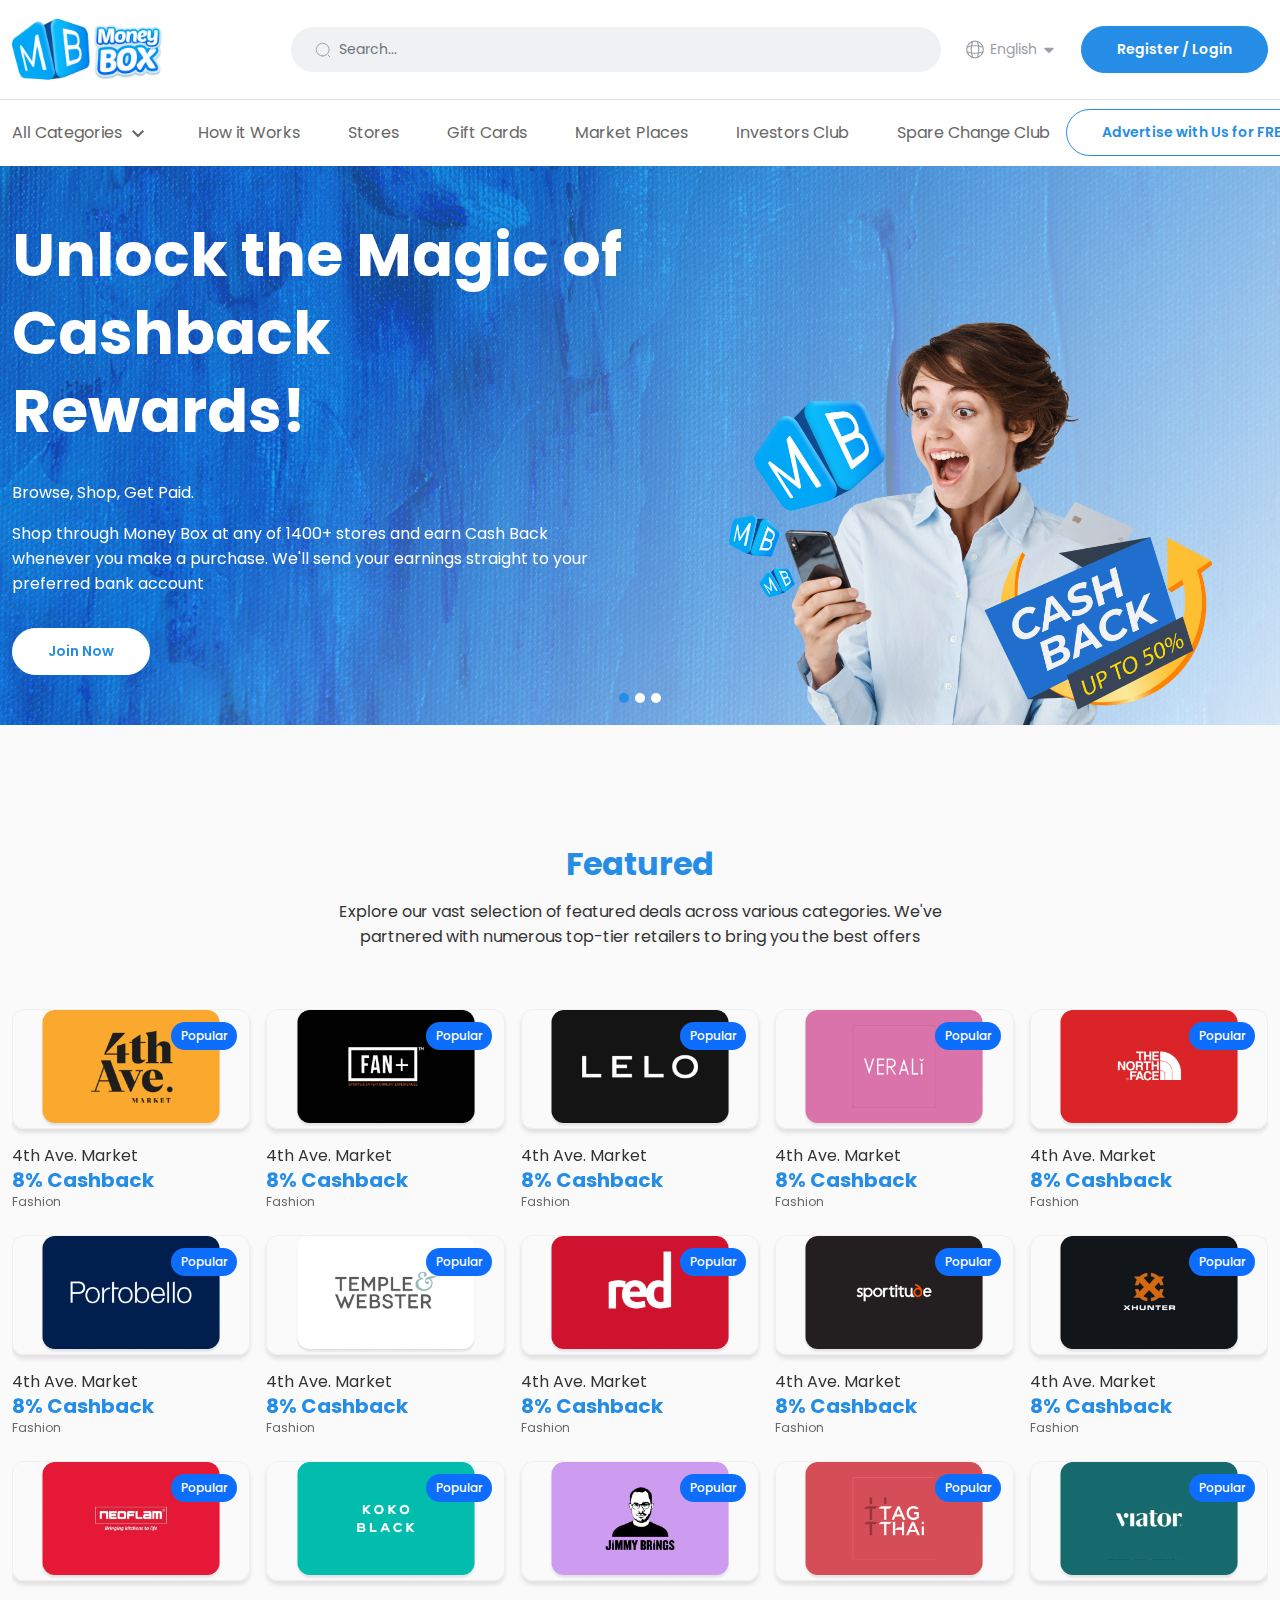
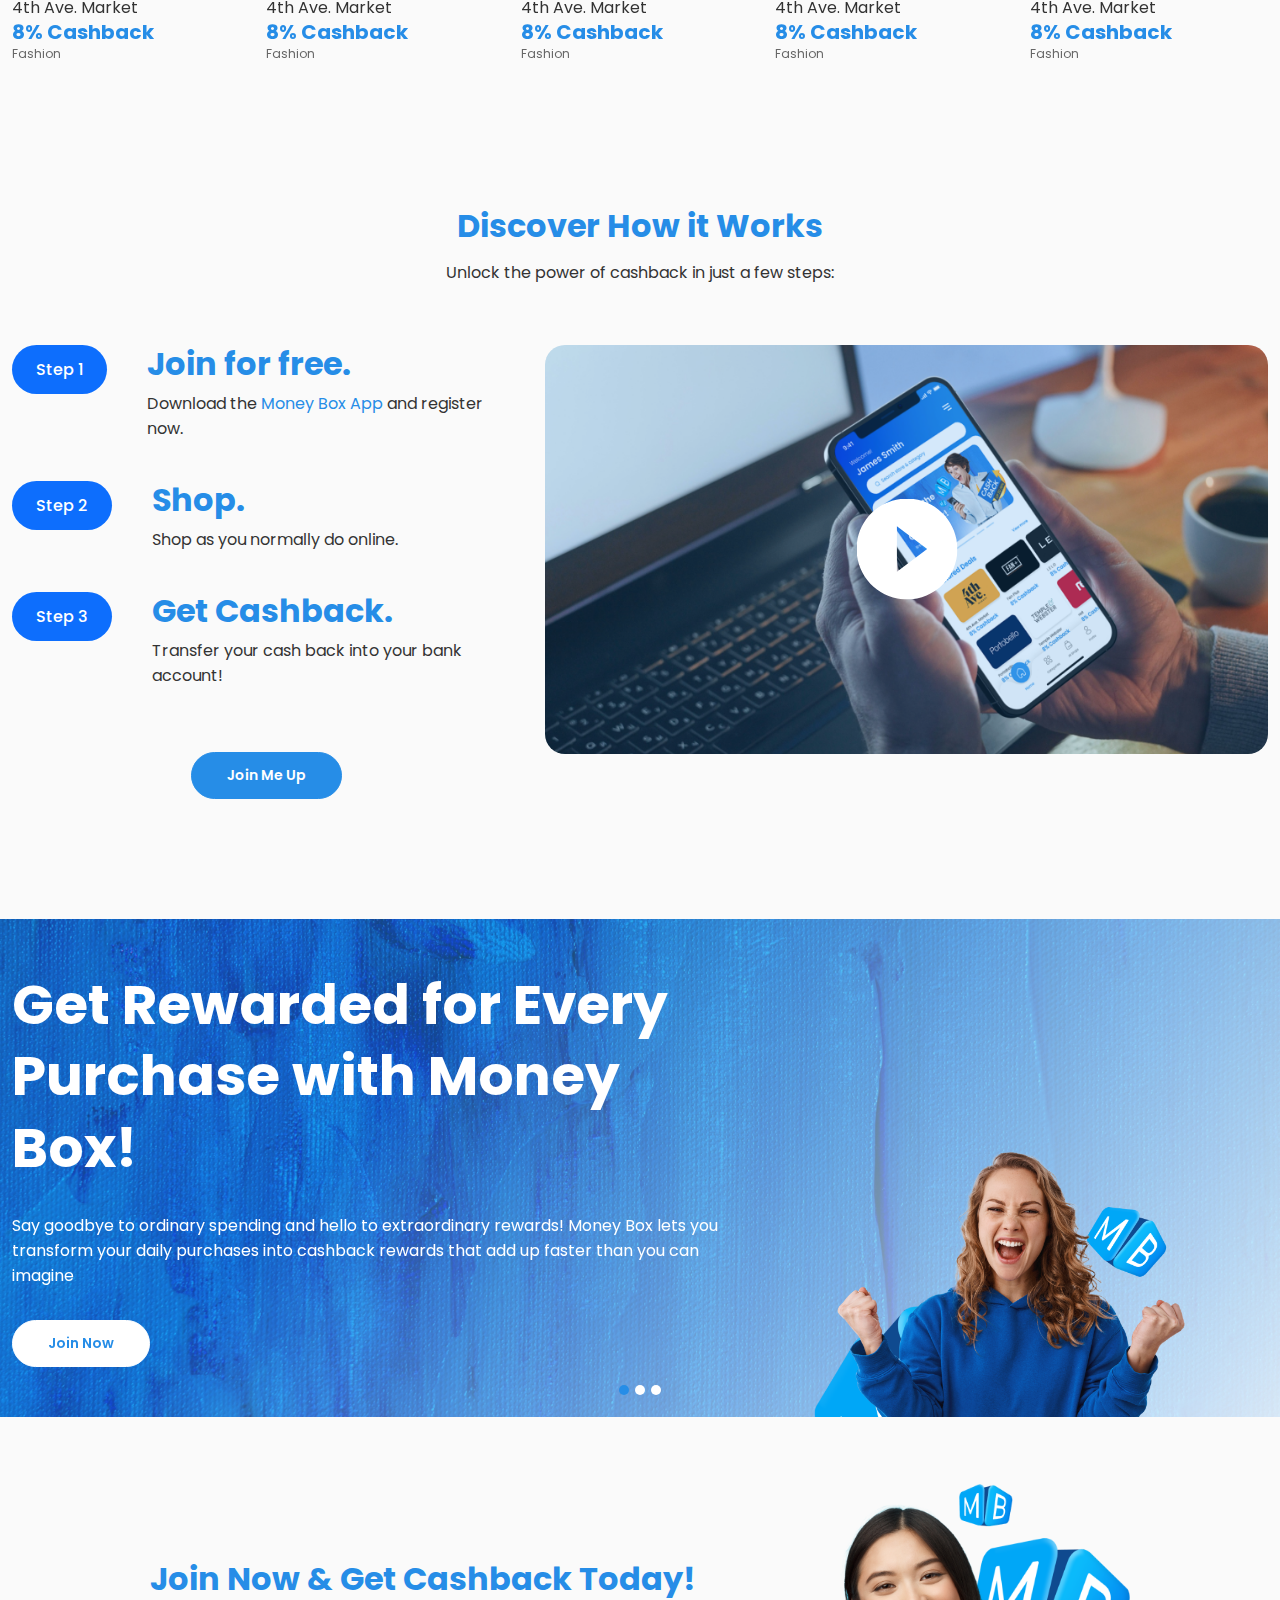
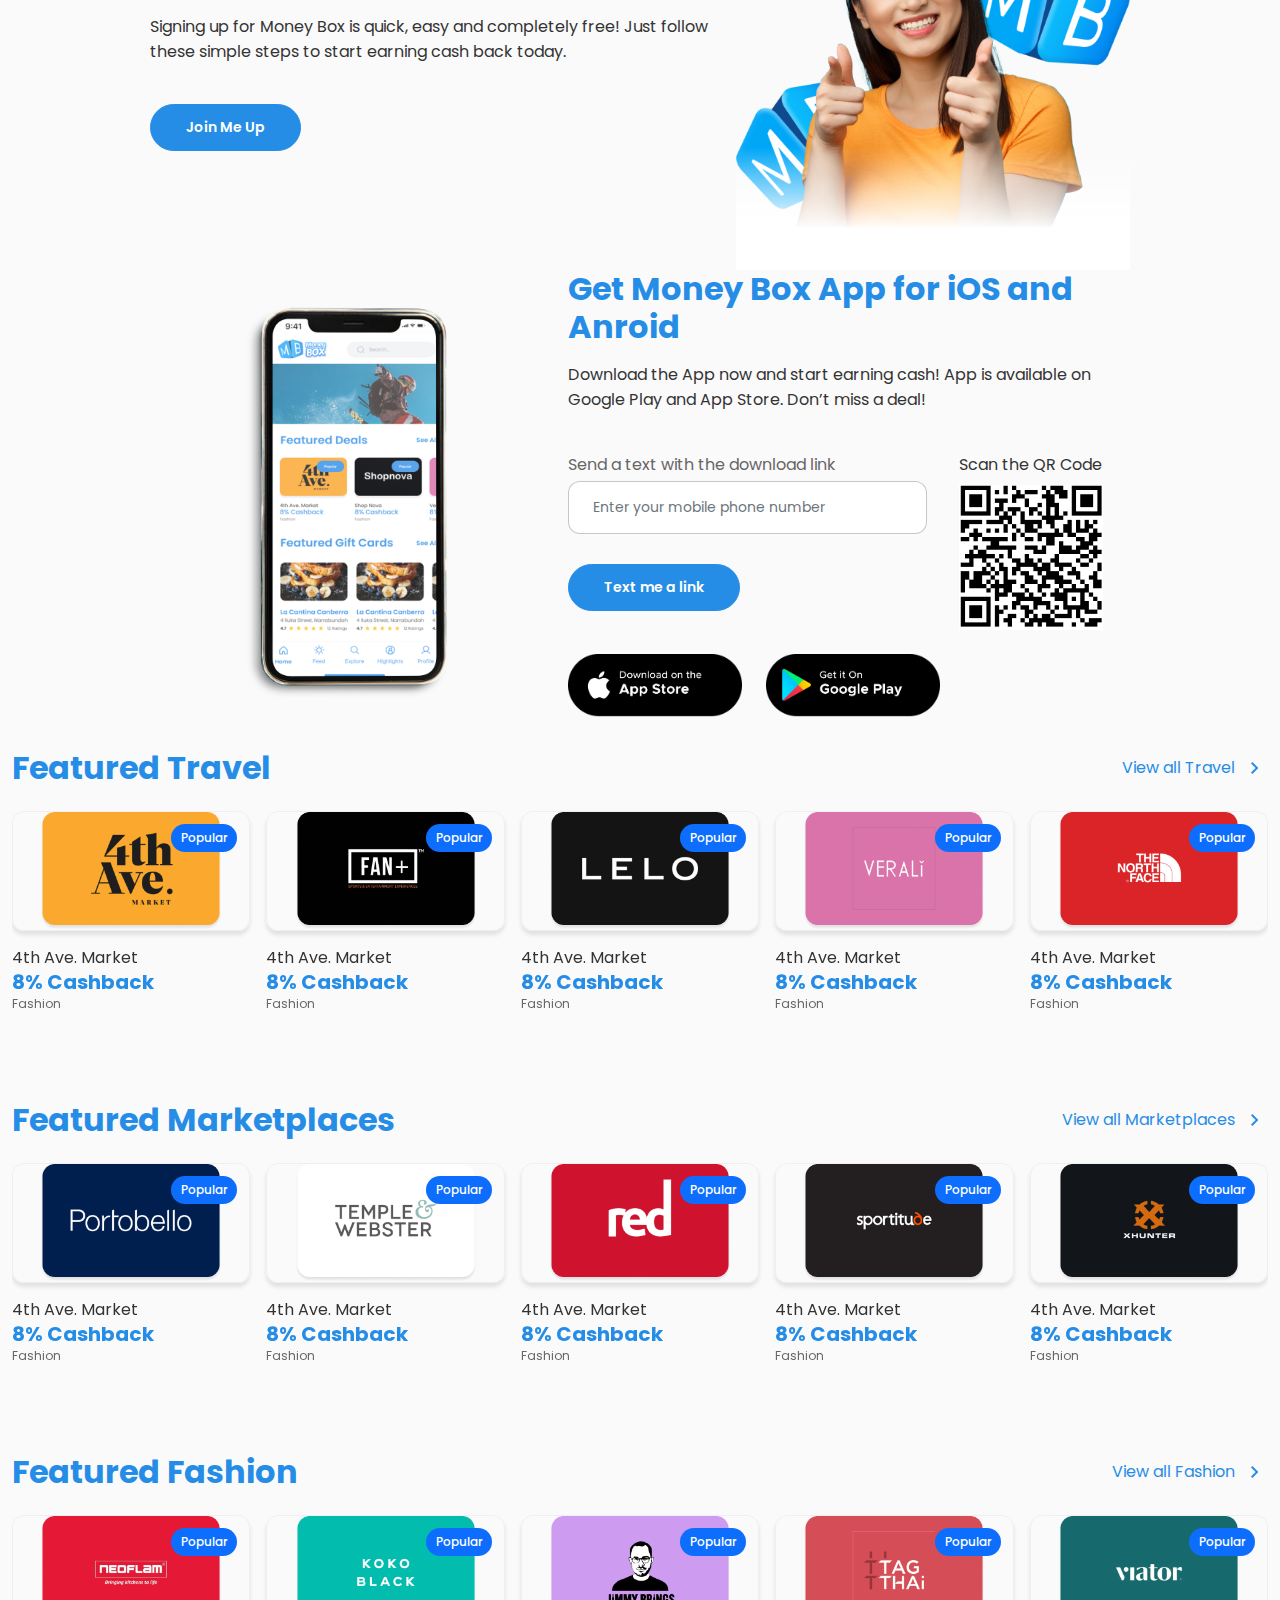
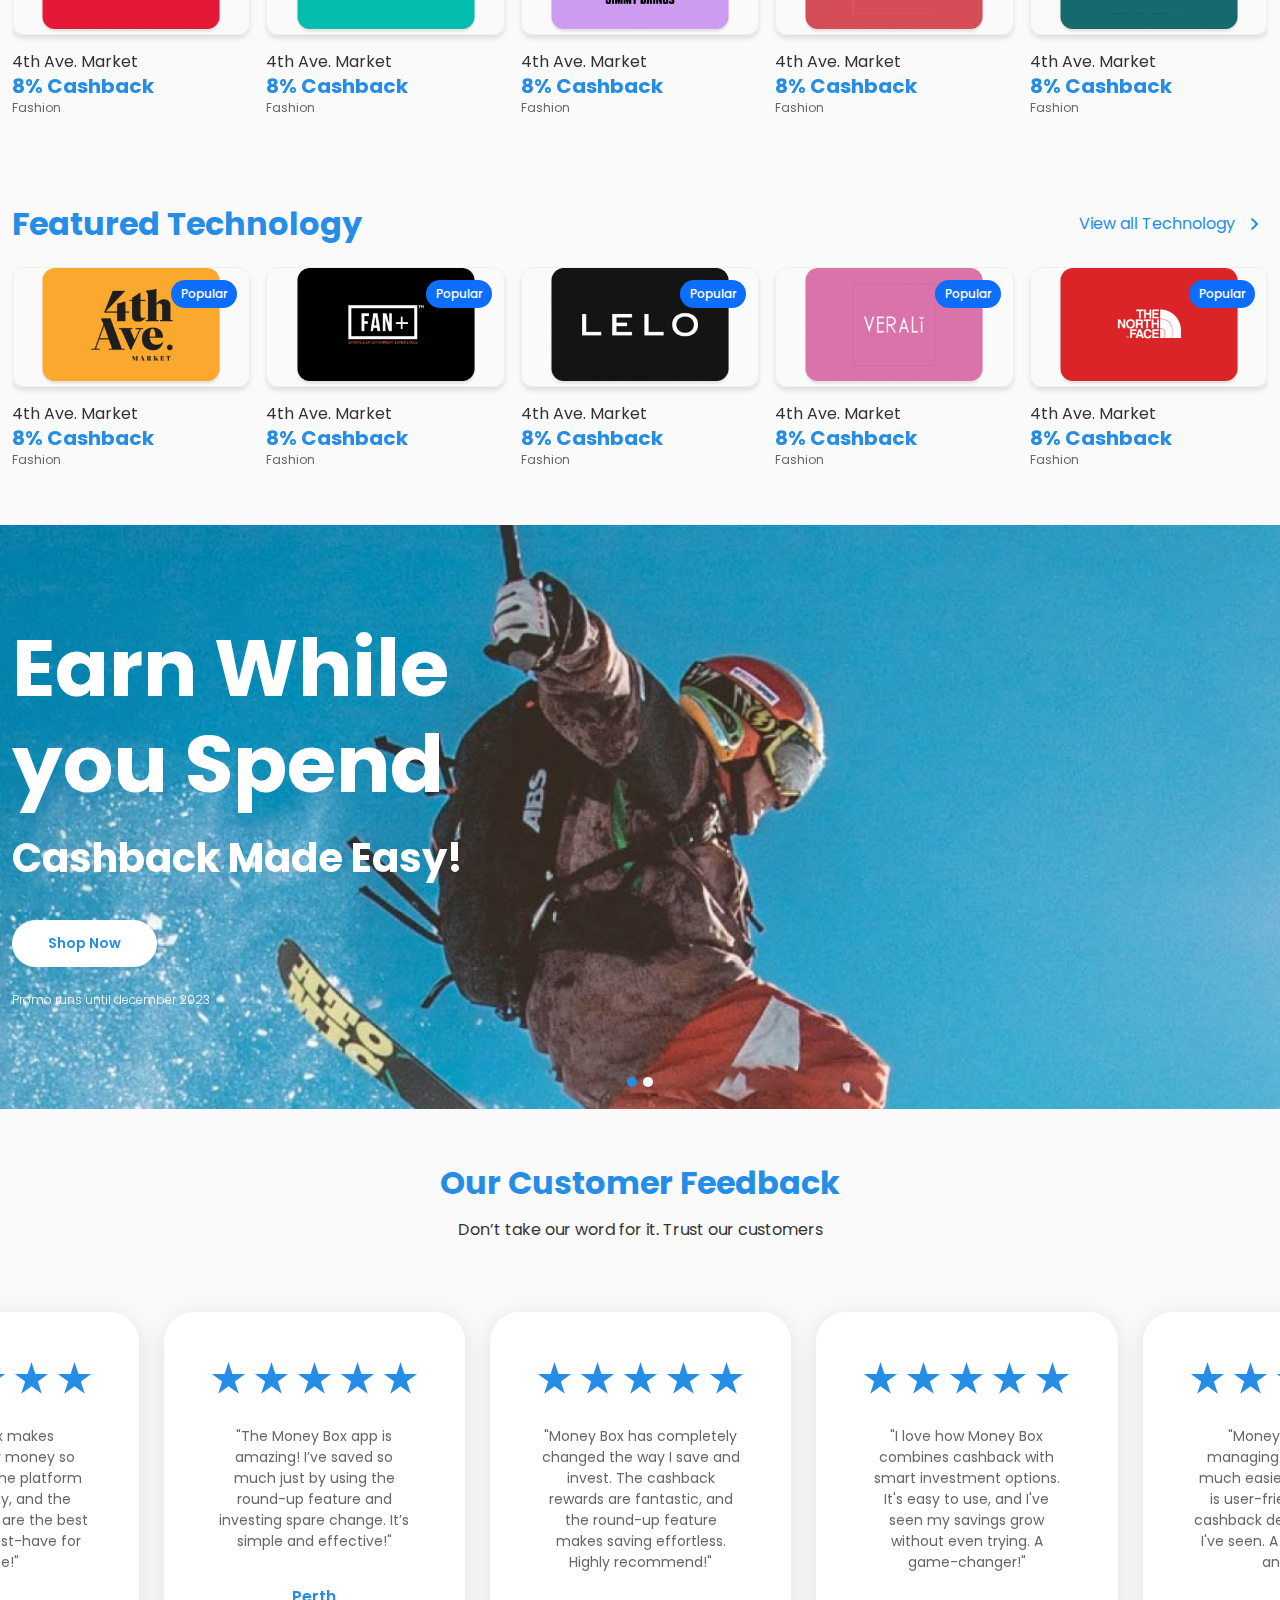
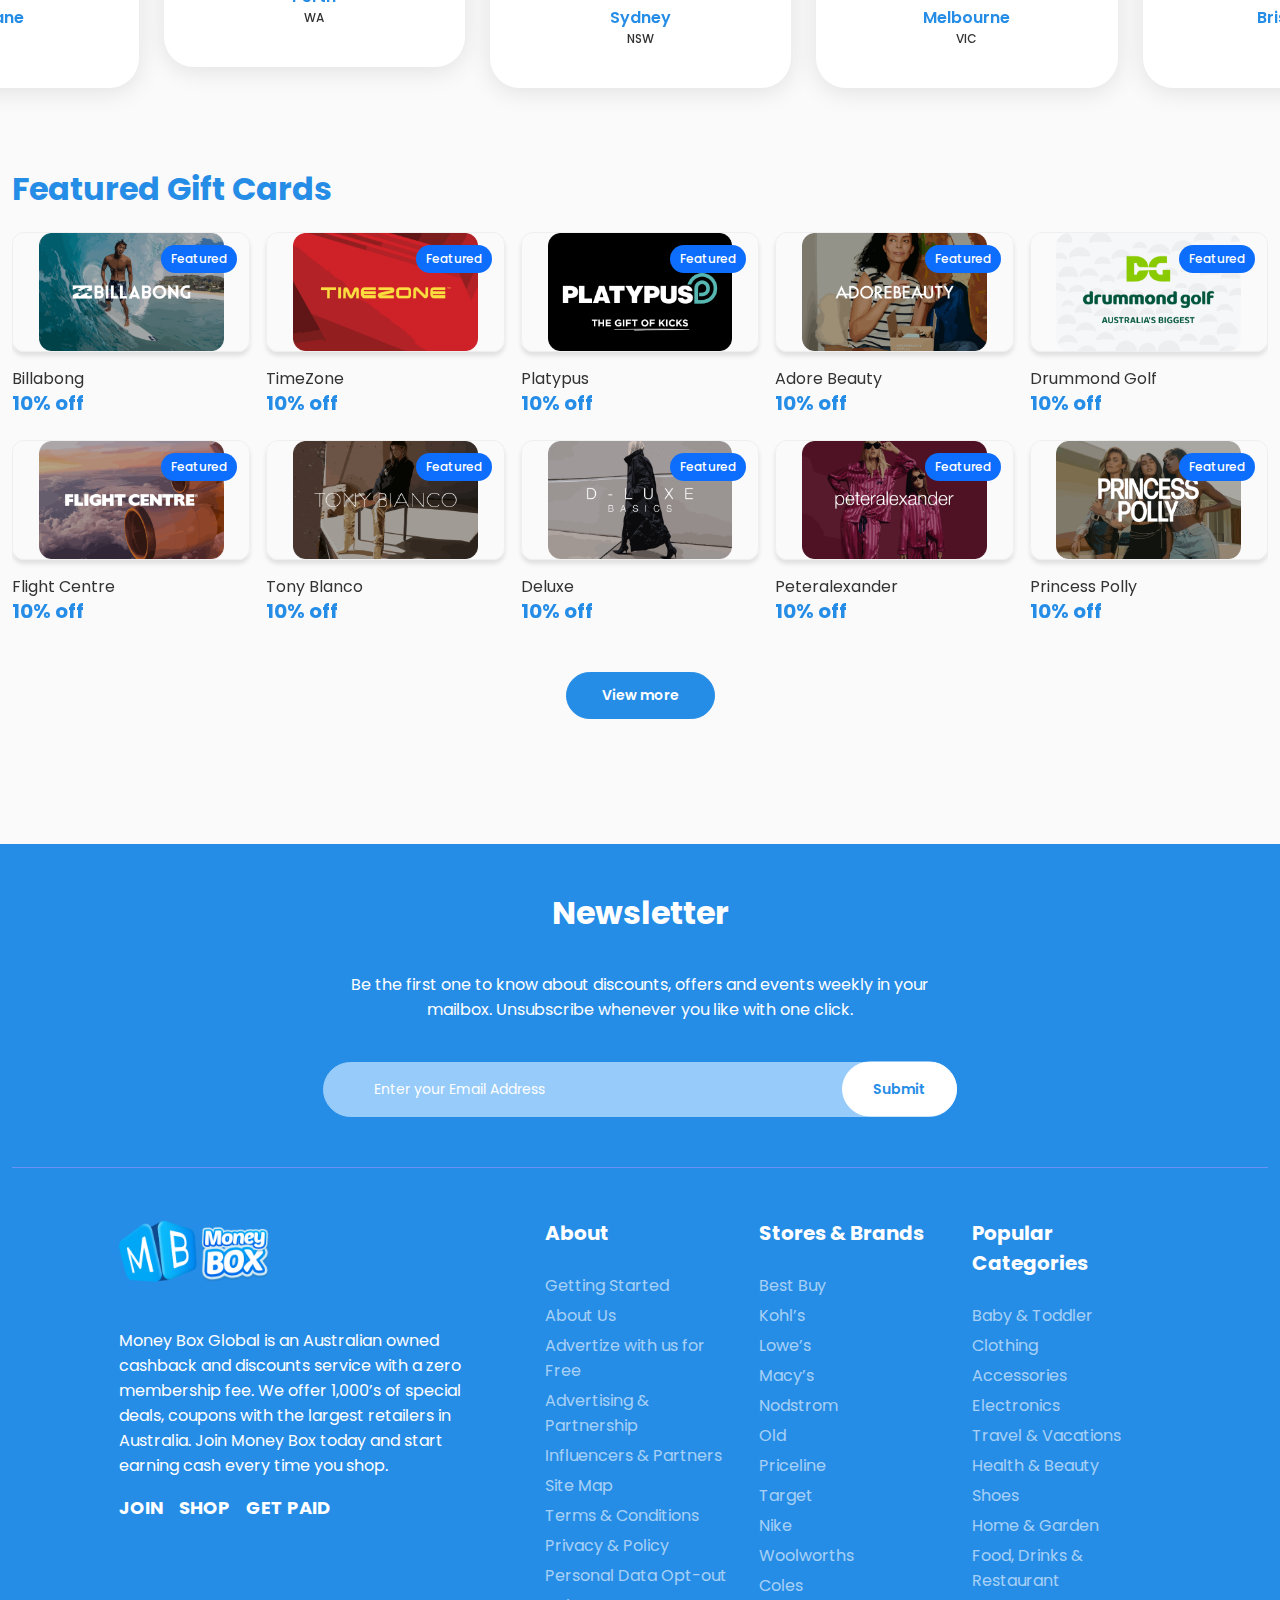
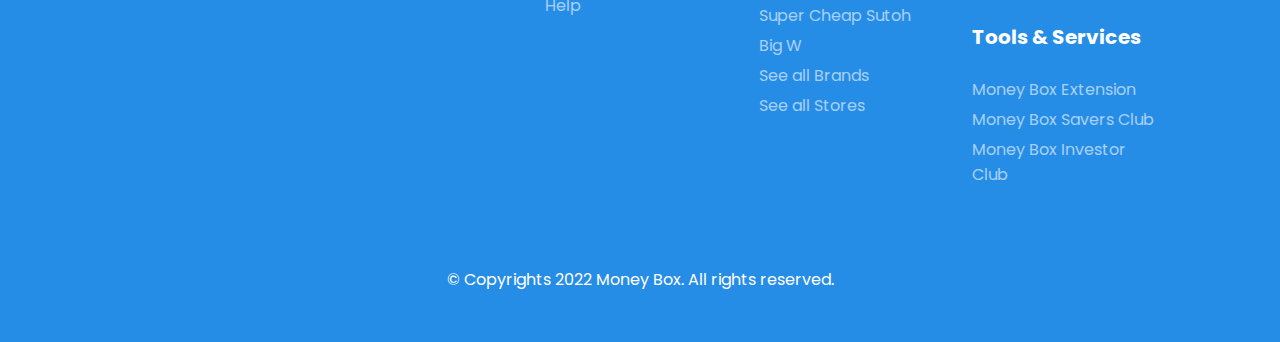
<file: index.html>
<!doctype html>
<html lang="en">

<head>
    <meta charset="utf-8">
    <meta name="viewport" content="width=device-width, initial-scale=1">
    <title>Money Box</title>
    <!-- Bootstrap CSS -->
    <link href="css/bootstrap.min.css" rel="stylesheet">

    <!-- Owl Carousel CSS -->
    <link href="css/owl.carousel.min.css" rel="stylesheet">
    <link href="css/owl.theme.default.min.css" rel="stylesheet">

    <!-- Custom CSS -->
    <link href="css/style.css" rel="stylesheet">
    <link href="css/responsive.css" rel="stylesheet">
</head>

<body>
    <!-- Header Section Start -->
    <header class="header">
        <div class="container py-3 top-header">
            <div class="row align-items-center justify-content-between">
                <div class="col-md-2 col-3">
                    <a href="index.html" class="logo">
                        <img class="d-md-block d-none" src="image/logo.png" alt="logo" />
                        <img class="d-md-none d-block" src="image/small-logo.png" alt="logo" />
                    </a>
                </div>
                <div class="col-md-10 col-9 d-flex justify-content-end align-items-center gap-md-4 gap-2">
                    <form class="search-bar">
                        <div class="position-relative">
                            <input type="search" class="form-control shadow-none" placeholder="Search..." />
                            <img class="position-absolute top-50 start-0 translate-middle-y ms-md-4 ms-3"
                                src="image/search_icon.svg" alt="Search" />
                        </div>
                    </form>
                    <div class="d-md-flex d-none">
                        <img src="image/language_icon.svg" alt="Search" />
                        <select class="form-control border-0 shadow-none language-select">
                            <option selected>English</option>
                            <option value="Hindi">Hindi</option>
                        </select>
                    </div>
                    <a href="logged.html" class="btn btn-primary btn-custom">Register / Login</a>
                </div>
            </div>
        </div>
        <navbar class="navbar-header d-block">
            <div class="container">
                <div class="d-flex align-items-center justify-content-between gap-3">
                    <ul class="navbar-nav flex-row gap-md-5 gap-3">
                        <li class="nav-item">
                            <a href="#" class="nav-link dropdown-menu-custom">
                                All Categories
                                <svg xmlns="http://www.w3.org/2000/svg" height="24px" viewBox="0 -960 960 960"
                                    width="24px" fill="#666666">
                                    <path d="M480-344 240-584l56-56 184 184 184-184 56 56-240 240Z" />
                                </svg>
                            </a>
                            <div class="dropdown-menu-open">
                                <div class="container">
                                    <div class="row">
                                        <div class="col-md-3 col-6 d-flex flex-column gap-3">
                                            <a href="#">Travel</a>
                                            <a href="#">Pets</a>
                                            <a href="#">Alcohol</a>
                                            <a href="#">Kids</a>
                                        </div>
                                        <div class="col-md-3 col-6 d-flex flex-column gap-3">
                                            <a href="#">All Stores</a>
                                            <a href="#">Auto</a>
                                            <a href="#">Beauty & Health</a>
                                            <a href="#">Market Places</a>
                                        </div>
                                        <div class="col-md-3 col-6 d-flex flex-column gap-3">
                                            <a href="#">Technology</a>
                                            <a href="#">Entertainment</a>
                                            <a href="#">Fashion</a>
                                            <a href="#">Food & Groceries</a>
                                        </div>
                                        <div class="col-md-3 col-6 d-flex flex-column gap-3">
                                            <a href="#">Home & Garden</a>
                                            <a href="#">Sports & Outdoors</a>
                                            <a href="#">Cosmetics</a>
                                            <a href="#">Software Subscriptions</a>
                                        </div>
                                    </div>
                                </div>
                            </div>
                        </li>
                        <li class="nav-item">
                            <a href="#" class="nav-link">How it Works</a>
                        </li>
                        <li class="nav-item">
                            <a href="#" class="nav-link">Stores</a>
                        </li>
                        <li class="nav-item">
                            <a href="#" class="nav-link">Gift Cards</a>
                        </li>
                        <li class="nav-item">
                            <a href="#" class="nav-link">Market Places</a>
                        </li>
                        <li class="nav-item">
                            <a href="#" class="nav-link">Investors Club</a>
                        </li>
                        <li class="nav-item">
                            <a href="#" class="nav-link">Spare Change Club</a>
                        </li>
                    </ul>
                    <a href="#" class="btn btn-outline-primary btn-custom">Advertise with Us for FREE</a>
                </div>
            </div>
        </navbar>
    </header>
    <!-- Header Section End -->

    <!-- Banner Section Start -->
    <section class="banner">
        <div class="container">
            <div class="owl-carousel-banner owl-carousel owl-theme">
                <div class="item">
                    <div class="row align-items-end">
                        <div class="col-md-6">
                            <div class="banner-section">
                                <h1 class="text-white">Unlock the Magic of Cashback Rewards!</h1>
                                <p class="text-white">Browse, Shop, Get Paid.</p>
                                <p class="text-white">Shop through Money Box at any of 1400+ stores and earn Cash Back
                                    whenever you make a purchase. We'll send your earnings straight to your preferred
                                    bank account</p>
                                <a href="#" class="btn btn-white btn-custom mt-3">Join Now</a>
                            </div>
                        </div>
                        <div class="col-md-6 text-end">
                            <img src="image/banner-img.png" alt="" />
                        </div>
                    </div>
                </div>
                <div class="item">
                    <div class="row align-items-end">
                        <div class="col-md-6">
                            <div class="banner-section">
                                <h1 class="text-white">Unlock the Magic of Cashback Rewards!</h1>
                                <p class="text-white">Browse, Shop, Get Paid.</p>
                                <p class="text-white">Shop through Money Box at any of 1400+ stores and earn Cash Back
                                    whenever you make a purchase. We'll send your earnings straight to your preferred
                                    bank account</p>
                                <a href="#" class="btn btn-white btn-custom mt-3">Join Now</a>
                            </div>
                        </div>
                        <div class="col-md-6 text-end">
                            <img src="image/banner-img.png" alt="" />
                        </div>
                    </div>
                </div>
                <div class="item">
                    <div class="row align-items-end">
                        <div class="col-md-6">
                            <div class="banner-section">
                                <h1 class="text-white">Unlock the Magic of Cashback Rewards!</h1>
                                <p class="text-white">Browse, Shop, Get Paid.</p>
                                <p class="text-white">Shop through Money Box at any of 1400+ stores and earn Cash Back
                                    whenever you make a purchase. We'll send your earnings straight to your preferred
                                    bank account</p>
                                <a href="#" class="btn btn-white btn-custom mt-3">Join Now</a>
                            </div>
                        </div>
                        <div class="col-md-6 text-end">
                            <img src="image/banner-img.png" alt="" />
                        </div>
                    </div>
                </div>
            </div>
        </div>
    </section>
    <!-- Banner Section End -->

    <!-- Featured Section Start -->
    <section class="featured">
        <div class="container">
            <div class="heading-section text-center">
                <h2>Featured</h2>
                <p>Explore our vast selection of featured deals across various categories. We've partnered with numerous
                    top-tier retailers to bring you the best offers</p>
            </div>
            <div class="owl-carousel-Featured owl-carousel owl-theme">
                <div class="item">
                    <a href="#" class="featured-inner">
                        <div class="position-relative">
                            <img src="image/featured-1.png" alt="Featured" />
                            <span class="position-absolute top-0 end-0 badge bg-primary">Popular</span>
                        </div>
                        <p>4th Ave. Market</p>
                        <h3>8% Cashback</h3>
                        <p>Fashion</p>
                    </a>
                </div>
                <div class="item">
                    <a href="#" class="featured-inner">
                        <div class="position-relative">
                            <img src="image/featured-2.png" alt="Featured" />
                            <span class="position-absolute top-0 end-0 badge bg-primary">Popular</span>
                        </div>
                        <p>4th Ave. Market</p>
                        <h3>8% Cashback</h3>
                        <p>Fashion</p>
                    </a>
                </div>
                <div class="item">
                    <a href="#" class="featured-inner">
                        <div class="position-relative">
                            <img src="image/featured-3.png" alt="Featured" />
                            <span class="position-absolute top-0 end-0 badge bg-primary">Popular</span>
                        </div>
                        <p>4th Ave. Market</p>
                        <h3>8% Cashback</h3>
                        <p>Fashion</p>
                    </a>
                </div>
                <div class="item">
                    <a href="#" class="featured-inner">
                        <div class="position-relative">
                            <img src="image/featured-4.png" alt="Featured" />
                            <span class="position-absolute top-0 end-0 badge bg-primary">Popular</span>
                        </div>
                        <p>4th Ave. Market</p>
                        <h3>8% Cashback</h3>
                        <p>Fashion</p>
                    </a>
                </div>
                <div class="item">
                    <a href="#" class="featured-inner">
                        <div class="position-relative">
                            <img src="image/featured-5.png" alt="Featured" />
                            <span class="position-absolute top-0 end-0 badge bg-primary">Popular</span>
                        </div>
                        <p>4th Ave. Market</p>
                        <h3>8% Cashback</h3>
                        <p>Fashion</p>
                    </a>
                </div>
            </div>
            <div class="owl-carousel-Featured owl-carousel owl-theme">
                <div class="item">
                    <a href="#" class="featured-inner">
                        <div class="position-relative">
                            <img src="image/featured-6.png" alt="Featured" />
                            <span class="position-absolute top-0 end-0 badge bg-primary">Popular</span>
                        </div>
                        <p>4th Ave. Market</p>
                        <h3>8% Cashback</h3>
                        <p>Fashion</p>
                    </a>
                </div>
                <div class="item">
                    <a href="#" class="featured-inner">
                        <div class="position-relative">
                            <img src="image/featured-7.png" alt="Featured" />
                            <span class="position-absolute top-0 end-0 badge bg-primary">Popular</span>
                        </div>
                        <p>4th Ave. Market</p>
                        <h3>8% Cashback</h3>
                        <p>Fashion</p>
                    </a>
                </div>
                <div class="item">
                    <a href="#" class="featured-inner">
                        <div class="position-relative">
                            <img src="image/featured-8.png" alt="Featured" />
                            <span class="position-absolute top-0 end-0 badge bg-primary">Popular</span>
                        </div>
                        <p>4th Ave. Market</p>
                        <h3>8% Cashback</h3>
                        <p>Fashion</p>
                    </a>
                </div>
                <div class="item">
                    <a href="#" class="featured-inner">
                        <div class="position-relative">
                            <img src="image/featured-9.png" alt="Featured" />
                            <span class="position-absolute top-0 end-0 badge bg-primary">Popular</span>
                        </div>
                        <p>4th Ave. Market</p>
                        <h3>8% Cashback</h3>
                        <p>Fashion</p>
                    </a>
                </div>
                <div class="item">
                    <a href="#" class="featured-inner">
                        <div class="position-relative">
                            <img src="image/featured-10.png" alt="Featured" />
                            <span class="position-absolute top-0 end-0 badge bg-primary">Popular</span>
                        </div>
                        <p>4th Ave. Market</p>
                        <h3>8% Cashback</h3>
                        <p>Fashion</p>
                    </a>
                </div>
            </div>
            <div class="owl-carousel-Featured owl-carousel owl-theme">
                <div class="item">
                    <a href="#" class="featured-inner">
                        <div class="position-relative">
                            <img src="image/featured-11.png" alt="Featured" />
                            <span class="position-absolute top-0 end-0 badge bg-primary">Popular</span>
                        </div>
                        <p>4th Ave. Market</p>
                        <h3>8% Cashback</h3>
                        <p>Fashion</p>
                    </a>
                </div>
                <div class="item">
                    <a href="#" class="featured-inner">
                        <div class="position-relative">
                            <img src="image/featured-12.png" alt="Featured" />
                            <span class="position-absolute top-0 end-0 badge bg-primary">Popular</span>
                        </div>
                        <p>4th Ave. Market</p>
                        <h3>8% Cashback</h3>
                        <p>Fashion</p>
                    </a>
                </div>
                <div class="item">
                    <a href="#" class="featured-inner">
                        <div class="position-relative">
                            <img src="image/featured-13.png" alt="Featured" />
                            <span class="position-absolute top-0 end-0 badge bg-primary">Popular</span>
                        </div>
                        <p>4th Ave. Market</p>
                        <h3>8% Cashback</h3>
                        <p>Fashion</p>
                    </a>
                </div>
                <div class="item">
                    <a href="#" class="featured-inner">
                        <div class="position-relative">
                            <img src="image/featured-14.png" alt="Featured" />
                            <span class="position-absolute top-0 end-0 badge bg-primary">Popular</span>
                        </div>
                        <p>4th Ave. Market</p>
                        <h3>8% Cashback</h3>
                        <p>Fashion</p>
                    </a>
                </div>
                <div class="item">
                    <a href="#" class="featured-inner">
                        <div class="position-relative">
                            <img src="image/featured-15.png" alt="Featured" />
                            <span class="position-absolute top-0 end-0 badge bg-primary">Popular</span>
                        </div>
                        <p>4th Ave. Market</p>
                        <h3>8% Cashback</h3>
                        <p>Fashion</p>
                    </a>
                </div>
            </div>
        </div>
    </section>
    <!-- Featured Section End -->

    <!-- Discover Section Start -->
    <section class="discover">
        <div class="container">
            <div class="heading-section text-center">
                <h2>Discover How it Works</h2>
                <p>Unlock the power of cashback in just a few steps:</p>
            </div>
            <div class="row">
                <div class="col-md-5">
                    <div class="d-flex align-items-lg-start discover-section">
                        <span class="badge bg-primary">Step 1</span>
                        <div class="discover-inner">
                            <h2 class="m-0 pb-2">Join for free.</h2>
                            <p class="m-0">Download the <a href="#">Money Box App</a> and register now.</p>
                        </div>
                    </div>
                    <div class="d-flex align-items-lg-start discover-section">
                        <span class="badge bg-primary">Step 2</span>
                        <div class="discover-inner">
                            <h2 class="m-0 pb-2">Shop.</h2>
                            <p class="m-0">Shop as you normally do online.</p>
                        </div>
                    </div>
                    <div class="d-flex align-items-lg-start discover-section">
                        <span class="badge bg-primary">Step 3</span>
                        <div class="discover-inner">
                            <h2 class="m-0 pb-2">Get Cashback.</h2>
                            <p class="m-0">Transfer your cash back into your bank account!</p>
                        </div>
                    </div>
                    <div class="text-center pt-md-4 pt-2">
                        <a href="#" class="btn btn-primary btn-custom">Join Me Up</a>
                    </div>
                </div>
                <div class="col-md-7">
                    <div class="position-relative">
                        <img class="discover-img" src="image/how-it-works.png" alt="Discover How it Works" />
                        <a href="#">
                            <img src="image/play-icon.svg" class="position-absolute top-50 start-50 translate-middle"
                                alt="Play" />
                        </a>
                    </div>
                </div>
            </div>
        </div>
    </section>
    <!-- Discover Section End -->

    <!-- Get Rewarded Section Start -->
    <section class="banner get-rewarded mb-md-4 mb-3">
        <div class="container">
            <div class="owl-carousel-banner owl-carousel owl-theme">
                <div class="item">
                    <div class="row align-items-end">
                        <div class="col-lg-7 col-md-6">
                            <div class="banner-section">
                                <h2 class="text-white">Get Rewarded for Every Purchase with Money Box!</h2>
                                <p class="text-white">Say goodbye to ordinary spending and hello to extraordinary
                                    rewards! Money Box lets you transform your daily purchases into cashback rewards
                                    that add up faster than you can imagine</p>
                                <a href="#" class="btn btn-white btn-custom mt-3">Join Now</a>
                            </div>
                        </div>
                        <div class="col-lg-5 col-md-6 text-end">
                            <img src="image/get-rewarded-img.png" alt="" />
                        </div>
                    </div>
                </div>
                <div class="item">
                    <div class="row align-items-end">
                        <div class="col-lg-7 col-md-6">
                            <div class="banner-section">
                                <h2 class="text-white">Get Rewarded for Every Purchase with Money Box!</h2>
                                <p class="text-white">Say goodbye to ordinary spending and hello to extraordinary
                                    rewards! Money Box lets you transform your daily purchases into cashback rewards
                                    that add up faster than you can imagine</p>
                                <a href="#" class="btn btn-white btn-custom mt-3">Join Now</a>
                            </div>
                        </div>
                        <div class="col-lg-5 col-md-6 text-end">
                            <img src="image/get-rewarded-img.png" alt="" />
                        </div>
                    </div>
                </div>
                <div class="item">
                    <div class="row align-items-end">
                        <div class="col-lg-7 col-md-6">
                            <div class="banner-section">
                                <h2 class="text-white">Get Rewarded for Every Purchase with Money Box!</h2>
                                <p class="text-white">Say goodbye to ordinary spending and hello to extraordinary
                                    rewards! Money Box lets you transform your daily purchases into cashback rewards
                                    that add up faster than you can imagine</p>
                                <a href="#" class="btn btn-white btn-custom mt-3">Join Now</a>
                            </div>
                        </div>
                        <div class="col-lg-5 col-md-6 text-end">
                            <img src="image/get-rewarded-img.png" alt="" />
                        </div>
                    </div>
                </div>
            </div>
        </div>
    </section>
    <!-- Get Rewarded Section End -->

    <!-- Join Now Section Start -->
    <section class="join-now">
        <div class="container">
            <div class="row align-items-center">
                <div class="col-md-7">
                    <div class="join-now-inner">
                        <h2 class="m-0 pb-3">Join Now & Get Cashback Today!</h2>
                        <p>Signing up for Money Box is quick, easy and completely free! Just follow these simple steps
                            to start earning cash back today.</p>
                        <a href="#" class="btn btn-primary btn-custom">Join Me Up</a>
                    </div>
                </div>
                <div class="col-md-5 text-start">
                    <img class="discover-img" src="image/join-now-img.png" alt="Join Now & Get Cashback Today" />
                </div>
            </div>
        </div>
    </section>
    <!-- Join Now Section End -->

    <!-- Get Money Section Start -->
    <section class="join-now get-money">
        <div class="container">
            <div class="row align-items-center">
                <div class="col-md-5 text-center">
                    <img class="discover-img" src="image/get-money-img.png" alt="Join Now & Get Cashback Today" />
                </div>
                <div class="col-md-7">
                    <div class="get-money-inner">
                        <h2 class="m-0 pb-3">Get Money Box App for iOS and Anroid</h2>
                        <p>Download the App now and start earning cash! App is available on<br /> Google Play and App
                            Store. Don’t miss a deal!</p>
                        <div class="row pt-md-4 pt-3">
                            <div class="col-md-8">
                                <form class="me-2">
                                    <label class="form-label">Send a text with the download link</label>
                                    <input name="phone" class="form-control shadow-none"
                                        placeholder="Enter your mobile phone number" type="text" />
                                    <a href="#" class="btn btn-primary btn-custom">Text me a link</a>
                                </form>
                            </div>
                            <div class="col-md-4">
                                <p class="mb-2">Scan the QR Code</p>
                                <img src="image/qr-code.png" alt="QR Code" class="qr-img"/>
                            </div>
                            <div class="col-md-8">
                                <div class="d-flex align-items-center gap-md-4 gap-2 app-btn mt-md-4 mt-3">
                                    <a href="#">
                                        <img src="image/app-store-btn.png" alt="App Store" />
                                    </a>
                                    <a href="#">
                                        <img src="image/google-play-btn.png" alt="Google Play" />
                                    </a>
                                </div>
                            </div>
                        </div>
                    </div>
                </div>
            </div>
        </div>
    </section>
    <!-- Get Money Section End -->

    <!-- Featured Travel Section Start -->
    <section class="featured featured-travel">
        <div class="container">
            <div class="row align-items-center justify-content-between mb-md-4 mb-0">
                <div class="col-md-6">
                    <h2 class="m-0">Featured Travel</h2>
                </div>
                <div class="col-md-6 text-md-end">
                    <a class="btn btn-text d-inline-flex align-items-center gap-2 px-0" href="#">
                        View all Travel
                        <svg xmlns="http://www.w3.org/2000/svg" height="24px" viewBox="0 -960 960 960" width="24px"
                            fill="#666666">
                            <path d="M504-480 320-664l56-56 240 240-240 240-56-56 184-184Z" />
                        </svg>
                    </a>
                </div>
            </div>
            <div class="owl-carousel-Featured owl-carousel owl-theme">
                <div class="item">
                    <a href="#" class="featured-inner">
                        <div class="position-relative">
                            <img src="image/featured-1.png" alt="Featured" />
                            <span class="position-absolute top-0 end-0 badge bg-primary">Popular</span>
                        </div>
                        <p>4th Ave. Market</p>
                        <h3>8% Cashback</h3>
                        <p>Fashion</p>
                    </a>
                </div>
                <div class="item">
                    <a href="#" class="featured-inner">
                        <div class="position-relative">
                            <img src="image/featured-2.png" alt="Featured" />
                            <span class="position-absolute top-0 end-0 badge bg-primary">Popular</span>
                        </div>
                        <p>4th Ave. Market</p>
                        <h3>8% Cashback</h3>
                        <p>Fashion</p>
                    </a>
                </div>
                <div class="item">
                    <a href="#" class="featured-inner">
                        <div class="position-relative">
                            <img src="image/featured-3.png" alt="Featured" />
                            <span class="position-absolute top-0 end-0 badge bg-primary">Popular</span>
                        </div>
                        <p>4th Ave. Market</p>
                        <h3>8% Cashback</h3>
                        <p>Fashion</p>
                    </a>
                </div>
                <div class="item">
                    <a href="#" class="featured-inner">
                        <div class="position-relative">
                            <img src="image/featured-4.png" alt="Featured" />
                            <span class="position-absolute top-0 end-0 badge bg-primary">Popular</span>
                        </div>
                        <p>4th Ave. Market</p>
                        <h3>8% Cashback</h3>
                        <p>Fashion</p>
                    </a>
                </div>
                <div class="item">
                    <a href="#" class="featured-inner">
                        <div class="position-relative">
                            <img src="image/featured-5.png" alt="Featured" />
                            <span class="position-absolute top-0 end-0 badge bg-primary">Popular</span>
                        </div>
                        <p>4th Ave. Market</p>
                        <h3>8% Cashback</h3>
                        <p>Fashion</p>
                    </a>
                </div>
            </div>
        </div>
    </section>
    <!-- Featured Travel Section End -->

    <!-- Featured Marketplaces Section Start -->
    <section class="featured featured-travel">
        <div class="container">
            <div class="row align-items-center justify-content-between mb-md-4 mb-0">
                <div class="col-md-6">
                    <h2 class="m-0">Featured Marketplaces</h2>
                </div>
                <div class="col-md-6 text-md-end">
                    <a class="btn btn-text d-inline-flex align-items-center gap-2 px-0" href="#">
                        View all Marketplaces
                        <svg xmlns="http://www.w3.org/2000/svg" height="24px" viewBox="0 -960 960 960" width="24px"
                            fill="#666666">
                            <path d="M504-480 320-664l56-56 240 240-240 240-56-56 184-184Z" />
                        </svg>
                    </a>
                </div>
            </div>
            <div class="owl-carousel-Featured owl-carousel owl-theme">
                <div class="item">
                    <a href="#" class="featured-inner">
                        <div class="position-relative">
                            <img src="image/featured-6.png" alt="Featured" />
                            <span class="position-absolute top-0 end-0 badge bg-primary">Popular</span>
                        </div>
                        <p>4th Ave. Market</p>
                        <h3>8% Cashback</h3>
                        <p>Fashion</p>
                    </a>
                </div>
                <div class="item">
                    <a href="#" class="featured-inner">
                        <div class="position-relative">
                            <img src="image/featured-7.png" alt="Featured" />
                            <span class="position-absolute top-0 end-0 badge bg-primary">Popular</span>
                        </div>
                        <p>4th Ave. Market</p>
                        <h3>8% Cashback</h3>
                        <p>Fashion</p>
                    </a>
                </div>
                <div class="item">
                    <a href="#" class="featured-inner">
                        <div class="position-relative">
                            <img src="image/featured-8.png" alt="Featured" />
                            <span class="position-absolute top-0 end-0 badge bg-primary">Popular</span>
                        </div>
                        <p>4th Ave. Market</p>
                        <h3>8% Cashback</h3>
                        <p>Fashion</p>
                    </a>
                </div>
                <div class="item">
                    <a href="#" class="featured-inner">
                        <div class="position-relative">
                            <img src="image/featured-9.png" alt="Featured" />
                            <span class="position-absolute top-0 end-0 badge bg-primary">Popular</span>
                        </div>
                        <p>4th Ave. Market</p>
                        <h3>8% Cashback</h3>
                        <p>Fashion</p>
                    </a>
                </div>
                <div class="item">
                    <a href="#" class="featured-inner">
                        <div class="position-relative">
                            <img src="image/featured-10.png" alt="Featured" />
                            <span class="position-absolute top-0 end-0 badge bg-primary">Popular</span>
                        </div>
                        <p>4th Ave. Market</p>
                        <h3>8% Cashback</h3>
                        <p>Fashion</p>
                    </a>
                </div>
            </div>
        </div>
    </section>
    <!-- Featured Marketplaces Section End -->

    <!-- Featured Fashion Section Start -->
    <section class="featured featured-travel">
        <div class="container">
            <div class="row align-items-center justify-content-between mb-md-4 mb-0">
                <div class="col-md-6">
                    <h2 class="m-0">Featured Fashion</h2>
                </div>
                <div class="col-md-6 text-md-end">
                    <a class="btn btn-text d-inline-flex align-items-center gap-2 px-0" href="#">
                        View all Fashion
                        <svg xmlns="http://www.w3.org/2000/svg" height="24px" viewBox="0 -960 960 960" width="24px"
                            fill="#666666">
                            <path d="M504-480 320-664l56-56 240 240-240 240-56-56 184-184Z" />
                        </svg>
                    </a>
                </div>
            </div>
            <div class="owl-carousel-Featured owl-carousel owl-theme">
                <div class="item">
                    <a href="#" class="featured-inner">
                        <div class="position-relative">
                            <img src="image/featured-11.png" alt="Featured" />
                            <span class="position-absolute top-0 end-0 badge bg-primary">Popular</span>
                        </div>
                        <p>4th Ave. Market</p>
                        <h3>8% Cashback</h3>
                        <p>Fashion</p>
                    </a>
                </div>
                <div class="item">
                    <a href="#" class="featured-inner">
                        <div class="position-relative">
                            <img src="image/featured-12.png" alt="Featured" />
                            <span class="position-absolute top-0 end-0 badge bg-primary">Popular</span>
                        </div>
                        <p>4th Ave. Market</p>
                        <h3>8% Cashback</h3>
                        <p>Fashion</p>
                    </a>
                </div>
                <div class="item">
                    <a href="#" class="featured-inner">
                        <div class="position-relative">
                            <img src="image/featured-13.png" alt="Featured" />
                            <span class="position-absolute top-0 end-0 badge bg-primary">Popular</span>
                        </div>
                        <p>4th Ave. Market</p>
                        <h3>8% Cashback</h3>
                        <p>Fashion</p>
                    </a>
                </div>
                <div class="item">
                    <a href="#" class="featured-inner">
                        <div class="position-relative">
                            <img src="image/featured-14.png" alt="Featured" />
                            <span class="position-absolute top-0 end-0 badge bg-primary">Popular</span>
                        </div>
                        <p>4th Ave. Market</p>
                        <h3>8% Cashback</h3>
                        <p>Fashion</p>
                    </a>
                </div>
                <div class="item">
                    <a href="#" class="featured-inner">
                        <div class="position-relative">
                            <img src="image/featured-15.png" alt="Featured" />
                            <span class="position-absolute top-0 end-0 badge bg-primary">Popular</span>
                        </div>
                        <p>4th Ave. Market</p>
                        <h3>8% Cashback</h3>
                        <p>Fashion</p>
                    </a>
                </div>
            </div>
        </div>
    </section>
    <!-- Featured Fashion Section End -->

    <!-- Featured Technology Section Start -->
    <section class="featured featured-travel">
        <div class="container">
            <div class="row align-items-center justify-content-between mb-md-4 mb-0">
                <div class="col-md-6">
                    <h2 class="m-0">Featured Technology</h2>
                </div>
                <div class="col-md-6 text-md-end">
                    <a class="btn btn-text d-inline-flex align-items-center gap-2 px-0" href="#">
                        View all Technology
                        <svg xmlns="http://www.w3.org/2000/svg" height="24px" viewBox="0 -960 960 960" width="24px"
                            fill="#666666">
                            <path d="M504-480 320-664l56-56 240 240-240 240-56-56 184-184Z" />
                        </svg>
                    </a>
                </div>
            </div>
            <div class="owl-carousel-Featured owl-carousel owl-theme">
                <div class="item">
                    <a href="#" class="featured-inner">
                        <div class="position-relative">
                            <img src="image/featured-1.png" alt="Featured" />
                            <span class="position-absolute top-0 end-0 badge bg-primary">Popular</span>
                        </div>
                        <p>4th Ave. Market</p>
                        <h3>8% Cashback</h3>
                        <p>Fashion</p>
                    </a>
                </div>
                <div class="item">
                    <a href="#" class="featured-inner">
                        <div class="position-relative">
                            <img src="image/featured-2.png" alt="Featured" />
                            <span class="position-absolute top-0 end-0 badge bg-primary">Popular</span>
                        </div>
                        <p>4th Ave. Market</p>
                        <h3>8% Cashback</h3>
                        <p>Fashion</p>
                    </a>
                </div>
                <div class="item">
                    <a href="#" class="featured-inner">
                        <div class="position-relative">
                            <img src="image/featured-3.png" alt="Featured" />
                            <span class="position-absolute top-0 end-0 badge bg-primary">Popular</span>
                        </div>
                        <p>4th Ave. Market</p>
                        <h3>8% Cashback</h3>
                        <p>Fashion</p>
                    </a>
                </div>
                <div class="item">
                    <a href="#" class="featured-inner">
                        <div class="position-relative">
                            <img src="image/featured-4.png" alt="Featured" />
                            <span class="position-absolute top-0 end-0 badge bg-primary">Popular</span>
                        </div>
                        <p>4th Ave. Market</p>
                        <h3>8% Cashback</h3>
                        <p>Fashion</p>
                    </a>
                </div>
                <div class="item">
                    <a href="#" class="featured-inner">
                        <div class="position-relative">
                            <img src="image/featured-5.png" alt="Featured" />
                            <span class="position-absolute top-0 end-0 badge bg-primary">Popular</span>
                        </div>
                        <p>4th Ave. Market</p>
                        <h3>8% Cashback</h3>
                        <p>Fashion</p>
                    </a>
                </div>
            </div>
        </div>
    </section>
    <!-- Featured Technology Section End -->

    <!-- Earn While Section Start -->
    <section class="earn-while">
        <div class="owl-carousel-earn-while owl-carousel owl-theme">
            <div class="item" style="background-image: url(./image/earn-while-bg.jpg);">
                <div class="container">
                    <div class="banner-section">
                        <h2 class="text-white">Earn While you Spend</h2>
                        <h3 class="text-white">Cashback Made Easy!</h3>
                        <a href="#" class="btn btn-white btn-custom mt-3">Shop Now</a>
                        <p class="text-white mb-0">Promo runs until december 2023</p>
                    </div>
                </div>
            </div>
            <div class="item" style="background-image: url(./image/earn-while-bg.jpg);">
                <div class="container">
                    <div class="banner-section">
                        <h2 class="text-white">Earn While you Spend</h2>
                        <h3 class="text-white">Cashback Made Easy!</h3>
                        <a href="#" class="btn btn-white btn-custom mt-3">Shop Now</a>
                        <p class="text-white mb-0">Promo runs until december 2023</p>
                    </div>
                </div>
            </div>
        </div>
    </section>
    <!-- Earn While Section End -->

    <!-- Our Customer Feedback Section Start -->
    <section class="feedback">
        <div class="container">
            <div class="heading-section text-center">
                <h2>Our Customer Feedback</h2>
                <p>Don’t take our word for it. Trust our customers</p>
            </div>
        </div>
        <div class="owl-carousel-feedback owl-carousel owl-theme">
            <div class="item">
                <div class="feedback-inner text-center">
                    <div class="d-flex justify-content-center align-items-center gap-2">
                        <img src="image/star-icon.svg" alt="star"/>
                        <img src="image/star-icon.svg" alt="star"/>
                        <img src="image/star-icon.svg" alt="star"/>
                        <img src="image/star-icon.svg" alt="star"/>
                        <img src="image/star-icon.svg" alt="star"/>
                    </div>
                    <p class="mt-4 pt-2">"Money Box has completely changed the way I save and invest. The cashback rewards are fantastic, and the round-up feature makes saving effortless. Highly recommend!"</p>
                    <h4 class="m-0 mt-md-4 mt-3 pt-2">Sydney</h4>
                    <p class="name">NSW</p>
                </div>
            </div>
            <div class="item">
                <div class="feedback-inner text-center">
                    <div class="d-flex justify-content-center align-items-center gap-2">
                        <img src="image/star-icon.svg" alt="star"/>
                        <img src="image/star-icon.svg" alt="star"/>
                        <img src="image/star-icon.svg" alt="star"/>
                        <img src="image/star-icon.svg" alt="star"/>
                        <img src="image/star-icon.svg" alt="star"/>
                    </div>
                    <p class="mt-4 pt-2">"I love how Money Box combines cashback with smart investment options. It's easy to use, and I've seen my savings grow without even trying. A game-changer!"</p>
                    <h4 class="m-0 mt-md-4 mt-3 pt-2">Melbourne</h4>
                    <p class="name">VIC</p>
                </div>
            </div>
            <div class="item">
                <div class="feedback-inner text-center">
                    <div class="d-flex justify-content-center align-items-center gap-2">
                        <img src="image/star-icon.svg" alt="star"/>
                        <img src="image/star-icon.svg" alt="star"/>
                        <img src="image/star-icon.svg" alt="star"/>
                        <img src="image/star-icon.svg" alt="star"/>
                        <img src="image/star-icon.svg" alt="star"/>
                    </div>
                    <p class="mt-4 pt-2">"Money Box makes managing my money so much easier. The platform is user-friendly, and the cashback deals are the best I've seen. A must-have for anyone!"</p>
                    <h4 class="m-0 mt-md-4 mt-3 pt-2">Brisbane</h4>
                    <p class="name">QLD</p>
                </div>
            </div>
            <div class="item">
                <div class="feedback-inner text-center">
                    <div class="d-flex justify-content-center align-items-center gap-2">
                        <img src="image/star-icon.svg" alt="star"/>
                        <img src="image/star-icon.svg" alt="star"/>
                        <img src="image/star-icon.svg" alt="star"/>
                        <img src="image/star-icon.svg" alt="star"/>
                        <img src="image/star-icon.svg" alt="star"/>
                    </div>
                    <p class="mt-4 pt-2">"The Money Box app is amazing! I’ve saved so much just by using the round-up feature and investing spare change. It’s simple and effective!"</p>
                    <h4 class="m-0 mt-md-4 mt-3 pt-2">Perth</h4>
                    <p class="name">WA</p>
                </div>
            </div>
        </div>
    </section>
    <!-- Our Customer Feedback Section End -->

    <!-- Featured Gift Cards Section Start -->
    <section class="featured featured-travel gift-cards">
        <div class="container">
            <div class="row align-items-center justify-content-between mb-md-4 mb-3">
                <div class="col-12">
                    <h2 class="m-0">Featured Gift Cards</h2>
                </div>
            </div>
            <div class="owl-carousel-Featured owl-carousel owl-theme">
                <div class="item">
                    <a href="#" class="featured-inner">
                        <div class="position-relative">
                            <img src="image/featured-gift-cards-1.png" alt="Featured" />
                            <span class="position-absolute top-0 end-0 badge bg-primary">Featured</span>
                        </div>
                        <p>Billabong</p>
                        <h3>10% off</h3>
                    </a>
                </div>
                <div class="item">
                    <a href="#" class="featured-inner">
                        <div class="position-relative">
                            <img src="image/featured-gift-cards-2.png" alt="Featured" />
                            <span class="position-absolute top-0 end-0 badge bg-primary">Featured</span>
                        </div>
                        <p>TimeZone</p>
                        <h3>10% off</h3>
                    </a>
                </div>
                <div class="item">
                    <a href="#" class="featured-inner">
                        <div class="position-relative">
                            <img src="image/featured-gift-cards-3.png" alt="Featured" />
                            <span class="position-absolute top-0 end-0 badge bg-primary">Featured</span>
                        </div>
                        <p>Platypus</p>
                        <h3>10% off</h3>
                    </a>
                </div>
                <div class="item">
                    <a href="#" class="featured-inner">
                        <div class="position-relative">
                            <img src="image/featured-gift-cards-4.png" alt="Featured" />
                            <span class="position-absolute top-0 end-0 badge bg-primary">Featured</span>
                        </div>
                        <p>Adore Beauty</p>
                        <h3>10% off</h3>
                    </a>
                </div>
                <div class="item">
                    <a href="#" class="featured-inner">
                        <div class="position-relative">
                            <img src="image/featured-gift-cards-5.png" alt="Featured" />
                            <span class="position-absolute top-0 end-0 badge bg-primary">Featured</span>
                        </div>
                        <p>Drummond Golf</p>
                        <h3>10% off</h3>
                    </a>
                </div>
            </div>
            <div class="owl-carousel-Featured owl-carousel owl-theme">
                <div class="item">
                    <a href="#" class="featured-inner">
                        <div class="position-relative">
                            <img src="image/featured-gift-cards-6.png" alt="Featured" />
                            <span class="position-absolute top-0 end-0 badge bg-primary">Featured</span>
                        </div>
                        <p>Flight Centre</p>
                        <h3>10% off</h3>
                    </a>
                </div>
                <div class="item">
                    <a href="#" class="featured-inner">
                        <div class="position-relative">
                            <img src="image/featured-gift-cards-7.png" alt="Featured" />
                            <span class="position-absolute top-0 end-0 badge bg-primary">Featured</span>
                        </div>
                        <p>Tony Blanco</p>
                        <h3>10% off</h3>
                    </a>
                </div>
                <div class="item">
                    <a href="#" class="featured-inner">
                        <div class="position-relative">
                            <img src="image/featured-gift-cards-8.png" alt="Featured" />
                            <span class="position-absolute top-0 end-0 badge bg-primary">Featured</span>
                        </div>
                        <p>Deluxe</p>
                        <h3>10% off</h3>
                    </a>
                </div>
                <div class="item">
                    <a href="#" class="featured-inner">
                        <div class="position-relative">
                            <img src="image/featured-gift-cards-9.png" alt="Featured" />
                            <span class="position-absolute top-0 end-0 badge bg-primary">Featured</span>
                        </div>
                        <p>Peteralexander</p>
                        <h3>10% off</h3>
                    </a>
                </div>
                <div class="item">
                    <a href="#" class="featured-inner">
                        <div class="position-relative">
                            <img src="image/featured-gift-cards-10.png" alt="Featured" />
                            <span class="position-absolute top-0 end-0 badge bg-primary">Featured</span>
                        </div>
                        <p>Princess Polly</p>
                        <h3>10% off</h3>
                    </a>
                </div>
            </div>
            <div class="text-center pt-md-4 pt-2">
                <a href="#" class="btn btn-primary btn-custom">View more</a>
            </div>
        </div>
    </section>
    <!-- Featured Gift Cards Section End -->

    <!-- Footer Section Start -->
    <footer class="footer">
        <div class="container">
            <div class="newsletter text-center">
                <h2 class="text-white">Newsletter</h2>
                <p class="text-white">Be the first one to know  about discounts, offers and events weekly in your mailbox. Unsubscribe whenever you like with one click.</p>
                <form>
                    <div class="position-relative">
                        <input type="search" placeholder="Enter your Email Address" class="form-control shadow-none"/>
                        <button type="submit" class="btn btn-white btn-custom position-absolute top-50 end-0 translate-middle-y">Submit</button>
                    </div>
                </form>
            </div>
            <div class="footer-inner">
                <div class="row justify-content-center">
                    <div class="col-lg-4 col-md-12 first-footer">
                        <a class="logo" href="index.html">
                            <img src="image/logo.png" alt="logo" />
                        </a>
                        <p>Money Box Global is an Australian owned cashback and discounts service with a zero membership fee. We offer 1,000’s of special deals, coupons with the largest retailers in Australia. Join Money Box today and start earning cash every time you shop.</p>
                        <ul class="d-flex align-items-center gap-3 p-0 m-0">
                            <li>
                                <a href="#">Join</a>
                            </li>
                            <li>
                                <a href="#">SHOP</a>
                            </li>
                            <li>
                                <a href="#">GET PAID</a>
                            </li>
                        </ul>
                    </div>
                    <div class="col-lg-2 col-md-4 col-6">
                        <h3>About</h3>
                        <ul>
                            <li>
                                <a href="#">Getting Started</a>
                            </li>
                            <li>
                                <a href="about-us.html">About Us</a>
                            </li>
                            <li>
                                <a href="#">Advertize with us for Free</a>
                            </li>
                            <li>
                                <a href="#">Advertising & Partnership</a>
                            </li>
                            <li>
                                <a href="#">Influencers & Partners</a>
                            </li>
                            <li>
                                <a href="#">Site Map</a>
                            </li>
                            <li>
                                <a href="#">Terms & Conditions</a>
                            </li>
                            <li>
                                <a href="#">Privacy & Policy</a>
                            </li>
                            <li>
                                <a href="#">Personal Data Opt-out</a>
                            </li>
                            <li>
                                <a href="#">Help</a>
                            </li>
                        </ul>
                    </div>
                    <div class="col-lg-2 col-md-4 col-6">
                        <h3>Stores & Brands</h3>
                        <ul>
                            <li>
                                <a href="#">Best Buy</a>
                            </li>
                            <li>
                                <a href="#">Kohl’s</a>
                            </li>
                            <li>
                                <a href="#">Lowe’s</a>
                            </li>
                            <li>
                                <a href="#">Macy’s</a>
                            </li>
                            <li>
                                <a href="#">Nodstrom</a>
                            </li>
                            <li>
                                <a href="#">Old</a>
                            </li>
                            <li>
                                <a href="#">Priceline</a>
                            </li>
                            <li>
                                <a href="#">Target</a>
                            </li>
                            <li>
                                <a href="#">Nike</a>
                            </li>
                            <li>
                                <a href="#">Woolworths</a>
                            </li>
                            <li>
                                <a href="#">Coles</a>
                            </li>
                            <li>
                                <a href="#">Super Cheap Sutoh</a>
                            </li>
                            <li>
                                <a href="#">Big W</a>
                            </li>
                            <li>
                                <a href="#">See all Brands</a>
                            </li>
                            <li>
                                <a href="#">See all Stores</a>
                            </li>
                        </ul>
                    </div>
                    <div class="col-lg-2 col-md-4 mt-md-0 mt-4">
                        <h3>Popular Categories</h3>
                        <ul>
                            <li>
                                <a href="#">Baby & Toddler</a>
                            </li>
                            <li>
                                <a href="#">Clothing</a>
                            </li>
                            <li>
                                <a href="#">Accessories</a>
                            </li>
                            <li>
                                <a href="#">Electronics</a>
                            </li>
                            <li>
                                <a href="#">Travel & Vacations</a>
                            </li>
                            <li>
                                <a href="#">Health & Beauty</a>
                            </li>
                            <li>
                                <a href="#">Shoes</a>
                            </li>
                            <li>
                                <a href="#">Home & Garden</a>
                            </li>
                            <li>
                                <a href="#">Food, Drinks & Restaurant</a>
                            </li>
                        </ul>
                        <h3 class="mt-md-4 mt-3">Tools & Services</h3>
                        <ul>
                            <li>
                                <a href="#">Money Box Extension</a>
                            </li>
                            <li>
                                <a href="#">Money Box Savers Club</a>
                            </li>
                            <li>
                                <a href="#">Money Box Investor Club</a>
                            </li>
                        </ul>
                    </div>
                </div>
                <p class="text-center copyright m-0">© Copyrights 2022 <a href="#">Money Box.</a> All rights reserved.</p>
            </div>
        </div>
    </footer>
    <!-- Footer Section Start -->

    <!-- Main JS -->
    <script src="js/jquery-3.7.1.min.js"></script>

    <!-- Bootstrap CSS -->
    <script src="js/bootstrap.bundle.min.js"></script>

    <!-- Owl Carousel CSS -->
    <script src="js/owl.carousel.min.js"></script>

    <!-- Custom CSS -->
    <script src="js/main.js"></script>

</body>

</html>
</file>
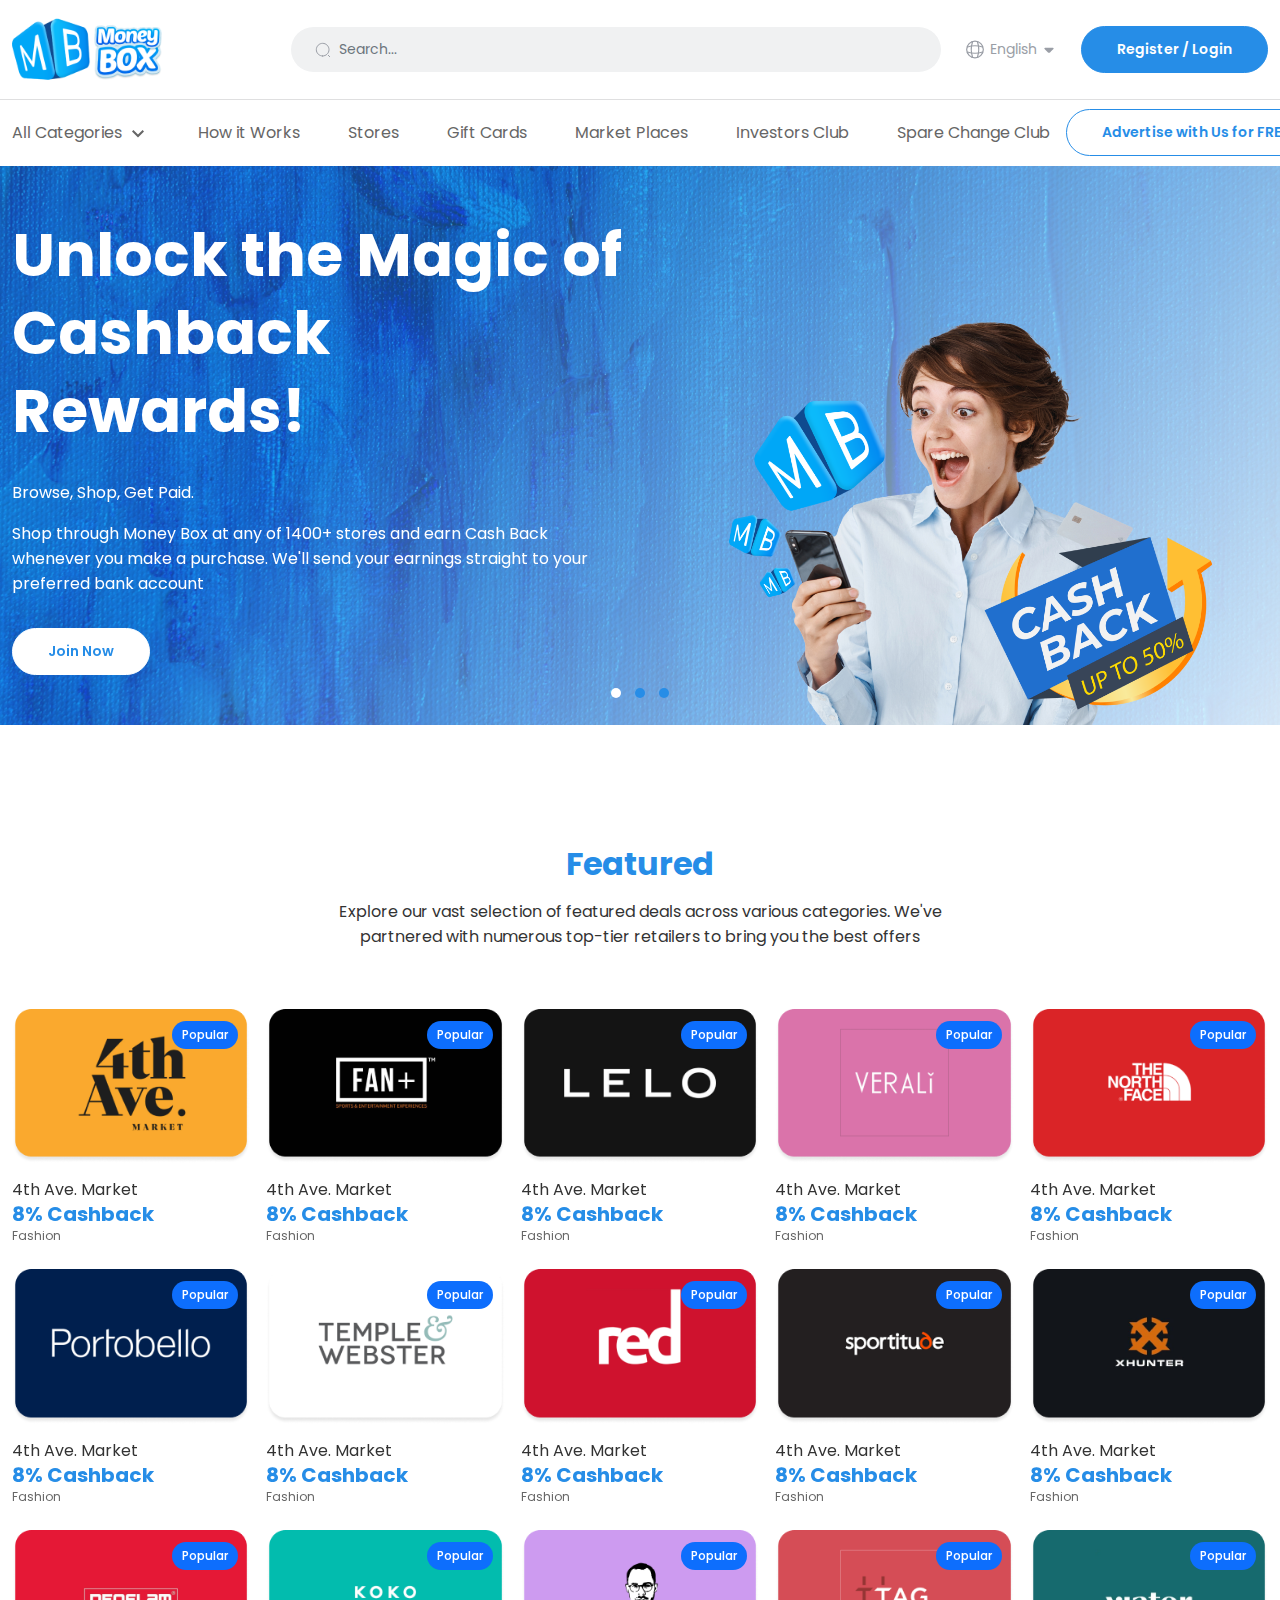
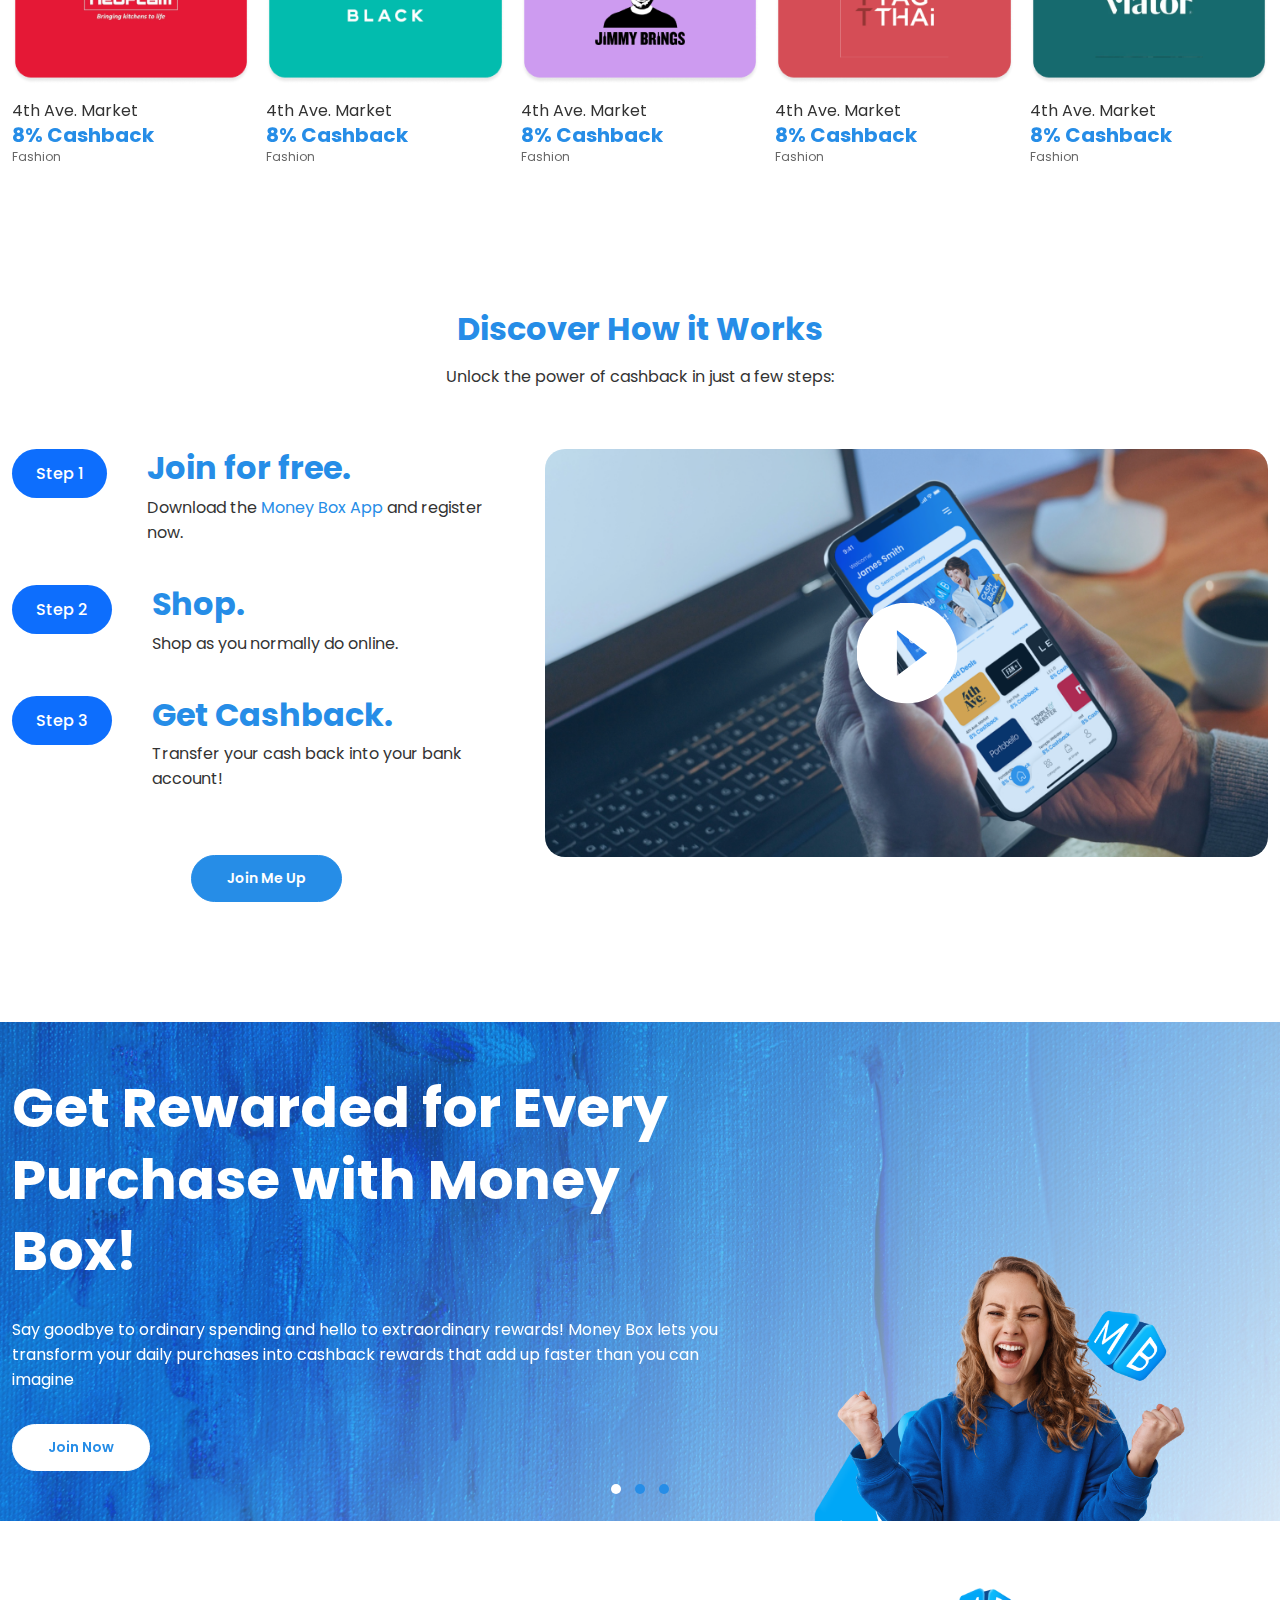
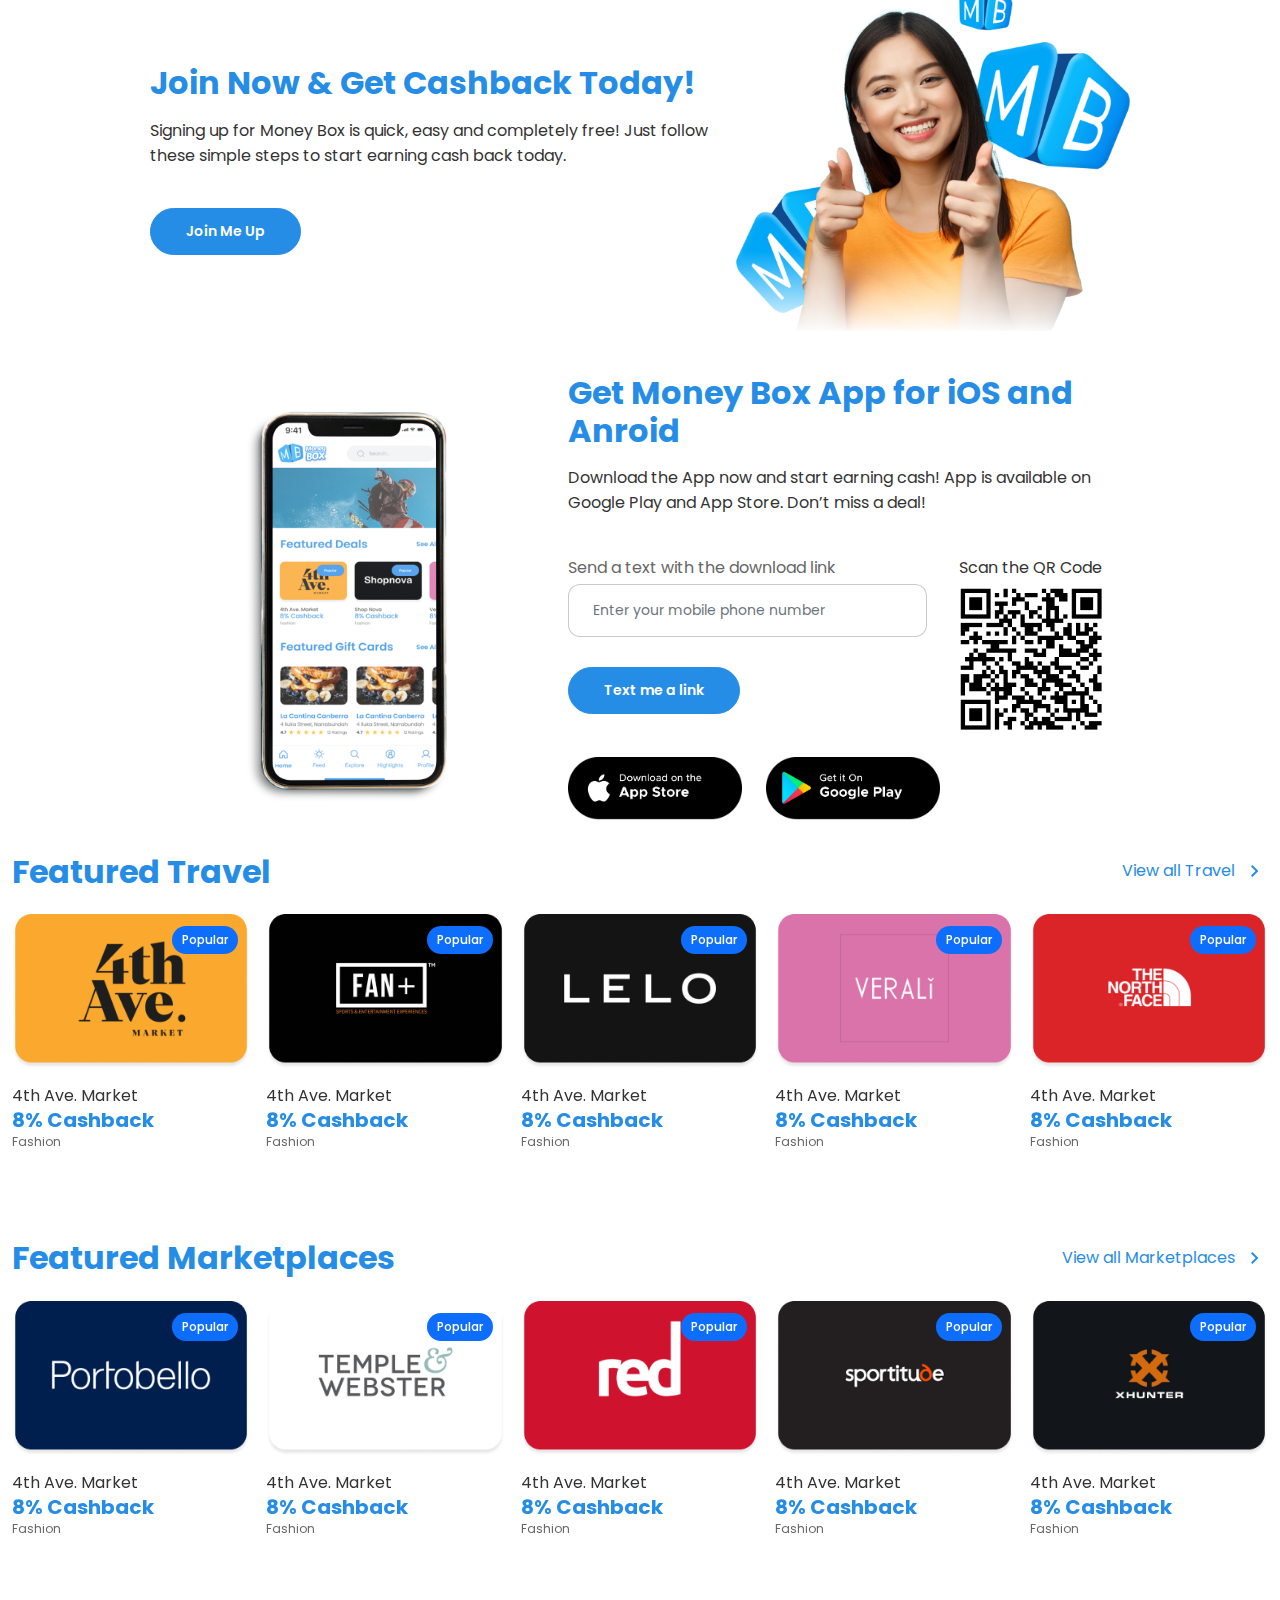
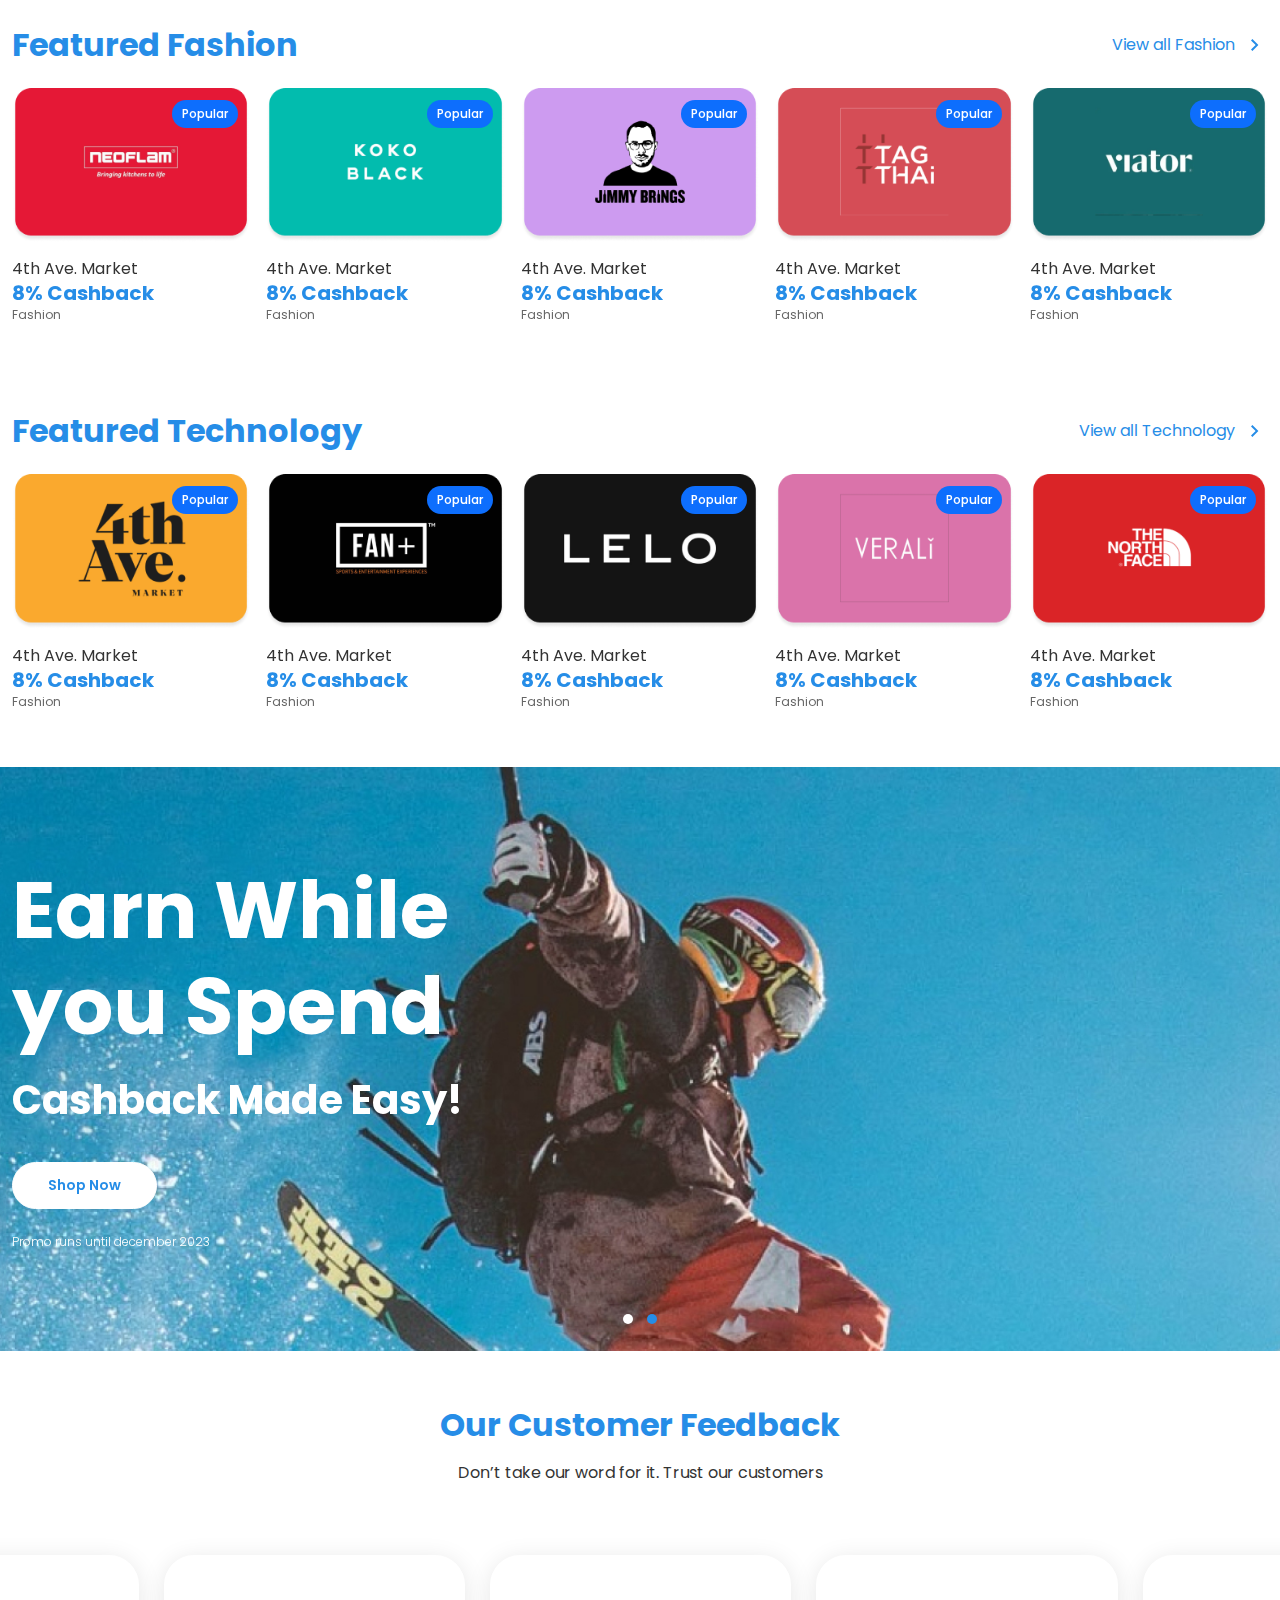
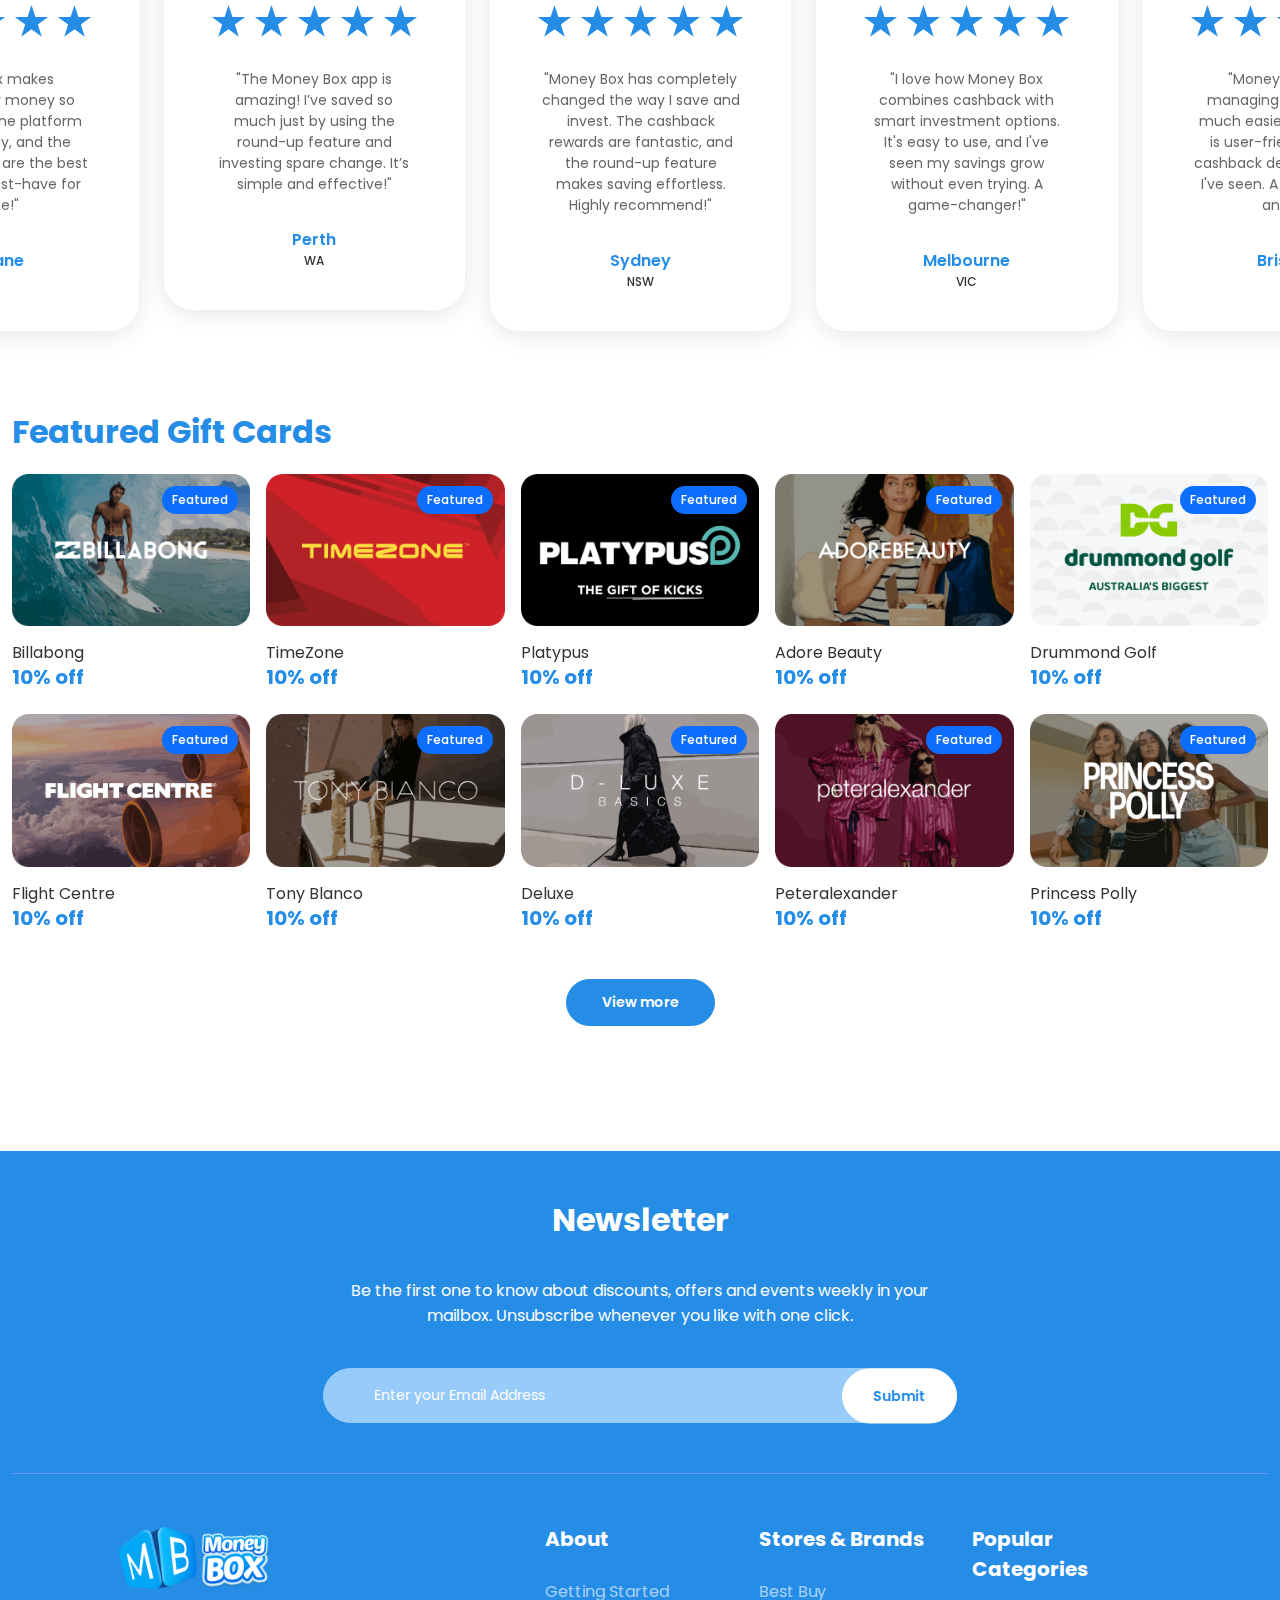
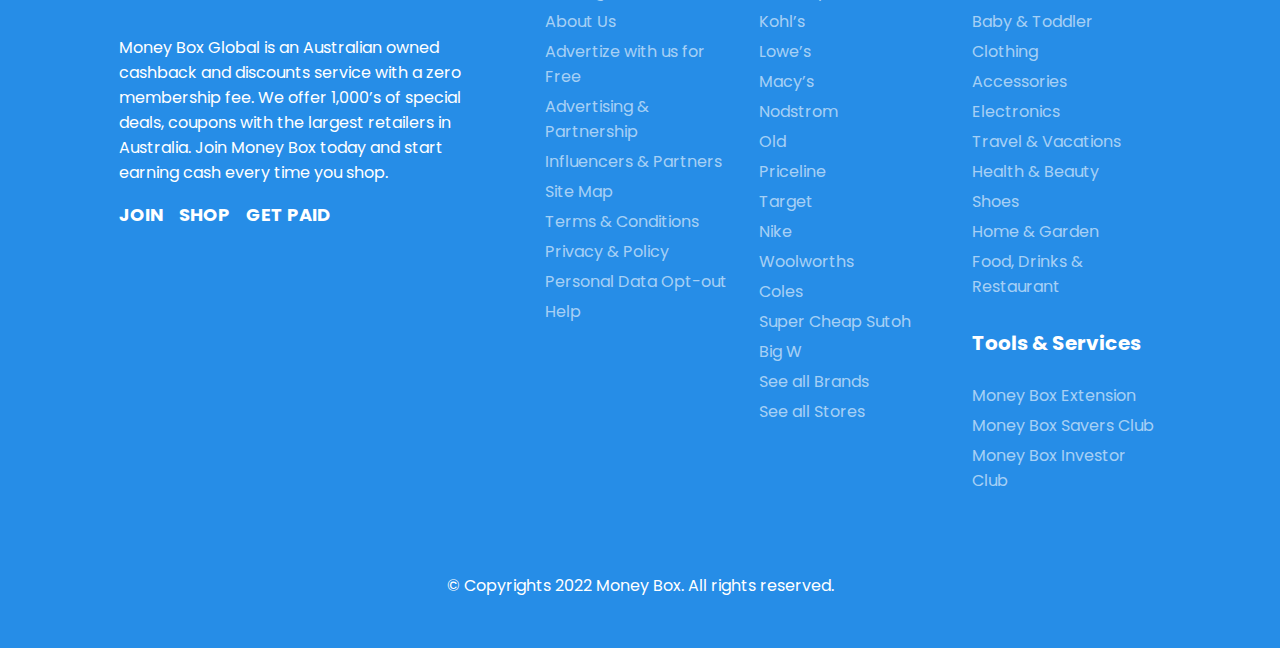
<file: Money Box HTML/index.html>
<!doctype html>
<html lang="en">

<head>
    <meta charset="utf-8">
    <meta name="viewport" content="width=device-width, initial-scale=1">
    <title>Money Box</title>
    <!-- Bootstrap CSS -->
    <link href="css/bootstrap.min.css" rel="stylesheet">

    <!-- Owl Carousel CSS -->
    <link href="css/owl.carousel.min.css" rel="stylesheet">
    <link href="css/owl.theme.default.min.css" rel="stylesheet">

    <!-- Custom CSS -->
    <link href="css/style.css" rel="stylesheet">
    <link href="css/responsive.css" rel="stylesheet">
</head>

<body>
    <!-- Header Section Start -->
    <header class="header">
        <div class="container py-3 top-header">
            <div class="row align-items-center justify-content-between">
                <div class="col-md-2 col-3">
                    <a href="index.html" class="logo">
                        <img class="d-md-block d-none" src="image/logo.png" alt="logo" />
                        <img class="d-md-none d-block" src="image/small-logo.png" alt="logo" />
                    </a>
                </div>
                <div class="col-md-10 col-9 d-flex justify-content-end align-items-center gap-md-4 gap-2">
                    <form class="search-bar">
                        <div class="position-relative">
                            <input type="search" class="form-control shadow-none" placeholder="Search..." />
                            <img class="position-absolute top-50 start-0 translate-middle-y ms-md-4 ms-3"
                                src="image/search_icon.svg" alt="Search" />
                        </div>
                    </form>
                    <div class="d-md-flex d-none">
                        <img src="image/language_icon.svg" alt="Search" />
                        <select class="form-control border-0 shadow-none language-select">
                            <option selected>English</option>
                            <option value="Hindi">Hindi</option>
                        </select>
                    </div>
                    <a href="#" class="btn btn-primary btn-custom">Register / Login</a>
                </div>
            </div>
        </div>
        <navbar class="navbar-header d-block">
            <div class="container">
                <div class="d-flex align-items-center justify-content-between gap-3">
                    <ul class="navbar-nav flex-row gap-md-5 gap-3">
                        <li class="nav-item">
                            <a href="#" class="nav-link dropdown-menu-custom">
                                All Categories
                                <svg xmlns="http://www.w3.org/2000/svg" height="24px" viewBox="0 -960 960 960"
                                    width="24px" fill="#666666">
                                    <path d="M480-344 240-584l56-56 184 184 184-184 56 56-240 240Z" />
                                </svg>
                            </a>
                            <div class="dropdown-menu-open">
                                <div class="container">
                                    <div class="row">
                                        <div class="col-md-3 col-6 d-flex flex-column gap-3">
                                            <a href="#">Travel</a>
                                            <a href="#">Pets</a>
                                            <a href="#">Alcohol</a>
                                            <a href="#">Kids</a>
                                        </div>
                                        <div class="col-md-3 col-6 d-flex flex-column gap-3">
                                            <a href="#">All Stores</a>
                                            <a href="#">Auto</a>
                                            <a href="#">Beauty & Health</a>
                                            <a href="#">Market Places</a>
                                        </div>
                                        <div class="col-md-3 col-6 d-flex flex-column gap-3">
                                            <a href="#">Technology</a>
                                            <a href="#">Entertainment</a>
                                            <a href="#">Fashion</a>
                                            <a href="#">Food & Groceries</a>
                                        </div>
                                        <div class="col-md-3 col-6 d-flex flex-column gap-3">
                                            <a href="#">Home & Garden</a>
                                            <a href="#">Sports & Outdoors</a>
                                            <a href="#">Cosmetics</a>
                                            <a href="#">Software Subscriptions</a>
                                        </div>
                                    </div>
                                </div>
                            </div>
                        </li>
                        <li class="nav-item">
                            <a href="#" class="nav-link">How it Works</a>
                        </li>
                        <li class="nav-item">
                            <a href="#" class="nav-link">Stores</a>
                        </li>
                        <li class="nav-item">
                            <a href="#" class="nav-link">Gift Cards</a>
                        </li>
                        <li class="nav-item">
                            <a href="#" class="nav-link">Market Places</a>
                        </li>
                        <li class="nav-item">
                            <a href="#" class="nav-link">Investors Club</a>
                        </li>
                        <li class="nav-item">
                            <a href="#" class="nav-link">Spare Change Club</a>
                        </li>
                    </ul>
                    <a href="#" class="btn btn-outline-primary btn-custom">Advertise with Us for FREE</a>
                </div>
            </div>
        </navbar>
    </header>
    <!-- Header Section End -->

    <!-- Banner Section Start -->
    <section class="banner">
        <div class="container">
            <div class="owl-carousel-banner owl-carousel owl-theme">
                <div class="item">
                    <div class="row align-items-end">
                        <div class="col-md-6">
                            <div class="banner-section">
                                <h1 class="text-white">Unlock the Magic of Cashback Rewards!</h1>
                                <p class="text-white">Browse, Shop, Get Paid.</p>
                                <p class="text-white">Shop through Money Box at any of 1400+ stores and earn Cash Back
                                    whenever you make a purchase. We'll send your earnings straight to your preferred
                                    bank account</p>
                                <a href="#" class="btn btn-white btn-custom mt-3">Join Now</a>
                            </div>
                        </div>
                        <div class="col-md-6 text-end">
                            <img src="image/banner-img.png" alt="" />
                        </div>
                    </div>
                </div>
                <div class="item">
                    <div class="row align-items-end">
                        <div class="col-md-6">
                            <div class="banner-section">
                                <h1 class="text-white">Unlock the Magic of Cashback Rewards!</h1>
                                <p class="text-white">Browse, Shop, Get Paid.</p>
                                <p class="text-white">Shop through Money Box at any of 1400+ stores and earn Cash Back
                                    whenever you make a purchase. We'll send your earnings straight to your preferred
                                    bank account</p>
                                <a href="#" class="btn btn-white btn-custom mt-3">Join Now</a>
                            </div>
                        </div>
                        <div class="col-md-6 text-end">
                            <img src="image/banner-img.png" alt="" />
                        </div>
                    </div>
                </div>
                <div class="item">
                    <div class="row align-items-end">
                        <div class="col-md-6">
                            <div class="banner-section">
                                <h1 class="text-white">Unlock the Magic of Cashback Rewards!</h1>
                                <p class="text-white">Browse, Shop, Get Paid.</p>
                                <p class="text-white">Shop through Money Box at any of 1400+ stores and earn Cash Back
                                    whenever you make a purchase. We'll send your earnings straight to your preferred
                                    bank account</p>
                                <a href="#" class="btn btn-white btn-custom mt-3">Join Now</a>
                            </div>
                        </div>
                        <div class="col-md-6 text-end">
                            <img src="image/banner-img.png" alt="" />
                        </div>
                    </div>
                </div>
            </div>
        </div>
    </section>
    <!-- Banner Section End -->

    <!-- Featured Section Start -->
    <section class="featured">
        <div class="container">
            <div class="heading-section text-center">
                <h2>Featured</h2>
                <p>Explore our vast selection of featured deals across various categories. We've partnered with numerous
                    top-tier retailers to bring you the best offers</p>
            </div>
            <div class="owl-carousel-Featured owl-carousel owl-theme">
                <div class="item">
                    <a href="#" class="featured-inner">
                        <div class="position-relative">
                            <img src="image/featured-1.png" alt="Featured" />
                            <span class="position-absolute top-0 end-0 badge bg-primary">Popular</span>
                        </div>
                        <p>4th Ave. Market</p>
                        <h3>8% Cashback</h3>
                        <p>Fashion</p>
                    </a>
                </div>
                <div class="item">
                    <a href="#" class="featured-inner">
                        <div class="position-relative">
                            <img src="image/featured-2.png" alt="Featured" />
                            <span class="position-absolute top-0 end-0 badge bg-primary">Popular</span>
                        </div>
                        <p>4th Ave. Market</p>
                        <h3>8% Cashback</h3>
                        <p>Fashion</p>
                    </a>
                </div>
                <div class="item">
                    <a href="#" class="featured-inner">
                        <div class="position-relative">
                            <img src="image/featured-3.png" alt="Featured" />
                            <span class="position-absolute top-0 end-0 badge bg-primary">Popular</span>
                        </div>
                        <p>4th Ave. Market</p>
                        <h3>8% Cashback</h3>
                        <p>Fashion</p>
                    </a>
                </div>
                <div class="item">
                    <a href="#" class="featured-inner">
                        <div class="position-relative">
                            <img src="image/featured-4.png" alt="Featured" />
                            <span class="position-absolute top-0 end-0 badge bg-primary">Popular</span>
                        </div>
                        <p>4th Ave. Market</p>
                        <h3>8% Cashback</h3>
                        <p>Fashion</p>
                    </a>
                </div>
                <div class="item">
                    <a href="#" class="featured-inner">
                        <div class="position-relative">
                            <img src="image/featured-5.png" alt="Featured" />
                            <span class="position-absolute top-0 end-0 badge bg-primary">Popular</span>
                        </div>
                        <p>4th Ave. Market</p>
                        <h3>8% Cashback</h3>
                        <p>Fashion</p>
                    </a>
                </div>
            </div>
            <div class="owl-carousel-Featured owl-carousel owl-theme">
                <div class="item">
                    <a href="#" class="featured-inner">
                        <div class="position-relative">
                            <img src="image/featured-6.png" alt="Featured" />
                            <span class="position-absolute top-0 end-0 badge bg-primary">Popular</span>
                        </div>
                        <p>4th Ave. Market</p>
                        <h3>8% Cashback</h3>
                        <p>Fashion</p>
                    </a>
                </div>
                <div class="item">
                    <a href="#" class="featured-inner">
                        <div class="position-relative">
                            <img src="image/featured-7.png" alt="Featured" />
                            <span class="position-absolute top-0 end-0 badge bg-primary">Popular</span>
                        </div>
                        <p>4th Ave. Market</p>
                        <h3>8% Cashback</h3>
                        <p>Fashion</p>
                    </a>
                </div>
                <div class="item">
                    <a href="#" class="featured-inner">
                        <div class="position-relative">
                            <img src="image/featured-8.png" alt="Featured" />
                            <span class="position-absolute top-0 end-0 badge bg-primary">Popular</span>
                        </div>
                        <p>4th Ave. Market</p>
                        <h3>8% Cashback</h3>
                        <p>Fashion</p>
                    </a>
                </div>
                <div class="item">
                    <a href="#" class="featured-inner">
                        <div class="position-relative">
                            <img src="image/featured-9.png" alt="Featured" />
                            <span class="position-absolute top-0 end-0 badge bg-primary">Popular</span>
                        </div>
                        <p>4th Ave. Market</p>
                        <h3>8% Cashback</h3>
                        <p>Fashion</p>
                    </a>
                </div>
                <div class="item">
                    <a href="#" class="featured-inner">
                        <div class="position-relative">
                            <img src="image/featured-10.png" alt="Featured" />
                            <span class="position-absolute top-0 end-0 badge bg-primary">Popular</span>
                        </div>
                        <p>4th Ave. Market</p>
                        <h3>8% Cashback</h3>
                        <p>Fashion</p>
                    </a>
                </div>
            </div>
            <div class="owl-carousel-Featured owl-carousel owl-theme">
                <div class="item">
                    <a href="#" class="featured-inner">
                        <div class="position-relative">
                            <img src="image/featured-11.png" alt="Featured" />
                            <span class="position-absolute top-0 end-0 badge bg-primary">Popular</span>
                        </div>
                        <p>4th Ave. Market</p>
                        <h3>8% Cashback</h3>
                        <p>Fashion</p>
                    </a>
                </div>
                <div class="item">
                    <a href="#" class="featured-inner">
                        <div class="position-relative">
                            <img src="image/featured-12.png" alt="Featured" />
                            <span class="position-absolute top-0 end-0 badge bg-primary">Popular</span>
                        </div>
                        <p>4th Ave. Market</p>
                        <h3>8% Cashback</h3>
                        <p>Fashion</p>
                    </a>
                </div>
                <div class="item">
                    <a href="#" class="featured-inner">
                        <div class="position-relative">
                            <img src="image/featured-13.png" alt="Featured" />
                            <span class="position-absolute top-0 end-0 badge bg-primary">Popular</span>
                        </div>
                        <p>4th Ave. Market</p>
                        <h3>8% Cashback</h3>
                        <p>Fashion</p>
                    </a>
                </div>
                <div class="item">
                    <a href="#" class="featured-inner">
                        <div class="position-relative">
                            <img src="image/featured-14.png" alt="Featured" />
                            <span class="position-absolute top-0 end-0 badge bg-primary">Popular</span>
                        </div>
                        <p>4th Ave. Market</p>
                        <h3>8% Cashback</h3>
                        <p>Fashion</p>
                    </a>
                </div>
                <div class="item">
                    <a href="#" class="featured-inner">
                        <div class="position-relative">
                            <img src="image/featured-15.png" alt="Featured" />
                            <span class="position-absolute top-0 end-0 badge bg-primary">Popular</span>
                        </div>
                        <p>4th Ave. Market</p>
                        <h3>8% Cashback</h3>
                        <p>Fashion</p>
                    </a>
                </div>
            </div>
        </div>
    </section>
    <!-- Featured Section End -->

    <!-- Discover Section Start -->
    <section class="discover">
        <div class="container">
            <div class="heading-section text-center">
                <h2>Discover How it Works</h2>
                <p>Unlock the power of cashback in just a few steps:</p>
            </div>
            <div class="row">
                <div class="col-md-5">
                    <div class="d-flex align-items-lg-start discover-section">
                        <span class="badge bg-primary">Step 1</span>
                        <div class="discover-inner">
                            <h2 class="m-0 pb-2">Join for free.</h2>
                            <p class="m-0">Download the <a href="#">Money Box App</a> and register now.</p>
                        </div>
                    </div>
                    <div class="d-flex align-items-lg-start discover-section">
                        <span class="badge bg-primary">Step 2</span>
                        <div class="discover-inner">
                            <h2 class="m-0 pb-2">Shop.</h2>
                            <p class="m-0">Shop as you normally do online.</p>
                        </div>
                    </div>
                    <div class="d-flex align-items-lg-start discover-section">
                        <span class="badge bg-primary">Step 3</span>
                        <div class="discover-inner">
                            <h2 class="m-0 pb-2">Get Cashback.</h2>
                            <p class="m-0">Transfer your cash back into your bank account!</p>
                        </div>
                    </div>
                    <div class="text-center pt-md-4 pt-2">
                        <a href="#" class="btn btn-primary btn-custom">Join Me Up</a>
                    </div>
                </div>
                <div class="col-md-7">
                    <div class="position-relative">
                        <img class="discover-img" src="image/how-it-works.png" alt="Discover How it Works" />
                        <a href="#">
                            <img src="image/play-icon.svg" class="position-absolute top-50 start-50 translate-middle"
                                alt="Play" />
                        </a>
                    </div>
                </div>
            </div>
        </div>
    </section>
    <!-- Discover Section End -->

    <!-- Get Rewarded Section Start -->
    <section class="banner get-rewarded mb-md-4 mb-3">
        <div class="container">
            <div class="owl-carousel-banner owl-carousel owl-theme">
                <div class="item">
                    <div class="row align-items-end">
                        <div class="col-lg-7 col-md-6">
                            <div class="banner-section">
                                <h2 class="text-white">Get Rewarded for Every Purchase with Money Box!</h2>
                                <p class="text-white">Say goodbye to ordinary spending and hello to extraordinary
                                    rewards! Money Box lets you transform your daily purchases into cashback rewards
                                    that add up faster than you can imagine</p>
                                <a href="#" class="btn btn-white btn-custom mt-3">Join Now</a>
                            </div>
                        </div>
                        <div class="col-lg-5 col-md-6 text-end">
                            <img src="image/get-rewarded-img.png" alt="" />
                        </div>
                    </div>
                </div>
                <div class="item">
                    <div class="row align-items-end">
                        <div class="col-lg-7 col-md-6">
                            <div class="banner-section">
                                <h2 class="text-white">Get Rewarded for Every Purchase with Money Box!</h2>
                                <p class="text-white">Say goodbye to ordinary spending and hello to extraordinary
                                    rewards! Money Box lets you transform your daily purchases into cashback rewards
                                    that add up faster than you can imagine</p>
                                <a href="#" class="btn btn-white btn-custom mt-3">Join Now</a>
                            </div>
                        </div>
                        <div class="col-lg-5 col-md-6 text-end">
                            <img src="image/get-rewarded-img.png" alt="" />
                        </div>
                    </div>
                </div>
                <div class="item">
                    <div class="row align-items-end">
                        <div class="col-lg-7 col-md-6">
                            <div class="banner-section">
                                <h2 class="text-white">Get Rewarded for Every Purchase with Money Box!</h2>
                                <p class="text-white">Say goodbye to ordinary spending and hello to extraordinary
                                    rewards! Money Box lets you transform your daily purchases into cashback rewards
                                    that add up faster than you can imagine</p>
                                <a href="#" class="btn btn-white btn-custom mt-3">Join Now</a>
                            </div>
                        </div>
                        <div class="col-lg-5 col-md-6 text-end">
                            <img src="image/get-rewarded-img.png" alt="" />
                        </div>
                    </div>
                </div>
            </div>
        </div>
    </section>
    <!-- Get Rewarded Section End -->

    <!-- Join Now Section Start -->
    <section class="join-now">
        <div class="container">
            <div class="row align-items-center">
                <div class="col-md-7">
                    <div class="join-now-inner">
                        <h2 class="m-0 pb-3">Join Now & Get Cashback Today!</h2>
                        <p>Signing up for Money Box is quick, easy and completely free! Just follow these simple steps
                            to start earning cash back today.</p>
                        <a href="#" class="btn btn-primary btn-custom">Join Me Up</a>
                    </div>
                </div>
                <div class="col-md-5 text-start">
                    <img class="discover-img" src="image/join-now-img.png" alt="Join Now & Get Cashback Today" />
                </div>
            </div>
        </div>
    </section>
    <!-- Join Now Section End -->

    <!-- Get Money Section Start -->
    <section class="join-now get-money">
        <div class="container">
            <div class="row align-items-center">
                <div class="col-md-5 text-center">
                    <img class="discover-img" src="image/get-money-img.png" alt="Join Now & Get Cashback Today" />
                </div>
                <div class="col-md-7">
                    <div class="get-money-inner">
                        <h2 class="m-0 pb-3">Get Money Box App for iOS and Anroid</h2>
                        <p>Download the App now and start earning cash! App is available on<br /> Google Play and App
                            Store. Don’t miss a deal!</p>
                        <div class="row pt-md-4 pt-3">
                            <div class="col-md-8">
                                <form class="me-2">
                                    <label class="form-label">Send a text with the download link</label>
                                    <input name="phone" class="form-control shadow-none"
                                        placeholder="Enter your mobile phone number" type="text" />
                                    <a href="#" class="btn btn-primary btn-custom">Text me a link</a>
                                </form>
                            </div>
                            <div class="col-md-4">
                                <p class="mb-2">Scan the QR Code</p>
                                <img src="image/qr-code.png" alt="QR Code" class="qr-img"/>
                            </div>
                            <div class="col-md-8">
                                <div class="d-flex align-items-center gap-md-4 gap-2 app-btn mt-md-4 mt-3">
                                    <a href="#">
                                        <img src="image/app-store-btn.png" alt="App Store" />
                                    </a>
                                    <a href="#">
                                        <img src="image/google-play-btn.png" alt="Google Play" />
                                    </a>
                                </div>
                            </div>
                        </div>
                    </div>
                </div>
            </div>
        </div>
    </section>
    <!-- Get Money Section End -->

    <!-- Featured Travel Section Start -->
    <section class="featured featured-travel">
        <div class="container">
            <div class="row align-items-center justify-content-between mb-md-4 mb-0">
                <div class="col-md-6">
                    <h2 class="m-0">Featured Travel</h2>
                </div>
                <div class="col-md-6 text-md-end">
                    <a class="btn btn-text d-inline-flex align-items-center gap-2 px-0" href="#">
                        View all Travel
                        <svg xmlns="http://www.w3.org/2000/svg" height="24px" viewBox="0 -960 960 960" width="24px"
                            fill="#666666">
                            <path d="M504-480 320-664l56-56 240 240-240 240-56-56 184-184Z" />
                        </svg>
                    </a>
                </div>
            </div>
            <div class="owl-carousel-Featured owl-carousel owl-theme">
                <div class="item">
                    <a href="#" class="featured-inner">
                        <div class="position-relative">
                            <img src="image/featured-1.png" alt="Featured" />
                            <span class="position-absolute top-0 end-0 badge bg-primary">Popular</span>
                        </div>
                        <p>4th Ave. Market</p>
                        <h3>8% Cashback</h3>
                        <p>Fashion</p>
                    </a>
                </div>
                <div class="item">
                    <a href="#" class="featured-inner">
                        <div class="position-relative">
                            <img src="image/featured-2.png" alt="Featured" />
                            <span class="position-absolute top-0 end-0 badge bg-primary">Popular</span>
                        </div>
                        <p>4th Ave. Market</p>
                        <h3>8% Cashback</h3>
                        <p>Fashion</p>
                    </a>
                </div>
                <div class="item">
                    <a href="#" class="featured-inner">
                        <div class="position-relative">
                            <img src="image/featured-3.png" alt="Featured" />
                            <span class="position-absolute top-0 end-0 badge bg-primary">Popular</span>
                        </div>
                        <p>4th Ave. Market</p>
                        <h3>8% Cashback</h3>
                        <p>Fashion</p>
                    </a>
                </div>
                <div class="item">
                    <a href="#" class="featured-inner">
                        <div class="position-relative">
                            <img src="image/featured-4.png" alt="Featured" />
                            <span class="position-absolute top-0 end-0 badge bg-primary">Popular</span>
                        </div>
                        <p>4th Ave. Market</p>
                        <h3>8% Cashback</h3>
                        <p>Fashion</p>
                    </a>
                </div>
                <div class="item">
                    <a href="#" class="featured-inner">
                        <div class="position-relative">
                            <img src="image/featured-5.png" alt="Featured" />
                            <span class="position-absolute top-0 end-0 badge bg-primary">Popular</span>
                        </div>
                        <p>4th Ave. Market</p>
                        <h3>8% Cashback</h3>
                        <p>Fashion</p>
                    </a>
                </div>
            </div>
        </div>
    </section>
    <!-- Featured Travel Section End -->

    <!-- Featured Marketplaces Section Start -->
    <section class="featured featured-travel">
        <div class="container">
            <div class="row align-items-center justify-content-between mb-md-4 mb-0">
                <div class="col-md-6">
                    <h2 class="m-0">Featured Marketplaces</h2>
                </div>
                <div class="col-md-6 text-md-end">
                    <a class="btn btn-text d-inline-flex align-items-center gap-2 px-0" href="#">
                        View all Marketplaces
                        <svg xmlns="http://www.w3.org/2000/svg" height="24px" viewBox="0 -960 960 960" width="24px"
                            fill="#666666">
                            <path d="M504-480 320-664l56-56 240 240-240 240-56-56 184-184Z" />
                        </svg>
                    </a>
                </div>
            </div>
            <div class="owl-carousel-Featured owl-carousel owl-theme">
                <div class="item">
                    <a href="#" class="featured-inner">
                        <div class="position-relative">
                            <img src="image/featured-6.png" alt="Featured" />
                            <span class="position-absolute top-0 end-0 badge bg-primary">Popular</span>
                        </div>
                        <p>4th Ave. Market</p>
                        <h3>8% Cashback</h3>
                        <p>Fashion</p>
                    </a>
                </div>
                <div class="item">
                    <a href="#" class="featured-inner">
                        <div class="position-relative">
                            <img src="image/featured-7.png" alt="Featured" />
                            <span class="position-absolute top-0 end-0 badge bg-primary">Popular</span>
                        </div>
                        <p>4th Ave. Market</p>
                        <h3>8% Cashback</h3>
                        <p>Fashion</p>
                    </a>
                </div>
                <div class="item">
                    <a href="#" class="featured-inner">
                        <div class="position-relative">
                            <img src="image/featured-8.png" alt="Featured" />
                            <span class="position-absolute top-0 end-0 badge bg-primary">Popular</span>
                        </div>
                        <p>4th Ave. Market</p>
                        <h3>8% Cashback</h3>
                        <p>Fashion</p>
                    </a>
                </div>
                <div class="item">
                    <a href="#" class="featured-inner">
                        <div class="position-relative">
                            <img src="image/featured-9.png" alt="Featured" />
                            <span class="position-absolute top-0 end-0 badge bg-primary">Popular</span>
                        </div>
                        <p>4th Ave. Market</p>
                        <h3>8% Cashback</h3>
                        <p>Fashion</p>
                    </a>
                </div>
                <div class="item">
                    <a href="#" class="featured-inner">
                        <div class="position-relative">
                            <img src="image/featured-10.png" alt="Featured" />
                            <span class="position-absolute top-0 end-0 badge bg-primary">Popular</span>
                        </div>
                        <p>4th Ave. Market</p>
                        <h3>8% Cashback</h3>
                        <p>Fashion</p>
                    </a>
                </div>
            </div>
        </div>
    </section>
    <!-- Featured Marketplaces Section End -->

    <!-- Featured Fashion Section Start -->
    <section class="featured featured-travel">
        <div class="container">
            <div class="row align-items-center justify-content-between mb-md-4 mb-0">
                <div class="col-md-6">
                    <h2 class="m-0">Featured Fashion</h2>
                </div>
                <div class="col-md-6 text-md-end">
                    <a class="btn btn-text d-inline-flex align-items-center gap-2 px-0" href="#">
                        View all Fashion
                        <svg xmlns="http://www.w3.org/2000/svg" height="24px" viewBox="0 -960 960 960" width="24px"
                            fill="#666666">
                            <path d="M504-480 320-664l56-56 240 240-240 240-56-56 184-184Z" />
                        </svg>
                    </a>
                </div>
            </div>
            <div class="owl-carousel-Featured owl-carousel owl-theme">
                <div class="item">
                    <a href="#" class="featured-inner">
                        <div class="position-relative">
                            <img src="image/featured-11.png" alt="Featured" />
                            <span class="position-absolute top-0 end-0 badge bg-primary">Popular</span>
                        </div>
                        <p>4th Ave. Market</p>
                        <h3>8% Cashback</h3>
                        <p>Fashion</p>
                    </a>
                </div>
                <div class="item">
                    <a href="#" class="featured-inner">
                        <div class="position-relative">
                            <img src="image/featured-12.png" alt="Featured" />
                            <span class="position-absolute top-0 end-0 badge bg-primary">Popular</span>
                        </div>
                        <p>4th Ave. Market</p>
                        <h3>8% Cashback</h3>
                        <p>Fashion</p>
                    </a>
                </div>
                <div class="item">
                    <a href="#" class="featured-inner">
                        <div class="position-relative">
                            <img src="image/featured-13.png" alt="Featured" />
                            <span class="position-absolute top-0 end-0 badge bg-primary">Popular</span>
                        </div>
                        <p>4th Ave. Market</p>
                        <h3>8% Cashback</h3>
                        <p>Fashion</p>
                    </a>
                </div>
                <div class="item">
                    <a href="#" class="featured-inner">
                        <div class="position-relative">
                            <img src="image/featured-14.png" alt="Featured" />
                            <span class="position-absolute top-0 end-0 badge bg-primary">Popular</span>
                        </div>
                        <p>4th Ave. Market</p>
                        <h3>8% Cashback</h3>
                        <p>Fashion</p>
                    </a>
                </div>
                <div class="item">
                    <a href="#" class="featured-inner">
                        <div class="position-relative">
                            <img src="image/featured-15.png" alt="Featured" />
                            <span class="position-absolute top-0 end-0 badge bg-primary">Popular</span>
                        </div>
                        <p>4th Ave. Market</p>
                        <h3>8% Cashback</h3>
                        <p>Fashion</p>
                    </a>
                </div>
            </div>
        </div>
    </section>
    <!-- Featured Fashion Section End -->

    <!-- Featured Technology Section Start -->
    <section class="featured featured-travel">
        <div class="container">
            <div class="row align-items-center justify-content-between mb-md-4 mb-0">
                <div class="col-md-6">
                    <h2 class="m-0">Featured Technology</h2>
                </div>
                <div class="col-md-6 text-md-end">
                    <a class="btn btn-text d-inline-flex align-items-center gap-2 px-0" href="#">
                        View all Technology
                        <svg xmlns="http://www.w3.org/2000/svg" height="24px" viewBox="0 -960 960 960" width="24px"
                            fill="#666666">
                            <path d="M504-480 320-664l56-56 240 240-240 240-56-56 184-184Z" />
                        </svg>
                    </a>
                </div>
            </div>
            <div class="owl-carousel-Featured owl-carousel owl-theme">
                <div class="item">
                    <a href="#" class="featured-inner">
                        <div class="position-relative">
                            <img src="image/featured-1.png" alt="Featured" />
                            <span class="position-absolute top-0 end-0 badge bg-primary">Popular</span>
                        </div>
                        <p>4th Ave. Market</p>
                        <h3>8% Cashback</h3>
                        <p>Fashion</p>
                    </a>
                </div>
                <div class="item">
                    <a href="#" class="featured-inner">
                        <div class="position-relative">
                            <img src="image/featured-2.png" alt="Featured" />
                            <span class="position-absolute top-0 end-0 badge bg-primary">Popular</span>
                        </div>
                        <p>4th Ave. Market</p>
                        <h3>8% Cashback</h3>
                        <p>Fashion</p>
                    </a>
                </div>
                <div class="item">
                    <a href="#" class="featured-inner">
                        <div class="position-relative">
                            <img src="image/featured-3.png" alt="Featured" />
                            <span class="position-absolute top-0 end-0 badge bg-primary">Popular</span>
                        </div>
                        <p>4th Ave. Market</p>
                        <h3>8% Cashback</h3>
                        <p>Fashion</p>
                    </a>
                </div>
                <div class="item">
                    <a href="#" class="featured-inner">
                        <div class="position-relative">
                            <img src="image/featured-4.png" alt="Featured" />
                            <span class="position-absolute top-0 end-0 badge bg-primary">Popular</span>
                        </div>
                        <p>4th Ave. Market</p>
                        <h3>8% Cashback</h3>
                        <p>Fashion</p>
                    </a>
                </div>
                <div class="item">
                    <a href="#" class="featured-inner">
                        <div class="position-relative">
                            <img src="image/featured-5.png" alt="Featured" />
                            <span class="position-absolute top-0 end-0 badge bg-primary">Popular</span>
                        </div>
                        <p>4th Ave. Market</p>
                        <h3>8% Cashback</h3>
                        <p>Fashion</p>
                    </a>
                </div>
            </div>
        </div>
    </section>
    <!-- Featured Technology Section End -->

    <!-- Earn While Section Start -->
    <section class="earn-while">
        <div class="owl-carousel-earn-while owl-carousel owl-theme">
            <div class="item" style="background-image: url(./image/earn-while-bg.jpg);">
                <div class="container">
                    <div class="banner-section">
                        <h2 class="text-white">Earn While you Spend</h2>
                        <h3 class="text-white">Cashback Made Easy!</h3>
                        <a href="#" class="btn btn-white btn-custom mt-3">Shop Now</a>
                        <p class="text-white mb-0">Promo runs until december 2023</p>
                    </div>
                </div>
            </div>
            <div class="item" style="background-image: url(./image/earn-while-bg.jpg);">
                <div class="container">
                    <div class="banner-section">
                        <h2 class="text-white">Earn While you Spend</h2>
                        <h3 class="text-white">Cashback Made Easy!</h3>
                        <a href="#" class="btn btn-white btn-custom mt-3">Shop Now</a>
                        <p class="text-white mb-0">Promo runs until december 2023</p>
                    </div>
                </div>
            </div>
        </div>
    </section>
    <!-- Earn While Section End -->

    <!-- Our Customer Feedback Section Start -->
    <section class="feedback">
        <div class="container">
            <div class="heading-section text-center">
                <h2>Our Customer Feedback</h2>
                <p>Don’t take our word for it. Trust our customers</p>
            </div>
        </div>
        <div class="owl-carousel-feedback owl-carousel owl-theme">
            <div class="item">
                <div class="feedback-inner text-center">
                    <div class="d-flex justify-content-center align-items-center gap-2">
                        <img src="image/star-icon.svg" alt="star"/>
                        <img src="image/star-icon.svg" alt="star"/>
                        <img src="image/star-icon.svg" alt="star"/>
                        <img src="image/star-icon.svg" alt="star"/>
                        <img src="image/star-icon.svg" alt="star"/>
                    </div>
                    <p class="mt-4 pt-2">"Money Box has completely changed the way I save and invest. The cashback rewards are fantastic, and the round-up feature makes saving effortless. Highly recommend!"</p>
                    <h4 class="m-0 mt-md-4 mt-3 pt-2">Sydney</h4>
                    <p class="name">NSW</p>
                </div>
            </div>
            <div class="item">
                <div class="feedback-inner text-center">
                    <div class="d-flex justify-content-center align-items-center gap-2">
                        <img src="image/star-icon.svg" alt="star"/>
                        <img src="image/star-icon.svg" alt="star"/>
                        <img src="image/star-icon.svg" alt="star"/>
                        <img src="image/star-icon.svg" alt="star"/>
                        <img src="image/star-icon.svg" alt="star"/>
                    </div>
                    <p class="mt-4 pt-2">"I love how Money Box combines cashback with smart investment options. It's easy to use, and I've seen my savings grow without even trying. A game-changer!"</p>
                    <h4 class="m-0 mt-md-4 mt-3 pt-2">Melbourne</h4>
                    <p class="name">VIC</p>
                </div>
            </div>
            <div class="item">
                <div class="feedback-inner text-center">
                    <div class="d-flex justify-content-center align-items-center gap-2">
                        <img src="image/star-icon.svg" alt="star"/>
                        <img src="image/star-icon.svg" alt="star"/>
                        <img src="image/star-icon.svg" alt="star"/>
                        <img src="image/star-icon.svg" alt="star"/>
                        <img src="image/star-icon.svg" alt="star"/>
                    </div>
                    <p class="mt-4 pt-2">"Money Box makes managing my money so much easier. The platform is user-friendly, and the cashback deals are the best I've seen. A must-have for anyone!"</p>
                    <h4 class="m-0 mt-md-4 mt-3 pt-2">Brisbane</h4>
                    <p class="name">QLD</p>
                </div>
            </div>
            <div class="item">
                <div class="feedback-inner text-center">
                    <div class="d-flex justify-content-center align-items-center gap-2">
                        <img src="image/star-icon.svg" alt="star"/>
                        <img src="image/star-icon.svg" alt="star"/>
                        <img src="image/star-icon.svg" alt="star"/>
                        <img src="image/star-icon.svg" alt="star"/>
                        <img src="image/star-icon.svg" alt="star"/>
                    </div>
                    <p class="mt-4 pt-2">"The Money Box app is amazing! I’ve saved so much just by using the round-up feature and investing spare change. It’s simple and effective!"</p>
                    <h4 class="m-0 mt-md-4 mt-3 pt-2">Perth</h4>
                    <p class="name">WA</p>
                </div>
            </div>
        </div>
    </section>
    <!-- Our Customer Feedback Section End -->

    <!-- Featured Gift Cards Section Start -->
    <section class="featured featured-travel gift-cards">
        <div class="container">
            <div class="row align-items-center justify-content-between mb-md-4 mb-3">
                <div class="col-12">
                    <h2 class="m-0">Featured Gift Cards</h2>
                </div>
            </div>
            <div class="owl-carousel-Featured owl-carousel owl-theme">
                <div class="item">
                    <a href="#" class="featured-inner">
                        <div class="position-relative">
                            <img src="image/featured-gift-cards-1.png" alt="Featured" />
                            <span class="position-absolute top-0 end-0 badge bg-primary">Featured</span>
                        </div>
                        <p>Billabong</p>
                        <h3>10% off</h3>
                    </a>
                </div>
                <div class="item">
                    <a href="#" class="featured-inner">
                        <div class="position-relative">
                            <img src="image/featured-gift-cards-2.png" alt="Featured" />
                            <span class="position-absolute top-0 end-0 badge bg-primary">Featured</span>
                        </div>
                        <p>TimeZone</p>
                        <h3>10% off</h3>
                    </a>
                </div>
                <div class="item">
                    <a href="#" class="featured-inner">
                        <div class="position-relative">
                            <img src="image/featured-gift-cards-3.png" alt="Featured" />
                            <span class="position-absolute top-0 end-0 badge bg-primary">Featured</span>
                        </div>
                        <p>Platypus</p>
                        <h3>10% off</h3>
                    </a>
                </div>
                <div class="item">
                    <a href="#" class="featured-inner">
                        <div class="position-relative">
                            <img src="image/featured-gift-cards-4.png" alt="Featured" />
                            <span class="position-absolute top-0 end-0 badge bg-primary">Featured</span>
                        </div>
                        <p>Adore Beauty</p>
                        <h3>10% off</h3>
                    </a>
                </div>
                <div class="item">
                    <a href="#" class="featured-inner">
                        <div class="position-relative">
                            <img src="image/featured-gift-cards-5.png" alt="Featured" />
                            <span class="position-absolute top-0 end-0 badge bg-primary">Featured</span>
                        </div>
                        <p>Drummond Golf</p>
                        <h3>10% off</h3>
                    </a>
                </div>
            </div>
            <div class="owl-carousel-Featured owl-carousel owl-theme">
                <div class="item">
                    <a href="#" class="featured-inner">
                        <div class="position-relative">
                            <img src="image/featured-gift-cards-6.png" alt="Featured" />
                            <span class="position-absolute top-0 end-0 badge bg-primary">Featured</span>
                        </div>
                        <p>Flight Centre</p>
                        <h3>10% off</h3>
                    </a>
                </div>
                <div class="item">
                    <a href="#" class="featured-inner">
                        <div class="position-relative">
                            <img src="image/featured-gift-cards-7.png" alt="Featured" />
                            <span class="position-absolute top-0 end-0 badge bg-primary">Featured</span>
                        </div>
                        <p>Tony Blanco</p>
                        <h3>10% off</h3>
                    </a>
                </div>
                <div class="item">
                    <a href="#" class="featured-inner">
                        <div class="position-relative">
                            <img src="image/featured-gift-cards-8.png" alt="Featured" />
                            <span class="position-absolute top-0 end-0 badge bg-primary">Featured</span>
                        </div>
                        <p>Deluxe</p>
                        <h3>10% off</h3>
                    </a>
                </div>
                <div class="item">
                    <a href="#" class="featured-inner">
                        <div class="position-relative">
                            <img src="image/featured-gift-cards-9.png" alt="Featured" />
                            <span class="position-absolute top-0 end-0 badge bg-primary">Featured</span>
                        </div>
                        <p>Peteralexander</p>
                        <h3>10% off</h3>
                    </a>
                </div>
                <div class="item">
                    <a href="#" class="featured-inner">
                        <div class="position-relative">
                            <img src="image/featured-gift-cards-10.png" alt="Featured" />
                            <span class="position-absolute top-0 end-0 badge bg-primary">Featured</span>
                        </div>
                        <p>Princess Polly</p>
                        <h3>10% off</h3>
                    </a>
                </div>
            </div>
            <div class="text-center pt-md-4 pt-2">
                <a href="#" class="btn btn-primary btn-custom">View more</a>
            </div>
        </div>
    </section>
    <!-- Featured Gift Cards Section End -->

    <!-- Footer Section Start -->
    <footer class="footer">
        <div class="container">
            <div class="newsletter text-center">
                <h2 class="text-white">Newsletter</h2>
                <p class="text-white">Be the first one to know  about discounts, offers and events weekly in your mailbox. Unsubscribe whenever you like with one click.</p>
                <form>
                    <div class="position-relative">
                        <input type="search" placeholder="Enter your Email Address" class="form-control shadow-none"/>
                        <button type="submit" class="btn btn-white btn-custom position-absolute top-50 end-0 translate-middle-y">Submit</button>
                    </div>
                </form>
            </div>
            <div class="footer-inner">
                <div class="row justify-content-center">
                    <div class="col-lg-4 col-md-12 first-footer">
                        <a class="logo" href="index.html">
                            <img src="image/logo.png" alt="logo" />
                        </a>
                        <p>Money Box Global is an Australian owned cashback and discounts service with a zero membership fee. We offer 1,000’s of special deals, coupons with the largest retailers in Australia. Join Money Box today and start earning cash every time you shop.</p>
                        <ul class="d-flex align-items-center gap-3 p-0 m-0">
                            <li>
                                <a href="#">Join</a>
                            </li>
                            <li>
                                <a href="#">SHOP</a>
                            </li>
                            <li>
                                <a href="#">GET PAID</a>
                            </li>
                        </ul>
                    </div>
                    <div class="col-lg-2 col-md-4 col-6">
                        <h3>About</h3>
                        <ul>
                            <li>
                                <a href="#">Getting Started</a>
                            </li>
                            <li>
                                <a href="#">About Us</a>
                            </li>
                            <li>
                                <a href="#">Advertize with us for Free</a>
                            </li>
                            <li>
                                <a href="#">Advertising & Partnership</a>
                            </li>
                            <li>
                                <a href="#">Influencers & Partners</a>
                            </li>
                            <li>
                                <a href="#">Site Map</a>
                            </li>
                            <li>
                                <a href="#">Terms & Conditions</a>
                            </li>
                            <li>
                                <a href="#">Privacy & Policy</a>
                            </li>
                            <li>
                                <a href="#">Personal Data Opt-out</a>
                            </li>
                            <li>
                                <a href="#">Help</a>
                            </li>
                        </ul>
                    </div>
                    <div class="col-lg-2 col-md-4 col-6">
                        <h3>Stores & Brands</h3>
                        <ul>
                            <li>
                                <a href="#">Best Buy</a>
                            </li>
                            <li>
                                <a href="#">Kohl’s</a>
                            </li>
                            <li>
                                <a href="#">Lowe’s</a>
                            </li>
                            <li>
                                <a href="#">Macy’s</a>
                            </li>
                            <li>
                                <a href="#">Nodstrom</a>
                            </li>
                            <li>
                                <a href="#">Old</a>
                            </li>
                            <li>
                                <a href="#">Priceline</a>
                            </li>
                            <li>
                                <a href="#">Target</a>
                            </li>
                            <li>
                                <a href="#">Nike</a>
                            </li>
                            <li>
                                <a href="#">Woolworths</a>
                            </li>
                            <li>
                                <a href="#">Coles</a>
                            </li>
                            <li>
                                <a href="#">Super Cheap Sutoh</a>
                            </li>
                            <li>
                                <a href="#">Big W</a>
                            </li>
                            <li>
                                <a href="#">See all Brands</a>
                            </li>
                            <li>
                                <a href="#">See all Stores</a>
                            </li>
                        </ul>
                    </div>
                    <div class="col-lg-2 col-md-4 mt-md-0 mt-4">
                        <h3>Popular Categories</h3>
                        <ul>
                            <li>
                                <a href="#">Baby & Toddler</a>
                            </li>
                            <li>
                                <a href="#">Clothing</a>
                            </li>
                            <li>
                                <a href="#">Accessories</a>
                            </li>
                            <li>
                                <a href="#">Electronics</a>
                            </li>
                            <li>
                                <a href="#">Travel & Vacations</a>
                            </li>
                            <li>
                                <a href="#">Health & Beauty</a>
                            </li>
                            <li>
                                <a href="#">Shoes</a>
                            </li>
                            <li>
                                <a href="#">Home & Garden</a>
                            </li>
                            <li>
                                <a href="#">Food, Drinks & Restaurant</a>
                            </li>
                        </ul>
                        <h3 class="mt-md-4 mt-3">Tools & Services</h3>
                        <ul>
                            <li>
                                <a href="#">Money Box Extension</a>
                            </li>
                            <li>
                                <a href="#">Money Box Savers Club</a>
                            </li>
                            <li>
                                <a href="#">Money Box Investor Club</a>
                            </li>
                        </ul>
                    </div>
                </div>
                <p class="text-center copyright m-0">© Copyrights 2022 <a href="#">Money Box.</a> All rights reserved.</p>
            </div>
        </div>
    </footer>
    <!-- Footer Section Start -->

    <!-- Main JS -->
    <script src="js/jquery-3.7.1.min.js"></script>

    <!-- Bootstrap CSS -->
    <script src="js/bootstrap.bundle.min.js"></script>

    <!-- Owl Carousel CSS -->
    <script src="js/owl.carousel.min.js"></script>

    <!-- Custom CSS -->
    <script src="js/main.js"></script>

</body>

</html>
</file>
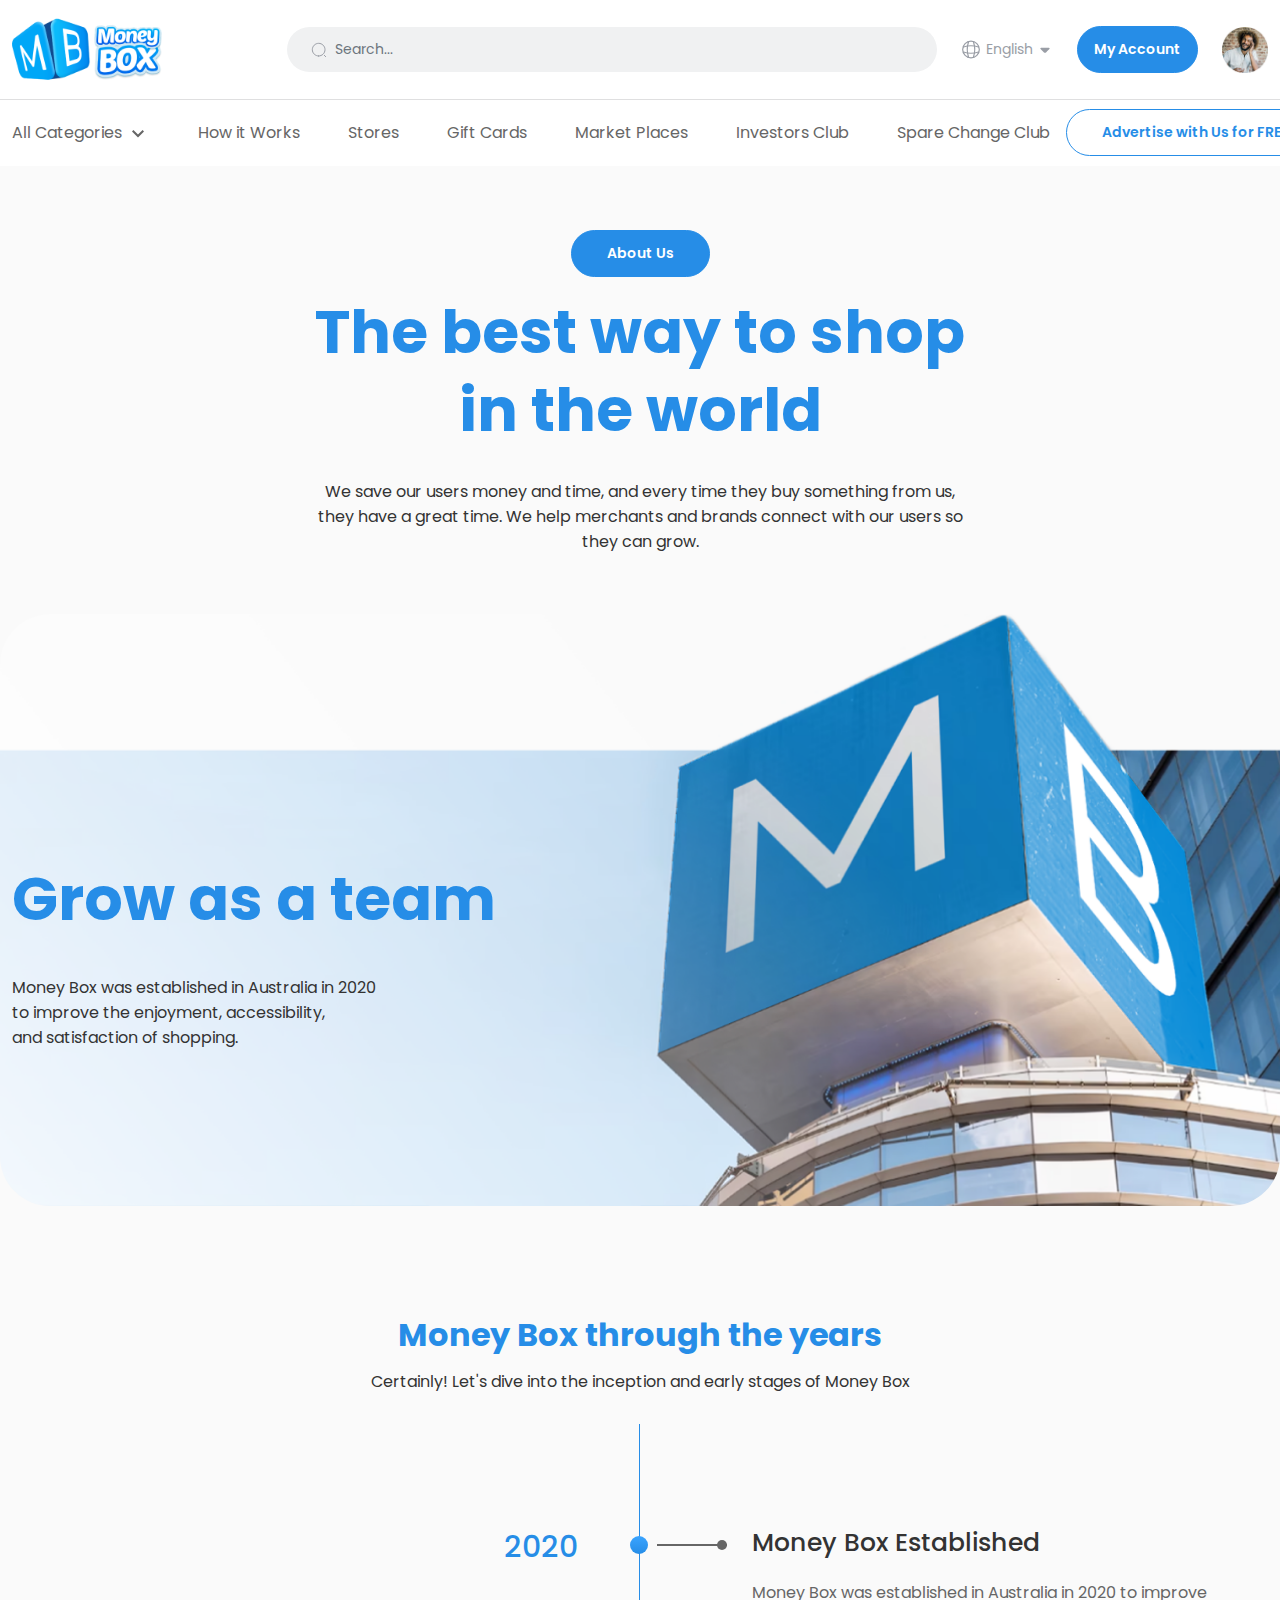
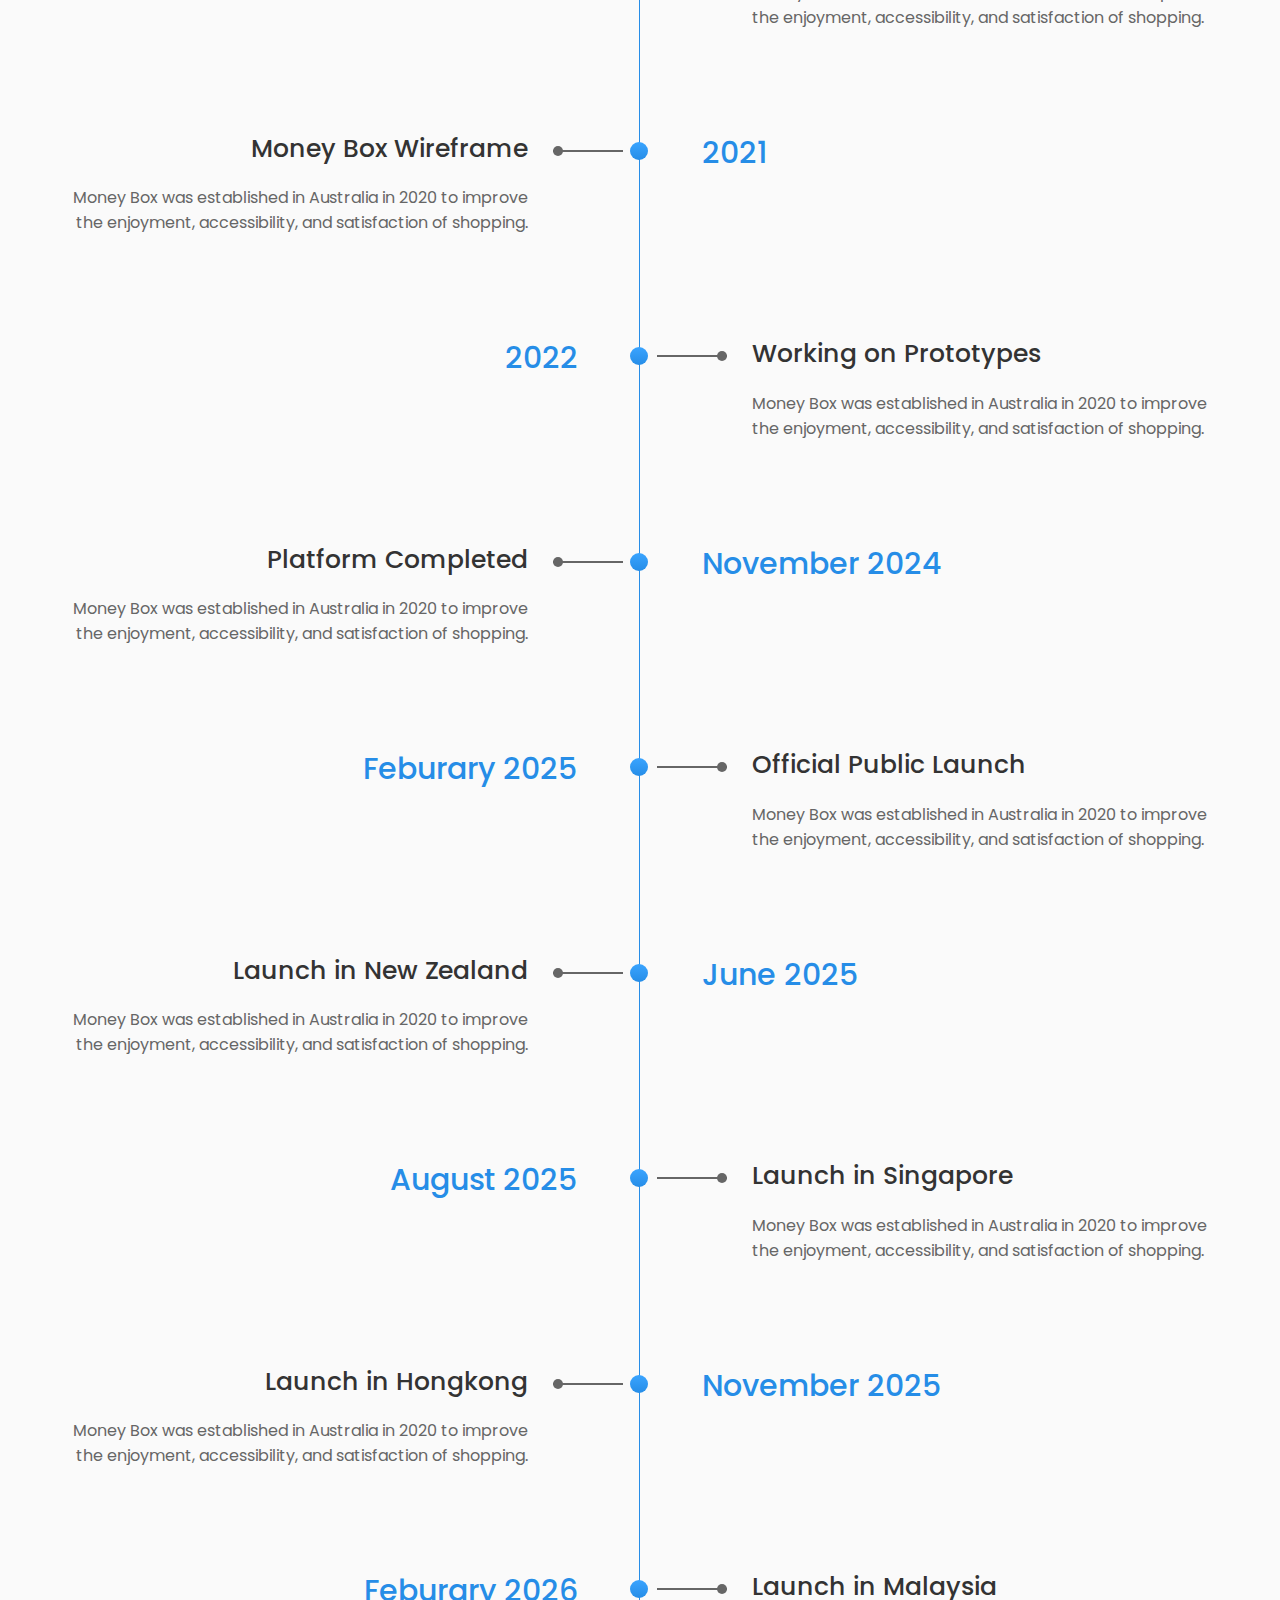
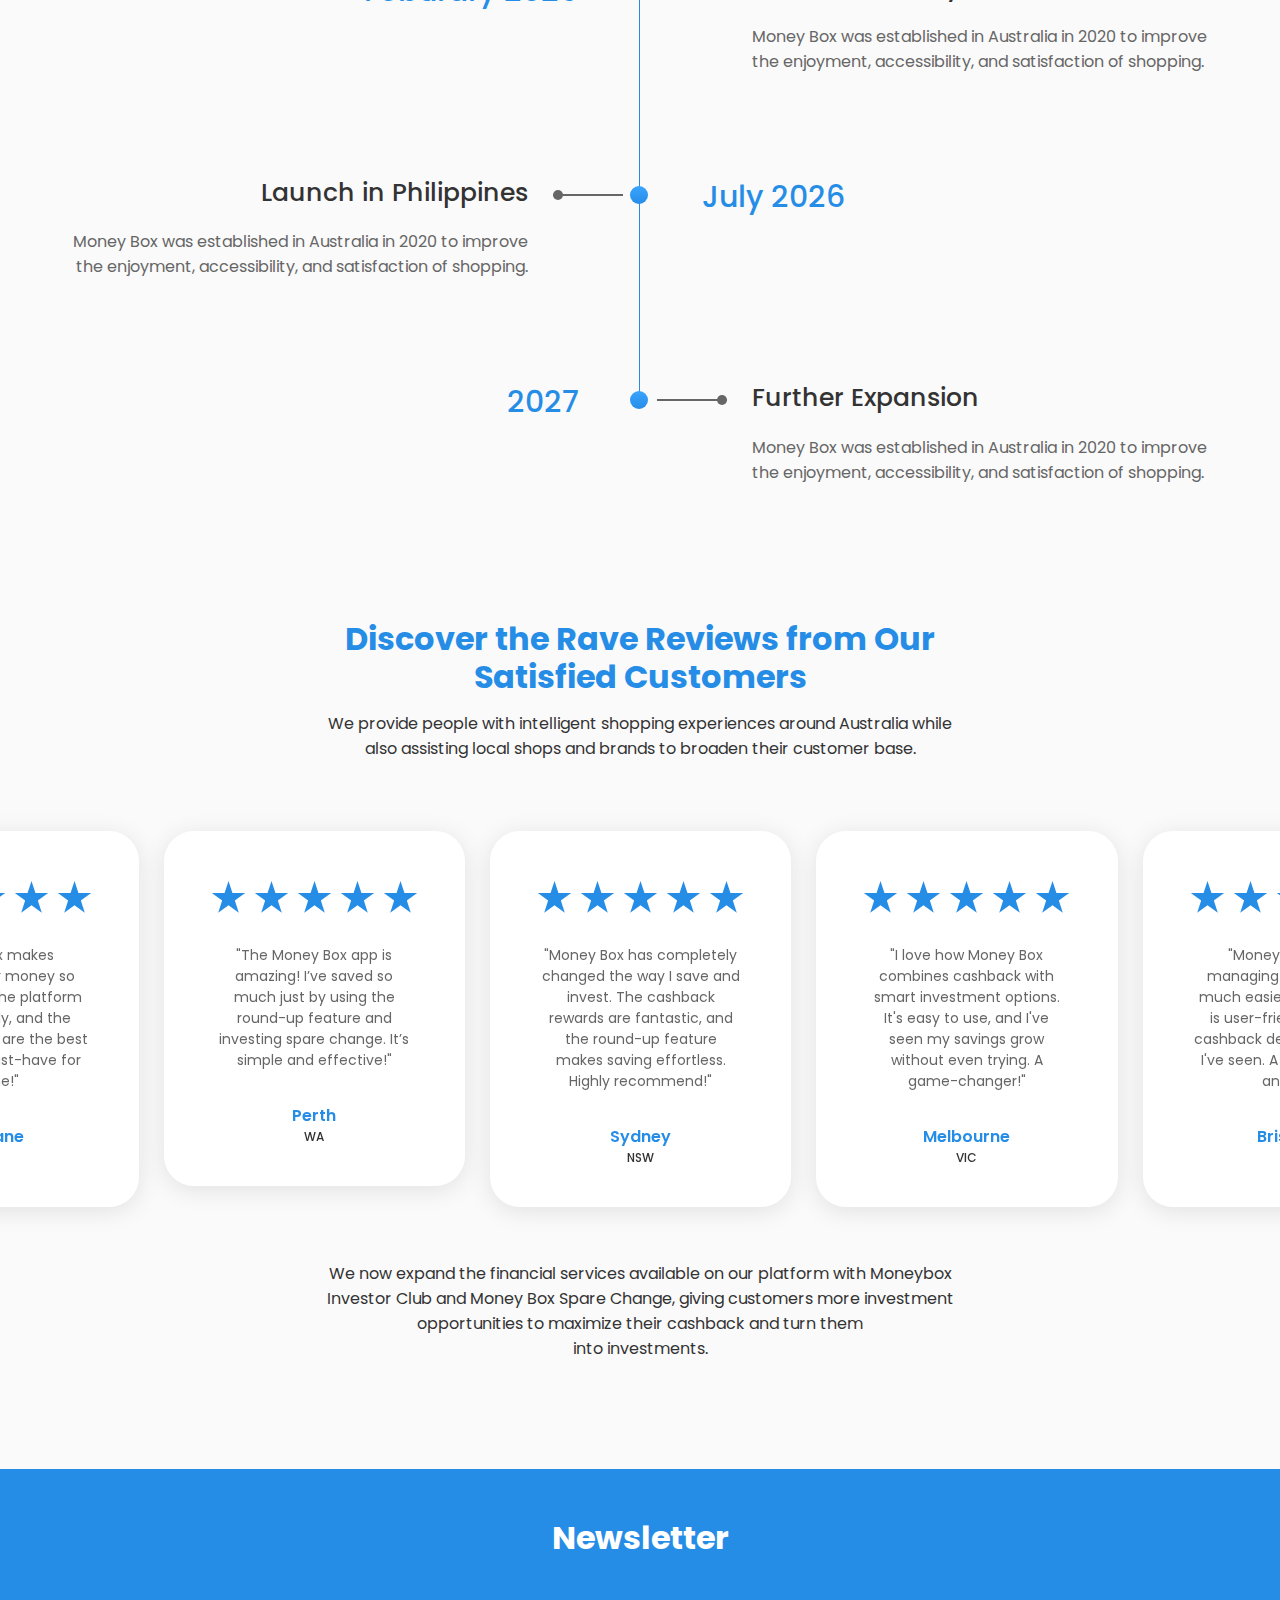
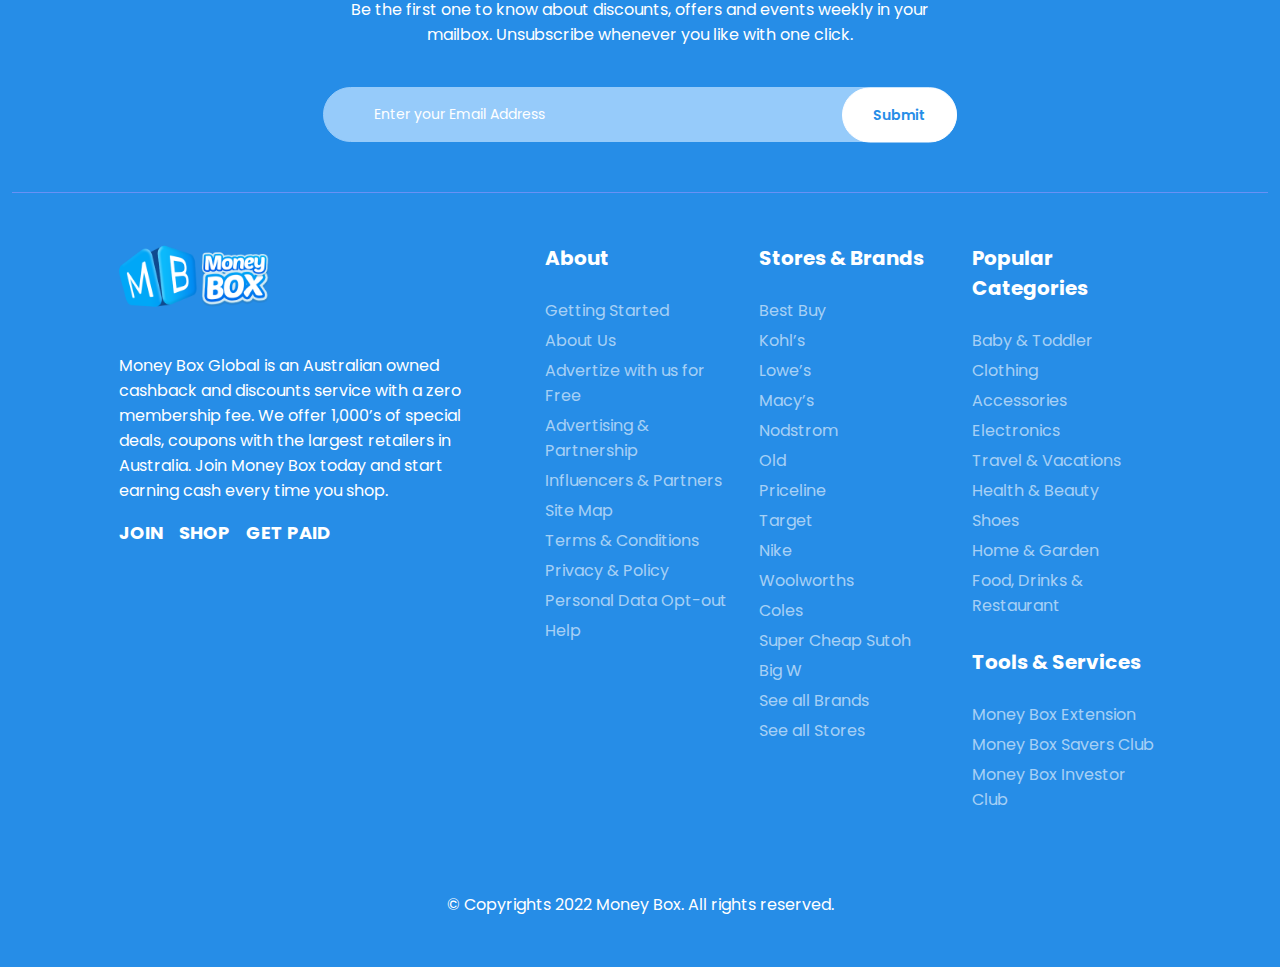
<file: about-us.html>
<!doctype html>
<html lang="en">

<head>
    <meta charset="utf-8">
    <meta name="viewport" content="width=device-width, initial-scale=1">
    <title>Money Box</title>
    <!-- Bootstrap CSS -->
    <link href="css/bootstrap.min.css" rel="stylesheet">

    <!-- Owl Carousel CSS -->
    <link href="css/owl.carousel.min.css" rel="stylesheet">
    <link href="css/owl.theme.default.min.css" rel="stylesheet">

    <!-- Font Awesome CSS -->
    <link rel="stylesheet" href="https://cdnjs.cloudflare.com/ajax/libs/font-awesome/6.5.0/css/all.min.css">

    <!-- Custom CSS -->
    <link href="css/style.css" rel="stylesheet">
    <link href="css/responsive.css" rel="stylesheet">
</head>

<body>
    <!-- Header Section Start -->
    <header class="header">
        <div class="container py-3 top-header">
            <div class="row align-items-center justify-content-between">
                <div class="col-md-2 col-3">
                    <a href="index.html" class="logo">
                        <img class="d-md-block d-none" src="image/logo.png" alt="logo" />
                        <img class="d-md-none d-block" src="image/small-logo.png" alt="logo" />
                    </a>
                </div>
                <div class="col-md-10 col-9 d-flex justify-content-end align-items-center gap-lg-4 gap-md-3 gap-2">
                    <form class="search-bar">
                        <div class="position-relative">
                            <input type="search" class="form-control shadow-none" placeholder="Search..." />
                            <img class="position-absolute top-50 start-0 translate-middle-y ms-md-4 ms-3"
                                src="image/search_icon.svg" alt="Search" />
                        </div>
                    </form>
                    <div class="d-md-flex d-none">
                        <img src="image/language_icon.svg" alt="Search" />
                        <select class="form-control border-0 shadow-none language-select">
                            <option selected>English</option>
                            <option value="Hindi">Hindi</option>
                        </select>
                    </div>
                    <a href="logged.html" class="btn btn-primary btn-custom px-md-3 px-2">My Account</a>
                    <button class="user-profile p-0 bg-transparent border-0">
                        <img src="image//user-img.png" alt="">
                    </button>
                </div>
            </div>
        </div>
        <navbar class="navbar-header d-block">
            <div class="container">
                <div class="d-flex align-items-center justify-content-between gap-3">
                    <ul class="navbar-nav flex-row gap-md-5 gap-3">
                        <li class="nav-item">
                            <a href="#" class="nav-link dropdown-menu-custom">
                                All Categories
                                <svg xmlns="http://www.w3.org/2000/svg" height="24px" viewBox="0 -960 960 960"
                                    width="24px" fill="#666666">
                                    <path d="M480-344 240-584l56-56 184 184 184-184 56 56-240 240Z" />
                                </svg>
                            </a>
                            <div class="dropdown-menu-open">
                                <div class="container">
                                    <div class="row">
                                        <div class="col-md-3 col-6 d-flex flex-column gap-3">
                                            <a href="#">Travel</a>
                                            <a href="#">Pets</a>
                                            <a href="#">Alcohol</a>
                                            <a href="#">Kids</a>
                                        </div>
                                        <div class="col-md-3 col-6 d-flex flex-column gap-3">
                                            <a href="#">All Stores</a>
                                            <a href="#">Auto</a>
                                            <a href="#">Beauty & Health</a>
                                            <a href="#">Market Places</a>
                                        </div>
                                        <div class="col-md-3 col-6 d-flex flex-column gap-3">
                                            <a href="#">Technology</a>
                                            <a href="#">Entertainment</a>
                                            <a href="#">Fashion</a>
                                            <a href="#">Food & Groceries</a>
                                        </div>
                                        <div class="col-md-3 col-6 d-flex flex-column gap-3">
                                            <a href="#">Home & Garden</a>
                                            <a href="#">Sports & Outdoors</a>
                                            <a href="#">Cosmetics</a>
                                            <a href="#">Software Subscriptions</a>
                                        </div>
                                    </div>
                                </div>
                            </div>
                        </li>
                        <li class="nav-item">
                            <a href="how-it-works.html" class="nav-link">How it Works</a>
                        </li>
                        <li class="nav-item">
                            <a href="shops.html" class="nav-link">Stores</a>
                        </li>
                        <li class="nav-item">
                            <a href="gift-cards.html" class="nav-link">Gift Cards</a>
                        </li>
                        <li class="nav-item">
                            <a href="marketplaces.html" class="nav-link">Market Places</a>
                        </li>
                        <li class="nav-item">
                            <a href="#" class="nav-link">Investors Club</a>
                        </li>
                        <li class="nav-item">
                            <a href="#" class="nav-link">Spare Change Club</a>
                        </li>
                    </ul>
                    <a href="advertise-with-us.html" class="btn btn-outline-primary btn-custom">Advertise with Us for FREE</a>
                </div>
            </div>
        </navbar>
    </header>
    <!-- Header Section End -->

    <!-- About Us Section Start -->
    <section class="about-us">
        <div class="container">
            <div class="heading-section text-center">
                <a href="#" class="btn btn-primary btn-custom mb-md-3 mb-2">About Us</a>
                <h1>The best way to shop in the world</h1>
                <p>We save our users money and time, and every time they buy something from us, they have a great time.
                    We help merchants and brands connect with our users so they can grow.</p>
            </div>
        </div>
    </section>
    <!-- About Us Section End -->

    <!-- About Us Banner Section Start -->
    <section class="banner-about">
        <div class="container">
            <div class="about-heading">
                <h2>Grow as a team</h2>
                <p>Money Box was established in Australia in 2020<br> to improve the enjoyment, accessibility,<br> and
                    satisfaction of shopping.</p>
            </div>
        </div>
    </section>
    <!-- About Us Banner Section End -->

    <!-- Timeline Section Start -->
    <section class="timeline-section">
        <div class="container">
            <div class="heading-section text-center">
                <h2>Money Box through the years</h2>
                <p>Certainly! Let's dive into the inception and early stages of Money Box</p>
            </div>
            <div class="timeline position-relative w-100">
                <div class="container">
                    <div class="row">
                        <div class="col-lg-12">
                            <div class="timeline-container position-relative w-100">
                                <div class="timeline-continue">
                                    <div class="row timeline-right">
                                        <div class="col-md-6">
                                            <p class="timeline-date">
                                                2020
                                            </p>
                                        </div>
                                        <div class="col-md-6">
                                            <div class="timeline-box">
                                                <div class="timeline-text">
                                                    <h3>Money Box Established</h3>
                                                    <p>Money Box was established in Australia in 2020 to improve the enjoyment, accessibility, and satisfaction of shopping.</p>
                                                </div>
                                            </div>
                                        </div>
                                    </div>

                                    <div class="row timeline-left">
                                        <div class="col-md-6">
                                            <div class="timeline-box">
                                                <div class="timeline-text">
                                                    <h3>Money Box Wireframe</h3>
                                                    <p>Money Box was established in Australia in 2020 to improve the enjoyment, accessibility, and satisfaction of shopping.</p>
                                                </div>
                                            </div>
                                        </div>
                                        <div class="col-md-6">
                                            <p class="timeline-date">
                                                2021
                                            </p>
                                        </div>
                                    </div>

                                    <div class="row timeline-right">
                                        <div class="col-md-6">
                                            <p class="timeline-date">
                                                2022
                                            </p>
                                        </div>
                                        <div class="col-md-6">
                                            <div class="timeline-box">
                                                <div class="timeline-text">
                                                    <h3>Working on Prototypes</h3>
                                                    <p>Money Box was established in Australia in 2020 to improve the enjoyment, accessibility, and satisfaction of shopping.</p>
                                                </div>
                                            </div>
                                        </div>
                                    </div>

                                    <div class="row timeline-left">
                                        <div class="col-md-6">
                                            <div class="timeline-box">
                                                <div class="timeline-text">
                                                    <h3>Platform Completed</h3>
                                                    <p>Money Box was established in Australia in 2020 to improve the enjoyment, accessibility, and satisfaction of shopping.</p>
                                                </div>
                                            </div>
                                        </div>
                                        <div class="col-md-6">
                                            <p class="timeline-date">
                                                November 2024
                                            </p>
                                        </div>
                                    </div>

                                    <div class="row timeline-right">
                                        <div class="col-md-6">
                                            <p class="timeline-date">
                                                Feburary 2025
                                            </p>
                                        </div>
                                        <div class="col-md-6">
                                            <div class="timeline-box">
                                                <div class="timeline-text">
                                                    <h3>Official Public Launch</h3>
                                                    <p>Money Box was established in Australia in 2020 to improve the enjoyment, accessibility, and satisfaction of shopping.</p>
                                                </div>
                                            </div>
                                        </div>
                                    </div>

                                    <div class="row timeline-left">
                                        <div class="col-md-6">
                                            <div class="timeline-box">
                                                <div class="timeline-text">
                                                    <h3>Launch in New Zealand</h3>
                                                    <p>Money Box was established in Australia in 2020 to improve the enjoyment, accessibility, and satisfaction of shopping.</p>
                                                </div>
                                            </div>
                                        </div>
                                        <div class="col-md-6">
                                            <p class="timeline-date">
                                                June 2025
                                            </p>
                                        </div>
                                    </div>

                                    <div class="row timeline-right">
                                        <div class="col-md-6">
                                            <p class="timeline-date">
                                                August 2025
                                            </p>
                                        </div>
                                        <div class="col-md-6">
                                            <div class="timeline-box">
                                                <div class="timeline-text">
                                                    <h3>Launch in Singapore</h3>
                                                    <p>Money Box was established in Australia in 2020 to improve the enjoyment, accessibility, and satisfaction of shopping.</p>
                                                </div>
                                            </div>
                                        </div>
                                    </div>

                                    <div class="row timeline-left">
                                        <div class="col-md-6">
                                            <div class="timeline-box">
                                                <div class="timeline-text">
                                                    <h3>Launch in Hongkong</h3>
                                                    <p>Money Box was established in Australia in 2020 to improve the enjoyment, accessibility, and satisfaction of shopping.</p>
                                                </div>
                                            </div>
                                        </div>
                                        <div class="col-md-6">
                                            <p class="timeline-date">
                                                November 2025
                                            </p>
                                        </div>
                                    </div>

                                    <div class="row timeline-right">
                                        <div class="col-md-6">
                                            <p class="timeline-date">
                                                Feburary 2026
                                            </p>
                                        </div>
                                        <div class="col-md-6">
                                            <div class="timeline-box">
                                                <div class="timeline-text">
                                                    <h3>Launch in Malaysia</h3>
                                                    <p>Money Box was established in Australia in 2020 to improve the enjoyment, accessibility, and satisfaction of shopping.</p>
                                                </div>
                                            </div>
                                        </div>
                                    </div>

                                    <div class="row timeline-left">
                                        <div class="col-md-6">
                                            <div class="timeline-box">
                                                <div class="timeline-text">
                                                    <h3>Launch in Philippines</h3>
                                                    <p>Money Box was established in Australia in 2020 to improve the enjoyment, accessibility, and satisfaction of shopping.</p>
                                                </div>
                                            </div>
                                        </div>
                                        <div class="col-md-6">
                                            <p class="timeline-date">
                                                July 2026
                                            </p>
                                        </div>
                                    </div>

                                    <div class="row timeline-right">
                                        <div class="col-md-6">
                                            <p class="timeline-date">
                                                2027
                                            </p>
                                        </div>
                                        <div class="col-md-6">
                                            <div class="timeline-box">
                                                <div class="timeline-text">
                                                    <h3>Further Expansion</h3>
                                                    <p>Money Box was established in Australia in 2020 to improve the enjoyment, accessibility, and satisfaction of shopping.</p>
                                                </div>
                                            </div>
                                        </div>
                                    </div>
                                </div>
                            </div>
                        </div>
                    </div>
                </div>
            </div>
        </div>
    </section>
    <!-- Timeline Section End -->

    <!-- Our Customer Feedback Section Start -->
    <section class="feedback">
        <div class="container">
            <div class="heading-section text-center">
                <h2>Discover the Rave Reviews from Our Satisfied Customers</h2>
                <p>We provide people with intelligent shopping experiences around Australia while also assisting local
                    shops and brands to broaden their customer base.</p>
            </div>
        </div>
        <div class="owl-carousel-feedback owl-carousel owl-theme">
            <div class="item">
                <div class="feedback-inner text-center">
                    <div class="d-flex justify-content-center align-items-center gap-2">
                        <img src="image/star-icon.svg" alt="star" />
                        <img src="image/star-icon.svg" alt="star" />
                        <img src="image/star-icon.svg" alt="star" />
                        <img src="image/star-icon.svg" alt="star" />
                        <img src="image/star-icon.svg" alt="star" />
                    </div>
                    <p class="mt-4 pt-2">"Money Box has completely changed the way I save and invest. The cashback
                        rewards are fantastic, and the round-up feature makes saving effortless. Highly recommend!"</p>
                    <h4 class="m-0 mt-md-4 mt-3 pt-2">Sydney</h4>
                    <p class="name">NSW</p>
                </div>
            </div>
            <div class="item">
                <div class="feedback-inner text-center">
                    <div class="d-flex justify-content-center align-items-center gap-2">
                        <img src="image/star-icon.svg" alt="star" />
                        <img src="image/star-icon.svg" alt="star" />
                        <img src="image/star-icon.svg" alt="star" />
                        <img src="image/star-icon.svg" alt="star" />
                        <img src="image/star-icon.svg" alt="star" />
                    </div>
                    <p class="mt-4 pt-2">"I love how Money Box combines cashback with smart investment options. It's
                        easy to use, and I've seen my savings grow without even trying. A game-changer!"</p>
                    <h4 class="m-0 mt-md-4 mt-3 pt-2">Melbourne</h4>
                    <p class="name">VIC</p>
                </div>
            </div>
            <div class="item">
                <div class="feedback-inner text-center">
                    <div class="d-flex justify-content-center align-items-center gap-2">
                        <img src="image/star-icon.svg" alt="star" />
                        <img src="image/star-icon.svg" alt="star" />
                        <img src="image/star-icon.svg" alt="star" />
                        <img src="image/star-icon.svg" alt="star" />
                        <img src="image/star-icon.svg" alt="star" />
                    </div>
                    <p class="mt-4 pt-2">"Money Box makes managing my money so much easier. The platform is
                        user-friendly, and the cashback deals are the best I've seen. A must-have for anyone!"</p>
                    <h4 class="m-0 mt-md-4 mt-3 pt-2">Brisbane</h4>
                    <p class="name">QLD</p>
                </div>
            </div>
            <div class="item">
                <div class="feedback-inner text-center">
                    <div class="d-flex justify-content-center align-items-center gap-2">
                        <img src="image/star-icon.svg" alt="star" />
                        <img src="image/star-icon.svg" alt="star" />
                        <img src="image/star-icon.svg" alt="star" />
                        <img src="image/star-icon.svg" alt="star" />
                        <img src="image/star-icon.svg" alt="star" />
                    </div>
                    <p class="mt-4 pt-2">"The Money Box app is amazing! I’ve saved so much just by using the round-up
                        feature and investing spare change. It’s simple and effective!"</p>
                    <h4 class="m-0 mt-md-4 mt-3 pt-2">Perth</h4>
                    <p class="name">WA</p>
                </div>
            </div>
        </div>
        <div class="container">
            <div class="heading-section text-center pt-md-4 pt-3 pb-md-5 pb-3">
                <p>We now expand the financial services available on our platform with Moneybox Investor Club and Money
                    Box Spare Change, giving customers more investment opportunities to maximize their cashback and turn
                    them<br> into investments.</p>
            </div>
        </div>
    </section>
    <!-- Our Customer Feedback Section End -->

    <!-- Footer Section Start -->
    <footer class="footer">
        <div class="container">
            <div class="newsletter text-center">
                <h2 class="text-white">Newsletter</h2>
                <p class="text-white">Be the first one to know about discounts, offers and events weekly in your
                    mailbox. Unsubscribe whenever you like with one click.</p>
                <form>
                    <div class="position-relative">
                        <input type="search" placeholder="Enter your Email Address" class="form-control shadow-none" />
                        <button type="submit"
                            class="btn btn-white btn-custom position-absolute top-50 end-0 translate-middle-y">Submit</button>
                    </div>
                </form>
            </div>
            <div class="footer-inner">
                <div class="row justify-content-center">
                    <div class="col-lg-4 col-md-12 first-footer">
                        <a class="logo" href="index.html">
                            <img src="image/logo.png" alt="logo" />
                        </a>
                        <p>Money Box Global is an Australian owned cashback and discounts service with a zero membership
                            fee. We offer 1,000’s of special deals, coupons with the largest retailers in Australia.
                            Join Money Box today and start earning cash every time you shop.</p>
                        <ul class="d-flex align-items-center gap-3 p-0 m-0">
                            <li>
                                <a href="#">Join</a>
                            </li>
                            <li>
                                <a href="#">SHOP</a>
                            </li>
                            <li>
                                <a href="#">GET PAID</a>
                            </li>
                        </ul>
                    </div>
                    <div class="col-lg-2 col-md-4 col-6">
                        <h3>About</h3>
                        <ul>
                            <li>
                                <a href="#">Getting Started</a>
                            </li>
                            <li>
                                <a href="about-us.html">About Us</a>
                            </li>
                            <li>
                                <a href="advertise-with-us.html">Advertize with us for Free</a>
                            </li>
                            <li>
                                <a href="#">Advertising & Partnership</a>
                            </li>
                            <li>
                                <a href="#">Influencers & Partners</a>
                            </li>
                            <li>
                                <a href="#">Site Map</a>
                            </li>
                            <li>
                                <a href="#">Terms & Conditions</a>
                            </li>
                            <li>
                                <a href="#">Privacy & Policy</a>
                            </li>
                            <li>
                                <a href="#">Personal Data Opt-out</a>
                            </li>
                            <li>
                                <a href="#">Help</a>
                            </li>
                        </ul>
                    </div>
                    <div class="col-lg-2 col-md-4 col-6">
                        <h3>Stores & Brands</h3>
                        <ul>
                            <li>
                                <a href="#">Best Buy</a>
                            </li>
                            <li>
                                <a href="#">Kohl’s</a>
                            </li>
                            <li>
                                <a href="#">Lowe’s</a>
                            </li>
                            <li>
                                <a href="#">Macy’s</a>
                            </li>
                            <li>
                                <a href="#">Nodstrom</a>
                            </li>
                            <li>
                                <a href="#">Old</a>
                            </li>
                            <li>
                                <a href="#">Priceline</a>
                            </li>
                            <li>
                                <a href="#">Target</a>
                            </li>
                            <li>
                                <a href="#">Nike</a>
                            </li>
                            <li>
                                <a href="#">Woolworths</a>
                            </li>
                            <li>
                                <a href="#">Coles</a>
                            </li>
                            <li>
                                <a href="#">Super Cheap Sutoh</a>
                            </li>
                            <li>
                                <a href="#">Big W</a>
                            </li>
                            <li>
                                <a href="#">See all Brands</a>
                            </li>
                            <li>
                                <a href="#">See all Stores</a>
                            </li>
                        </ul>
                    </div>
                    <div class="col-lg-2 col-md-4 mt-md-0 mt-4">
                        <h3>Popular Categories</h3>
                        <ul>
                            <li>
                                <a href="#">Baby & Toddler</a>
                            </li>
                            <li>
                                <a href="#">Clothing</a>
                            </li>
                            <li>
                                <a href="#">Accessories</a>
                            </li>
                            <li>
                                <a href="#">Electronics</a>
                            </li>
                            <li>
                                <a href="#">Travel & Vacations</a>
                            </li>
                            <li>
                                <a href="#">Health & Beauty</a>
                            </li>
                            <li>
                                <a href="#">Shoes</a>
                            </li>
                            <li>
                                <a href="#">Home & Garden</a>
                            </li>
                            <li>
                                <a href="#">Food, Drinks & Restaurant</a>
                            </li>
                        </ul>
                        <h3 class="mt-md-4 mt-3">Tools & Services</h3>
                        <ul>
                            <li>
                                <a href="#">Money Box Extension</a>
                            </li>
                            <li>
                                <a href="#">Money Box Savers Club</a>
                            </li>
                            <li>
                                <a href="#">Money Box Investor Club</a>
                            </li>
                        </ul>
                    </div>
                </div>
                <p class="text-center copyright m-0">© Copyrights 2022 <a href="#">Money Box.</a> All rights reserved.
                </p>
            </div>
        </div>
    </footer>
    <!-- Footer Section Start -->

    <!-- Main JS -->
    <script src="js/jquery-3.7.1.min.js"></script>

    <!-- Bootstrap CSS -->
    <script src="js/bootstrap.bundle.min.js"></script>

    <!-- Owl Carousel CSS -->
    <script src="js/owl.carousel.min.js"></script>

    <!-- Custom CSS -->
    <script src="js/main.js"></script>

</body>

</html>
</file>
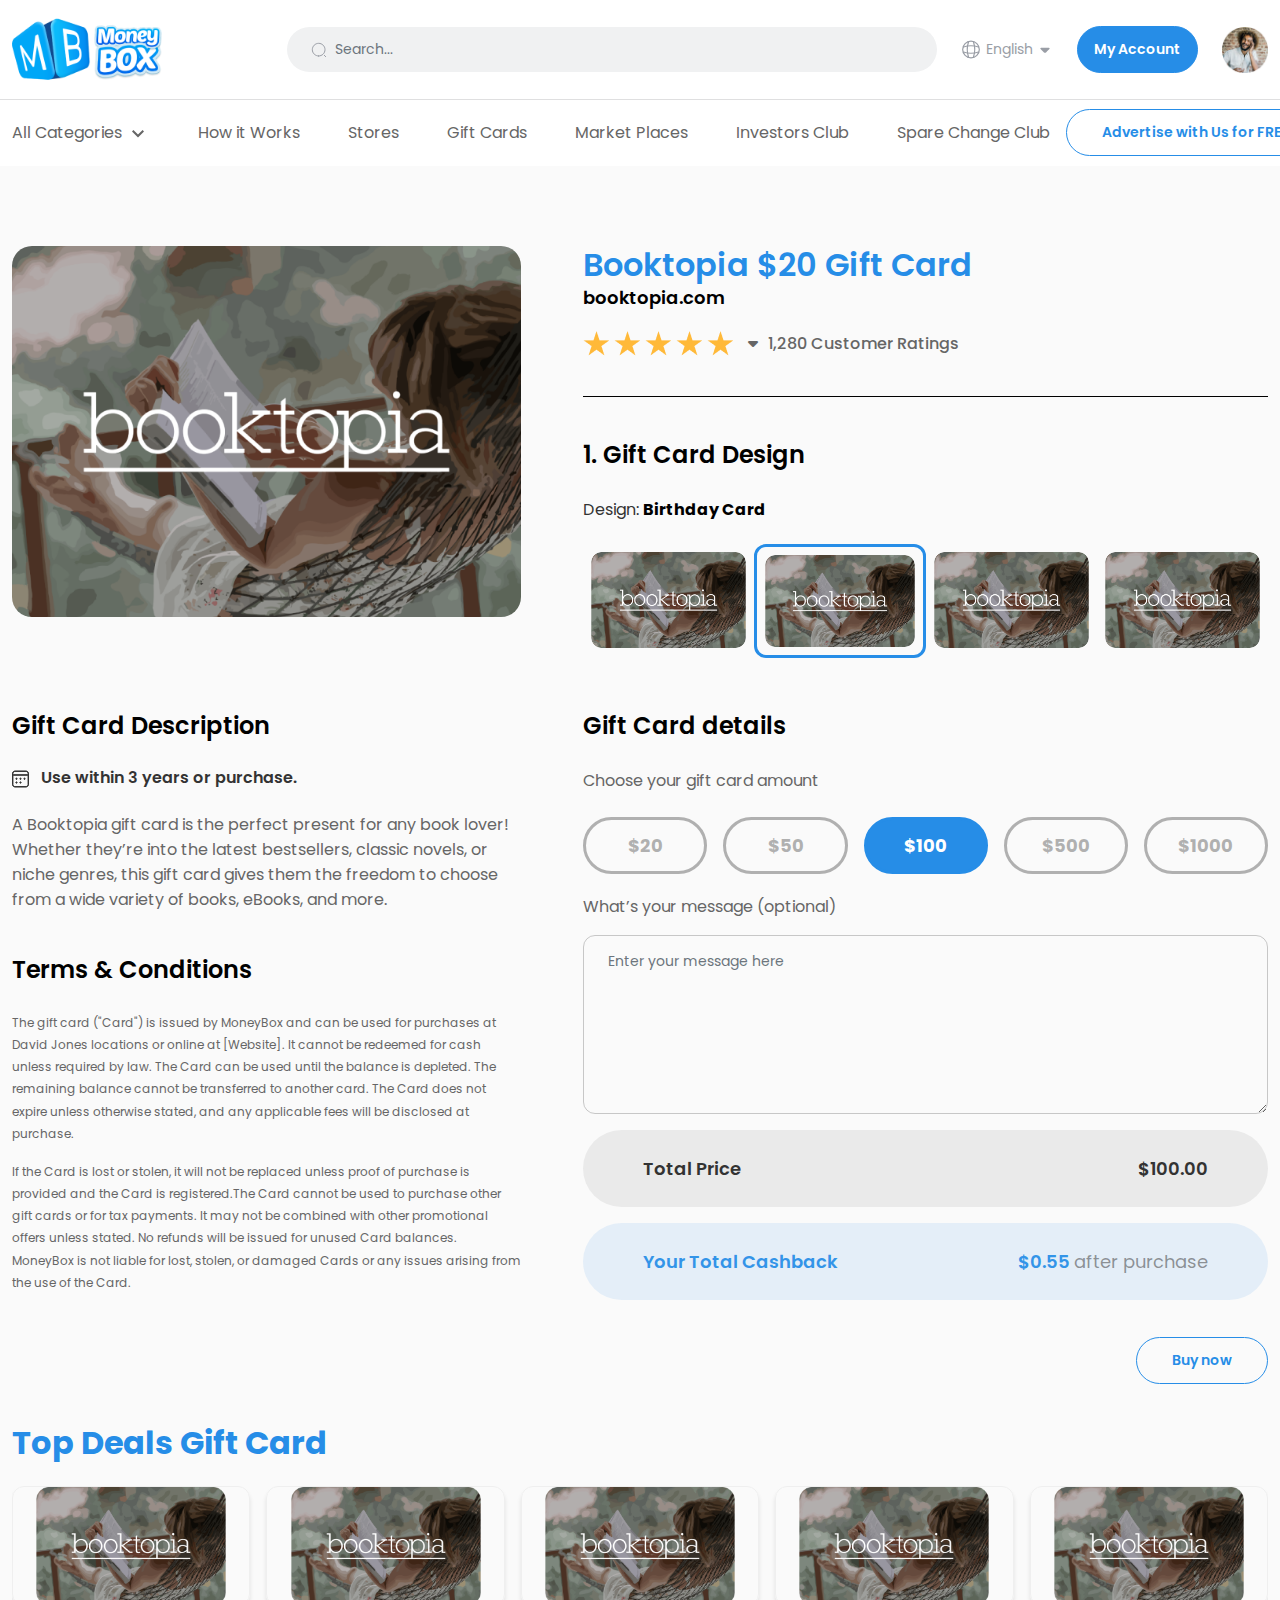
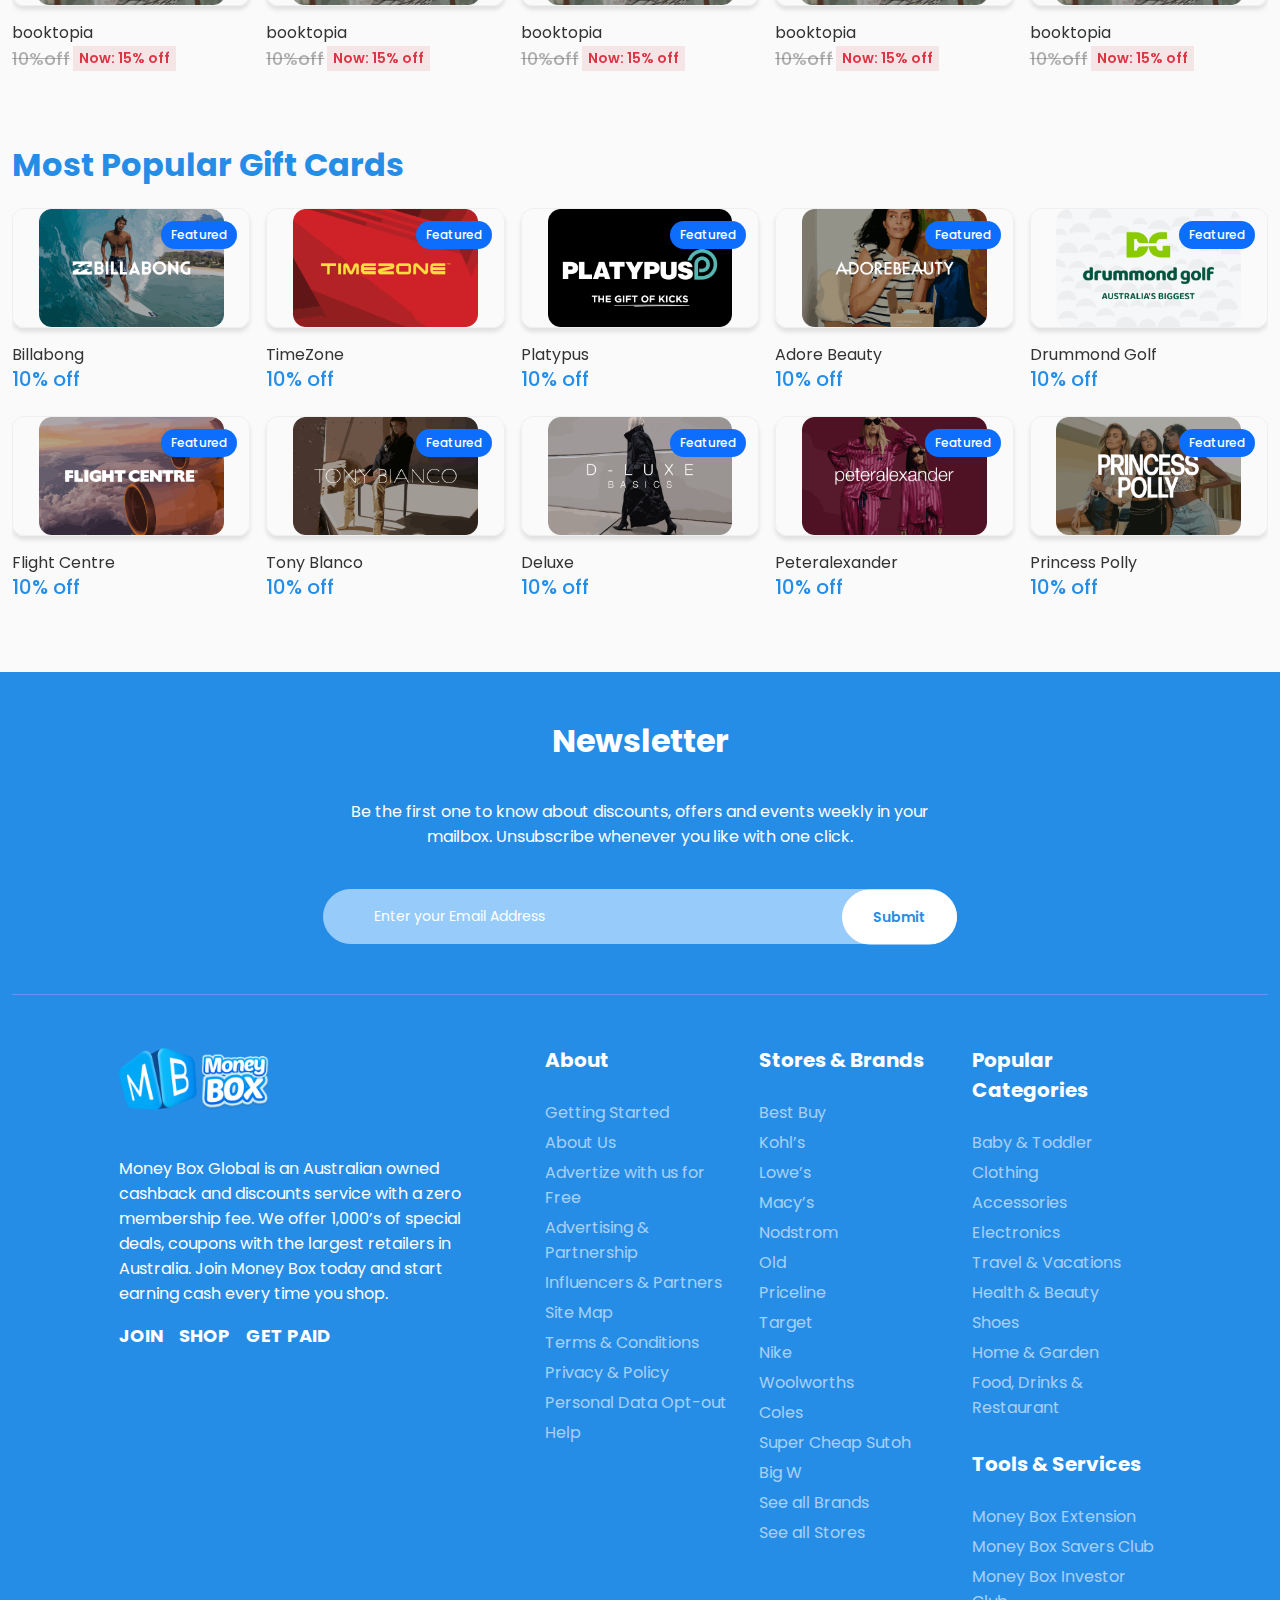
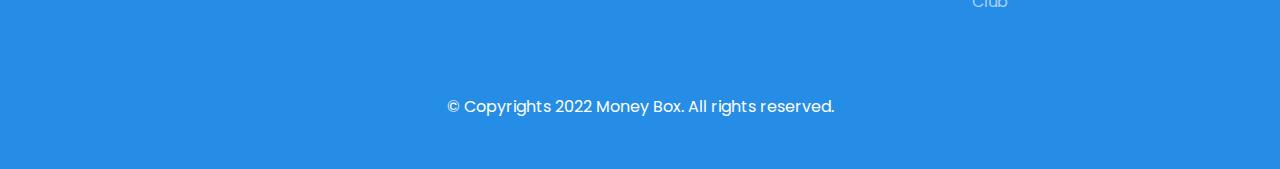
<file: gift-cards-purchase.html>
<!doctype html>
<html lang="en">

<head>
    <meta charset="utf-8">
    <meta name="viewport" content="width=device-width, initial-scale=1">
    <title>Money Box</title>
    <!-- Bootstrap CSS -->
    <link href="css/bootstrap.min.css" rel="stylesheet">

    <!-- Owl Carousel CSS -->
    <link href="css/owl.carousel.min.css" rel="stylesheet">
    <link href="css/owl.theme.default.min.css" rel="stylesheet">

    <!-- Font Awesome CSS -->
    <link rel="stylesheet" href="https://cdnjs.cloudflare.com/ajax/libs/font-awesome/6.5.0/css/all.min.css">

    <!-- Custom CSS -->
    <link href="css/style.css" rel="stylesheet">
    <link href="css/responsive.css" rel="stylesheet">
</head>

<body>
    <!-- Header Section Start -->
    <header class="header">
        <div class="container py-3 top-header">
            <div class="row align-items-center justify-content-between">
                <div class="col-md-2 col-3">
                    <a href="index.html" class="logo">
                        <img class="d-md-block d-none" src="image/logo.png" alt="logo" />
                        <img class="d-md-none d-block" src="image/small-logo.png" alt="logo" />
                    </a>
                </div>
                <div class="col-md-10 col-9 d-flex justify-content-end align-items-center gap-lg-4 gap-md-3 gap-2">
                    <form class="search-bar">
                        <div class="position-relative">
                            <input type="search" class="form-control shadow-none" placeholder="Search..." />
                            <img class="position-absolute top-50 start-0 translate-middle-y ms-md-4 ms-3"
                                src="image/search_icon.svg" alt="Search" />
                        </div>
                    </form>
                    <div class="d-md-flex d-none">
                        <img src="image/language_icon.svg" alt="Search" />
                        <select class="form-control border-0 shadow-none language-select">
                            <option selected>English</option>
                            <option value="Hindi">Hindi</option>
                        </select>
                    </div>
                    <a href="logged.html" class="btn btn-primary btn-custom px-md-3 px-2">My Account</a>
                    <button class="user-profile p-0 bg-transparent border-0">
                        <img src="image//user-img.png" alt="">
                    </button>
                </div>
            </div>
        </div>
        <navbar class="navbar-header d-block">
            <div class="container">
                <div class="d-flex align-items-center justify-content-between gap-3">
                    <ul class="navbar-nav flex-row gap-md-5 gap-3">
                        <li class="nav-item">
                            <a href="#" class="nav-link dropdown-menu-custom">
                                All Categories
                                <svg xmlns="http://www.w3.org/2000/svg" height="24px" viewBox="0 -960 960 960"
                                    width="24px" fill="#666666">
                                    <path d="M480-344 240-584l56-56 184 184 184-184 56 56-240 240Z" />
                                </svg>
                            </a>
                            <div class="dropdown-menu-open">
                                <div class="container">
                                    <div class="row">
                                        <div class="col-md-3 col-6 d-flex flex-column gap-3">
                                            <a href="#">Travel</a>
                                            <a href="#">Pets</a>
                                            <a href="#">Alcohol</a>
                                            <a href="#">Kids</a>
                                        </div>
                                        <div class="col-md-3 col-6 d-flex flex-column gap-3">
                                            <a href="#">All Stores</a>
                                            <a href="#">Auto</a>
                                            <a href="#">Beauty & Health</a>
                                            <a href="#">Market Places</a>
                                        </div>
                                        <div class="col-md-3 col-6 d-flex flex-column gap-3">
                                            <a href="#">Technology</a>
                                            <a href="#">Entertainment</a>
                                            <a href="#">Fashion</a>
                                            <a href="#">Food & Groceries</a>
                                        </div>
                                        <div class="col-md-3 col-6 d-flex flex-column gap-3">
                                            <a href="#">Home & Garden</a>
                                            <a href="#">Sports & Outdoors</a>
                                            <a href="#">Cosmetics</a>
                                            <a href="#">Software Subscriptions</a>
                                        </div>
                                    </div>
                                </div>
                            </div>
                        </li>
                        <li class="nav-item">
                            <a href="how-it-works.html" class="nav-link">How it Works</a>
                        </li>
                        <li class="nav-item">
                            <a href="shops.html" class="nav-link">Stores</a>
                        </li>
                        <li class="nav-item">
                            <a href="gift-cards.html" class="nav-link">Gift Cards</a>
                        </li>
                        <li class="nav-item">
                            <a href="marketplaces.html" class="nav-link">Market Places</a>
                        </li>
                        <li class="nav-item">
                            <a href="#" class="nav-link">Investors Club</a>
                        </li>
                        <li class="nav-item">
                            <a href="#" class="nav-link">Spare Change Club</a>
                        </li>
                    </ul>
                    <a href="advertise-with-us.html" class="btn btn-outline-primary btn-custom">Advertise with Us for FREE</a>
                </div>
            </div>
        </navbar>
    </header>
    <!-- Header Section End -->

    <!-- Gift Cards Details Section Start -->
    <section class="gift-cards-details">
        <div class="container">
            <div class="row">
                <div class="col-md-5">
                    <img src="image/gift-cards-details.png" alt="" class="banner-thumb"/>
                </div>
                <div class="col-md-7 gift-card-design">
                    <h2>Booktopia $20 Gift Card</h2>
                    <p>booktopia.com</p>
                    <div class="rating d-flex align-items-center">
                        <img src="image/yellow-star.png" alt=""/>
                        <img src="image/yellow-star.png" alt=""/>
                        <img src="image/yellow-star.png" alt=""/>
                        <img src="image/yellow-star.png" alt=""/>
                        <img src="image/yellow-star.png" alt=""/>
                        <p class="m-0"><i class="fa-solid fa-caret-down"></i>1,280 Customer Ratings</p>
                    </div>
                    <h5>1. Gift Card Design</h5>
                    <p class="design"><span>Design: </span>Birthday Card</p>
                    <div class="row g-0">
                        <div class="col-3">
                            <div class="thumbnail-img">
                                <img src="image/booktopia.png" alt=""/>
                            </div>
                        </div>
                        <div class="col-3">
                            <div class="thumbnail-img active">
                                <img src="image/booktopia.png" alt=""/>
                            </div>
                        </div>
                        <div class="col-3">
                            <div class="thumbnail-img">
                                <img src="image/booktopia.png" alt=""/>
                            </div>
                        </div>
                        <div class="col-3">
                            <div class="thumbnail-img">
                                <img src="image/booktopia.png" alt=""/>
                            </div>
                        </div>
                    </div>
                </div>
                <div class="col-md-5 gift-description">
                    <h5>Gift Card Description</h5>
                    <h6 class="calender"><img src="image/calender_icon.svg" alt=""/> Use within 3 years or purchase.</h6>
                    <p>A Booktopia gift card is the perfect present for any book lover! Whether they’re into the latest bestsellers, classic novels, or niche genres, this gift card gives them the freedom to choose from a wide variety of books, eBooks, and more. 
                    </p>
                    <div class="terms">
                        <h5>Terms & Conditions</h5>
                        <p>The gift card ("Card") is issued by MoneyBox and can be used for purchases at David Jones locations or online at [Website]. It cannot be redeemed for cash unless required by law. The Card can be used until the balance is depleted. The remaining balance cannot be transferred to another card. The Card does not expire unless otherwise stated, and any applicable fees will be disclosed at purchase.</p>
                        <p>If the Card is lost or stolen, it will not be replaced unless proof of purchase is provided and the Card is registered.The Card cannot be used to purchase other gift cards or for tax payments. It may not be combined with other promotional offers unless stated. No refunds will be issued for unused Card balances. MoneyBox is not liable for lost, stolen, or damaged Cards or any issues arising from the use of the Card.</p>
                    </div>
                </div>
                <div class="col-md-7 gift-description gift-description-details">
                    <h5>Gift Card details</h5>
                    <p class="m-0">Choose your gift card amount</p>
                    <form>
                        <div class="gray-btn d-flex align-items-center justify-content-md-between justify-content-start gap-lg-3 gap-2">
                            <a href="#" class="btn btn-outline-primary btn-custom">$20</a>
                            <a href="#" class="btn btn-outline-primary btn-custom">$50</a>
                            <a href="#" class="btn btn-outline-primary btn-custom active">$100</a>
                            <a href="#" class="btn btn-outline-primary btn-custom">$500</a>
                            <a href="#" class="btn btn-outline-primary btn-custom">$1000</a>
                        </div>
                        <label class="form-label mb-3">What’s your message (optional)</label>
                        <textarea class="form-control bg-transparent shadow-none" rows="7" placeholder="Enter your message here"></textarea>
                        <div class="box-bg total-amount d-flex align-items-center justify-content-between gap-3">
                            <span>Total Price</span>
                            <span>$100.00</span>
                        </div>
                        <div class="box-bg total-cashback d-flex align-items-center justify-content-between gap-3">
                            <span>Your Total Cashback</span>
                            <span>$0.55 <span>after purchase</span></span>
                        </div>
                        <div class="text-end submit-btn">
                            <a href="#" class="btn btn-outline-primary btn-custom">Buy now</a>
                        </div>
                    </form>
                </div>
            </div>
        </div>
    </section>
    <!-- Gift Cards Details Section End -->

    <!-- Top Deals Gift Card Section Start -->
    <section class="featured gift-card-slider">
        <div class="container">
            <div class="row align-items-center justify-content-between mb-md-4 mb-3">
                <div class="col-12">
                    <h2 class="m-0">Top Deals Gift Card</h2>
                </div>
            </div>
            <div class="owl-carousel-Featured owl-carousel owl-theme">
                <div class="item">
                    <a href="gift-cards-purchase.html" class="featured-inner">
                        <div class="position-relative">
                            <img src="image/booktopia.png" alt="booktopia" />
                        </div>
                        <p>booktopia</p>
                        <p><span class="discount text-decoration-line-through">10%off</span> <span class="text-discount text-danger bg-danger bg-opacity-10">Now: 15% off</span></p>
                    </a>
                </div>
            </div>
        </div>
    </section>
    <!-- Top Deals Gift Card Section End -->

    <!-- Most Popular Gift Cards Section Start -->
    <section class="featured featured-travel gift-cards popular-gift-cards p-0 pb-md-5 pb-3">
        <div class="container">
            <div class="row align-items-center justify-content-between mb-md-4 mb-3">
                <div class="col-md-12">
                    <h2 class="m-0">Most Popular Gift Cards </h2>
                </div>
            </div>
            <div class="owl-carousel-Featured owl-carousel owl-theme">
                <div class="item">
                    <a href="#" class="featured-inner">
                        <div class="position-relative">
                            <img src="image/featured-gift-cards-1.png" alt="Featured" />
                            <span class="position-absolute top-0 end-0 badge bg-primary">Featured</span>
                        </div>
                        <p>Billabong</p>
                        <h3>10% off</h3>
                    </a>
                </div>
                <div class="item">
                    <a href="#" class="featured-inner">
                        <div class="position-relative">
                            <img src="image/featured-gift-cards-2.png" alt="Featured" />
                            <span class="position-absolute top-0 end-0 badge bg-primary">Featured</span>
                        </div>
                        <p>TimeZone</p>
                        <h3>10% off</h3>
                    </a>
                </div>
                <div class="item">
                    <a href="#" class="featured-inner">
                        <div class="position-relative">
                            <img src="image/featured-gift-cards-3.png" alt="Featured" />
                            <span class="position-absolute top-0 end-0 badge bg-primary">Featured</span>
                        </div>
                        <p>Platypus</p>
                        <h3>10% off</h3>
                    </a>
                </div>
                <div class="item">
                    <a href="#" class="featured-inner">
                        <div class="position-relative">
                            <img src="image/featured-gift-cards-4.png" alt="Featured" />
                            <span class="position-absolute top-0 end-0 badge bg-primary">Featured</span>
                        </div>
                        <p>Adore Beauty</p>
                        <h3>10% off</h3>
                    </a>
                </div>
                <div class="item">
                    <a href="#" class="featured-inner">
                        <div class="position-relative">
                            <img src="image/featured-gift-cards-5.png" alt="Featured" />
                            <span class="position-absolute top-0 end-0 badge bg-primary">Featured</span>
                        </div>
                        <p>Drummond Golf</p>
                        <h3>10% off</h3>
                    </a>
                </div>
            </div>
            <div class="owl-carousel-Featured owl-carousel owl-theme">
                <div class="item">
                    <a href="#" class="featured-inner">
                        <div class="position-relative">
                            <img src="image/featured-gift-cards-6.png" alt="Featured" />
                            <span class="position-absolute top-0 end-0 badge bg-primary">Featured</span>
                        </div>
                        <p>Flight Centre</p>
                        <h3>10% off</h3>
                    </a>
                </div>
                <div class="item">
                    <a href="#" class="featured-inner">
                        <div class="position-relative">
                            <img src="image/featured-gift-cards-7.png" alt="Featured" />
                            <span class="position-absolute top-0 end-0 badge bg-primary">Featured</span>
                        </div>
                        <p>Tony Blanco</p>
                        <h3>10% off</h3>
                    </a>
                </div>
                <div class="item">
                    <a href="#" class="featured-inner">
                        <div class="position-relative">
                            <img src="image/featured-gift-cards-8.png" alt="Featured" />
                            <span class="position-absolute top-0 end-0 badge bg-primary">Featured</span>
                        </div>
                        <p>Deluxe</p>
                        <h3>10% off</h3>
                    </a>
                </div>
                <div class="item">
                    <a href="#" class="featured-inner">
                        <div class="position-relative">
                            <img src="image/featured-gift-cards-9.png" alt="Featured" />
                            <span class="position-absolute top-0 end-0 badge bg-primary">Featured</span>
                        </div>
                        <p>Peteralexander</p>
                        <h3>10% off</h3>
                    </a>
                </div>
                <div class="item">
                    <a href="#" class="featured-inner">
                        <div class="position-relative">
                            <img src="image/featured-gift-cards-10.png" alt="Featured" />
                            <span class="position-absolute top-0 end-0 badge bg-primary">Featured</span>
                        </div>
                        <p>Princess Polly</p>
                        <h3>10% off</h3>
                    </a>
                </div>
            </div>
        </div>
    </section>
    <!-- Most Popular Gift Cards Section End -->

    <!-- Footer Section Start -->
    <footer class="footer">
        <div class="container">
            <div class="newsletter text-center">
                <h2 class="text-white">Newsletter</h2>
                <p class="text-white">Be the first one to know about discounts, offers and events weekly in your
                    mailbox. Unsubscribe whenever you like with one click.</p>
                <form>
                    <div class="position-relative">
                        <input type="search" placeholder="Enter your Email Address" class="form-control shadow-none" />
                        <button type="submit"
                            class="btn btn-white btn-custom position-absolute top-50 end-0 translate-middle-y">Submit</button>
                    </div>
                </form>
            </div>
            <div class="footer-inner">
                <div class="row justify-content-center">
                    <div class="col-lg-4 col-md-12 first-footer">
                        <a class="logo" href="index.html">
                            <img src="image/logo.png" alt="logo" />
                        </a>
                        <p>Money Box Global is an Australian owned cashback and discounts service with a zero membership
                            fee. We offer 1,000’s of special deals, coupons with the largest retailers in Australia.
                            Join Money Box today and start earning cash every time you shop.</p>
                        <ul class="d-flex align-items-center gap-3 p-0 m-0">
                            <li>
                                <a href="#">Join</a>
                            </li>
                            <li>
                                <a href="#">SHOP</a>
                            </li>
                            <li>
                                <a href="#">GET PAID</a>
                            </li>
                        </ul>
                    </div>
                    <div class="col-lg-2 col-md-4 col-6">
                        <h3>About</h3>
                        <ul>
                            <li>
                                <a href="#">Getting Started</a>
                            </li>
                            <li>
                                <a href="about-us.html">About Us</a>
                            </li>
                            <li>
                                <a href="advertise-with-us.html">Advertize with us for Free</a>
                            </li>
                            <li>
                                <a href="#">Advertising & Partnership</a>
                            </li>
                            <li>
                                <a href="#">Influencers & Partners</a>
                            </li>
                            <li>
                                <a href="#">Site Map</a>
                            </li>
                            <li>
                                <a href="#">Terms & Conditions</a>
                            </li>
                            <li>
                                <a href="#">Privacy & Policy</a>
                            </li>
                            <li>
                                <a href="#">Personal Data Opt-out</a>
                            </li>
                            <li>
                                <a href="#">Help</a>
                            </li>
                        </ul>
                    </div>
                    <div class="col-lg-2 col-md-4 col-6">
                        <h3>Stores & Brands</h3>
                        <ul>
                            <li>
                                <a href="#">Best Buy</a>
                            </li>
                            <li>
                                <a href="#">Kohl’s</a>
                            </li>
                            <li>
                                <a href="#">Lowe’s</a>
                            </li>
                            <li>
                                <a href="#">Macy’s</a>
                            </li>
                            <li>
                                <a href="#">Nodstrom</a>
                            </li>
                            <li>
                                <a href="#">Old</a>
                            </li>
                            <li>
                                <a href="#">Priceline</a>
                            </li>
                            <li>
                                <a href="#">Target</a>
                            </li>
                            <li>
                                <a href="#">Nike</a>
                            </li>
                            <li>
                                <a href="#">Woolworths</a>
                            </li>
                            <li>
                                <a href="#">Coles</a>
                            </li>
                            <li>
                                <a href="#">Super Cheap Sutoh</a>
                            </li>
                            <li>
                                <a href="#">Big W</a>
                            </li>
                            <li>
                                <a href="#">See all Brands</a>
                            </li>
                            <li>
                                <a href="#">See all Stores</a>
                            </li>
                        </ul>
                    </div>
                    <div class="col-lg-2 col-md-4 mt-md-0 mt-4">
                        <h3>Popular Categories</h3>
                        <ul>
                            <li>
                                <a href="#">Baby & Toddler</a>
                            </li>
                            <li>
                                <a href="#">Clothing</a>
                            </li>
                            <li>
                                <a href="#">Accessories</a>
                            </li>
                            <li>
                                <a href="#">Electronics</a>
                            </li>
                            <li>
                                <a href="#">Travel & Vacations</a>
                            </li>
                            <li>
                                <a href="#">Health & Beauty</a>
                            </li>
                            <li>
                                <a href="#">Shoes</a>
                            </li>
                            <li>
                                <a href="#">Home & Garden</a>
                            </li>
                            <li>
                                <a href="#">Food, Drinks & Restaurant</a>
                            </li>
                        </ul>
                        <h3 class="mt-md-4 mt-3">Tools & Services</h3>
                        <ul>
                            <li>
                                <a href="#">Money Box Extension</a>
                            </li>
                            <li>
                                <a href="#">Money Box Savers Club</a>
                            </li>
                            <li>
                                <a href="#">Money Box Investor Club</a>
                            </li>
                        </ul>
                    </div>
                </div>
                <p class="text-center copyright m-0">© Copyrights 2022 <a href="#">Money Box.</a> All rights reserved.
                </p>
            </div>
        </div>
    </footer>
    <!-- Footer Section Start -->

    <!-- Main JS -->
    <script src="js/jquery-3.7.1.min.js"></script>

    <!-- Bootstrap CSS -->
    <script src="js/bootstrap.bundle.min.js"></script>

    <!-- Owl Carousel CSS -->
    <script src="js/owl.carousel.min.js"></script>

    <!-- Custom CSS -->
    <script src="js/main.js"></script>

</body>

</html>
</file>
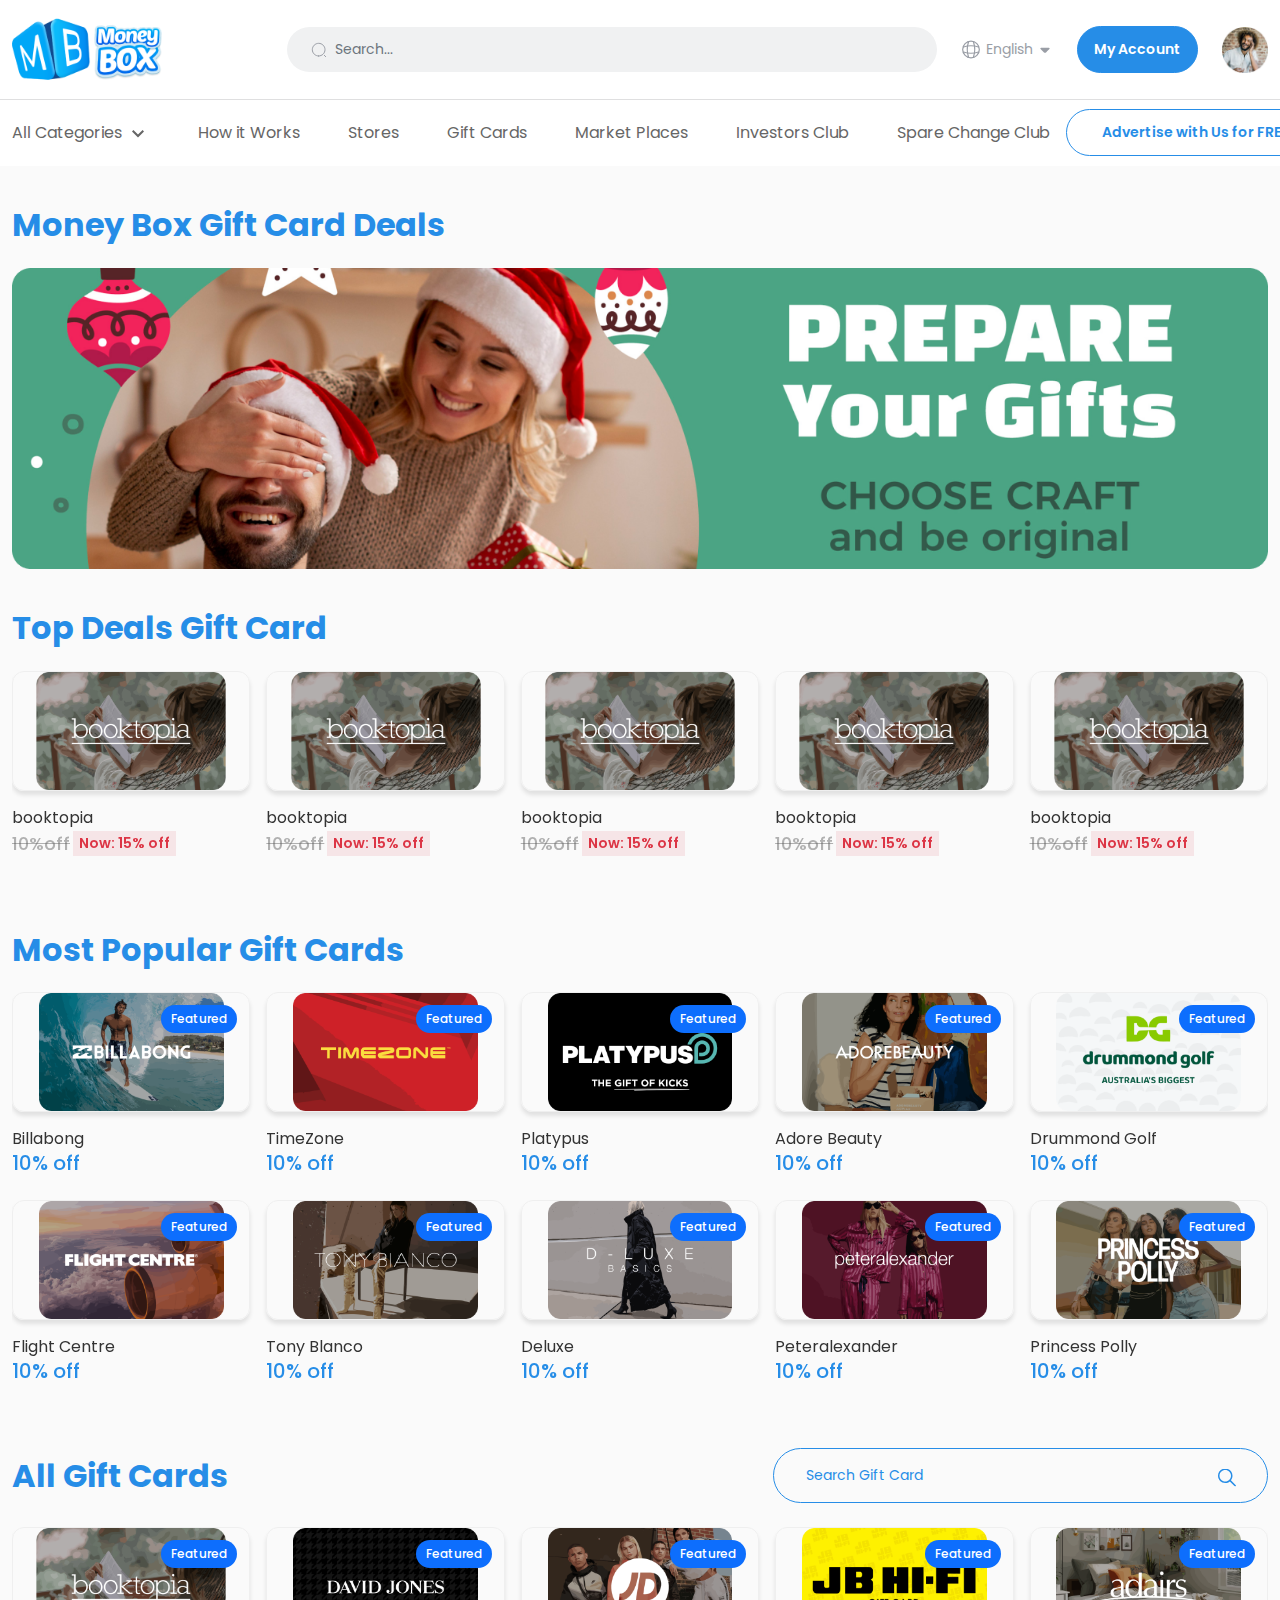
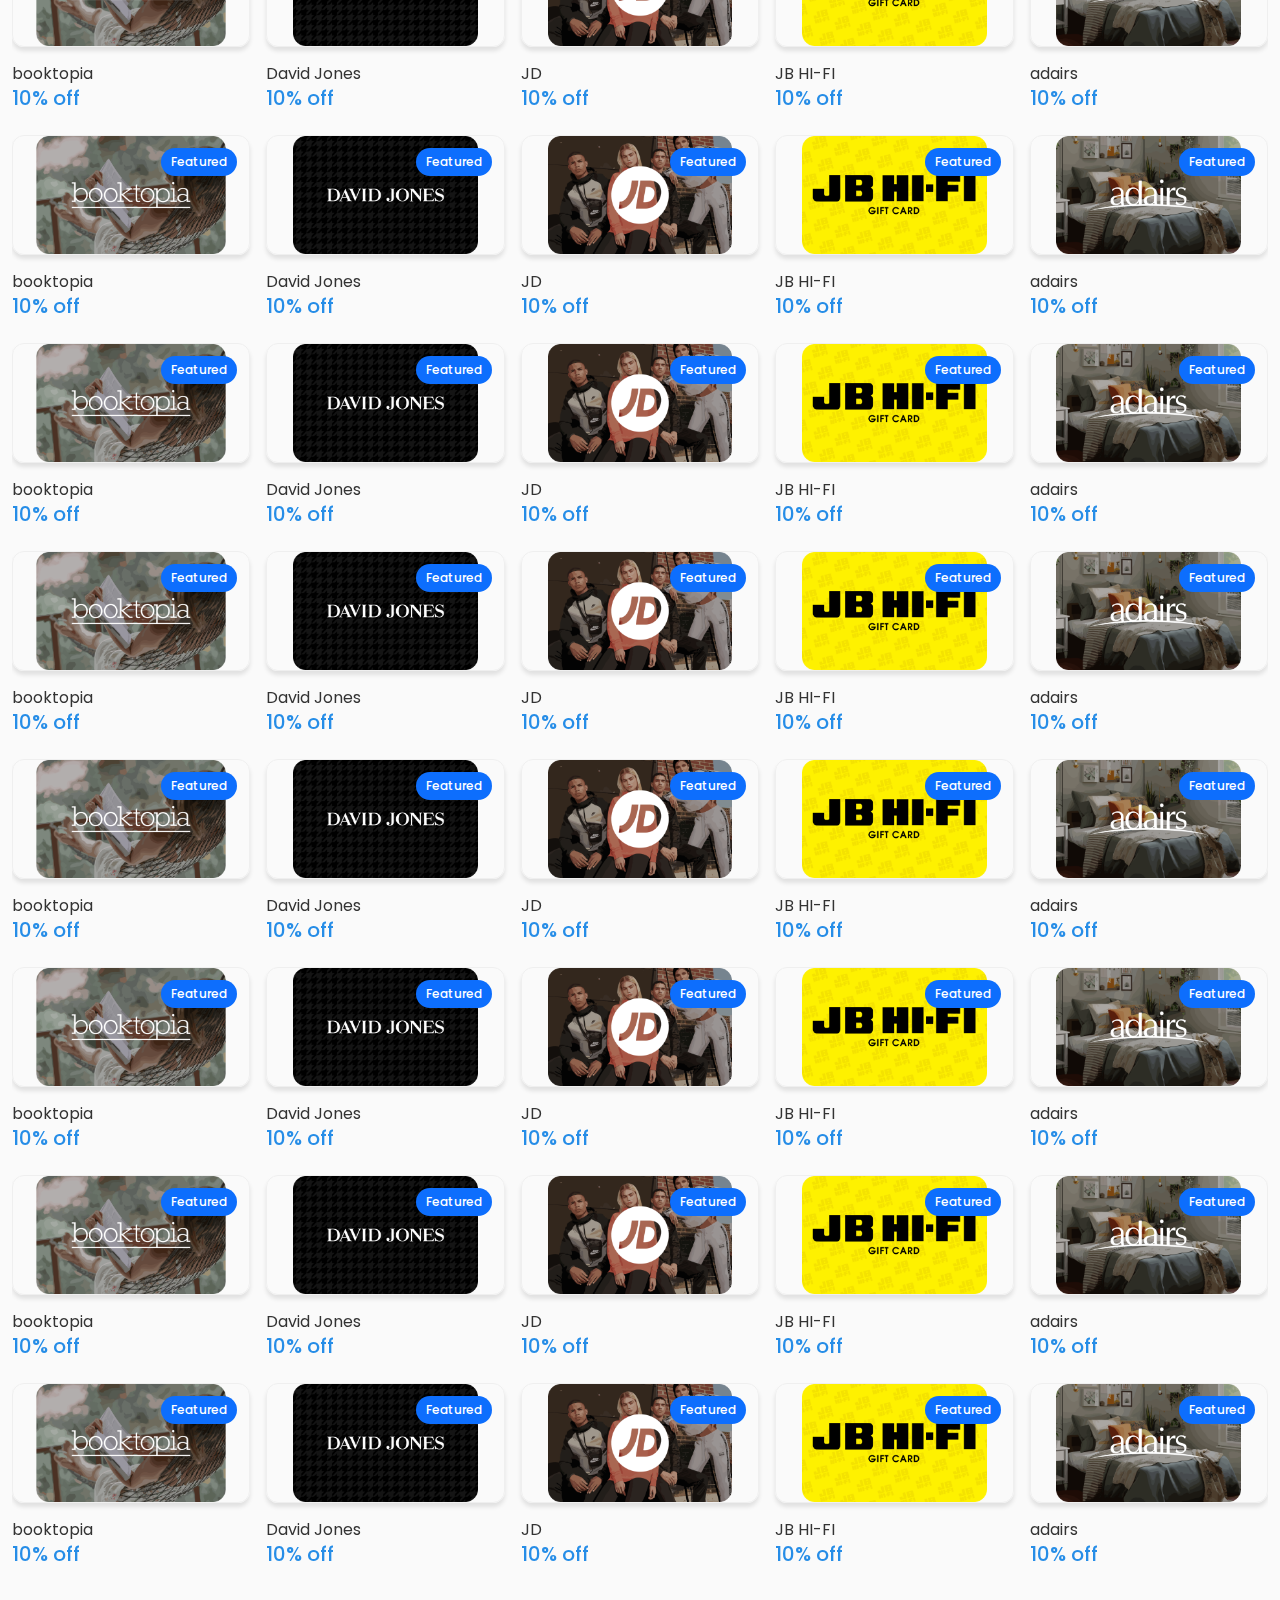
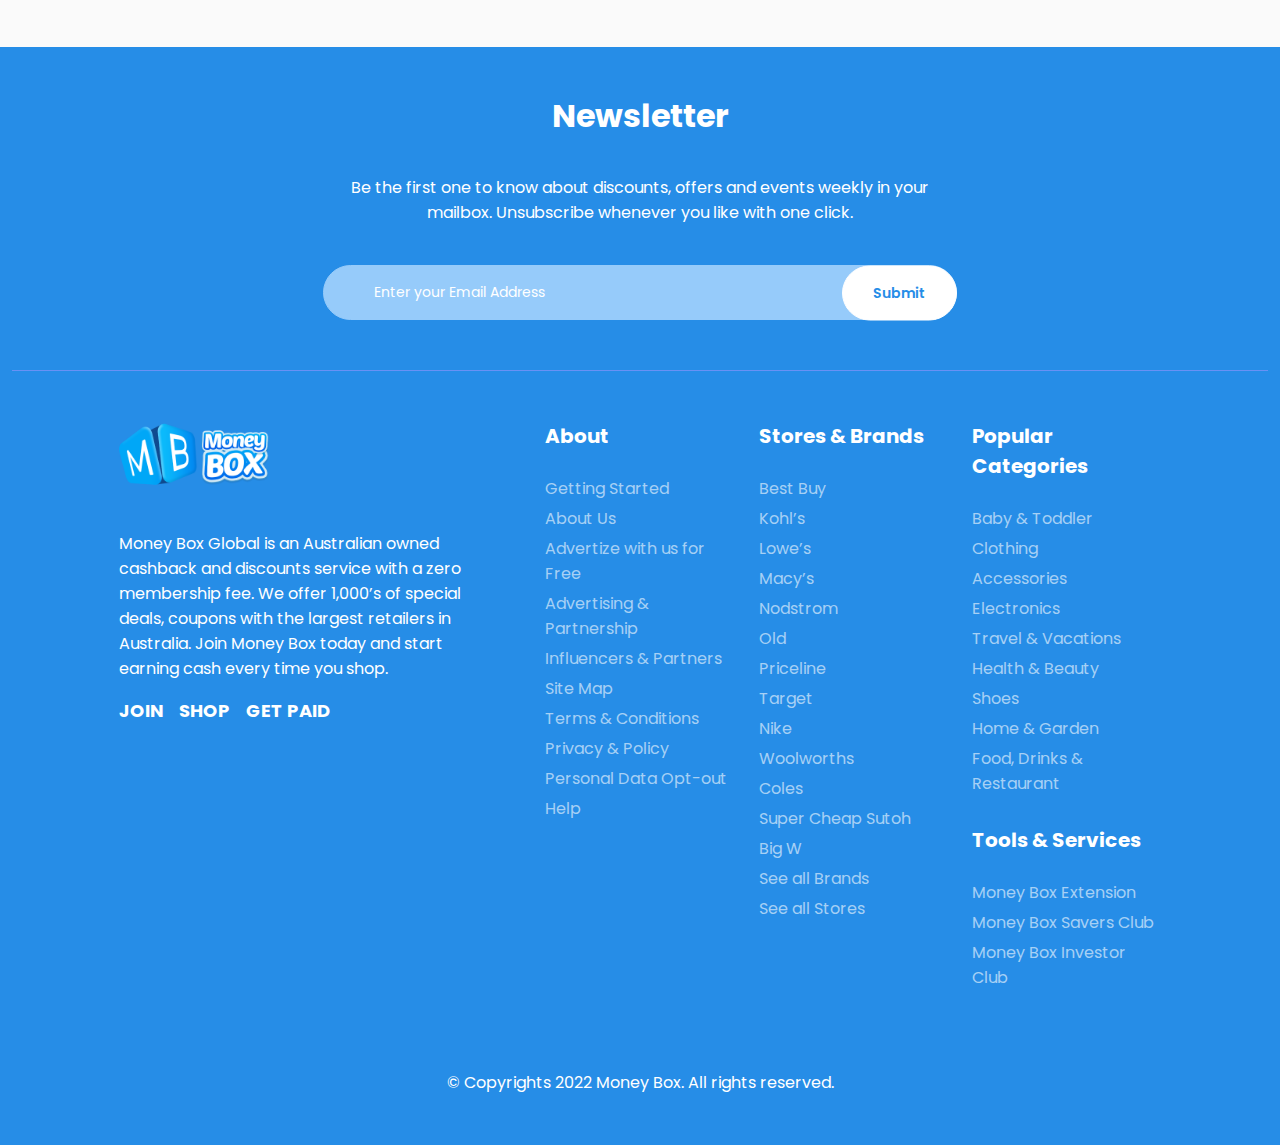
<file: gift-cards.html>
<!doctype html>
<html lang="en">

<head>
    <meta charset="utf-8">
    <meta name="viewport" content="width=device-width, initial-scale=1">
    <title>Money Box</title>
    <!-- Bootstrap CSS -->
    <link href="css/bootstrap.min.css" rel="stylesheet">

    <!-- Owl Carousel CSS -->
    <link href="css/owl.carousel.min.css" rel="stylesheet">
    <link href="css/owl.theme.default.min.css" rel="stylesheet">

    <!-- Font Awesome CSS -->
    <link rel="stylesheet" href="https://cdnjs.cloudflare.com/ajax/libs/font-awesome/6.5.0/css/all.min.css">

    <!-- Custom CSS -->
    <link href="css/style.css" rel="stylesheet">
    <link href="css/responsive.css" rel="stylesheet">
</head>

<body>
    <!-- Header Section Start -->
    <header class="header">
        <div class="container py-3 top-header">
            <div class="row align-items-center justify-content-between">
                <div class="col-md-2 col-3">
                    <a href="index.html" class="logo">
                        <img class="d-md-block d-none" src="image/logo.png" alt="logo" />
                        <img class="d-md-none d-block" src="image/small-logo.png" alt="logo" />
                    </a>
                </div>
                <div class="col-md-10 col-9 d-flex justify-content-end align-items-center gap-lg-4 gap-md-3 gap-2">
                    <form class="search-bar">
                        <div class="position-relative">
                            <input type="search" class="form-control shadow-none" placeholder="Search..." />
                            <img class="position-absolute top-50 start-0 translate-middle-y ms-md-4 ms-3"
                                src="image/search_icon.svg" alt="Search" />
                        </div>
                    </form>
                    <div class="d-md-flex d-none">
                        <img src="image/language_icon.svg" alt="Search" />
                        <select class="form-control border-0 shadow-none language-select">
                            <option selected>English</option>
                            <option value="Hindi">Hindi</option>
                        </select>
                    </div>
                    <a href="logged.html" class="btn btn-primary btn-custom px-md-3 px-2">My Account</a>
                    <button class="user-profile p-0 bg-transparent border-0">
                        <img src="image//user-img.png" alt="">
                    </button>
                </div>
            </div>
        </div>
        <navbar class="navbar-header d-block">
            <div class="container">
                <div class="d-flex align-items-center justify-content-between gap-3">
                    <ul class="navbar-nav flex-row gap-md-5 gap-3">
                        <li class="nav-item">
                            <a href="#" class="nav-link dropdown-menu-custom">
                                All Categories
                                <svg xmlns="http://www.w3.org/2000/svg" height="24px" viewBox="0 -960 960 960"
                                    width="24px" fill="#666666">
                                    <path d="M480-344 240-584l56-56 184 184 184-184 56 56-240 240Z" />
                                </svg>
                            </a>
                            <div class="dropdown-menu-open">
                                <div class="container">
                                    <div class="row">
                                        <div class="col-md-3 col-6 d-flex flex-column gap-3">
                                            <a href="#">Travel</a>
                                            <a href="#">Pets</a>
                                            <a href="#">Alcohol</a>
                                            <a href="#">Kids</a>
                                        </div>
                                        <div class="col-md-3 col-6 d-flex flex-column gap-3">
                                            <a href="#">All Stores</a>
                                            <a href="#">Auto</a>
                                            <a href="#">Beauty & Health</a>
                                            <a href="#">Market Places</a>
                                        </div>
                                        <div class="col-md-3 col-6 d-flex flex-column gap-3">
                                            <a href="#">Technology</a>
                                            <a href="#">Entertainment</a>
                                            <a href="#">Fashion</a>
                                            <a href="#">Food & Groceries</a>
                                        </div>
                                        <div class="col-md-3 col-6 d-flex flex-column gap-3">
                                            <a href="#">Home & Garden</a>
                                            <a href="#">Sports & Outdoors</a>
                                            <a href="#">Cosmetics</a>
                                            <a href="#">Software Subscriptions</a>
                                        </div>
                                    </div>
                                </div>
                            </div>
                        </li>
                        <li class="nav-item">
                            <a href="#" class="nav-link">How it Works</a>
                        </li>
                        <li class="nav-item">
                            <a href="shops.html" class="nav-link">Stores</a>
                        </li>
                        <li class="nav-item">
                            <a href="gift-cards.html" class="nav-link">Gift Cards</a>
                        </li>
                        <li class="nav-item">
                            <a href="marketplaces.html" class="nav-link">Market Places</a>
                        </li>
                        <li class="nav-item">
                            <a href="#" class="nav-link">Investors Club</a>
                        </li>
                        <li class="nav-item">
                            <a href="#" class="nav-link">Spare Change Club</a>
                        </li>
                    </ul>
                    <a href="#" class="btn btn-outline-primary btn-custom">Advertise with Us for FREE</a>
                </div>
            </div>
        </navbar>
    </header>
    <!-- Header Section End -->

    <!-- Money Box Gift Card Deals Section Start -->
    <section class="gift-card-banner">
        <div class="container">
            <h2 class="mb-md-4 mb-3">Money Box Gift Card Deals</h2>
            <div class="row">
                <div class="col-md-12">
                    <img src="image/gift-cards-banner.png" alt="" class="w-100">
                </div>
            </div>
        </div>
    </section>
    <!-- Money Box Gift Card Deals Section End -->

    <!-- Top Deals Gift Card Section Start -->
    <section class="featured gift-card-slider">
        <div class="container">
            <div class="row align-items-center justify-content-between mb-md-4 mb-3">
                <div class="col-12">
                    <h2 class="m-0">Top Deals Gift Card</h2>
                </div>
            </div>
            <div class="owl-carousel-Featured owl-carousel owl-theme">
                <div class="item">
                    <a href="gift-cards-purchase.html" class="featured-inner">
                        <div class="position-relative">
                            <img src="image/booktopia.png" alt="booktopia" />
                        </div>
                        <p>booktopia</p>
                        <p><span class="discount text-decoration-line-through">10%off</span> <span class="text-discount text-danger bg-danger bg-opacity-10">Now: 15% off</span></p>
                    </a>
                </div>
            </div>
        </div>
    </section>
    <!-- Top Deals Gift Card Section End -->

    <!-- Most Popular Gift Cards Section Start -->
    <section class="featured featured-travel gift-cards popular-gift-cards p-0">
        <div class="container">
            <div class="row align-items-center justify-content-between mb-md-4 mb-3">
                <div class="col-md-12">
                    <h2 class="m-0">Most Popular Gift Cards </h2>
                </div>
            </div>
            <div class="owl-carousel-Featured owl-carousel owl-theme">
                <div class="item">
                    <a href="#" class="featured-inner">
                        <div class="position-relative">
                            <img src="image/featured-gift-cards-1.png" alt="Featured" />
                            <span class="position-absolute top-0 end-0 badge bg-primary">Featured</span>
                        </div>
                        <p>Billabong</p>
                        <h3>10% off</h3>
                    </a>
                </div>
                <div class="item">
                    <a href="#" class="featured-inner">
                        <div class="position-relative">
                            <img src="image/featured-gift-cards-2.png" alt="Featured" />
                            <span class="position-absolute top-0 end-0 badge bg-primary">Featured</span>
                        </div>
                        <p>TimeZone</p>
                        <h3>10% off</h3>
                    </a>
                </div>
                <div class="item">
                    <a href="#" class="featured-inner">
                        <div class="position-relative">
                            <img src="image/featured-gift-cards-3.png" alt="Featured" />
                            <span class="position-absolute top-0 end-0 badge bg-primary">Featured</span>
                        </div>
                        <p>Platypus</p>
                        <h3>10% off</h3>
                    </a>
                </div>
                <div class="item">
                    <a href="#" class="featured-inner">
                        <div class="position-relative">
                            <img src="image/featured-gift-cards-4.png" alt="Featured" />
                            <span class="position-absolute top-0 end-0 badge bg-primary">Featured</span>
                        </div>
                        <p>Adore Beauty</p>
                        <h3>10% off</h3>
                    </a>
                </div>
                <div class="item">
                    <a href="#" class="featured-inner">
                        <div class="position-relative">
                            <img src="image/featured-gift-cards-5.png" alt="Featured" />
                            <span class="position-absolute top-0 end-0 badge bg-primary">Featured</span>
                        </div>
                        <p>Drummond Golf</p>
                        <h3>10% off</h3>
                    </a>
                </div>
            </div>
            <div class="owl-carousel-Featured owl-carousel owl-theme">
                <div class="item">
                    <a href="#" class="featured-inner">
                        <div class="position-relative">
                            <img src="image/featured-gift-cards-6.png" alt="Featured" />
                            <span class="position-absolute top-0 end-0 badge bg-primary">Featured</span>
                        </div>
                        <p>Flight Centre</p>
                        <h3>10% off</h3>
                    </a>
                </div>
                <div class="item">
                    <a href="#" class="featured-inner">
                        <div class="position-relative">
                            <img src="image/featured-gift-cards-7.png" alt="Featured" />
                            <span class="position-absolute top-0 end-0 badge bg-primary">Featured</span>
                        </div>
                        <p>Tony Blanco</p>
                        <h3>10% off</h3>
                    </a>
                </div>
                <div class="item">
                    <a href="#" class="featured-inner">
                        <div class="position-relative">
                            <img src="image/featured-gift-cards-8.png" alt="Featured" />
                            <span class="position-absolute top-0 end-0 badge bg-primary">Featured</span>
                        </div>
                        <p>Deluxe</p>
                        <h3>10% off</h3>
                    </a>
                </div>
                <div class="item">
                    <a href="#" class="featured-inner">
                        <div class="position-relative">
                            <img src="image/featured-gift-cards-9.png" alt="Featured" />
                            <span class="position-absolute top-0 end-0 badge bg-primary">Featured</span>
                        </div>
                        <p>Peteralexander</p>
                        <h3>10% off</h3>
                    </a>
                </div>
                <div class="item">
                    <a href="#" class="featured-inner">
                        <div class="position-relative">
                            <img src="image/featured-gift-cards-10.png" alt="Featured" />
                            <span class="position-absolute top-0 end-0 badge bg-primary">Featured</span>
                        </div>
                        <p>Princess Polly</p>
                        <h3>10% off</h3>
                    </a>
                </div>
            </div>
        </div>
    </section>
    <!-- Most Popular Gift Cards Section End -->

    <!--All Gift Cards Section Start -->
    <section class="featured featured-travel gift-cards popular-gift-cards all-gift-cards all-stores">
        <div class="container">
            <div class="row align-items-center justify-content-between mb-md-4 mb-3">
                <div class="col-md-4">
                    <h2 class="m-0 mb-md-0 mb-3">All Gift Cards </h2>
                </div>
                <div class="col-md-8">
                    <form class="search-bar">
                        <div class="position-relative">
                            <input type="text" class="form-control shadow-none" placeholder="Search Gift Card ">
                            <button class="position-absolute top-50 end-0 translate-middle-y p-0 border-0 bg-transparent">
                                <img src="image/search_icon_blue.svg" alt="Search">
                            </button>
                        </div>
                    </form>
                </div>
            </div>
            <div class="owl-carousel-Featured owl-carousel owl-theme">
                <div class="item">
                    <a href="gift-cards-purchase.html" class="featured-inner">
                        <div class="position-relative">
                            <img src="image/booktopia.png" alt="Featured" />
                            <span class="position-absolute top-0 end-0 badge bg-primary">Featured</span>
                        </div>
                        <p>booktopia</p>
                        <h3>10% off</h3>
                    </a>
                </div>
                <div class="item">
                    <a href="gift-cards-purchase.html" class="featured-inner">
                        <div class="position-relative">
                            <img src="image/david-jones.png" alt="Featured" />
                            <span class="position-absolute top-0 end-0 badge bg-primary">Featured</span>
                        </div>
                        <p>David Jones</p>
                        <h3>10% off</h3>
                    </a>
                </div>
                <div class="item">
                    <a href="gift-cards-purchase.html" class="featured-inner">
                        <div class="position-relative">
                            <img src="image/jd.png" alt="Featured" />
                            <span class="position-absolute top-0 end-0 badge bg-primary">Featured</span>
                        </div>
                        <p>JD</p>
                        <h3>10% off</h3>
                    </a>
                </div>
                <div class="item">
                    <a href="gift-cards-purchase.html" class="featured-inner">
                        <div class="position-relative">
                            <img src="image/jb-hi-fi.png" alt="Featured" />
                            <span class="position-absolute top-0 end-0 badge bg-primary">Featured</span>
                        </div>
                        <p>JB HI-FI</p>
                        <h3>10% off</h3>
                    </a>
                </div>
                <div class="item">
                    <a href="gift-cards-purchase.html" class="featured-inner">
                        <div class="position-relative">
                            <img src="image/adairs.png" alt="Featured" />
                            <span class="position-absolute top-0 end-0 badge bg-primary">Featured</span>
                        </div>
                        <p>adairs</p>
                        <h3>10% off</h3>
                    </a>
                </div>
            </div>
            <div class="owl-carousel-Featured owl-carousel owl-theme">
                <div class="item">
                    <a href="gift-cards-purchase.html" class="featured-inner">
                        <div class="position-relative">
                            <img src="image/booktopia.png" alt="Featured" />
                            <span class="position-absolute top-0 end-0 badge bg-primary">Featured</span>
                        </div>
                        <p>booktopia</p>
                        <h3>10% off</h3>
                    </a>
                </div>
                <div class="item">
                    <a href="gift-cards-purchase.html" class="featured-inner">
                        <div class="position-relative">
                            <img src="image/david-jones.png" alt="Featured" />
                            <span class="position-absolute top-0 end-0 badge bg-primary">Featured</span>
                        </div>
                        <p>David Jones</p>
                        <h3>10% off</h3>
                    </a>
                </div>
                <div class="item">
                    <a href="gift-cards-purchase.html" class="featured-inner">
                        <div class="position-relative">
                            <img src="image/jd.png" alt="Featured" />
                            <span class="position-absolute top-0 end-0 badge bg-primary">Featured</span>
                        </div>
                        <p>JD</p>
                        <h3>10% off</h3>
                    </a>
                </div>
                <div class="item">
                    <a href="gift-cards-purchase.html" class="featured-inner">
                        <div class="position-relative">
                            <img src="image/jb-hi-fi.png" alt="Featured" />
                            <span class="position-absolute top-0 end-0 badge bg-primary">Featured</span>
                        </div>
                        <p>JB HI-FI</p>
                        <h3>10% off</h3>
                    </a>
                </div>
                <div class="item">
                    <a href="gift-cards-purchase.html" class="featured-inner">
                        <div class="position-relative">
                            <img src="image/adairs.png" alt="Featured" />
                            <span class="position-absolute top-0 end-0 badge bg-primary">Featured</span>
                        </div>
                        <p>adairs</p>
                        <h3>10% off</h3>
                    </a>
                </div>
            </div>
            <div class="owl-carousel-Featured owl-carousel owl-theme">
                <div class="item">
                    <a href="gift-cards-purchase.html" class="featured-inner">
                        <div class="position-relative">
                            <img src="image/booktopia.png" alt="Featured" />
                            <span class="position-absolute top-0 end-0 badge bg-primary">Featured</span>
                        </div>
                        <p>booktopia</p>
                        <h3>10% off</h3>
                    </a>
                </div>
                <div class="item">
                    <a href="gift-cards-purchase.html" class="featured-inner">
                        <div class="position-relative">
                            <img src="image/david-jones.png" alt="Featured" />
                            <span class="position-absolute top-0 end-0 badge bg-primary">Featured</span>
                        </div>
                        <p>David Jones</p>
                        <h3>10% off</h3>
                    </a>
                </div>
                <div class="item">
                    <a href="gift-cards-purchase.html" class="featured-inner">
                        <div class="position-relative">
                            <img src="image/jd.png" alt="Featured" />
                            <span class="position-absolute top-0 end-0 badge bg-primary">Featured</span>
                        </div>
                        <p>JD</p>
                        <h3>10% off</h3>
                    </a>
                </div>
                <div class="item">
                    <a href="gift-cards-purchase.html" class="featured-inner">
                        <div class="position-relative">
                            <img src="image/jb-hi-fi.png" alt="Featured" />
                            <span class="position-absolute top-0 end-0 badge bg-primary">Featured</span>
                        </div>
                        <p>JB HI-FI</p>
                        <h3>10% off</h3>
                    </a>
                </div>
                <div class="item">
                    <a href="gift-cards-purchase.html" class="featured-inner">
                        <div class="position-relative">
                            <img src="image/adairs.png" alt="Featured" />
                            <span class="position-absolute top-0 end-0 badge bg-primary">Featured</span>
                        </div>
                        <p>adairs</p>
                        <h3>10% off</h3>
                    </a>
                </div>
            </div>
            <div class="owl-carousel-Featured owl-carousel owl-theme">
                <div class="item">
                    <a href="gift-cards-purchase.html" class="featured-inner">
                        <div class="position-relative">
                            <img src="image/booktopia.png" alt="Featured" />
                            <span class="position-absolute top-0 end-0 badge bg-primary">Featured</span>
                        </div>
                        <p>booktopia</p>
                        <h3>10% off</h3>
                    </a>
                </div>
                <div class="item">
                    <a href="gift-cards-purchase.html" class="featured-inner">
                        <div class="position-relative">
                            <img src="image/david-jones.png" alt="Featured" />
                            <span class="position-absolute top-0 end-0 badge bg-primary">Featured</span>
                        </div>
                        <p>David Jones</p>
                        <h3>10% off</h3>
                    </a>
                </div>
                <div class="item">
                    <a href="gift-cards-purchase.html" class="featured-inner">
                        <div class="position-relative">
                            <img src="image/jd.png" alt="Featured" />
                            <span class="position-absolute top-0 end-0 badge bg-primary">Featured</span>
                        </div>
                        <p>JD</p>
                        <h3>10% off</h3>
                    </a>
                </div>
                <div class="item">
                    <a href="gift-cards-purchase.html" class="featured-inner">
                        <div class="position-relative">
                            <img src="image/jb-hi-fi.png" alt="Featured" />
                            <span class="position-absolute top-0 end-0 badge bg-primary">Featured</span>
                        </div>
                        <p>JB HI-FI</p>
                        <h3>10% off</h3>
                    </a>
                </div>
                <div class="item">
                    <a href="gift-cards-purchase.html" class="featured-inner">
                        <div class="position-relative">
                            <img src="image/adairs.png" alt="Featured" />
                            <span class="position-absolute top-0 end-0 badge bg-primary">Featured</span>
                        </div>
                        <p>adairs</p>
                        <h3>10% off</h3>
                    </a>
                </div>
            </div>
            <div class="owl-carousel-Featured owl-carousel owl-theme">
                <div class="item">
                    <a href="gift-cards-purchase.html" class="featured-inner">
                        <div class="position-relative">
                            <img src="image/booktopia.png" alt="Featured" />
                            <span class="position-absolute top-0 end-0 badge bg-primary">Featured</span>
                        </div>
                        <p>booktopia</p>
                        <h3>10% off</h3>
                    </a>
                </div>
                <div class="item">
                    <a href="gift-cards-purchase.html" class="featured-inner">
                        <div class="position-relative">
                            <img src="image/david-jones.png" alt="Featured" />
                            <span class="position-absolute top-0 end-0 badge bg-primary">Featured</span>
                        </div>
                        <p>David Jones</p>
                        <h3>10% off</h3>
                    </a>
                </div>
                <div class="item">
                    <a href="gift-cards-purchase.html" class="featured-inner">
                        <div class="position-relative">
                            <img src="image/jd.png" alt="Featured" />
                            <span class="position-absolute top-0 end-0 badge bg-primary">Featured</span>
                        </div>
                        <p>JD</p>
                        <h3>10% off</h3>
                    </a>
                </div>
                <div class="item">
                    <a href="gift-cards-purchase.html" class="featured-inner">
                        <div class="position-relative">
                            <img src="image/jb-hi-fi.png" alt="Featured" />
                            <span class="position-absolute top-0 end-0 badge bg-primary">Featured</span>
                        </div>
                        <p>JB HI-FI</p>
                        <h3>10% off</h3>
                    </a>
                </div>
                <div class="item">
                    <a href="gift-cards-purchase.html" class="featured-inner">
                        <div class="position-relative">
                            <img src="image/adairs.png" alt="Featured" />
                            <span class="position-absolute top-0 end-0 badge bg-primary">Featured</span>
                        </div>
                        <p>adairs</p>
                        <h3>10% off</h3>
                    </a>
                </div>
            </div>
            <div class="owl-carousel-Featured owl-carousel owl-theme">
                <div class="item">
                    <a href="gift-cards-purchase.html" class="featured-inner">
                        <div class="position-relative">
                            <img src="image/booktopia.png" alt="Featured" />
                            <span class="position-absolute top-0 end-0 badge bg-primary">Featured</span>
                        </div>
                        <p>booktopia</p>
                        <h3>10% off</h3>
                    </a>
                </div>
                <div class="item">
                    <a href="gift-cards-purchase.html" class="featured-inner">
                        <div class="position-relative">
                            <img src="image/david-jones.png" alt="Featured" />
                            <span class="position-absolute top-0 end-0 badge bg-primary">Featured</span>
                        </div>
                        <p>David Jones</p>
                        <h3>10% off</h3>
                    </a>
                </div>
                <div class="item">
                    <a href="gift-cards-purchase.html" class="featured-inner">
                        <div class="position-relative">
                            <img src="image/jd.png" alt="Featured" />
                            <span class="position-absolute top-0 end-0 badge bg-primary">Featured</span>
                        </div>
                        <p>JD</p>
                        <h3>10% off</h3>
                    </a>
                </div>
                <div class="item">
                    <a href="gift-cards-purchase.html" class="featured-inner">
                        <div class="position-relative">
                            <img src="image/jb-hi-fi.png" alt="Featured" />
                            <span class="position-absolute top-0 end-0 badge bg-primary">Featured</span>
                        </div>
                        <p>JB HI-FI</p>
                        <h3>10% off</h3>
                    </a>
                </div>
                <div class="item">
                    <a href="gift-cards-purchase.html" class="featured-inner">
                        <div class="position-relative">
                            <img src="image/adairs.png" alt="Featured" />
                            <span class="position-absolute top-0 end-0 badge bg-primary">Featured</span>
                        </div>
                        <p>adairs</p>
                        <h3>10% off</h3>
                    </a>
                </div>
            </div>
            <div class="owl-carousel-Featured owl-carousel owl-theme">
                <div class="item">
                    <a href="gift-cards-purchase.html" class="featured-inner">
                        <div class="position-relative">
                            <img src="image/booktopia.png" alt="Featured" />
                            <span class="position-absolute top-0 end-0 badge bg-primary">Featured</span>
                        </div>
                        <p>booktopia</p>
                        <h3>10% off</h3>
                    </a>
                </div>
                <div class="item">
                    <a href="gift-cards-purchase.html" class="featured-inner">
                        <div class="position-relative">
                            <img src="image/david-jones.png" alt="Featured" />
                            <span class="position-absolute top-0 end-0 badge bg-primary">Featured</span>
                        </div>
                        <p>David Jones</p>
                        <h3>10% off</h3>
                    </a>
                </div>
                <div class="item">
                    <a href="gift-cards-purchase.html" class="featured-inner">
                        <div class="position-relative">
                            <img src="image/jd.png" alt="Featured" />
                            <span class="position-absolute top-0 end-0 badge bg-primary">Featured</span>
                        </div>
                        <p>JD</p>
                        <h3>10% off</h3>
                    </a>
                </div>
                <div class="item">
                    <a href="gift-cards-purchase.html" class="featured-inner">
                        <div class="position-relative">
                            <img src="image/jb-hi-fi.png" alt="Featured" />
                            <span class="position-absolute top-0 end-0 badge bg-primary">Featured</span>
                        </div>
                        <p>JB HI-FI</p>
                        <h3>10% off</h3>
                    </a>
                </div>
                <div class="item">
                    <a href="gift-cards-purchase.html" class="featured-inner">
                        <div class="position-relative">
                            <img src="image/adairs.png" alt="Featured" />
                            <span class="position-absolute top-0 end-0 badge bg-primary">Featured</span>
                        </div>
                        <p>adairs</p>
                        <h3>10% off</h3>
                    </a>
                </div>
            </div>
            <div class="owl-carousel-Featured owl-carousel owl-theme">
                <div class="item">
                    <a href="gift-cards-purchase.html" class="featured-inner">
                        <div class="position-relative">
                            <img src="image/booktopia.png" alt="Featured" />
                            <span class="position-absolute top-0 end-0 badge bg-primary">Featured</span>
                        </div>
                        <p>booktopia</p>
                        <h3>10% off</h3>
                    </a>
                </div>
                <div class="item">
                    <a href="gift-cards-purchase.html" class="featured-inner">
                        <div class="position-relative">
                            <img src="image/david-jones.png" alt="Featured" />
                            <span class="position-absolute top-0 end-0 badge bg-primary">Featured</span>
                        </div>
                        <p>David Jones</p>
                        <h3>10% off</h3>
                    </a>
                </div>
                <div class="item">
                    <a href="gift-cards-purchase.html" class="featured-inner">
                        <div class="position-relative">
                            <img src="image/jd.png" alt="Featured" />
                            <span class="position-absolute top-0 end-0 badge bg-primary">Featured</span>
                        </div>
                        <p>JD</p>
                        <h3>10% off</h3>
                    </a>
                </div>
                <div class="item">
                    <a href="gift-cards-purchase.html" class="featured-inner">
                        <div class="position-relative">
                            <img src="image/jb-hi-fi.png" alt="Featured" />
                            <span class="position-absolute top-0 end-0 badge bg-primary">Featured</span>
                        </div>
                        <p>JB HI-FI</p>
                        <h3>10% off</h3>
                    </a>
                </div>
                <div class="item">
                    <a href="gift-cards-purchase.html" class="featured-inner">
                        <div class="position-relative">
                            <img src="image/adairs.png" alt="Featured" />
                            <span class="position-absolute top-0 end-0 badge bg-primary">Featured</span>
                        </div>
                        <p>adairs</p>
                        <h3>10% off</h3>
                    </a>
                </div>
            </div>
        </div>
    </section>
    <!-- All Gift Cards Section End -->

    <!-- Footer Section Start -->
    <footer class="footer">
        <div class="container">
            <div class="newsletter text-center">
                <h2 class="text-white">Newsletter</h2>
                <p class="text-white">Be the first one to know about discounts, offers and events weekly in your
                    mailbox. Unsubscribe whenever you like with one click.</p>
                <form>
                    <div class="position-relative">
                        <input type="search" placeholder="Enter your Email Address" class="form-control shadow-none" />
                        <button type="submit"
                            class="btn btn-white btn-custom position-absolute top-50 end-0 translate-middle-y">Submit</button>
                    </div>
                </form>
            </div>
            <div class="footer-inner">
                <div class="row justify-content-center">
                    <div class="col-lg-4 col-md-12 first-footer">
                        <a class="logo" href="index.html">
                            <img src="image/logo.png" alt="logo" />
                        </a>
                        <p>Money Box Global is an Australian owned cashback and discounts service with a zero membership
                            fee. We offer 1,000’s of special deals, coupons with the largest retailers in Australia.
                            Join Money Box today and start earning cash every time you shop.</p>
                        <ul class="d-flex align-items-center gap-3 p-0 m-0">
                            <li>
                                <a href="#">Join</a>
                            </li>
                            <li>
                                <a href="#">SHOP</a>
                            </li>
                            <li>
                                <a href="#">GET PAID</a>
                            </li>
                        </ul>
                    </div>
                    <div class="col-lg-2 col-md-4 col-6">
                        <h3>About</h3>
                        <ul>
                            <li>
                                <a href="#">Getting Started</a>
                            </li>
                            <li>
                                <a href="about-us.html">About Us</a>
                            </li>
                            <li>
                                <a href="#">Advertize with us for Free</a>
                            </li>
                            <li>
                                <a href="#">Advertising & Partnership</a>
                            </li>
                            <li>
                                <a href="#">Influencers & Partners</a>
                            </li>
                            <li>
                                <a href="#">Site Map</a>
                            </li>
                            <li>
                                <a href="#">Terms & Conditions</a>
                            </li>
                            <li>
                                <a href="#">Privacy & Policy</a>
                            </li>
                            <li>
                                <a href="#">Personal Data Opt-out</a>
                            </li>
                            <li>
                                <a href="#">Help</a>
                            </li>
                        </ul>
                    </div>
                    <div class="col-lg-2 col-md-4 col-6">
                        <h3>Stores & Brands</h3>
                        <ul>
                            <li>
                                <a href="#">Best Buy</a>
                            </li>
                            <li>
                                <a href="#">Kohl’s</a>
                            </li>
                            <li>
                                <a href="#">Lowe’s</a>
                            </li>
                            <li>
                                <a href="#">Macy’s</a>
                            </li>
                            <li>
                                <a href="#">Nodstrom</a>
                            </li>
                            <li>
                                <a href="#">Old</a>
                            </li>
                            <li>
                                <a href="#">Priceline</a>
                            </li>
                            <li>
                                <a href="#">Target</a>
                            </li>
                            <li>
                                <a href="#">Nike</a>
                            </li>
                            <li>
                                <a href="#">Woolworths</a>
                            </li>
                            <li>
                                <a href="#">Coles</a>
                            </li>
                            <li>
                                <a href="#">Super Cheap Sutoh</a>
                            </li>
                            <li>
                                <a href="#">Big W</a>
                            </li>
                            <li>
                                <a href="#">See all Brands</a>
                            </li>
                            <li>
                                <a href="#">See all Stores</a>
                            </li>
                        </ul>
                    </div>
                    <div class="col-lg-2 col-md-4 mt-md-0 mt-4">
                        <h3>Popular Categories</h3>
                        <ul>
                            <li>
                                <a href="#">Baby & Toddler</a>
                            </li>
                            <li>
                                <a href="#">Clothing</a>
                            </li>
                            <li>
                                <a href="#">Accessories</a>
                            </li>
                            <li>
                                <a href="#">Electronics</a>
                            </li>
                            <li>
                                <a href="#">Travel & Vacations</a>
                            </li>
                            <li>
                                <a href="#">Health & Beauty</a>
                            </li>
                            <li>
                                <a href="#">Shoes</a>
                            </li>
                            <li>
                                <a href="#">Home & Garden</a>
                            </li>
                            <li>
                                <a href="#">Food, Drinks & Restaurant</a>
                            </li>
                        </ul>
                        <h3 class="mt-md-4 mt-3">Tools & Services</h3>
                        <ul>
                            <li>
                                <a href="#">Money Box Extension</a>
                            </li>
                            <li>
                                <a href="#">Money Box Savers Club</a>
                            </li>
                            <li>
                                <a href="#">Money Box Investor Club</a>
                            </li>
                        </ul>
                    </div>
                </div>
                <p class="text-center copyright m-0">© Copyrights 2022 <a href="#">Money Box.</a> All rights reserved.
                </p>
            </div>
        </div>
    </footer>
    <!-- Footer Section Start -->

    <!-- Main JS -->
    <script src="js/jquery-3.7.1.min.js"></script>

    <!-- Bootstrap CSS -->
    <script src="js/bootstrap.bundle.min.js"></script>

    <!-- Owl Carousel CSS -->
    <script src="js/owl.carousel.min.js"></script>

    <!-- Custom CSS -->
    <script src="js/main.js"></script>

</body>

</html>
</file>
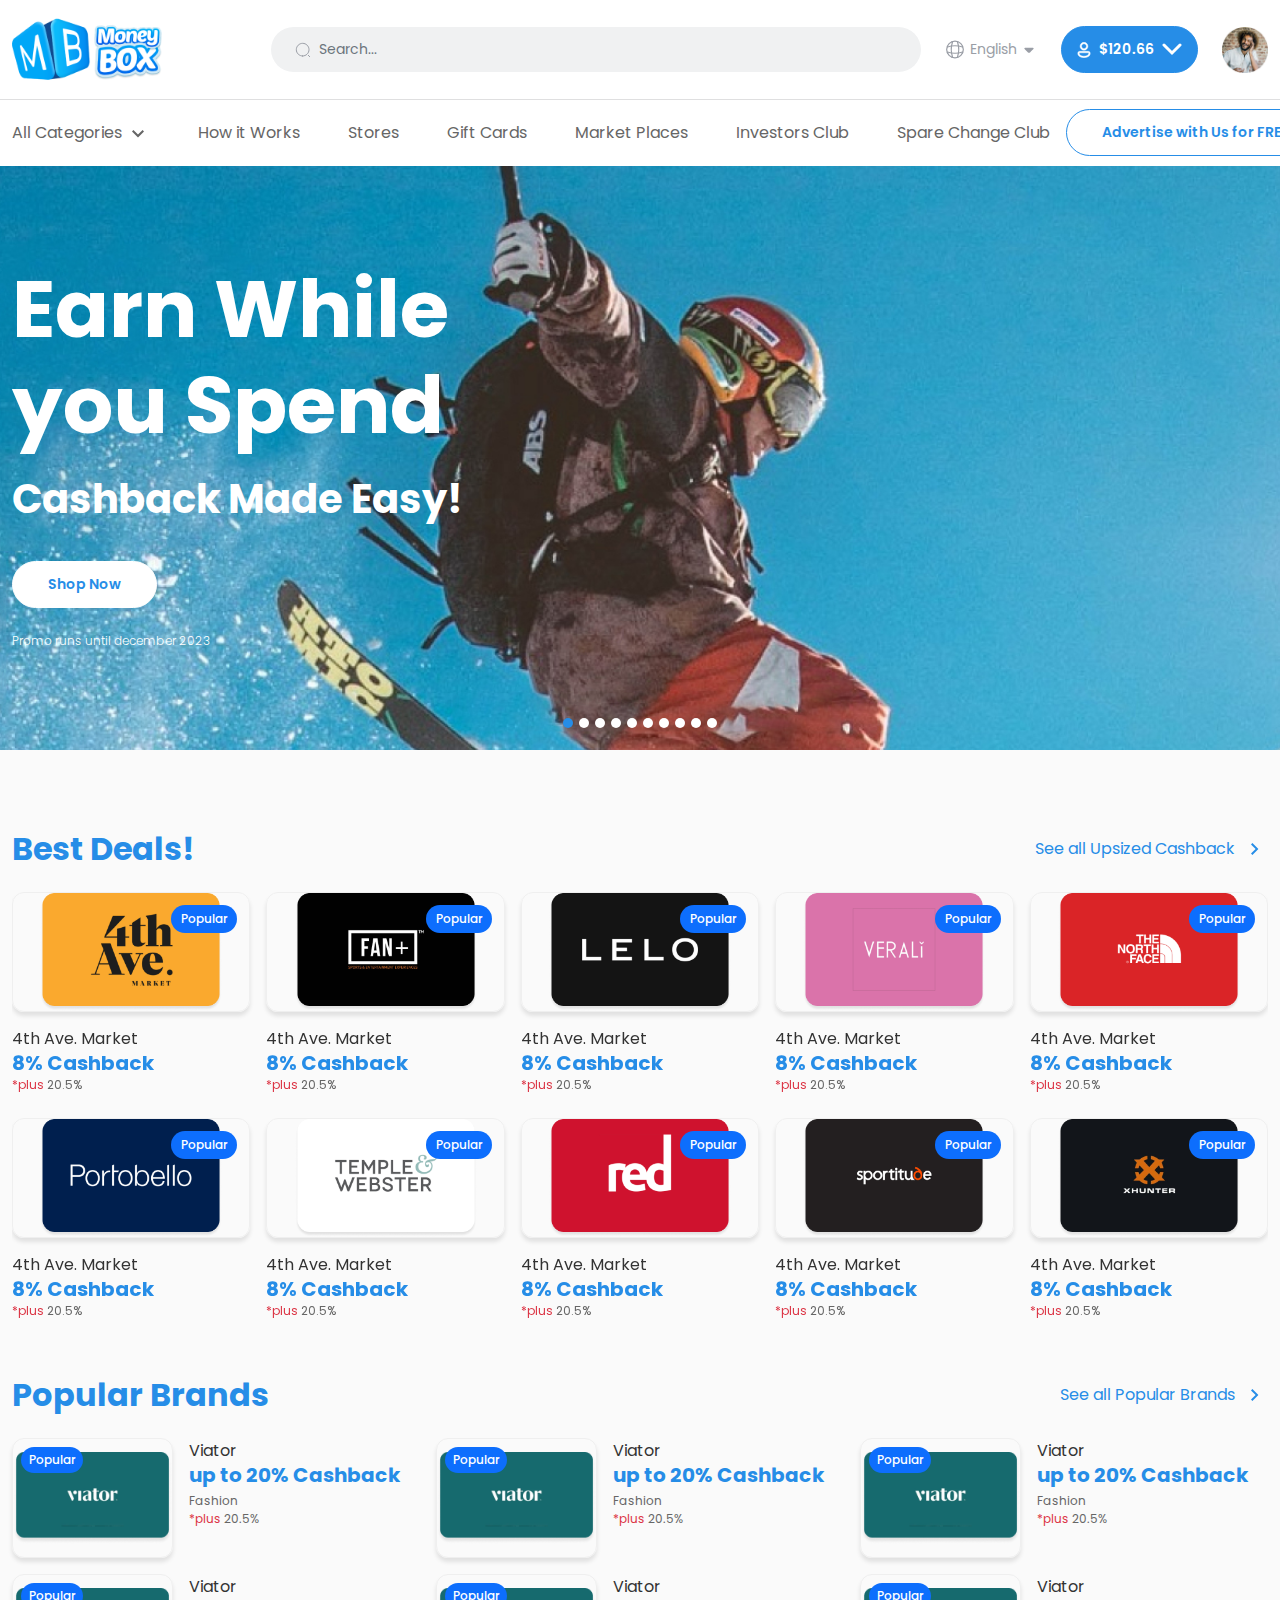
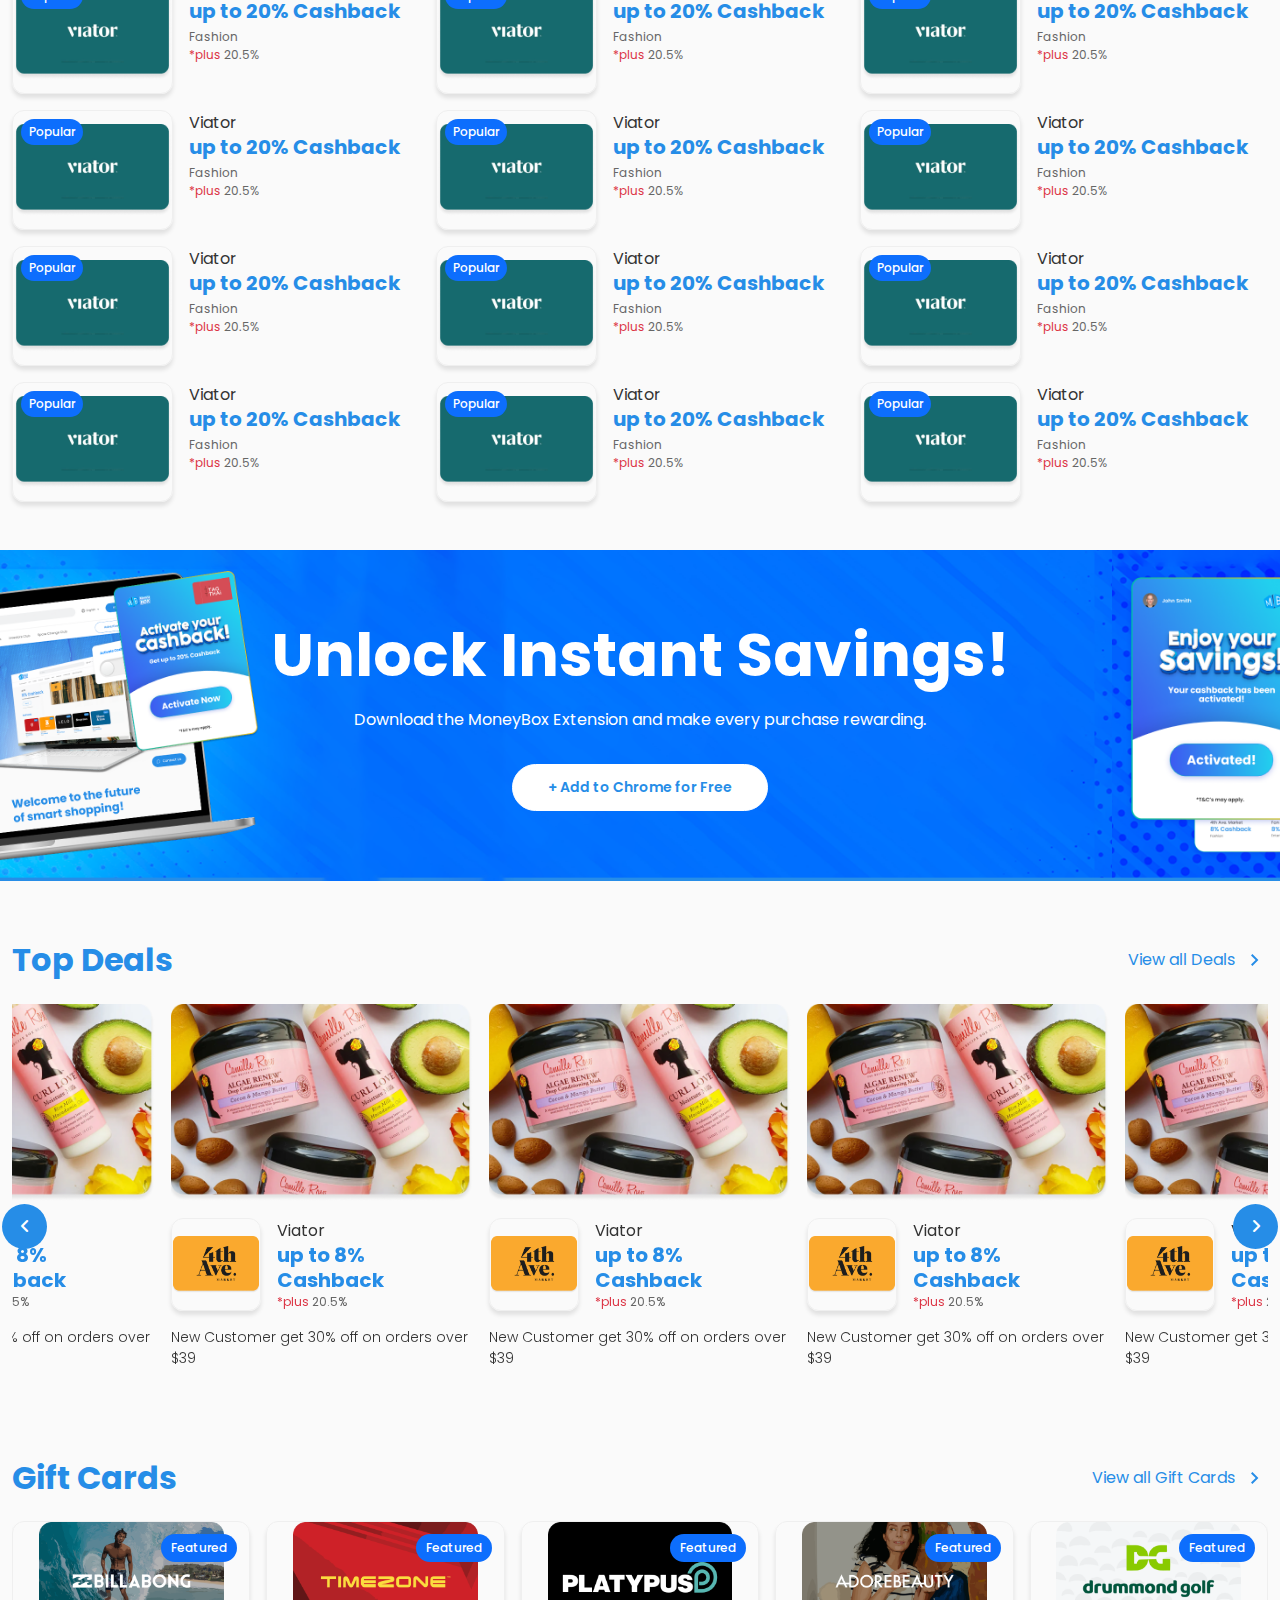
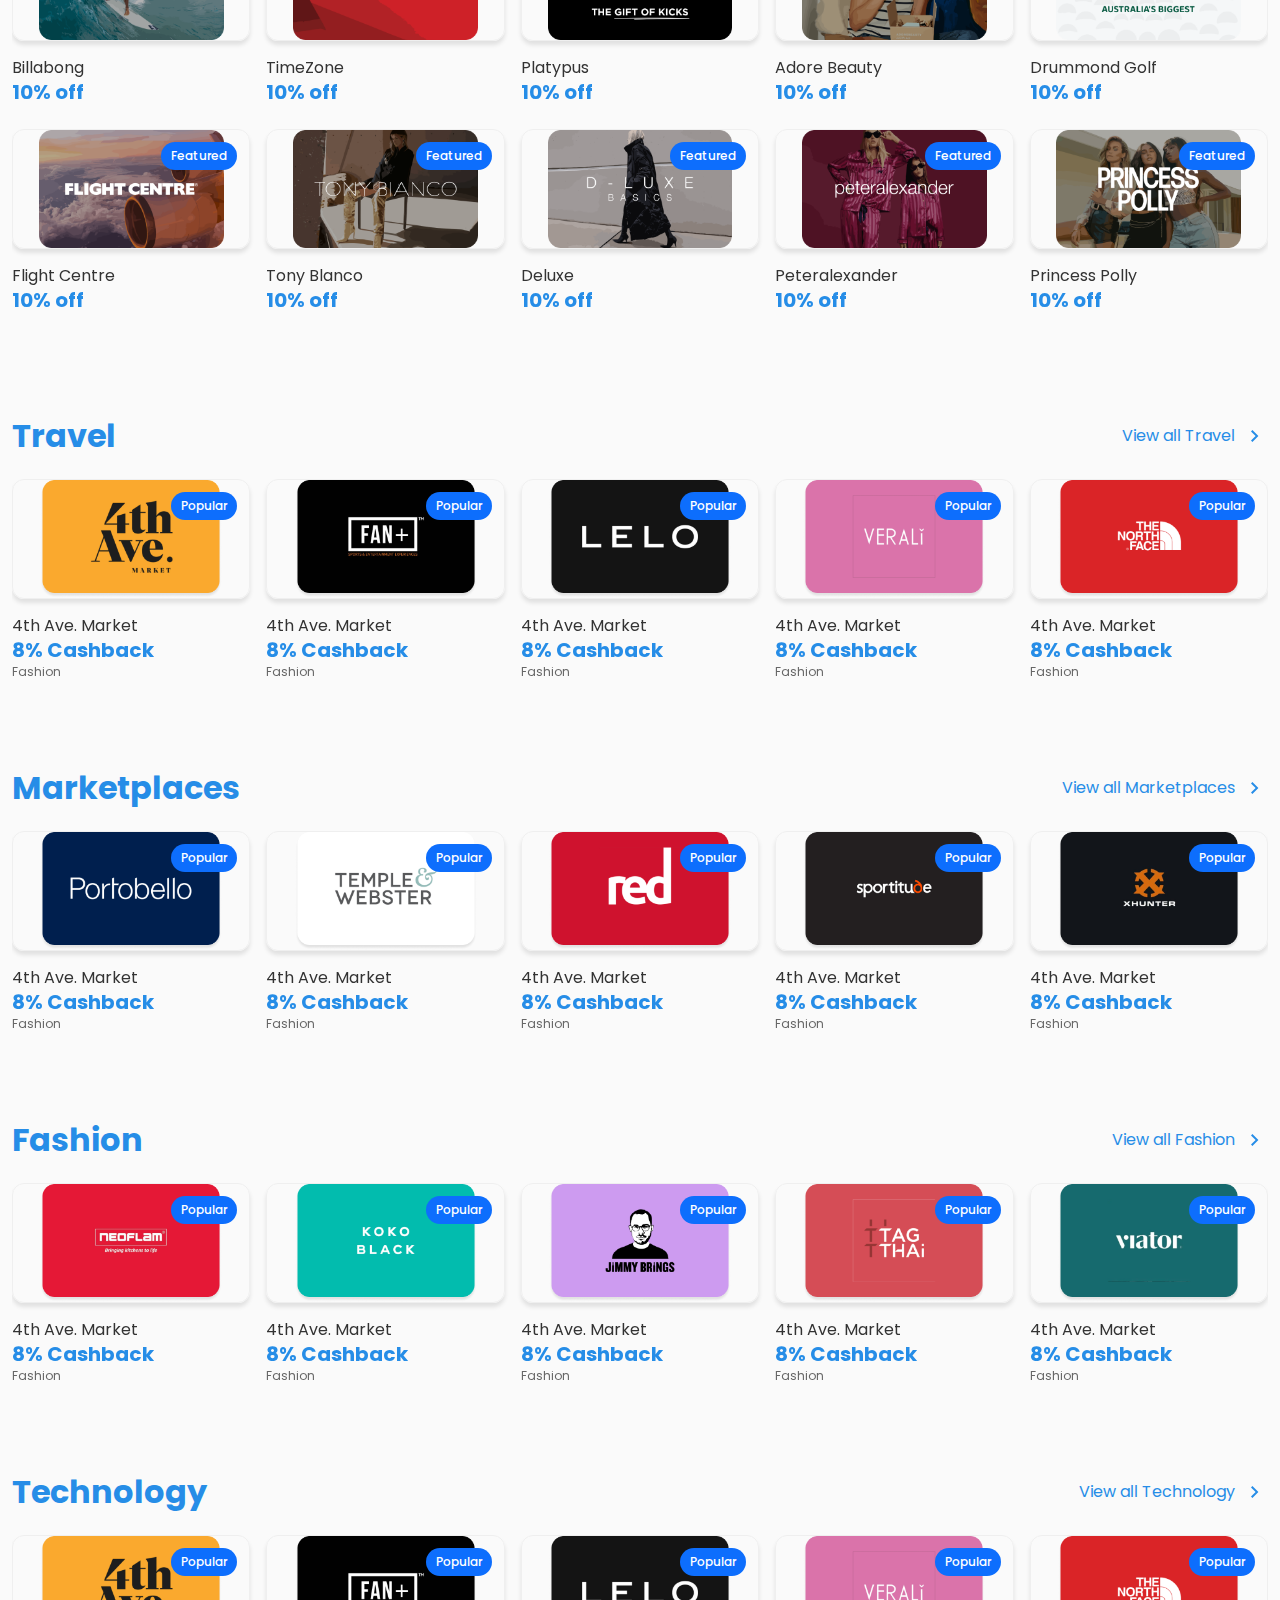
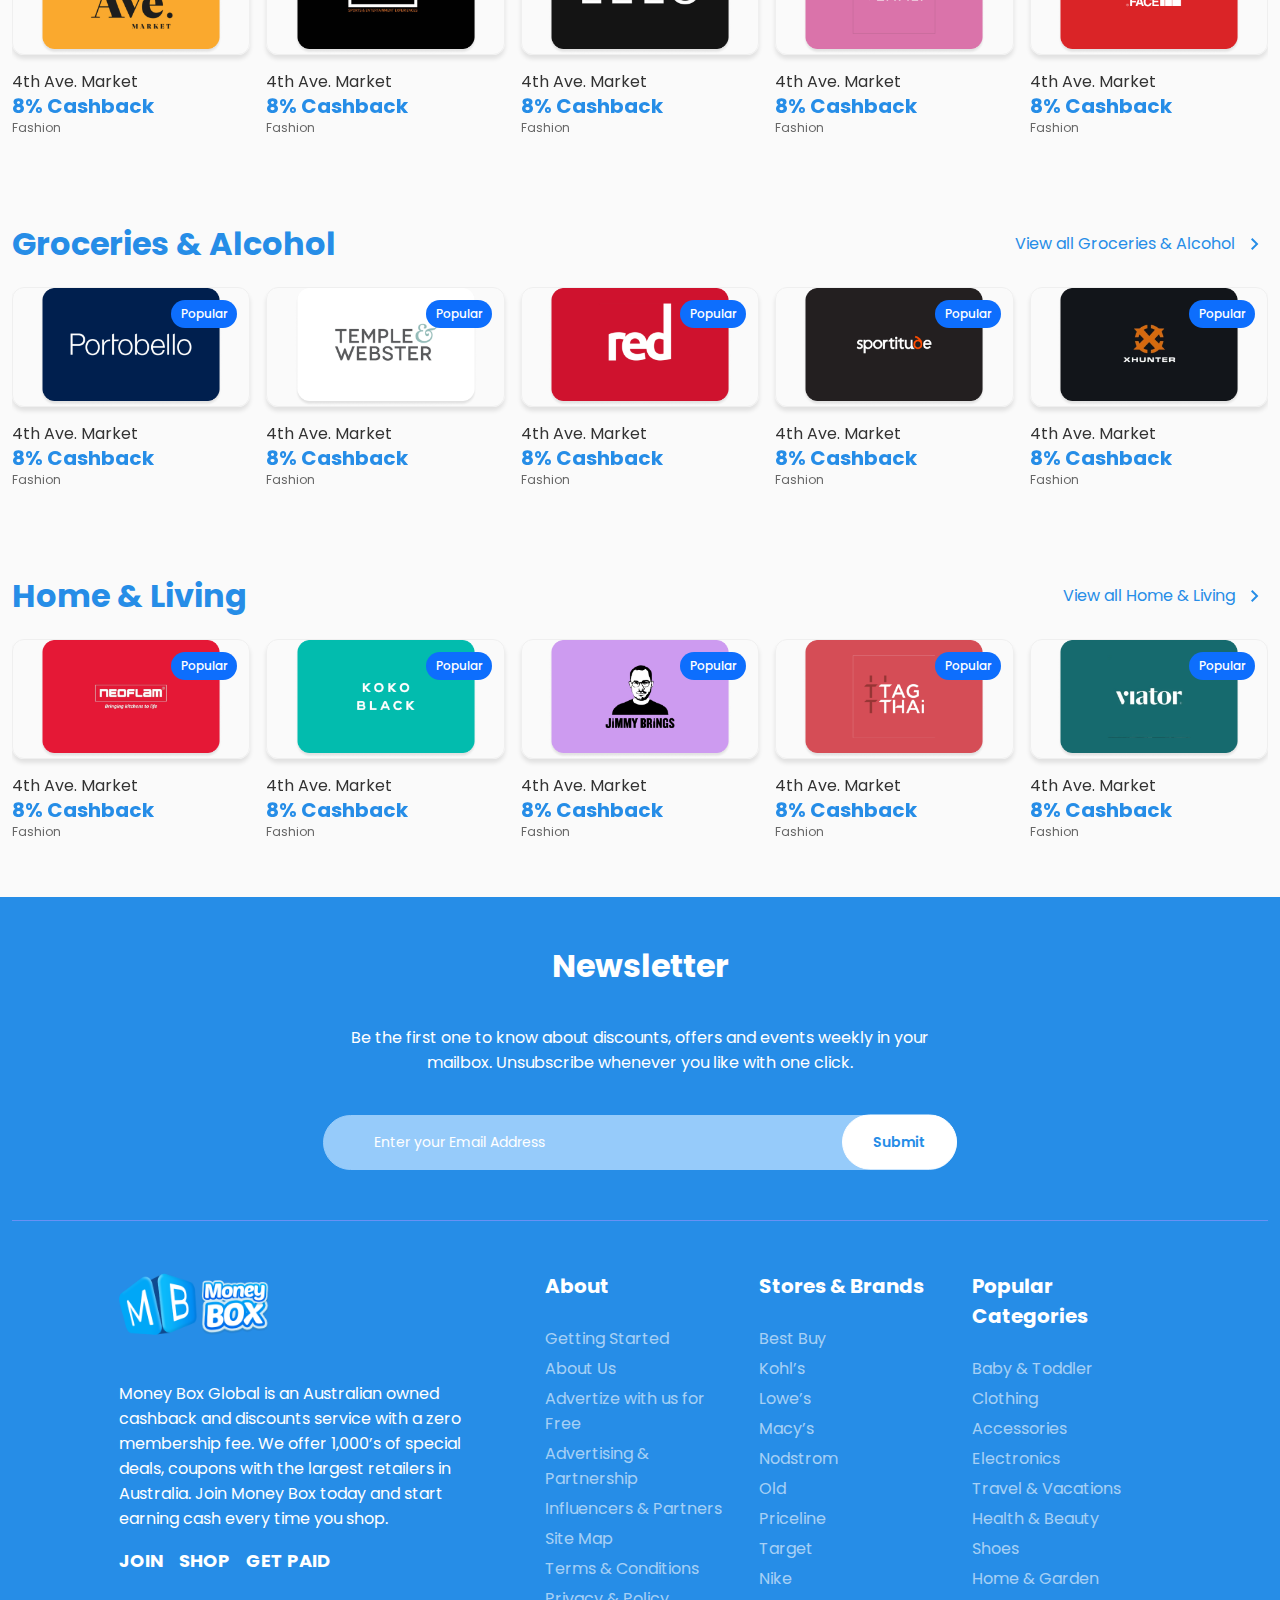
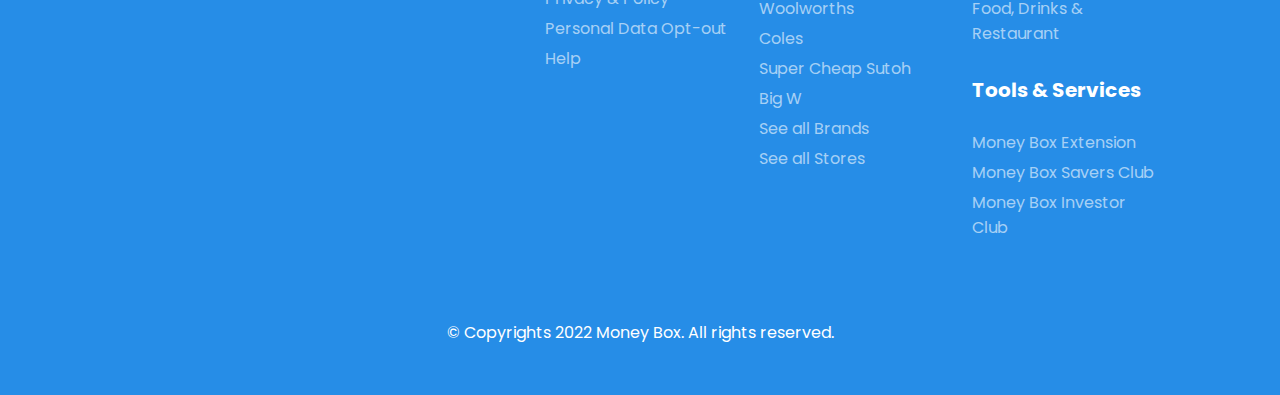
<file: logged-in.html>
<!doctype html>
<html lang="en">

<head>
    <meta charset="utf-8">
    <meta name="viewport" content="width=device-width, initial-scale=1">
    <title>Money Box</title>
    <!-- Bootstrap CSS -->
    <link href="css/bootstrap.min.css" rel="stylesheet">

    <!-- Owl Carousel CSS -->
    <link href="css/owl.carousel.min.css" rel="stylesheet">
    <link href="css/owl.theme.default.min.css" rel="stylesheet">

    <!-- Font Awesome CSS -->
    <link rel="stylesheet" href="https://cdnjs.cloudflare.com/ajax/libs/font-awesome/6.5.0/css/all.min.css">

    <!-- Custom CSS -->
    <link href="css/style.css" rel="stylesheet">
    <link href="css/responsive.css" rel="stylesheet">
</head>

<body>
    <!-- Header Section Start -->
    <header class="header">
        <div class="container py-3 top-header">
            <div class="row align-items-center justify-content-between">
                <div class="col-md-2 col-3">
                    <a href="index.html" class="logo">
                        <img class="d-md-block d-none" src="image/logo.png" alt="logo" />
                        <img class="d-md-none d-block" src="image/small-logo.png" alt="logo" />
                    </a>
                </div>
                <div class="col-md-10 col-9 d-flex justify-content-end align-items-center gap-lg-4 gap-md-3 gap-2">
                    <form class="search-bar">
                        <div class="position-relative">
                            <input type="search" class="form-control shadow-none" placeholder="Search..." />
                            <img class="position-absolute top-50 start-0 translate-middle-y ms-md-4 ms-3"
                                src="image/search_icon.svg" alt="Search" />
                        </div>
                    </form>
                    <div class="d-md-flex d-none">
                        <img src="image/language_icon.svg" alt="Search" />
                        <select class="form-control border-0 shadow-none language-select">
                            <option selected>English</option>
                            <option value="Hindi">Hindi</option>
                        </select>
                    </div>

                    <div class="dropdown dropdown_profile_custom">
                        <a href="#"
                            class="dropdown-toggle btn btn-primary btn-custom btn-dollor d-flex justify-content-center align-items-center gap-2"
                            id="profile_custom" data-bs-toggle="dropdown" aria-expanded="false">
                            <svg class="user-icon d-md-block d-none" width="14" height="16" viewBox="0 0 14 16" fill="none"
                                xmlns="http://www.w3.org/2000/svg">
                                <path
                                    d="M2.68137 12.5845L2.68136 12.5845C2.45139 12.3152 2.32504 11.9726 2.32504 11.6184V11.1851C2.32504 10.9852 2.487 10.8233 2.68671 10.8233H11.3133C11.513 10.8233 11.675 10.9852 11.675 11.1851V11.6167C11.675 11.9715 11.5482 12.3146 11.3175 12.5842L11.3175 12.5842C10.4262 13.6257 9.01644 14.1748 6.99756 14.1748C4.97862 14.1748 3.57033 13.6257 2.68137 12.5845ZM13.2 11.1851C13.2 10.1429 12.3554 9.2981 11.3133 9.2981H2.68671C1.64468 9.2981 0.8 10.1429 0.8 11.1851V11.6184C0.8 12.3357 1.05587 13.0295 1.52163 13.575C2.74593 15.0089 4.60001 15.7 6.99756 15.7C9.39468 15.7 11.2495 15.0092 12.4761 13.5759L12.3242 13.4459L12.4761 13.5759C12.9433 13.0301 13.2 12.3352 13.2 11.6167V11.1851ZM10.9477 4.25067C10.9477 2.06881 9.17916 0.3 6.99756 0.3C4.81591 0.3 3.04741 2.0688 3.04741 4.25067C3.04741 6.43254 4.81591 8.20136 6.99756 8.20136C9.17916 8.20136 10.9477 6.43254 10.9477 4.25067ZM4.57244 4.25067C4.57244 2.9111 5.65824 1.8252 6.99756 1.8252C8.33687 1.8252 9.42264 2.9111 9.42264 4.25067C9.42264 5.59025 8.33687 6.67616 6.99756 6.67616C5.65825 6.67616 4.57244 5.59025 4.57244 4.25067Z"
                                    fill="white" stroke="white" stroke-width="0.4" />
                            </svg>
                            <span class="d-md-block d-none">$120.66</span>
                            <svg class="down-icon d-md-block d-none" width="20" height="14" viewBox="0 0 20 14" fill="none"
                                xmlns="http://www.w3.org/2000/svg">
                                <path d="M2 2L10 10L18 2" stroke="white" stroke-width="3" stroke-linecap="round" />
                            </svg>
                            <svg class="menu-icon-svg d-md-none d-block" xmlns="http://www.w3.org/2000/svg" height="24px" viewBox="0 -960 960 960" width="24px" fill="#666666"><path d="M120-240v-80h720v80H120Zm0-200v-80h720v80H120Zm0-200v-80h720v80H120Z"/></svg>
                        </a>
                        <ul class="dropdown-menu dropdown-menu-end" aria-labelledby="profile_custom">
                            <h2 class="user-name">User Name</h2>
                            <div class="dropdown-height">
                                <div class="cashback-card mb-2 position-relative">
                                    <img src="image/cashback.svg" alt="">
                                    <div class="d-flex align-items-center position-absolute top-0 start-0">
                                        <svg width="46" height="46" viewBox="0 0 46 46">
                                            <path xmlns="http://www.w3.org/2000/svg"
                                                d="M29.2425 22.9137C30.8457 23.2928 32 24.226 32 25.6987C32 27.1713 30.7816 28.192 29.2104 28.5273V30H26.8537V28.5419C25.5391 28.2503 24.4168 27.4921 24 26.3985L26.1804 25.48C26.4689 26.1944 27.1423 26.6902 27.992 26.6902C28.7455 26.6902 29.2906 26.384 29.2906 25.7861C29.2906 25.2904 28.8096 24.9988 28.1844 24.8384L27.014 24.5614C25.491 24.1968 24.5611 23.3512 24.5611 21.966C24.5611 20.7266 25.5551 19.8518 26.8537 19.5164V18H29.2104V19.5456C30.1403 19.7789 30.9579 20.3183 31.2786 21.1203L29.2265 21.9806C28.986 21.5431 28.5852 21.2807 28.0401 21.2807C27.5431 21.2807 27.1583 21.514 27.1583 21.8785C27.1583 22.3013 27.5752 22.52 28.0882 22.6367L29.2425 22.9137Z"
                                                fill="white"></path>
                                            <path xmlns="http://www.w3.org/2000/svg" fill-rule="evenodd"
                                                clip-rule="evenodd"
                                                d="M38 24C38 29.5228 33.5228 34 28 34C22.4772 34 18 29.5228 18 24C18 18.4772 22.4772 14 28 14C33.5228 14 38 18.4772 38 24ZM36 24C36 28.4183 32.4183 32 28 32C23.5817 32 20 28.4183 20 24C20 19.5817 23.5817 16 28 16C32.4183 16 36 19.5817 36 24Z"
                                                fill="white"></path>
                                        </svg>
                                        <p class="text-white m-0">Cashback</p>
                                    </div>
                                    <div class="d-flex justify-content-between position-absolute bottom-0 w-100 gap-2 mb-2 card-amount">
                                        <div class="p-2">
                                            <p class="text-white m-0">Lifetime earnings</p>
                                            <h3 class="text-white m-0">RM0.00</h3>
                                        </div>
                                        <div class="p-2 text-end">
                                            <p class="text-white m-0">Available to withdraw</p>
                                            <h3 class="text-white m-0">RM0.00</h3>
                                        </div>
                                    </div>
                                </div>
                                <li><a class="dropdown-item" href="#">Account information</a></li>
                                <li><a class="dropdown-item" href="#">Update password</a></li>
                                <li><a class="dropdown-item" href="#">ShopBack Plus</a></li>
                                <li><a class="dropdown-item" href="#">Manage payment methods</a></li>
                                <li><a class="dropdown-item" href="#">Withdraw Cashback</a></li>
                                <li><a class="dropdown-item" href="#">Refer a friend</a></li>
                                <li><a class="dropdown-item" href="#">Settings</a></li>
                                <li>
                                    <hr class="dropdown-divider">
                                </li>
                                <li><a class="dropdown-item" href="#">How ShopBack works</a></li>
                                <li><a class="dropdown-item" href="#">How ShopBack Button works</a></li>
                                <li>
                                    <hr class="dropdown-divider">
                                </li>
                                <li><a class="dropdown-item" href="#">Help & FAQ</a></li>
                                <li><a class="dropdown-item" href="#">Log out</a></li>
                            </div>
                        </ul>
                    </div>
                    <button class="user-profile p-0 bg-transparent border-0">
                        <img src="image//user-img.png" alt="">
                    </button>
                </div>
            </div>
        </div>
        <navbar class="navbar-header d-block">
            <div class="container">
                <div class="d-flex align-items-center justify-content-between gap-3">
                    <ul class="navbar-nav flex-row gap-md-5 gap-3">
                        <li class="nav-item">
                            <a href="#" class="nav-link dropdown-menu-custom">
                                All Categories
                                <svg xmlns="http://www.w3.org/2000/svg" height="24px" viewBox="0 -960 960 960"
                                    width="24px" fill="#666666">
                                    <path d="M480-344 240-584l56-56 184 184 184-184 56 56-240 240Z" />
                                </svg>
                            </a>
                            <div class="dropdown-menu-open">
                                <div class="container">
                                    <div class="row">
                                        <div class="col-md-3 col-6 d-flex flex-column gap-3">
                                            <a href="#">Travel</a>
                                            <a href="#">Pets</a>
                                            <a href="#">Alcohol</a>
                                            <a href="#">Kids</a>
                                        </div>
                                        <div class="col-md-3 col-6 d-flex flex-column gap-3">
                                            <a href="#">All Stores</a>
                                            <a href="#">Auto</a>
                                            <a href="#">Beauty & Health</a>
                                            <a href="#">Market Places</a>
                                        </div>
                                        <div class="col-md-3 col-6 d-flex flex-column gap-3">
                                            <a href="#">Technology</a>
                                            <a href="#">Entertainment</a>
                                            <a href="#">Fashion</a>
                                            <a href="#">Food & Groceries</a>
                                        </div>
                                        <div class="col-md-3 col-6 d-flex flex-column gap-3">
                                            <a href="#">Home & Garden</a>
                                            <a href="#">Sports & Outdoors</a>
                                            <a href="#">Cosmetics</a>
                                            <a href="#">Software Subscriptions</a>
                                        </div>
                                    </div>
                                </div>
                            </div>
                        </li>
                        <li class="nav-item">
                            <a href="#" class="nav-link">How it Works</a>
                        </li>
                        <li class="nav-item">
                            <a href="#" class="nav-link">Stores</a>
                        </li>
                        <li class="nav-item">
                            <a href="#" class="nav-link">Gift Cards</a>
                        </li>
                        <li class="nav-item">
                            <a href="#" class="nav-link">Market Places</a>
                        </li>
                        <li class="nav-item">
                            <a href="#" class="nav-link">Investors Club</a>
                        </li>
                        <li class="nav-item">
                            <a href="#" class="nav-link">Spare Change Club</a>
                        </li>
                    </ul>
                    <a href="#" class="btn btn-outline-primary btn-custom">Advertise with Us for FREE</a>
                </div>
            </div>
        </navbar>
    </header>
    <!-- Header Section End -->

    <!-- Earn While Section Start -->
    <section class="earn-while m-0">
        <div class="owl-carousel-earn-while owl-carousel owl-theme">
            <div class="item" style="background-image: url(./image/earn-while-bg.jpg);">
                <div class="container">
                    <div class="banner-section">
                        <h2 class="text-white">Earn While you Spend</h2>
                        <h3 class="text-white">Cashback Made Easy!</h3>
                        <a href="#" class="btn btn-white btn-custom mt-3">Shop Now</a>
                        <p class="text-white mb-0">Promo runs until december 2023</p>
                    </div>
                </div>
            </div>
            <div class="item" style="background-image: url(./image/earn-while-bg.jpg);">
                <div class="container">
                    <div class="banner-section">
                        <h2 class="text-white">Earn While you Spend</h2>
                        <h3 class="text-white">Cashback Made Easy!</h3>
                        <a href="#" class="btn btn-white btn-custom mt-3">Shop Now</a>
                        <p class="text-white mb-0">Promo runs until december 2023</p>
                    </div>
                </div>
            </div>
            <div class="item" style="background-image: url(./image/earn-while-bg.jpg);">
                <div class="container">
                    <div class="banner-section">
                        <h2 class="text-white">Earn While you Spend</h2>
                        <h3 class="text-white">Cashback Made Easy!</h3>
                        <a href="#" class="btn btn-white btn-custom mt-3">Shop Now</a>
                        <p class="text-white mb-0">Promo runs until december 2023</p>
                    </div>
                </div>
            </div>
            <div class="item" style="background-image: url(./image/earn-while-bg.jpg);">
                <div class="container">
                    <div class="banner-section">
                        <h2 class="text-white">Earn While you Spend</h2>
                        <h3 class="text-white">Cashback Made Easy!</h3>
                        <a href="#" class="btn btn-white btn-custom mt-3">Shop Now</a>
                        <p class="text-white mb-0">Promo runs until december 2023</p>
                    </div>
                </div>
            </div>
            <div class="item" style="background-image: url(./image/earn-while-bg.jpg);">
                <div class="container">
                    <div class="banner-section">
                        <h2 class="text-white">Earn While you Spend</h2>
                        <h3 class="text-white">Cashback Made Easy!</h3>
                        <a href="#" class="btn btn-white btn-custom mt-3">Shop Now</a>
                        <p class="text-white mb-0">Promo runs until december 2023</p>
                    </div>
                </div>
            </div>
            <div class="item" style="background-image: url(./image/earn-while-bg.jpg);">
                <div class="container">
                    <div class="banner-section">
                        <h2 class="text-white">Earn While you Spend</h2>
                        <h3 class="text-white">Cashback Made Easy!</h3>
                        <a href="#" class="btn btn-white btn-custom mt-3">Shop Now</a>
                        <p class="text-white mb-0">Promo runs until december 2023</p>
                    </div>
                </div>
            </div>
            <div class="item" style="background-image: url(./image/earn-while-bg.jpg);">
                <div class="container">
                    <div class="banner-section">
                        <h2 class="text-white">Earn While you Spend</h2>
                        <h3 class="text-white">Cashback Made Easy!</h3>
                        <a href="#" class="btn btn-white btn-custom mt-3">Shop Now</a>
                        <p class="text-white mb-0">Promo runs until december 2023</p>
                    </div>
                </div>
            </div>
            <div class="item" style="background-image: url(./image/earn-while-bg.jpg);">
                <div class="container">
                    <div class="banner-section">
                        <h2 class="text-white">Earn While you Spend</h2>
                        <h3 class="text-white">Cashback Made Easy!</h3>
                        <a href="#" class="btn btn-white btn-custom mt-3">Shop Now</a>
                        <p class="text-white mb-0">Promo runs until december 2023</p>
                    </div>
                </div>
            </div>
            <div class="item" style="background-image: url(./image/earn-while-bg.jpg);">
                <div class="container">
                    <div class="banner-section">
                        <h2 class="text-white">Earn While you Spend</h2>
                        <h3 class="text-white">Cashback Made Easy!</h3>
                        <a href="#" class="btn btn-white btn-custom mt-3">Shop Now</a>
                        <p class="text-white mb-0">Promo runs until december 2023</p>
                    </div>
                </div>
            </div>
            <div class="item" style="background-image: url(./image/earn-while-bg.jpg);">
                <div class="container">
                    <div class="banner-section">
                        <h2 class="text-white">Earn While you Spend</h2>
                        <h3 class="text-white">Cashback Made Easy!</h3>
                        <a href="#" class="btn btn-white btn-custom mt-3">Shop Now</a>
                        <p class="text-white mb-0">Promo runs until december 2023</p>
                    </div>
                </div>
            </div>
        </div>
    </section>
    <!-- Earn While Section End -->

    <!-- Best Deals Section Start -->
    <section class="featured featured-travel mt-md-5 mt-3">
        <div class="container">
            <div class="row align-items-center justify-content-between mb-md-4 mb-0">
                <div class="col-md-6">
                    <h2 class="m-0">Best Deals!</h2>
                </div>
                <div class="col-md-6 text-md-end">
                    <a class="btn btn-text d-inline-flex align-items-center gap-2 px-0" href="#">
                        See all Upsized Cashback
                        <svg xmlns="http://www.w3.org/2000/svg" height="24px" viewBox="0 -960 960 960" width="24px"
                            fill="#666666">
                            <path d="M504-480 320-664l56-56 240 240-240 240-56-56 184-184Z" />
                        </svg>
                    </a>
                </div>
            </div>
            <div class="owl-carousel-Featured owl-carousel owl-theme">
                <div class="item">
                    <a href="#" class="featured-inner">
                        <div class="position-relative">
                            <img src="image/featured-1.png" alt="Featured" />
                            <span class="position-absolute top-0 end-0 badge bg-primary">Popular</span>
                        </div>
                        <p>4th Ave. Market</p>
                        <h3>8% Cashback</h3>
                        <p><span class="text-danger">*plus</span> 20.5%</p>
                    </a>
                </div>
                <div class="item">
                    <a href="#" class="featured-inner">
                        <div class="position-relative">
                            <img src="image/featured-2.png" alt="Featured" />
                            <span class="position-absolute top-0 end-0 badge bg-primary">Popular</span>
                        </div>
                        <p>4th Ave. Market</p>
                        <h3>8% Cashback</h3>
                        <p><span class="text-danger">*plus</span> 20.5%</p>
                    </a>
                </div>
                <div class="item">
                    <a href="#" class="featured-inner">
                        <div class="position-relative">
                            <img src="image/featured-3.png" alt="Featured" />
                            <span class="position-absolute top-0 end-0 badge bg-primary">Popular</span>
                        </div>
                        <p>4th Ave. Market</p>
                        <h3>8% Cashback</h3>
                        <p><span class="text-danger">*plus</span> 20.5%</p>
                    </a>
                </div>
                <div class="item">
                    <a href="#" class="featured-inner">
                        <div class="position-relative">
                            <img src="image/featured-4.png" alt="Featured" />
                            <span class="position-absolute top-0 end-0 badge bg-primary">Popular</span>
                        </div>
                        <p>4th Ave. Market</p>
                        <h3>8% Cashback</h3>
                        <p><span class="text-danger">*plus</span> 20.5%</p>
                    </a>
                </div>
                <div class="item">
                    <a href="#" class="featured-inner">
                        <div class="position-relative">
                            <img src="image/featured-5.png" alt="Featured" />
                            <span class="position-absolute top-0 end-0 badge bg-primary">Popular</span>
                        </div>
                        <p>4th Ave. Market</p>
                        <h3>8% Cashback</h3>
                        <p><span class="text-danger">*plus</span> 20.5%</p>
                    </a>
                </div>
            </div>
            <div class="owl-carousel-Featured owl-carousel owl-theme">
                <div class="item">
                    <a href="#" class="featured-inner">
                        <div class="position-relative">
                            <img src="image/featured-6.png" alt="Featured" />
                            <span class="position-absolute top-0 end-0 badge bg-primary">Popular</span>
                        </div>
                        <p>4th Ave. Market</p>
                        <h3>8% Cashback</h3>
                        <p><span class="text-danger">*plus</span> 20.5%</p>
                    </a>
                </div>
                <div class="item">
                    <a href="#" class="featured-inner">
                        <div class="position-relative">
                            <img src="image/featured-7.png" alt="Featured" />
                            <span class="position-absolute top-0 end-0 badge bg-primary">Popular</span>
                        </div>
                        <p>4th Ave. Market</p>
                        <h3>8% Cashback</h3>
                        <p><span class="text-danger">*plus</span> 20.5%</p>
                    </a>
                </div>
                <div class="item">
                    <a href="#" class="featured-inner">
                        <div class="position-relative">
                            <img src="image/featured-8.png" alt="Featured" />
                            <span class="position-absolute top-0 end-0 badge bg-primary">Popular</span>
                        </div>
                        <p>4th Ave. Market</p>
                        <h3>8% Cashback</h3>
                        <p><span class="text-danger">*plus</span> 20.5%</p>
                    </a>
                </div>
                <div class="item">
                    <a href="#" class="featured-inner">
                        <div class="position-relative">
                            <img src="image/featured-9.png" alt="Featured" />
                            <span class="position-absolute top-0 end-0 badge bg-primary">Popular</span>
                        </div>
                        <p>4th Ave. Market</p>
                        <h3>8% Cashback</h3>
                        <p><span class="text-danger">*plus</span> 20.5%</p>
                    </a>
                </div>
                <div class="item">
                    <a href="#" class="featured-inner">
                        <div class="position-relative">
                            <img src="image/featured-10.png" alt="Featured" />
                            <span class="position-absolute top-0 end-0 badge bg-primary">Popular</span>
                        </div>
                        <p>4th Ave. Market</p>
                        <h3>8% Cashback</h3>
                        <p><span class="text-danger">*plus</span> 20.5%</p>
                    </a>
                </div>
            </div>
        </div>
    </section>
    <!-- Best Deals Section End -->

    <!-- Popular Brands Section Start -->
    <section class="featured featured-travel pt-md-0 pt-4 pb-md-5 pb-4">
        <div class="container">
            <div class="row align-items-center justify-content-between mb-md-4 mb-0">
                <div class="col-md-6">
                    <h2 class="m-0">Popular Brands</h2>
                </div>
                <div class="col-md-6 text-md-end">
                    <a class="btn btn-text d-inline-flex align-items-center gap-2 px-0" href="#">
                        See all Popular Brands
                        <svg xmlns="http://www.w3.org/2000/svg" height="24px" viewBox="0 -960 960 960" width="24px"
                            fill="#666666">
                            <path d="M504-480 320-664l56-56 240 240-240 240-56-56 184-184Z" />
                        </svg>
                    </a>
                </div>
            </div>
            <div class="d-md-block d-none">
                <div class="row g-md-3 g-2">
                    <div class="col-lg-4 col-6">
                        <a href="#" class="featured-inner mb-sm-0 mb-2">
                            <div class="row g-md-3 g-2">
                                <div class="col-md-5">
                                    <div class="position-relative">
                                        <img src="image/viator-img.png" alt="Viator" class="w-100" />
                                        <span
                                            class="position-absolute top-0 start-0 badge bg-primary mt-2 me-0 ms-2 py-1 px-2">Popular</span>
                                    </div>
                                </div>
                                <div class="col-md-7">
                                    <p class="m-0">Viator</p>
                                    <h3>up to 20% Cashback</h3>
                                    <p>
                                        <span class="d-block mt-sm-1 m-0">Fashion</span>
                                        <span class="text-danger">*plus</span> 20.5%
                                    </p>
                                </div>
                            </div>
                        </a>
                    </div>
                    <div class="col-lg-4 col-6">
                        <a href="#" class="featured-inner mb-sm-0 mb-2">
                            <div class="row g-md-3 g-2">
                                <div class="col-md-5">
                                    <div class="position-relative">
                                        <img src="image/viator-img.png" alt="Viator" class="w-100" />
                                        <span
                                            class="position-absolute top-0 start-0 badge bg-primary mt-2 me-0 ms-2 py-1 px-2">Popular</span>
                                    </div>
                                </div>
                                <div class="col-md-7">
                                    <p class="m-0">Viator</p>
                                    <h3>up to 20% Cashback</h3>
                                    <p>
                                        <span class="d-block mt-sm-1 m-0">Fashion</span>
                                        <span class="text-danger">*plus</span> 20.5%
                                    </p>
                                </div>
                            </div>
                        </a>
                    </div>
                    <div class="col-lg-4 col-6">
                        <a href="#" class="featured-inner mb-sm-0 mb-2">
                            <div class="row g-md-3 g-2">
                                <div class="col-md-5">
                                    <div class="position-relative">
                                        <img src="image/viator-img.png" alt="Viator" class="w-100" />
                                        <span
                                            class="position-absolute top-0 start-0 badge bg-primary mt-2 me-0 ms-2 py-1 px-2">Popular</span>
                                    </div>
                                </div>
                                <div class="col-md-7">
                                    <p class="m-0">Viator</p>
                                    <h3>up to 20% Cashback</h3>
                                    <p>
                                        <span class="d-block mt-sm-1 m-0">Fashion</span>
                                        <span class="text-danger">*plus</span> 20.5%
                                    </p>
                                </div>
                            </div>
                        </a>
                    </div>
                    <div class="col-lg-4 col-6">
                        <a href="#" class="featured-inner mb-sm-0 mb-2">
                            <div class="row g-md-3 g-2">
                                <div class="col-md-5">
                                    <div class="position-relative">
                                        <img src="image/viator-img.png" alt="Viator" class="w-100" />
                                        <span
                                            class="position-absolute top-0 start-0 badge bg-primary mt-2 me-0 ms-2 py-1 px-2">Popular</span>
                                    </div>
                                </div>
                                <div class="col-md-7">
                                    <p class="m-0">Viator</p>
                                    <h3>up to 20% Cashback</h3>
                                    <p>
                                        <span class="d-block mt-sm-1 m-0">Fashion</span>
                                        <span class="text-danger">*plus</span> 20.5%
                                    </p>
                                </div>
                            </div>
                        </a>
                    </div>
                    <div class="col-lg-4 col-6">
                        <a href="#" class="featured-inner mb-sm-0 mb-2">
                            <div class="row g-md-3 g-2">
                                <div class="col-md-5">
                                    <div class="position-relative">
                                        <img src="image/viator-img.png" alt="Viator" class="w-100" />
                                        <span
                                            class="position-absolute top-0 start-0 badge bg-primary mt-2 me-0 ms-2 py-1 px-2">Popular</span>
                                    </div>
                                </div>
                                <div class="col-md-7">
                                    <p class="m-0">Viator</p>
                                    <h3>up to 20% Cashback</h3>
                                    <p>
                                        <span class="d-block mt-sm-1 m-0">Fashion</span>
                                        <span class="text-danger">*plus</span> 20.5%
                                    </p>
                                </div>
                            </div>
                        </a>
                    </div>
                    <div class="col-lg-4 col-6">
                        <a href="#" class="featured-inner mb-sm-0 mb-2">
                            <div class="row g-md-3 g-2">
                                <div class="col-md-5">
                                    <div class="position-relative">
                                        <img src="image/viator-img.png" alt="Viator" class="w-100" />
                                        <span
                                            class="position-absolute top-0 start-0 badge bg-primary mt-2 me-0 ms-2 py-1 px-2">Popular</span>
                                    </div>
                                </div>
                                <div class="col-md-7">
                                    <p class="m-0">Viator</p>
                                    <h3>up to 20% Cashback</h3>
                                    <p>
                                        <span class="d-block mt-sm-1 m-0">Fashion</span>
                                        <span class="text-danger">*plus</span> 20.5%
                                    </p>
                                </div>
                            </div>
                        </a>
                    </div>
                    <div class="col-lg-4 col-6">
                        <a href="#" class="featured-inner mb-sm-0 mb-2">
                            <div class="row g-md-3 g-2">
                                <div class="col-md-5">
                                    <div class="position-relative">
                                        <img src="image/viator-img.png" alt="Viator" class="w-100" />
                                        <span
                                            class="position-absolute top-0 start-0 badge bg-primary mt-2 me-0 ms-2 py-1 px-2">Popular</span>
                                    </div>
                                </div>
                                <div class="col-md-7">
                                    <p class="m-0">Viator</p>
                                    <h3>up to 20% Cashback</h3>
                                    <p>
                                        <span class="d-block mt-sm-1 m-0">Fashion</span>
                                        <span class="text-danger">*plus</span> 20.5%
                                    </p>
                                </div>
                            </div>
                        </a>
                    </div>
                    <div class="col-lg-4 col-6">
                        <a href="#" class="featured-inner mb-sm-0 mb-2">
                            <div class="row g-md-3 g-2">
                                <div class="col-md-5">
                                    <div class="position-relative">
                                        <img src="image/viator-img.png" alt="Viator" class="w-100" />
                                        <span
                                            class="position-absolute top-0 start-0 badge bg-primary mt-2 me-0 ms-2 py-1 px-2">Popular</span>
                                    </div>
                                </div>
                                <div class="col-md-7">
                                    <p class="m-0">Viator</p>
                                    <h3>up to 20% Cashback</h3>
                                    <p>
                                        <span class="d-block mt-sm-1 m-0">Fashion</span>
                                        <span class="text-danger">*plus</span> 20.5%
                                    </p>
                                </div>
                            </div>
                        </a>
                    </div>
                    <div class="col-lg-4 col-6">
                        <a href="#" class="featured-inner mb-sm-0 mb-2">
                            <div class="row g-md-3 g-2">
                                <div class="col-md-5">
                                    <div class="position-relative">
                                        <img src="image/viator-img.png" alt="Viator" class="w-100" />
                                        <span
                                            class="position-absolute top-0 start-0 badge bg-primary mt-2 me-0 ms-2 py-1 px-2">Popular</span>
                                    </div>
                                </div>
                                <div class="col-md-7">
                                    <p class="m-0">Viator</p>
                                    <h3>up to 20% Cashback</h3>
                                    <p>
                                        <span class="d-block mt-sm-1 m-0">Fashion</span>
                                        <span class="text-danger">*plus</span> 20.5%
                                    </p>
                                </div>
                            </div>
                        </a>
                    </div>
                    <div class="col-lg-4 col-6">
                        <a href="#" class="featured-inner mb-sm-0 mb-2">
                            <div class="row g-md-3 g-2">
                                <div class="col-md-5">
                                    <div class="position-relative">
                                        <img src="image/viator-img.png" alt="Viator" class="w-100" />
                                        <span
                                            class="position-absolute top-0 start-0 badge bg-primary mt-2 me-0 ms-2 py-1 px-2">Popular</span>
                                    </div>
                                </div>
                                <div class="col-md-7">
                                    <p class="m-0">Viator</p>
                                    <h3>up to 20% Cashback</h3>
                                    <p>
                                        <span class="d-block mt-sm-1 m-0">Fashion</span>
                                        <span class="text-danger">*plus</span> 20.5%
                                    </p>
                                </div>
                            </div>
                        </a>
                    </div>
                    <div class="col-lg-4 col-6">
                        <a href="#" class="featured-inner mb-sm-0 mb-2">
                            <div class="row g-md-3 g-2">
                                <div class="col-md-5">
                                    <div class="position-relative">
                                        <img src="image/viator-img.png" alt="Viator" class="w-100" />
                                        <span
                                            class="position-absolute top-0 start-0 badge bg-primary mt-2 me-0 ms-2 py-1 px-2">Popular</span>
                                    </div>
                                </div>
                                <div class="col-md-7">
                                    <p class="m-0">Viator</p>
                                    <h3>up to 20% Cashback</h3>
                                    <p>
                                        <span class="d-block mt-sm-1 m-0">Fashion</span>
                                        <span class="text-danger">*plus</span> 20.5%
                                    </p>
                                </div>
                            </div>
                        </a>
                    </div>
                    <div class="col-lg-4 col-6">
                        <a href="#" class="featured-inner mb-sm-0 mb-2">
                            <div class="row g-md-3 g-2">
                                <div class="col-md-5">
                                    <div class="position-relative">
                                        <img src="image/viator-img.png" alt="Viator" class="w-100" />
                                        <span
                                            class="position-absolute top-0 start-0 badge bg-primary mt-2 me-0 ms-2 py-1 px-2">Popular</span>
                                    </div>
                                </div>
                                <div class="col-md-7">
                                    <p class="m-0">Viator</p>
                                    <h3>up to 20% Cashback</h3>
                                    <p>
                                        <span class="d-block mt-sm-1 m-0">Fashion</span>
                                        <span class="text-danger">*plus</span> 20.5%
                                    </p>
                                </div>
                            </div>
                        </a>
                    </div>
                    <div class="col-lg-4 col-6">
                        <a href="#" class="featured-inner mb-sm-0 mb-2">
                            <div class="row g-md-3 g-2">
                                <div class="col-md-5">
                                    <div class="position-relative">
                                        <img src="image/viator-img.png" alt="Viator" class="w-100" />
                                        <span
                                            class="position-absolute top-0 start-0 badge bg-primary mt-2 me-0 ms-2 py-1 px-2">Popular</span>
                                    </div>
                                </div>
                                <div class="col-md-7">
                                    <p class="m-0">Viator</p>
                                    <h3>up to 20% Cashback</h3>
                                    <p>
                                        <span class="d-block mt-sm-1 m-0">Fashion</span>
                                        <span class="text-danger">*plus</span> 20.5%
                                    </p>
                                </div>
                            </div>
                        </a>
                    </div>
                    <div class="col-lg-4 col-6">
                        <a href="#" class="featured-inner mb-sm-0 mb-2">
                            <div class="row g-md-3 g-2">
                                <div class="col-md-5">
                                    <div class="position-relative">
                                        <img src="image/viator-img.png" alt="Viator" class="w-100" />
                                        <span
                                            class="position-absolute top-0 start-0 badge bg-primary mt-2 me-0 ms-2 py-1 px-2">Popular</span>
                                    </div>
                                </div>
                                <div class="col-md-7">
                                    <p class="m-0">Viator</p>
                                    <h3>up to 20% Cashback</h3>
                                    <p>
                                        <span class="d-block mt-sm-1 m-0">Fashion</span>
                                        <span class="text-danger">*plus</span> 20.5%
                                    </p>
                                </div>
                            </div>
                        </a>
                    </div>
                    <div class="col-lg-4 col-6">
                        <a href="#" class="featured-inner mb-sm-0 mb-2">
                            <div class="row g-md-3 g-2">
                                <div class="col-md-5">
                                    <div class="position-relative">
                                        <img src="image/viator-img.png" alt="Viator" class="w-100" />
                                        <span
                                            class="position-absolute top-0 start-0 badge bg-primary mt-2 me-0 ms-2 py-1 px-2">Popular</span>
                                    </div>
                                </div>
                                <div class="col-md-7">
                                    <p class="m-0">Viator</p>
                                    <h3>up to 20% Cashback</h3>
                                    <p>
                                        <span class="d-block mt-sm-1 m-0">Fashion</span>
                                        <span class="text-danger">*plus</span> 20.5%
                                    </p>
                                </div>
                            </div>
                        </a>
                    </div>
                </div>
            </div>
            <div class="d-md-none d-block">
                <div class="owl-carousel-popularbrands owl-carousel owl-theme">
                    <div class="item">
                        <a href="#" class="featured-inner mb-sm-0 mb-2">
                            <div class="row g-md-3 g-2">
                                <div class="col-5">
                                    <div class="position-relative">
                                        <img src="image/viator-img.png" alt="Viator" class="w-100" />
                                        <span
                                            class="position-absolute top-0 start-0 badge bg-primary mt-2 me-0 ms-2 py-1 px-2">Popular</span>
                                    </div>
                                </div>
                                <div class="col-7">
                                    <p class="m-0">Viator</p>
                                    <h3>up to 20% Cashback</h3>
                                    <p>
                                        <span class="d-block mt-sm-1 m-0">Fashion</span>
                                        <span class="text-danger">*plus</span> 20.5%
                                    </p>
                                </div>
                            </div>
                        </a>
                    </div>
                </div>
            </div>
        </div>
    </section>
    <!-- Popular Brands Section End -->

    <!-- Unlock Instant Section Start -->
    <section class="banner unlock-instant text-center">
        <div class="container">
            <div class="row align-items-end justify-content-center">
                <div class="col-12">
                    <h2 class="text-white">Unlock Instant Savings!</h2>
                    <p class="text-white">Download the MoneyBox Extension and make every purchase rewarding.</p>
                    <a href="#" class="btn btn-white btn-custom mt-3">+ Add to Chrome for Free</a>
                </div>
            </div>
        </div>
    </section>
    <!-- Unlock Instant Section End -->

    <!-- Top Deals Section Start -->
    <section class="featured featured-travel pt-md-0 pt-4 pb-md-5 pb-4">
        <div class="container">
            <div class="row align-items-center justify-content-between mb-md-4 mb-0">
                <div class="col-md-6">
                    <h2 class="m-0">Top Deals</h2>
                </div>
                <div class="col-md-6 text-md-end">
                    <a class="btn btn-text d-inline-flex align-items-center gap-2 px-0" href="#">
                        View all Deals
                        <svg xmlns="http://www.w3.org/2000/svg" height="24px" viewBox="0 -960 960 960" width="24px"
                            fill="#666666">
                            <path d="M504-480 320-664l56-56 240 240-240 240-56-56 184-184Z" />
                        </svg>
                    </a>
                </div>
            </div>
            <div class="owl-carousel-TopDeals owl-carousel owl-theme">
                <div class="item">
                    <a href="#" class="featured-inner mb-sm-0 mb-2">
                        <div class="row g-md-3 g-2">
                            <div class="col-12">
                                <img src="image/top-deals-img.png" alt="featured" class="w-100" />
                            </div>
                            <div class="col-4">
                                <div class="position-relative">
                                    <img src="image/featured-1.png" alt="featured" class="w-100" />
                                </div>
                            </div>
                            <div class="col-8">
                                <p class="m-0">Viator</p>
                                <h3>up to 8% Cashback</h3>
                                <p>
                                    <span class="text-danger">*plus</span> 20.5%
                                </p>
                            </div>
                        </div>
                    </a>
                    <p class="last-des m-0 mt-md-3 mt-2">New Customer get 30% off on orders over $39</p>
                </div>
                <div class="item">
                    <a href="#" class="featured-inner mb-sm-0 mb-2">
                        <div class="row g-md-3 g-2">
                            <div class="col-12">
                                <img src="image/top-deals-img.png" alt="featured" class="w-100" />
                            </div>
                            <div class="col-4">
                                <div class="position-relative">
                                    <img src="image/featured-1.png" alt="featured" class="w-100" />
                                </div>
                            </div>
                            <div class="col-8">
                                <p class="m-0">Viator</p>
                                <h3>up to 8% Cashback</h3>
                                <p>
                                    <span class="text-danger">*plus</span> 20.5%
                                </p>
                            </div>
                        </div>
                    </a>
                    <p class="last-des m-0 mt-md-3 mt-2">New Customer get 30% off on orders over $39</p>
                </div>
            </div>
        </div>
    </section>
    <!-- Top Deals Section End -->

    <!-- Featured Gift Cards Section Start -->
    <section class="featured featured-travel gift-cards pb-md-5 pb-4">
        <div class="container">
            <div class="row align-items-center justify-content-between mb-md-4 mb-0">
                <div class="col-md-6">
                    <h2 class="m-0">Gift Cards </h2>
                </div>
                <div class="col-md-6 text-md-end">
                    <a class="btn btn-text d-inline-flex align-items-center gap-2 px-0" href="#">
                        View all Gift Cards
                        <svg xmlns="http://www.w3.org/2000/svg" height="24px" viewBox="0 -960 960 960" width="24px"
                            fill="#666666">
                            <path d="M504-480 320-664l56-56 240 240-240 240-56-56 184-184Z" />
                        </svg>
                    </a>
                </div>
            </div>
            <div class="owl-carousel-Featured owl-carousel owl-theme">
                <div class="item">
                    <a href="#" class="featured-inner">
                        <div class="position-relative">
                            <img src="image/featured-gift-cards-1.png" alt="Featured" />
                            <span class="position-absolute top-0 end-0 badge bg-primary">Featured</span>
                        </div>
                        <p>Billabong</p>
                        <h3>10% off</h3>
                    </a>
                </div>
                <div class="item">
                    <a href="#" class="featured-inner">
                        <div class="position-relative">
                            <img src="image/featured-gift-cards-2.png" alt="Featured" />
                            <span class="position-absolute top-0 end-0 badge bg-primary">Featured</span>
                        </div>
                        <p>TimeZone</p>
                        <h3>10% off</h3>
                    </a>
                </div>
                <div class="item">
                    <a href="#" class="featured-inner">
                        <div class="position-relative">
                            <img src="image/featured-gift-cards-3.png" alt="Featured" />
                            <span class="position-absolute top-0 end-0 badge bg-primary">Featured</span>
                        </div>
                        <p>Platypus</p>
                        <h3>10% off</h3>
                    </a>
                </div>
                <div class="item">
                    <a href="#" class="featured-inner">
                        <div class="position-relative">
                            <img src="image/featured-gift-cards-4.png" alt="Featured" />
                            <span class="position-absolute top-0 end-0 badge bg-primary">Featured</span>
                        </div>
                        <p>Adore Beauty</p>
                        <h3>10% off</h3>
                    </a>
                </div>
                <div class="item">
                    <a href="#" class="featured-inner">
                        <div class="position-relative">
                            <img src="image/featured-gift-cards-5.png" alt="Featured" />
                            <span class="position-absolute top-0 end-0 badge bg-primary">Featured</span>
                        </div>
                        <p>Drummond Golf</p>
                        <h3>10% off</h3>
                    </a>
                </div>
            </div>
            <div class="owl-carousel-Featured owl-carousel owl-theme">
                <div class="item">
                    <a href="#" class="featured-inner">
                        <div class="position-relative">
                            <img src="image/featured-gift-cards-6.png" alt="Featured" />
                            <span class="position-absolute top-0 end-0 badge bg-primary">Featured</span>
                        </div>
                        <p>Flight Centre</p>
                        <h3>10% off</h3>
                    </a>
                </div>
                <div class="item">
                    <a href="#" class="featured-inner">
                        <div class="position-relative">
                            <img src="image/featured-gift-cards-7.png" alt="Featured" />
                            <span class="position-absolute top-0 end-0 badge bg-primary">Featured</span>
                        </div>
                        <p>Tony Blanco</p>
                        <h3>10% off</h3>
                    </a>
                </div>
                <div class="item">
                    <a href="#" class="featured-inner">
                        <div class="position-relative">
                            <img src="image/featured-gift-cards-8.png" alt="Featured" />
                            <span class="position-absolute top-0 end-0 badge bg-primary">Featured</span>
                        </div>
                        <p>Deluxe</p>
                        <h3>10% off</h3>
                    </a>
                </div>
                <div class="item">
                    <a href="#" class="featured-inner">
                        <div class="position-relative">
                            <img src="image/featured-gift-cards-9.png" alt="Featured" />
                            <span class="position-absolute top-0 end-0 badge bg-primary">Featured</span>
                        </div>
                        <p>Peteralexander</p>
                        <h3>10% off</h3>
                    </a>
                </div>
                <div class="item">
                    <a href="#" class="featured-inner">
                        <div class="position-relative">
                            <img src="image/featured-gift-cards-10.png" alt="Featured" />
                            <span class="position-absolute top-0 end-0 badge bg-primary">Featured</span>
                        </div>
                        <p>Princess Polly</p>
                        <h3>10% off</h3>
                    </a>
                </div>
            </div>
        </div>
    </section>
    <!-- Featured Gift Cards Section End -->

    <!-- Travel Section Start -->
    <section class="featured featured-travel">
        <div class="container">
            <div class="row align-items-center justify-content-between mb-md-4 mb-0">
                <div class="col-md-6">
                    <h2 class="m-0">Travel</h2>
                </div>
                <div class="col-md-6 text-md-end">
                    <a class="btn btn-text d-inline-flex align-items-center gap-2 px-0" href="#">
                        View all Travel
                        <svg xmlns="http://www.w3.org/2000/svg" height="24px" viewBox="0 -960 960 960" width="24px"
                            fill="#666666">
                            <path d="M504-480 320-664l56-56 240 240-240 240-56-56 184-184Z" />
                        </svg>
                    </a>
                </div>
            </div>
            <div class="owl-carousel-Featured owl-carousel owl-theme">
                <div class="item">
                    <a href="#" class="featured-inner">
                        <div class="position-relative">
                            <img src="image/featured-1.png" alt="Featured" />
                            <span class="position-absolute top-0 end-0 badge bg-primary">Popular</span>
                        </div>
                        <p>4th Ave. Market</p>
                        <h3>8% Cashback</h3>
                        <p>Fashion</p>
                    </a>
                </div>
                <div class="item">
                    <a href="#" class="featured-inner">
                        <div class="position-relative">
                            <img src="image/featured-2.png" alt="Featured" />
                            <span class="position-absolute top-0 end-0 badge bg-primary">Popular</span>
                        </div>
                        <p>4th Ave. Market</p>
                        <h3>8% Cashback</h3>
                        <p>Fashion</p>
                    </a>
                </div>
                <div class="item">
                    <a href="#" class="featured-inner">
                        <div class="position-relative">
                            <img src="image/featured-3.png" alt="Featured" />
                            <span class="position-absolute top-0 end-0 badge bg-primary">Popular</span>
                        </div>
                        <p>4th Ave. Market</p>
                        <h3>8% Cashback</h3>
                        <p>Fashion</p>
                    </a>
                </div>
                <div class="item">
                    <a href="#" class="featured-inner">
                        <div class="position-relative">
                            <img src="image/featured-4.png" alt="Featured" />
                            <span class="position-absolute top-0 end-0 badge bg-primary">Popular</span>
                        </div>
                        <p>4th Ave. Market</p>
                        <h3>8% Cashback</h3>
                        <p>Fashion</p>
                    </a>
                </div>
                <div class="item">
                    <a href="#" class="featured-inner">
                        <div class="position-relative">
                            <img src="image/featured-5.png" alt="Featured" />
                            <span class="position-absolute top-0 end-0 badge bg-primary">Popular</span>
                        </div>
                        <p>4th Ave. Market</p>
                        <h3>8% Cashback</h3>
                        <p>Fashion</p>
                    </a>
                </div>
            </div>
        </div>
    </section>
    <!-- Travel Section End -->

    <!-- Marketplaces Section Start -->
    <section class="featured featured-travel">
        <div class="container">
            <div class="row align-items-center justify-content-between mb-md-4 mb-0">
                <div class="col-md-6">
                    <h2 class="m-0">Marketplaces</h2>
                </div>
                <div class="col-md-6 text-md-end">
                    <a class="btn btn-text d-inline-flex align-items-center gap-2 px-0" href="#">
                        View all Marketplaces
                        <svg xmlns="http://www.w3.org/2000/svg" height="24px" viewBox="0 -960 960 960" width="24px"
                            fill="#666666">
                            <path d="M504-480 320-664l56-56 240 240-240 240-56-56 184-184Z" />
                        </svg>
                    </a>
                </div>
            </div>
            <div class="owl-carousel-Featured owl-carousel owl-theme">
                <div class="item">
                    <a href="#" class="featured-inner">
                        <div class="position-relative">
                            <img src="image/featured-6.png" alt="Featured" />
                            <span class="position-absolute top-0 end-0 badge bg-primary">Popular</span>
                        </div>
                        <p>4th Ave. Market</p>
                        <h3>8% Cashback</h3>
                        <p>Fashion</p>
                    </a>
                </div>
                <div class="item">
                    <a href="#" class="featured-inner">
                        <div class="position-relative">
                            <img src="image/featured-7.png" alt="Featured" />
                            <span class="position-absolute top-0 end-0 badge bg-primary">Popular</span>
                        </div>
                        <p>4th Ave. Market</p>
                        <h3>8% Cashback</h3>
                        <p>Fashion</p>
                    </a>
                </div>
                <div class="item">
                    <a href="#" class="featured-inner">
                        <div class="position-relative">
                            <img src="image/featured-8.png" alt="Featured" />
                            <span class="position-absolute top-0 end-0 badge bg-primary">Popular</span>
                        </div>
                        <p>4th Ave. Market</p>
                        <h3>8% Cashback</h3>
                        <p>Fashion</p>
                    </a>
                </div>
                <div class="item">
                    <a href="#" class="featured-inner">
                        <div class="position-relative">
                            <img src="image/featured-9.png" alt="Featured" />
                            <span class="position-absolute top-0 end-0 badge bg-primary">Popular</span>
                        </div>
                        <p>4th Ave. Market</p>
                        <h3>8% Cashback</h3>
                        <p>Fashion</p>
                    </a>
                </div>
                <div class="item">
                    <a href="#" class="featured-inner">
                        <div class="position-relative">
                            <img src="image/featured-10.png" alt="Featured" />
                            <span class="position-absolute top-0 end-0 badge bg-primary">Popular</span>
                        </div>
                        <p>4th Ave. Market</p>
                        <h3>8% Cashback</h3>
                        <p>Fashion</p>
                    </a>
                </div>
            </div>
        </div>
    </section>
    <!-- Marketplaces Section End -->

    <!-- Fashion Section Start -->
    <section class="featured featured-travel">
        <div class="container">
            <div class="row align-items-center justify-content-between mb-md-4 mb-0">
                <div class="col-md-6">
                    <h2 class="m-0">Fashion</h2>
                </div>
                <div class="col-md-6 text-md-end">
                    <a class="btn btn-text d-inline-flex align-items-center gap-2 px-0" href="#">
                        View all Fashion
                        <svg xmlns="http://www.w3.org/2000/svg" height="24px" viewBox="0 -960 960 960" width="24px"
                            fill="#666666">
                            <path d="M504-480 320-664l56-56 240 240-240 240-56-56 184-184Z" />
                        </svg>
                    </a>
                </div>
            </div>
            <div class="owl-carousel-Featured owl-carousel owl-theme">
                <div class="item">
                    <a href="#" class="featured-inner">
                        <div class="position-relative">
                            <img src="image/featured-11.png" alt="Featured" />
                            <span class="position-absolute top-0 end-0 badge bg-primary">Popular</span>
                        </div>
                        <p>4th Ave. Market</p>
                        <h3>8% Cashback</h3>
                        <p>Fashion</p>
                    </a>
                </div>
                <div class="item">
                    <a href="#" class="featured-inner">
                        <div class="position-relative">
                            <img src="image/featured-12.png" alt="Featured" />
                            <span class="position-absolute top-0 end-0 badge bg-primary">Popular</span>
                        </div>
                        <p>4th Ave. Market</p>
                        <h3>8% Cashback</h3>
                        <p>Fashion</p>
                    </a>
                </div>
                <div class="item">
                    <a href="#" class="featured-inner">
                        <div class="position-relative">
                            <img src="image/featured-13.png" alt="Featured" />
                            <span class="position-absolute top-0 end-0 badge bg-primary">Popular</span>
                        </div>
                        <p>4th Ave. Market</p>
                        <h3>8% Cashback</h3>
                        <p>Fashion</p>
                    </a>
                </div>
                <div class="item">
                    <a href="#" class="featured-inner">
                        <div class="position-relative">
                            <img src="image/featured-14.png" alt="Featured" />
                            <span class="position-absolute top-0 end-0 badge bg-primary">Popular</span>
                        </div>
                        <p>4th Ave. Market</p>
                        <h3>8% Cashback</h3>
                        <p>Fashion</p>
                    </a>
                </div>
                <div class="item">
                    <a href="#" class="featured-inner">
                        <div class="position-relative">
                            <img src="image/featured-15.png" alt="Featured" />
                            <span class="position-absolute top-0 end-0 badge bg-primary">Popular</span>
                        </div>
                        <p>4th Ave. Market</p>
                        <h3>8% Cashback</h3>
                        <p>Fashion</p>
                    </a>
                </div>
            </div>
        </div>
    </section>
    <!-- Fashion Section End -->

    <!-- Technology Section Start -->
    <section class="featured featured-travel">
        <div class="container">
            <div class="row align-items-center justify-content-between mb-md-4 mb-0">
                <div class="col-md-6">
                    <h2 class="m-0">Technology</h2>
                </div>
                <div class="col-md-6 text-md-end">
                    <a class="btn btn-text d-inline-flex align-items-center gap-2 px-0" href="#">
                        View all Technology
                        <svg xmlns="http://www.w3.org/2000/svg" height="24px" viewBox="0 -960 960 960" width="24px"
                            fill="#666666">
                            <path d="M504-480 320-664l56-56 240 240-240 240-56-56 184-184Z" />
                        </svg>
                    </a>
                </div>
            </div>
            <div class="owl-carousel-Featured owl-carousel owl-theme">
                <div class="item">
                    <a href="#" class="featured-inner">
                        <div class="position-relative">
                            <img src="image/featured-1.png" alt="Featured" />
                            <span class="position-absolute top-0 end-0 badge bg-primary">Popular</span>
                        </div>
                        <p>4th Ave. Market</p>
                        <h3>8% Cashback</h3>
                        <p>Fashion</p>
                    </a>
                </div>
                <div class="item">
                    <a href="#" class="featured-inner">
                        <div class="position-relative">
                            <img src="image/featured-2.png" alt="Featured" />
                            <span class="position-absolute top-0 end-0 badge bg-primary">Popular</span>
                        </div>
                        <p>4th Ave. Market</p>
                        <h3>8% Cashback</h3>
                        <p>Fashion</p>
                    </a>
                </div>
                <div class="item">
                    <a href="#" class="featured-inner">
                        <div class="position-relative">
                            <img src="image/featured-3.png" alt="Featured" />
                            <span class="position-absolute top-0 end-0 badge bg-primary">Popular</span>
                        </div>
                        <p>4th Ave. Market</p>
                        <h3>8% Cashback</h3>
                        <p>Fashion</p>
                    </a>
                </div>
                <div class="item">
                    <a href="#" class="featured-inner">
                        <div class="position-relative">
                            <img src="image/featured-4.png" alt="Featured" />
                            <span class="position-absolute top-0 end-0 badge bg-primary">Popular</span>
                        </div>
                        <p>4th Ave. Market</p>
                        <h3>8% Cashback</h3>
                        <p>Fashion</p>
                    </a>
                </div>
                <div class="item">
                    <a href="#" class="featured-inner">
                        <div class="position-relative">
                            <img src="image/featured-5.png" alt="Featured" />
                            <span class="position-absolute top-0 end-0 badge bg-primary">Popular</span>
                        </div>
                        <p>4th Ave. Market</p>
                        <h3>8% Cashback</h3>
                        <p>Fashion</p>
                    </a>
                </div>
            </div>
        </div>
    </section>
    <!-- Technology Section End -->

    <!-- Groceries & Alcohol Section Start -->
    <section class="featured featured-travel">
        <div class="container">
            <div class="row align-items-center justify-content-between mb-md-4 mb-0">
                <div class="col-md-6">
                    <h2 class="m-0">Groceries & Alcohol</h2>
                </div>
                <div class="col-md-6 text-md-end">
                    <a class="btn btn-text d-inline-flex align-items-center gap-2 px-0" href="#">
                        View all Groceries & Alcohol
                        <svg xmlns="http://www.w3.org/2000/svg" height="24px" viewBox="0 -960 960 960" width="24px"
                            fill="#666666">
                            <path d="M504-480 320-664l56-56 240 240-240 240-56-56 184-184Z" />
                        </svg>
                    </a>
                </div>
            </div>
            <div class="owl-carousel-Featured owl-carousel owl-theme">
                <div class="item">
                    <a href="#" class="featured-inner">
                        <div class="position-relative">
                            <img src="image/featured-6.png" alt="Featured" />
                            <span class="position-absolute top-0 end-0 badge bg-primary">Popular</span>
                        </div>
                        <p>4th Ave. Market</p>
                        <h3>8% Cashback</h3>
                        <p>Fashion</p>
                    </a>
                </div>
                <div class="item">
                    <a href="#" class="featured-inner">
                        <div class="position-relative">
                            <img src="image/featured-7.png" alt="Featured" />
                            <span class="position-absolute top-0 end-0 badge bg-primary">Popular</span>
                        </div>
                        <p>4th Ave. Market</p>
                        <h3>8% Cashback</h3>
                        <p>Fashion</p>
                    </a>
                </div>
                <div class="item">
                    <a href="#" class="featured-inner">
                        <div class="position-relative">
                            <img src="image/featured-8.png" alt="Featured" />
                            <span class="position-absolute top-0 end-0 badge bg-primary">Popular</span>
                        </div>
                        <p>4th Ave. Market</p>
                        <h3>8% Cashback</h3>
                        <p>Fashion</p>
                    </a>
                </div>
                <div class="item">
                    <a href="#" class="featured-inner">
                        <div class="position-relative">
                            <img src="image/featured-9.png" alt="Featured" />
                            <span class="position-absolute top-0 end-0 badge bg-primary">Popular</span>
                        </div>
                        <p>4th Ave. Market</p>
                        <h3>8% Cashback</h3>
                        <p>Fashion</p>
                    </a>
                </div>
                <div class="item">
                    <a href="#" class="featured-inner">
                        <div class="position-relative">
                            <img src="image/featured-10.png" alt="Featured" />
                            <span class="position-absolute top-0 end-0 badge bg-primary">Popular</span>
                        </div>
                        <p>4th Ave. Market</p>
                        <h3>8% Cashback</h3>
                        <p>Fashion</p>
                    </a>
                </div>
            </div>
        </div>
    </section>
    <!-- Groceries & Alcohol Section End -->

    <!-- Home & Living Section Start -->
    <section class="featured featured-travel">
        <div class="container">
            <div class="row align-items-center justify-content-between mb-md-4 mb-0">
                <div class="col-md-6">
                    <h2 class="m-0">Home & Living</h2>
                </div>
                <div class="col-md-6 text-md-end">
                    <a class="btn btn-text d-inline-flex align-items-center gap-2 px-0" href="#">
                        View all Home & Living
                        <svg xmlns="http://www.w3.org/2000/svg" height="24px" viewBox="0 -960 960 960" width="24px"
                            fill="#666666">
                            <path d="M504-480 320-664l56-56 240 240-240 240-56-56 184-184Z" />
                        </svg>
                    </a>
                </div>
            </div>
            <div class="owl-carousel-Featured owl-carousel owl-theme">
                <div class="item">
                    <a href="#" class="featured-inner">
                        <div class="position-relative">
                            <img src="image/featured-11.png" alt="Featured" />
                            <span class="position-absolute top-0 end-0 badge bg-primary">Popular</span>
                        </div>
                        <p>4th Ave. Market</p>
                        <h3>8% Cashback</h3>
                        <p>Fashion</p>
                    </a>
                </div>
                <div class="item">
                    <a href="#" class="featured-inner">
                        <div class="position-relative">
                            <img src="image/featured-12.png" alt="Featured" />
                            <span class="position-absolute top-0 end-0 badge bg-primary">Popular</span>
                        </div>
                        <p>4th Ave. Market</p>
                        <h3>8% Cashback</h3>
                        <p>Fashion</p>
                    </a>
                </div>
                <div class="item">
                    <a href="#" class="featured-inner">
                        <div class="position-relative">
                            <img src="image/featured-13.png" alt="Featured" />
                            <span class="position-absolute top-0 end-0 badge bg-primary">Popular</span>
                        </div>
                        <p>4th Ave. Market</p>
                        <h3>8% Cashback</h3>
                        <p>Fashion</p>
                    </a>
                </div>
                <div class="item">
                    <a href="#" class="featured-inner">
                        <div class="position-relative">
                            <img src="image/featured-14.png" alt="Featured" />
                            <span class="position-absolute top-0 end-0 badge bg-primary">Popular</span>
                        </div>
                        <p>4th Ave. Market</p>
                        <h3>8% Cashback</h3>
                        <p>Fashion</p>
                    </a>
                </div>
                <div class="item">
                    <a href="#" class="featured-inner">
                        <div class="position-relative">
                            <img src="image/featured-15.png" alt="Featured" />
                            <span class="position-absolute top-0 end-0 badge bg-primary">Popular</span>
                        </div>
                        <p>4th Ave. Market</p>
                        <h3>8% Cashback</h3>
                        <p>Fashion</p>
                    </a>
                </div>
            </div>
        </div>
    </section>
    <!-- Home & Living Section End -->

    <!-- Footer Section Start -->
    <footer class="footer">
        <div class="container">
            <div class="newsletter text-center">
                <h2 class="text-white">Newsletter</h2>
                <p class="text-white">Be the first one to know about discounts, offers and events weekly in your
                    mailbox. Unsubscribe whenever you like with one click.</p>
                <form>
                    <div class="position-relative">
                        <input type="search" placeholder="Enter your Email Address" class="form-control shadow-none" />
                        <button type="submit"
                            class="btn btn-white btn-custom position-absolute top-50 end-0 translate-middle-y">Submit</button>
                    </div>
                </form>
            </div>
            <div class="footer-inner">
                <div class="row justify-content-center">
                    <div class="col-lg-4 col-md-12 first-footer">
                        <a class="logo" href="index.html">
                            <img src="image/logo.png" alt="logo" />
                        </a>
                        <p>Money Box Global is an Australian owned cashback and discounts service with a zero membership
                            fee. We offer 1,000’s of special deals, coupons with the largest retailers in Australia.
                            Join Money Box today and start earning cash every time you shop.</p>
                        <ul class="d-flex align-items-center gap-3 p-0 m-0">
                            <li>
                                <a href="#">Join</a>
                            </li>
                            <li>
                                <a href="#">SHOP</a>
                            </li>
                            <li>
                                <a href="#">GET PAID</a>
                            </li>
                        </ul>
                    </div>
                    <div class="col-lg-2 col-md-4 col-6">
                        <h3>About</h3>
                        <ul>
                            <li>
                                <a href="#">Getting Started</a>
                            </li>
                            <li>
                                <a href="#">About Us</a>
                            </li>
                            <li>
                                <a href="#">Advertize with us for Free</a>
                            </li>
                            <li>
                                <a href="#">Advertising & Partnership</a>
                            </li>
                            <li>
                                <a href="#">Influencers & Partners</a>
                            </li>
                            <li>
                                <a href="#">Site Map</a>
                            </li>
                            <li>
                                <a href="#">Terms & Conditions</a>
                            </li>
                            <li>
                                <a href="#">Privacy & Policy</a>
                            </li>
                            <li>
                                <a href="#">Personal Data Opt-out</a>
                            </li>
                            <li>
                                <a href="#">Help</a>
                            </li>
                        </ul>
                    </div>
                    <div class="col-lg-2 col-md-4 col-6">
                        <h3>Stores & Brands</h3>
                        <ul>
                            <li>
                                <a href="#">Best Buy</a>
                            </li>
                            <li>
                                <a href="#">Kohl’s</a>
                            </li>
                            <li>
                                <a href="#">Lowe’s</a>
                            </li>
                            <li>
                                <a href="#">Macy’s</a>
                            </li>
                            <li>
                                <a href="#">Nodstrom</a>
                            </li>
                            <li>
                                <a href="#">Old</a>
                            </li>
                            <li>
                                <a href="#">Priceline</a>
                            </li>
                            <li>
                                <a href="#">Target</a>
                            </li>
                            <li>
                                <a href="#">Nike</a>
                            </li>
                            <li>
                                <a href="#">Woolworths</a>
                            </li>
                            <li>
                                <a href="#">Coles</a>
                            </li>
                            <li>
                                <a href="#">Super Cheap Sutoh</a>
                            </li>
                            <li>
                                <a href="#">Big W</a>
                            </li>
                            <li>
                                <a href="#">See all Brands</a>
                            </li>
                            <li>
                                <a href="#">See all Stores</a>
                            </li>
                        </ul>
                    </div>
                    <div class="col-lg-2 col-md-4 mt-md-0 mt-4">
                        <h3>Popular Categories</h3>
                        <ul>
                            <li>
                                <a href="#">Baby & Toddler</a>
                            </li>
                            <li>
                                <a href="#">Clothing</a>
                            </li>
                            <li>
                                <a href="#">Accessories</a>
                            </li>
                            <li>
                                <a href="#">Electronics</a>
                            </li>
                            <li>
                                <a href="#">Travel & Vacations</a>
                            </li>
                            <li>
                                <a href="#">Health & Beauty</a>
                            </li>
                            <li>
                                <a href="#">Shoes</a>
                            </li>
                            <li>
                                <a href="#">Home & Garden</a>
                            </li>
                            <li>
                                <a href="#">Food, Drinks & Restaurant</a>
                            </li>
                        </ul>
                        <h3 class="mt-md-4 mt-3">Tools & Services</h3>
                        <ul>
                            <li>
                                <a href="#">Money Box Extension</a>
                            </li>
                            <li>
                                <a href="#">Money Box Savers Club</a>
                            </li>
                            <li>
                                <a href="#">Money Box Investor Club</a>
                            </li>
                        </ul>
                    </div>
                </div>
                <p class="text-center copyright m-0">© Copyrights 2022 <a href="#">Money Box.</a> All rights reserved.
                </p>
            </div>
        </div>
    </footer>
    <!-- Footer Section Start -->

    <!-- Main JS -->
    <script src="js/jquery-3.7.1.min.js"></script>

    <!-- Bootstrap CSS -->
    <script src="js/bootstrap.bundle.min.js"></script>

    <!-- Owl Carousel CSS -->
    <script src="js/owl.carousel.min.js"></script>

    <!-- Custom CSS -->
    <script src="js/main.js"></script>

</body>

</html>
</file>
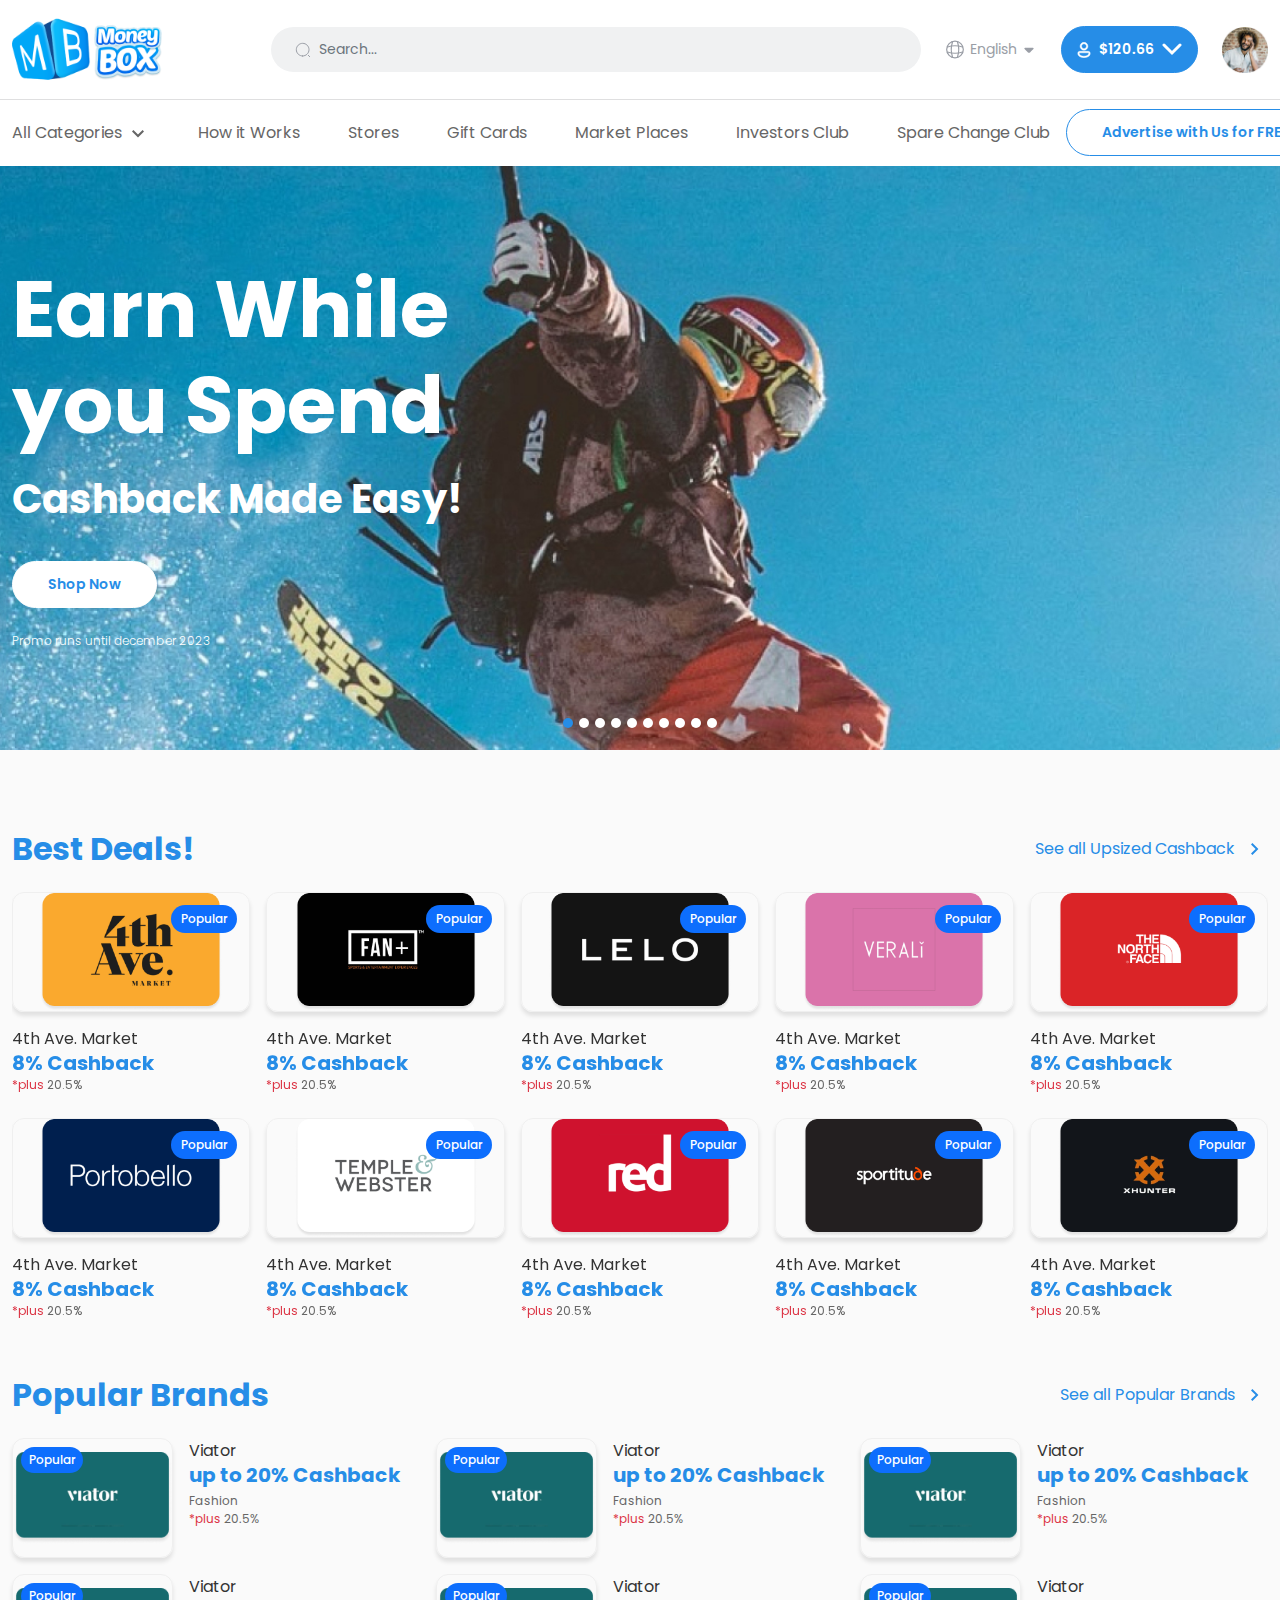
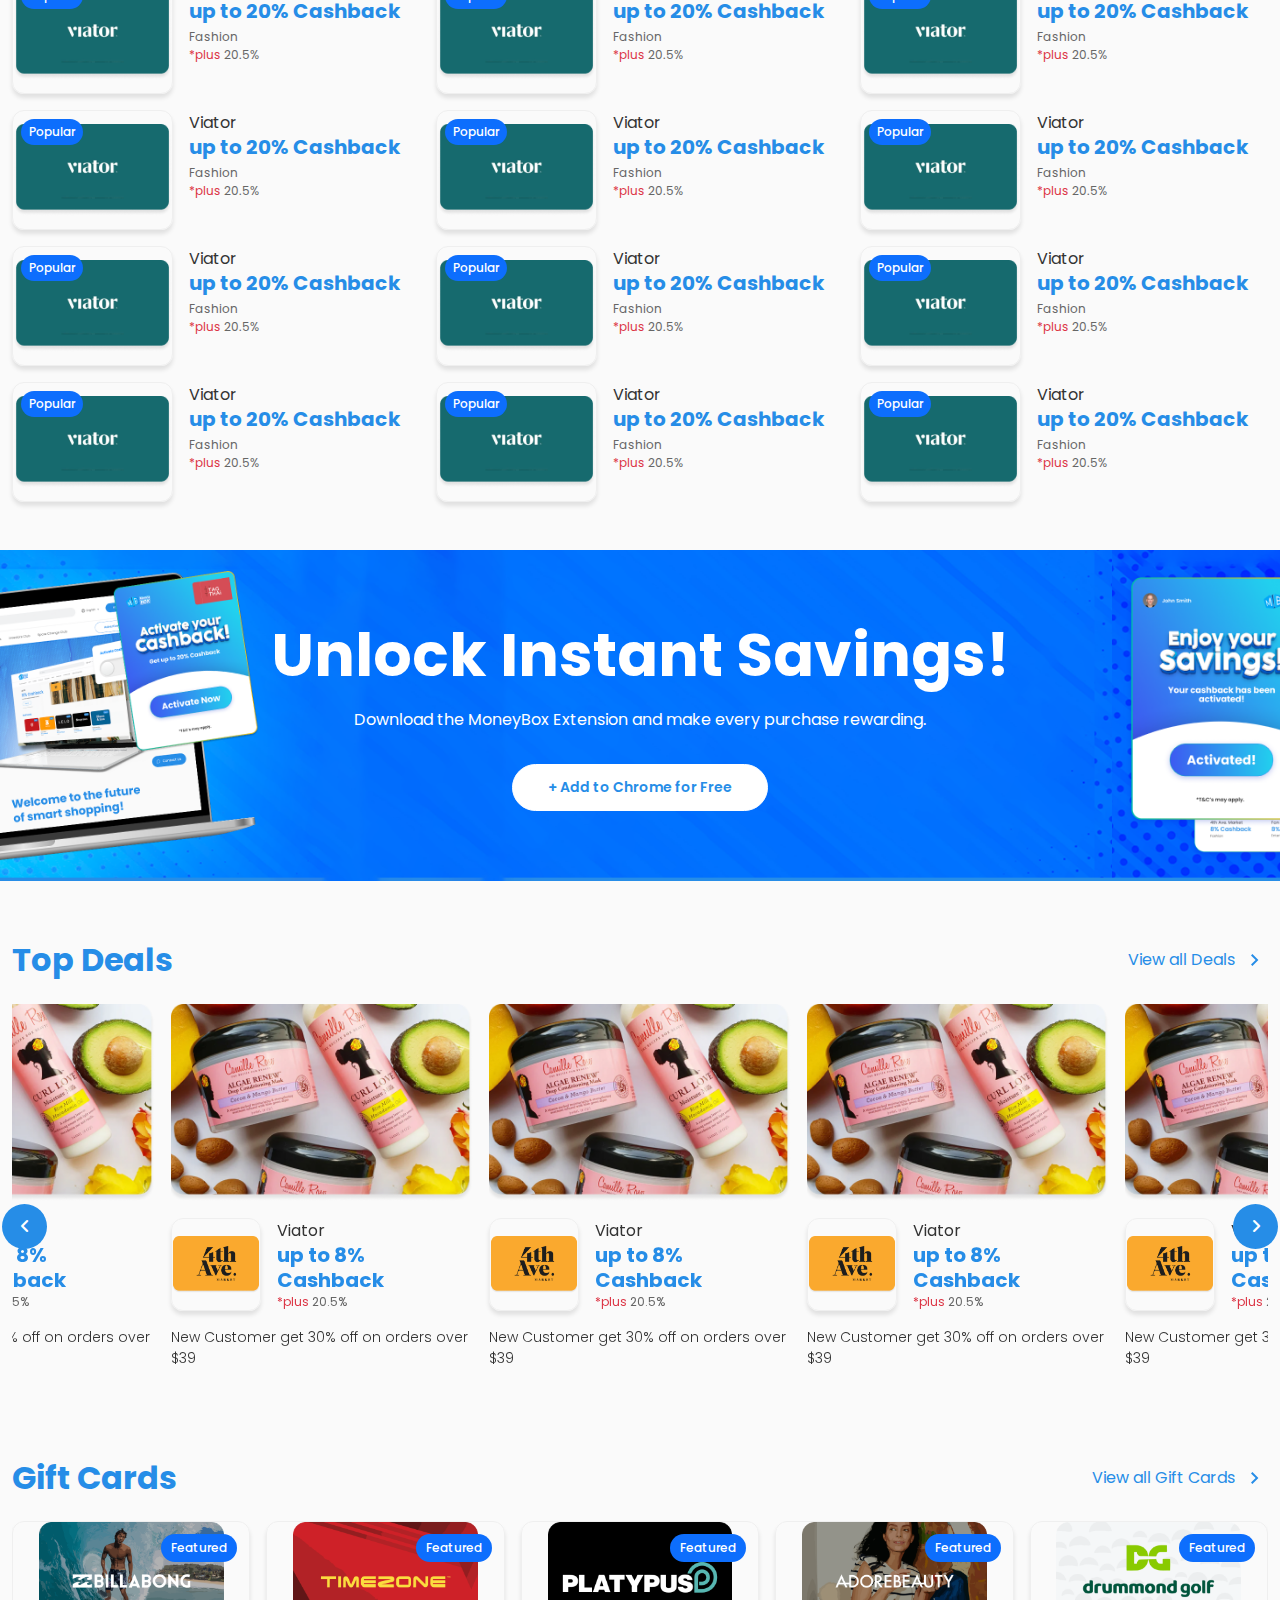
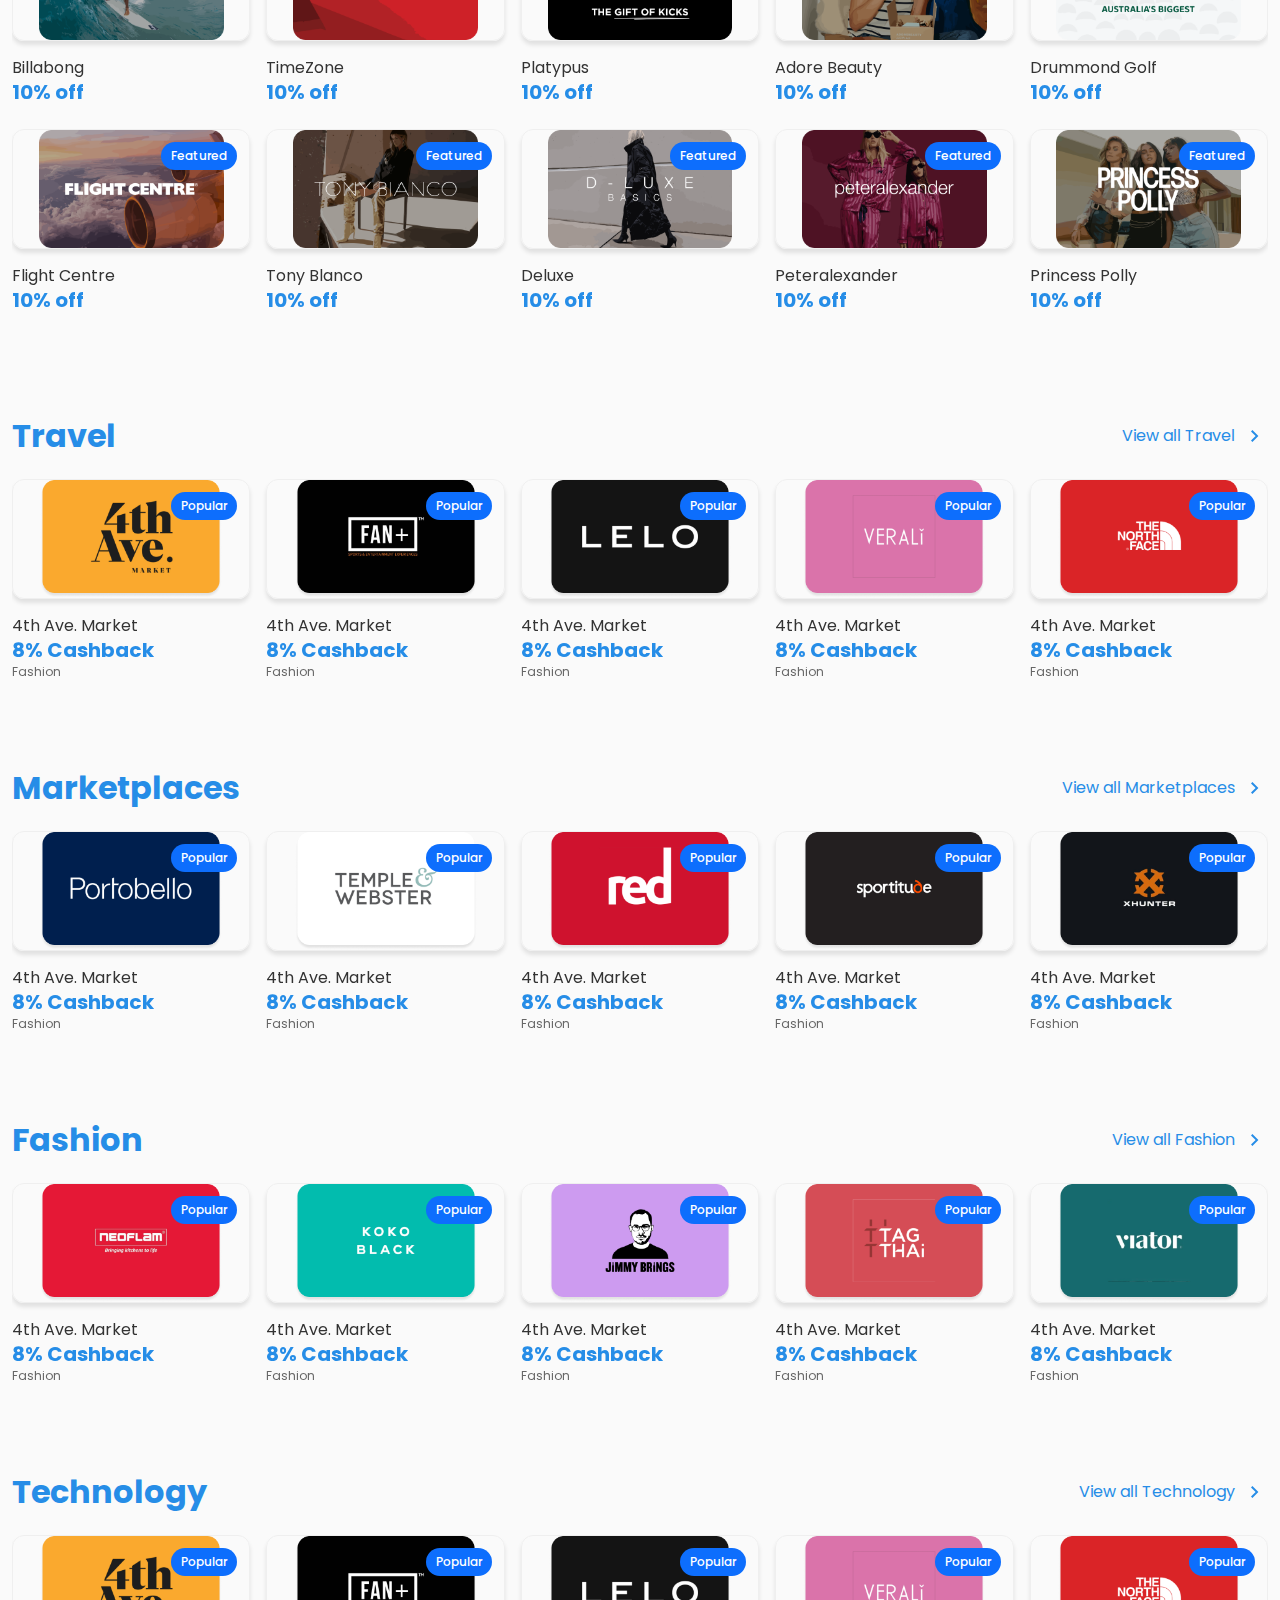
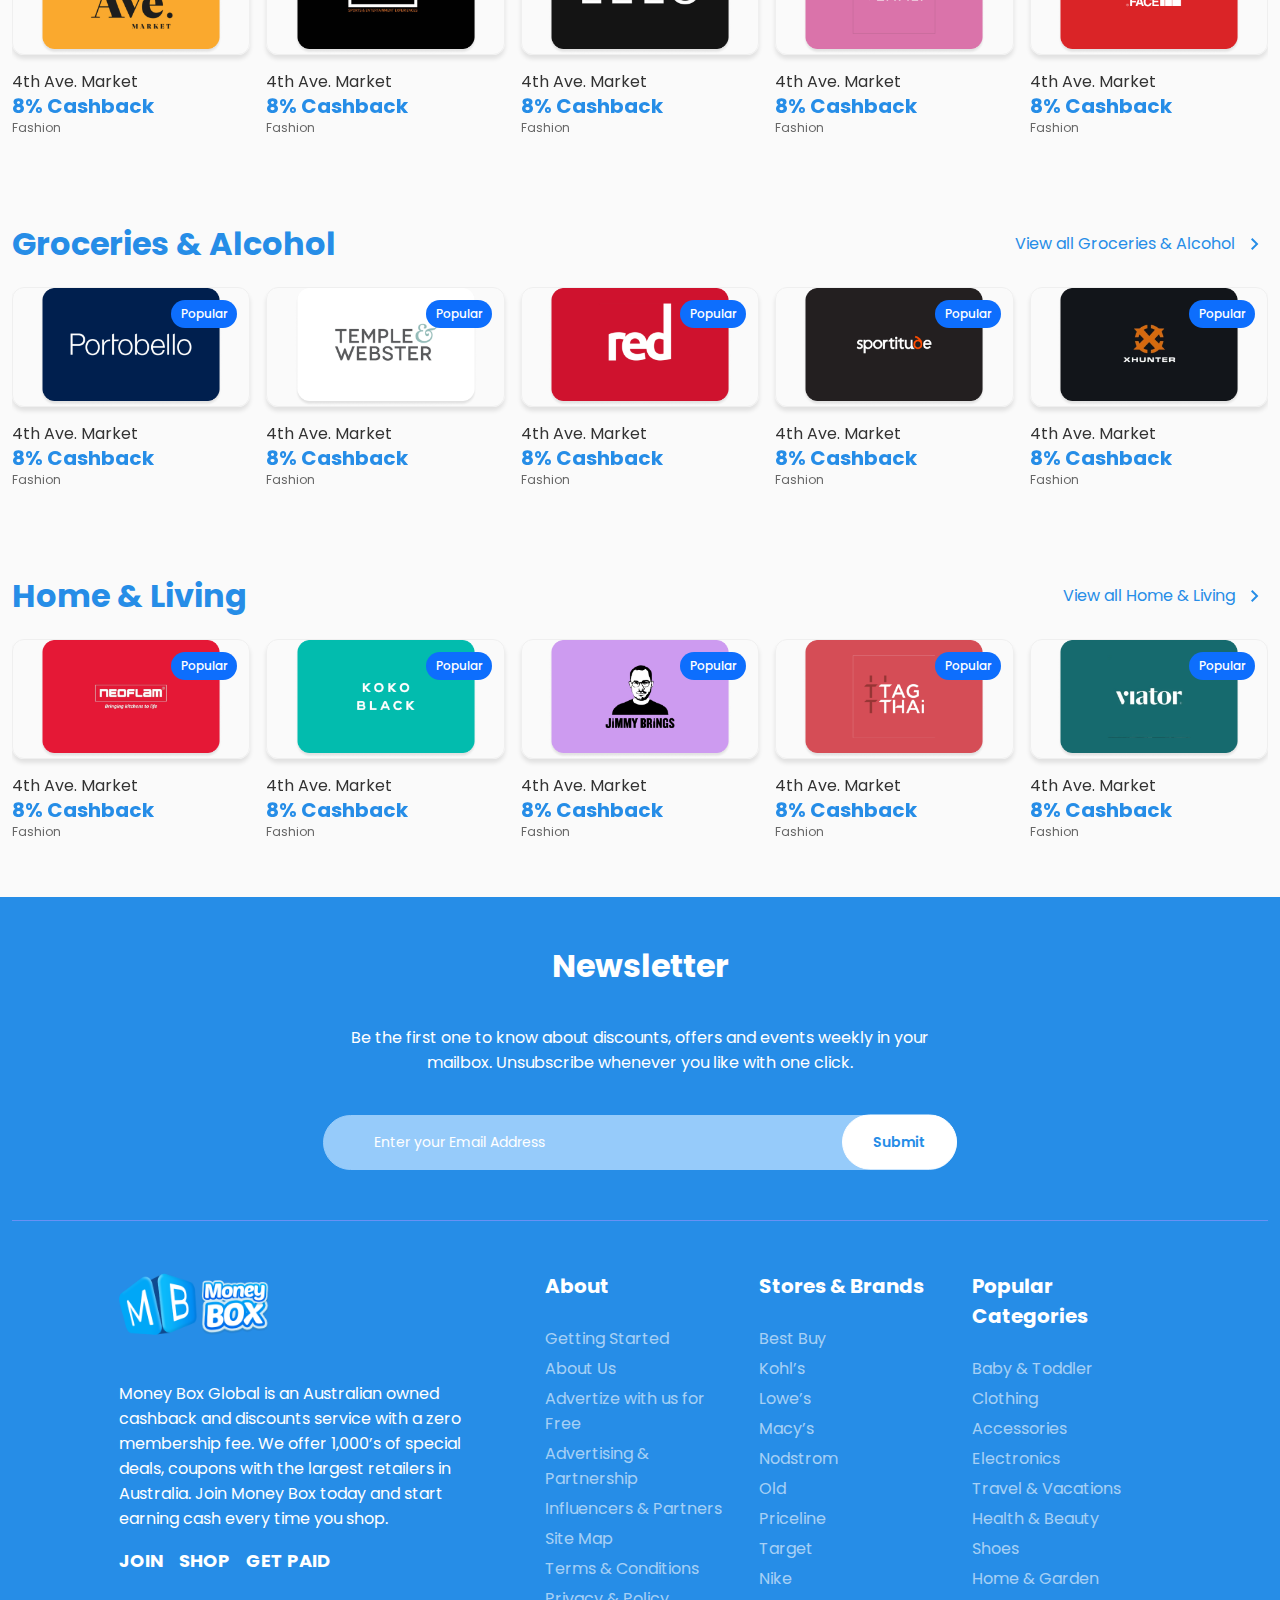
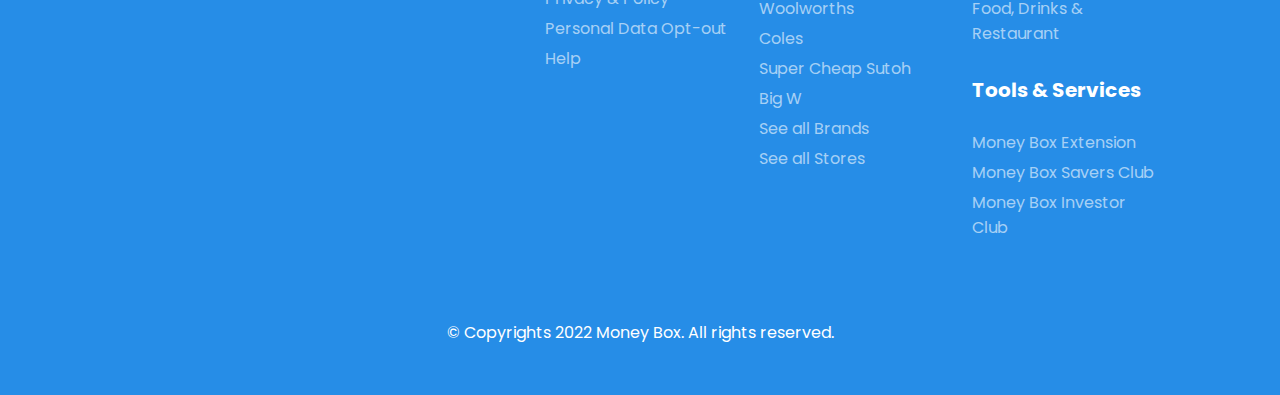
<file: logged.html>
<!doctype html>
<html lang="en">

<head>
    <meta charset="utf-8">
    <meta name="viewport" content="width=device-width, initial-scale=1">
    <title>Money Box</title>
    <!-- Bootstrap CSS -->
    <link href="css/bootstrap.min.css" rel="stylesheet">

    <!-- Owl Carousel CSS -->
    <link href="css/owl.carousel.min.css" rel="stylesheet">
    <link href="css/owl.theme.default.min.css" rel="stylesheet">

    <!-- Font Awesome CSS -->
    <link rel="stylesheet" href="https://cdnjs.cloudflare.com/ajax/libs/font-awesome/6.5.0/css/all.min.css">

    <!-- Custom CSS -->
    <link href="css/style.css" rel="stylesheet">
    <link href="css/responsive.css" rel="stylesheet">
</head>

<body>
    <!-- Header Section Start -->
    <header class="header">
        <div class="container py-3 top-header">
            <div class="row align-items-center justify-content-between">
                <div class="col-md-2 col-3">
                    <a href="index.html" class="logo">
                        <img class="d-md-block d-none" src="image/logo.png" alt="logo" />
                        <img class="d-md-none d-block" src="image/small-logo.png" alt="logo" />
                    </a>
                </div>
                <div class="col-md-10 col-9 d-flex justify-content-end align-items-center gap-lg-4 gap-md-3 gap-2">
                    <form class="search-bar">
                        <div class="position-relative">
                            <input type="search" class="form-control shadow-none" placeholder="Search..." />
                            <img class="position-absolute top-50 start-0 translate-middle-y ms-md-4 ms-3"
                                src="image/search_icon.svg" alt="Search" />
                        </div>
                    </form>
                    <div class="d-md-flex d-none">
                        <img src="image/language_icon.svg" alt="Search" />
                        <select class="form-control border-0 shadow-none language-select">
                            <option selected>English</option>
                            <option value="Hindi">Hindi</option>
                        </select>
                    </div>

                    <div class="dropdown dropdown_profile_custom">
                        <a href="#"
                            class="dropdown-toggle btn btn-primary btn-custom btn-dollor d-flex justify-content-center align-items-center gap-2"
                            id="profile_custom" data-bs-toggle="dropdown" aria-expanded="false">
                            <svg class="user-icon d-md-block d-none" width="14" height="16" viewBox="0 0 14 16" fill="none"
                                xmlns="http://www.w3.org/2000/svg">
                                <path
                                    d="M2.68137 12.5845L2.68136 12.5845C2.45139 12.3152 2.32504 11.9726 2.32504 11.6184V11.1851C2.32504 10.9852 2.487 10.8233 2.68671 10.8233H11.3133C11.513 10.8233 11.675 10.9852 11.675 11.1851V11.6167C11.675 11.9715 11.5482 12.3146 11.3175 12.5842L11.3175 12.5842C10.4262 13.6257 9.01644 14.1748 6.99756 14.1748C4.97862 14.1748 3.57033 13.6257 2.68137 12.5845ZM13.2 11.1851C13.2 10.1429 12.3554 9.2981 11.3133 9.2981H2.68671C1.64468 9.2981 0.8 10.1429 0.8 11.1851V11.6184C0.8 12.3357 1.05587 13.0295 1.52163 13.575C2.74593 15.0089 4.60001 15.7 6.99756 15.7C9.39468 15.7 11.2495 15.0092 12.4761 13.5759L12.3242 13.4459L12.4761 13.5759C12.9433 13.0301 13.2 12.3352 13.2 11.6167V11.1851ZM10.9477 4.25067C10.9477 2.06881 9.17916 0.3 6.99756 0.3C4.81591 0.3 3.04741 2.0688 3.04741 4.25067C3.04741 6.43254 4.81591 8.20136 6.99756 8.20136C9.17916 8.20136 10.9477 6.43254 10.9477 4.25067ZM4.57244 4.25067C4.57244 2.9111 5.65824 1.8252 6.99756 1.8252C8.33687 1.8252 9.42264 2.9111 9.42264 4.25067C9.42264 5.59025 8.33687 6.67616 6.99756 6.67616C5.65825 6.67616 4.57244 5.59025 4.57244 4.25067Z"
                                    fill="white" stroke="white" stroke-width="0.4" />
                            </svg>
                            <span class="d-md-block d-none">$120.66</span>
                            <svg class="down-icon d-md-block d-none" width="20" height="14" viewBox="0 0 20 14" fill="none"
                                xmlns="http://www.w3.org/2000/svg">
                                <path d="M2 2L10 10L18 2" stroke="white" stroke-width="3" stroke-linecap="round" />
                            </svg>
                            <svg class="menu-icon-svg d-md-none d-block" xmlns="http://www.w3.org/2000/svg" height="24px" viewBox="0 -960 960 960" width="24px" fill="#666666"><path d="M120-240v-80h720v80H120Zm0-200v-80h720v80H120Zm0-200v-80h720v80H120Z"/></svg>
                        </a>
                        <ul class="dropdown-menu dropdown-menu-end" aria-labelledby="profile_custom">
                            <h2 class="user-name">User Name</h2>
                            <div class="dropdown-height">
                                <div class="cashback-card mb-2 position-relative">
                                    <img src="image/cashback.svg" alt="">
                                    <div class="d-flex align-items-center position-absolute top-0 start-0">
                                        <svg width="46" height="46" viewBox="0 0 46 46">
                                            <path xmlns="http://www.w3.org/2000/svg"
                                                d="M29.2425 22.9137C30.8457 23.2928 32 24.226 32 25.6987C32 27.1713 30.7816 28.192 29.2104 28.5273V30H26.8537V28.5419C25.5391 28.2503 24.4168 27.4921 24 26.3985L26.1804 25.48C26.4689 26.1944 27.1423 26.6902 27.992 26.6902C28.7455 26.6902 29.2906 26.384 29.2906 25.7861C29.2906 25.2904 28.8096 24.9988 28.1844 24.8384L27.014 24.5614C25.491 24.1968 24.5611 23.3512 24.5611 21.966C24.5611 20.7266 25.5551 19.8518 26.8537 19.5164V18H29.2104V19.5456C30.1403 19.7789 30.9579 20.3183 31.2786 21.1203L29.2265 21.9806C28.986 21.5431 28.5852 21.2807 28.0401 21.2807C27.5431 21.2807 27.1583 21.514 27.1583 21.8785C27.1583 22.3013 27.5752 22.52 28.0882 22.6367L29.2425 22.9137Z"
                                                fill="white"></path>
                                            <path xmlns="http://www.w3.org/2000/svg" fill-rule="evenodd"
                                                clip-rule="evenodd"
                                                d="M38 24C38 29.5228 33.5228 34 28 34C22.4772 34 18 29.5228 18 24C18 18.4772 22.4772 14 28 14C33.5228 14 38 18.4772 38 24ZM36 24C36 28.4183 32.4183 32 28 32C23.5817 32 20 28.4183 20 24C20 19.5817 23.5817 16 28 16C32.4183 16 36 19.5817 36 24Z"
                                                fill="white"></path>
                                        </svg>
                                        <p class="text-white m-0">Cashback</p>
                                    </div>
                                    <div class="d-flex justify-content-between position-absolute bottom-0 w-100 gap-2 mb-2 card-amount">
                                        <div class="p-2">
                                            <p class="text-white m-0">Lifetime earnings</p>
                                            <h3 class="text-white m-0">$ 0.00</h3>
                                        </div>
                                        <div class="p-2 text-end">
                                            <p class="text-white m-0">Available to withdraw</p>
                                            <h3 class="text-white m-0">$ 0.00</h3>
                                        </div>
                                    </div>
                                </div>
                                <li><a class="dropdown-item" href="#">Account information</a></li>
                                <li><a class="dropdown-item" href="#">Update password</a></li>
                                <li><a class="dropdown-item" href="#">MoneyBox  Plus</a></li>
                                <li><a class="dropdown-item" href="#">Manage payment methods</a></li>
                                <li><a class="dropdown-item" href="#">Withdraw Cashback</a></li>
                                <li><a class="dropdown-item" href="#">Refer a friend</a></li>
                                <li><a class="dropdown-item" href="#">Settings</a></li>
                                <li>
                                    <hr class="dropdown-divider">
                                </li>
                                <li><a class="dropdown-item" href="#">How MoneyBox  works</a></li>
                                <li><a class="dropdown-item" href="#">How MoneyBox  Button works</a></li>
                                <li>
                                    <hr class="dropdown-divider">
                                </li>
                                <li><a class="dropdown-item" href="#">Help & FAQ</a></li>
                                <li><a class="dropdown-item" href="#">Log out</a></li>
                            </div>
                        </ul>
                    </div>
                    <button class="user-profile p-0 bg-transparent border-0">
                        <img src="image//user-img.png" alt="">
                    </button>
                </div>
            </div>
        </div>
        <navbar class="navbar-header d-block">
            <div class="container">
                <div class="d-flex align-items-center justify-content-between gap-3">
                    <ul class="navbar-nav flex-row gap-md-5 gap-3">
                        <li class="nav-item">
                            <a href="#" class="nav-link dropdown-menu-custom">
                                All Categories
                                <svg xmlns="http://www.w3.org/2000/svg" height="24px" viewBox="0 -960 960 960"
                                    width="24px" fill="#666666">
                                    <path d="M480-344 240-584l56-56 184 184 184-184 56 56-240 240Z" />
                                </svg>
                            </a>
                            <div class="dropdown-menu-open">
                                <div class="container">
                                    <div class="row">
                                        <div class="col-md-3 col-6 d-flex flex-column gap-3">
                                            <a href="#">Travel</a>
                                            <a href="#">Pets</a>
                                            <a href="#">Alcohol</a>
                                            <a href="#">Kids</a>
                                        </div>
                                        <div class="col-md-3 col-6 d-flex flex-column gap-3">
                                            <a href="#">All Stores</a>
                                            <a href="#">Auto</a>
                                            <a href="#">Beauty & Health</a>
                                            <a href="#">Market Places</a>
                                        </div>
                                        <div class="col-md-3 col-6 d-flex flex-column gap-3">
                                            <a href="#">Technology</a>
                                            <a href="#">Entertainment</a>
                                            <a href="#">Fashion</a>
                                            <a href="#">Food & Groceries</a>
                                        </div>
                                        <div class="col-md-3 col-6 d-flex flex-column gap-3">
                                            <a href="#">Home & Garden</a>
                                            <a href="#">Sports & Outdoors</a>
                                            <a href="#">Cosmetics</a>
                                            <a href="#">Software Subscriptions</a>
                                        </div>
                                    </div>
                                </div>
                            </div>
                        </li>
                        <li class="nav-item">
                            <a href="how-it-works.html" class="nav-link">How it Works</a>
                        </li>
                        <li class="nav-item">
                            <a href="shops.html" class="nav-link">Stores</a>
                        </li>
                        <li class="nav-item">
                            <a href="gift-cards.html" class="nav-link">Gift Cards</a>
                        </li>
                        <li class="nav-item">
                            <a href="marketplaces.html" class="nav-link">Market Places</a>
                        </li>
                        <li class="nav-item">
                            <a href="#" class="nav-link">Investors Club</a>
                        </li>
                        <li class="nav-item">
                            <a href="#" class="nav-link">Spare Change Club</a>
                        </li>
                    </ul>
                    <a href="advertise-with-us.html" class="btn btn-outline-primary btn-custom">Advertise with Us for FREE</a>
                </div>
            </div>
        </navbar>
    </header>
    <!-- Header Section End -->

    <!-- Earn While Section Start -->
    <section class="earn-while m-0">
        <div class="owl-carousel-earn-while owl-carousel owl-theme">
            <div class="item" style="background-image: url(./image/earn-while-bg.jpg);">
                <div class="container">
                    <div class="banner-section">
                        <h2 class="text-white">Earn While you Spend</h2>
                        <h3 class="text-white">Cashback Made Easy!</h3>
                        <a href="#" class="btn btn-white btn-custom mt-3">Shop Now</a>
                        <p class="text-white mb-0">Promo runs until december 2023</p>
                    </div>
                </div>
            </div>
            <div class="item" style="background-image: url(./image/earn-while-bg.jpg);">
                <div class="container">
                    <div class="banner-section">
                        <h2 class="text-white">Earn While you Spend</h2>
                        <h3 class="text-white">Cashback Made Easy!</h3>
                        <a href="#" class="btn btn-white btn-custom mt-3">Shop Now</a>
                        <p class="text-white mb-0">Promo runs until december 2023</p>
                    </div>
                </div>
            </div>
            <div class="item" style="background-image: url(./image/earn-while-bg.jpg);">
                <div class="container">
                    <div class="banner-section">
                        <h2 class="text-white">Earn While you Spend</h2>
                        <h3 class="text-white">Cashback Made Easy!</h3>
                        <a href="#" class="btn btn-white btn-custom mt-3">Shop Now</a>
                        <p class="text-white mb-0">Promo runs until december 2023</p>
                    </div>
                </div>
            </div>
            <div class="item" style="background-image: url(./image/earn-while-bg.jpg);">
                <div class="container">
                    <div class="banner-section">
                        <h2 class="text-white">Earn While you Spend</h2>
                        <h3 class="text-white">Cashback Made Easy!</h3>
                        <a href="#" class="btn btn-white btn-custom mt-3">Shop Now</a>
                        <p class="text-white mb-0">Promo runs until december 2023</p>
                    </div>
                </div>
            </div>
            <div class="item" style="background-image: url(./image/earn-while-bg.jpg);">
                <div class="container">
                    <div class="banner-section">
                        <h2 class="text-white">Earn While you Spend</h2>
                        <h3 class="text-white">Cashback Made Easy!</h3>
                        <a href="#" class="btn btn-white btn-custom mt-3">Shop Now</a>
                        <p class="text-white mb-0">Promo runs until december 2023</p>
                    </div>
                </div>
            </div>
            <div class="item" style="background-image: url(./image/earn-while-bg.jpg);">
                <div class="container">
                    <div class="banner-section">
                        <h2 class="text-white">Earn While you Spend</h2>
                        <h3 class="text-white">Cashback Made Easy!</h3>
                        <a href="#" class="btn btn-white btn-custom mt-3">Shop Now</a>
                        <p class="text-white mb-0">Promo runs until december 2023</p>
                    </div>
                </div>
            </div>
            <div class="item" style="background-image: url(./image/earn-while-bg.jpg);">
                <div class="container">
                    <div class="banner-section">
                        <h2 class="text-white">Earn While you Spend</h2>
                        <h3 class="text-white">Cashback Made Easy!</h3>
                        <a href="#" class="btn btn-white btn-custom mt-3">Shop Now</a>
                        <p class="text-white mb-0">Promo runs until december 2023</p>
                    </div>
                </div>
            </div>
            <div class="item" style="background-image: url(./image/earn-while-bg.jpg);">
                <div class="container">
                    <div class="banner-section">
                        <h2 class="text-white">Earn While you Spend</h2>
                        <h3 class="text-white">Cashback Made Easy!</h3>
                        <a href="#" class="btn btn-white btn-custom mt-3">Shop Now</a>
                        <p class="text-white mb-0">Promo runs until december 2023</p>
                    </div>
                </div>
            </div>
            <div class="item" style="background-image: url(./image/earn-while-bg.jpg);">
                <div class="container">
                    <div class="banner-section">
                        <h2 class="text-white">Earn While you Spend</h2>
                        <h3 class="text-white">Cashback Made Easy!</h3>
                        <a href="#" class="btn btn-white btn-custom mt-3">Shop Now</a>
                        <p class="text-white mb-0">Promo runs until december 2023</p>
                    </div>
                </div>
            </div>
            <div class="item" style="background-image: url(./image/earn-while-bg.jpg);">
                <div class="container">
                    <div class="banner-section">
                        <h2 class="text-white">Earn While you Spend</h2>
                        <h3 class="text-white">Cashback Made Easy!</h3>
                        <a href="#" class="btn btn-white btn-custom mt-3">Shop Now</a>
                        <p class="text-white mb-0">Promo runs until december 2023</p>
                    </div>
                </div>
            </div>
        </div>
    </section>
    <!-- Earn While Section End -->

    <!-- Best Deals Section Start -->
    <section class="featured featured-travel mt-md-5 mt-3">
        <div class="container">
            <div class="row align-items-center justify-content-between mb-md-4 mb-0">
                <div class="col-md-6">
                    <h2 class="m-0">Best Deals!</h2>
                </div>
                <div class="col-md-6 text-md-end">
                    <a class="btn btn-text d-inline-flex align-items-center gap-2 px-0" href="#">
                        See all Upsized Cashback
                        <svg xmlns="http://www.w3.org/2000/svg" height="24px" viewBox="0 -960 960 960" width="24px"
                            fill="#666666">
                            <path d="M504-480 320-664l56-56 240 240-240 240-56-56 184-184Z" />
                        </svg>
                    </a>
                </div>
            </div>
            <div class="owl-carousel-Featured owl-carousel owl-theme">
                <div class="item">
                    <a href="#" class="featured-inner">
                        <div class="position-relative">
                            <img src="image/featured-1.png" alt="Featured" />
                            <span class="position-absolute top-0 end-0 badge bg-primary">Popular</span>
                        </div>
                        <p>4th Ave. Market</p>
                        <h3>8% Cashback</h3>
                        <p><span class="text-danger">*plus</span> 20.5%</p>
                    </a>
                </div>
                <div class="item">
                    <a href="#" class="featured-inner">
                        <div class="position-relative">
                            <img src="image/featured-2.png" alt="Featured" />
                            <span class="position-absolute top-0 end-0 badge bg-primary">Popular</span>
                        </div>
                        <p>4th Ave. Market</p>
                        <h3>8% Cashback</h3>
                        <p><span class="text-danger">*plus</span> 20.5%</p>
                    </a>
                </div>
                <div class="item">
                    <a href="#" class="featured-inner">
                        <div class="position-relative">
                            <img src="image/featured-3.png" alt="Featured" />
                            <span class="position-absolute top-0 end-0 badge bg-primary">Popular</span>
                        </div>
                        <p>4th Ave. Market</p>
                        <h3>8% Cashback</h3>
                        <p><span class="text-danger">*plus</span> 20.5%</p>
                    </a>
                </div>
                <div class="item">
                    <a href="#" class="featured-inner">
                        <div class="position-relative">
                            <img src="image/featured-4.png" alt="Featured" />
                            <span class="position-absolute top-0 end-0 badge bg-primary">Popular</span>
                        </div>
                        <p>4th Ave. Market</p>
                        <h3>8% Cashback</h3>
                        <p><span class="text-danger">*plus</span> 20.5%</p>
                    </a>
                </div>
                <div class="item">
                    <a href="#" class="featured-inner">
                        <div class="position-relative">
                            <img src="image/featured-5.png" alt="Featured" />
                            <span class="position-absolute top-0 end-0 badge bg-primary">Popular</span>
                        </div>
                        <p>4th Ave. Market</p>
                        <h3>8% Cashback</h3>
                        <p><span class="text-danger">*plus</span> 20.5%</p>
                    </a>
                </div>
            </div>
            <div class="owl-carousel-Featured owl-carousel owl-theme">
                <div class="item">
                    <a href="#" class="featured-inner">
                        <div class="position-relative">
                            <img src="image/featured-6.png" alt="Featured" />
                            <span class="position-absolute top-0 end-0 badge bg-primary">Popular</span>
                        </div>
                        <p>4th Ave. Market</p>
                        <h3>8% Cashback</h3>
                        <p><span class="text-danger">*plus</span> 20.5%</p>
                    </a>
                </div>
                <div class="item">
                    <a href="#" class="featured-inner">
                        <div class="position-relative">
                            <img src="image/featured-7.png" alt="Featured" />
                            <span class="position-absolute top-0 end-0 badge bg-primary">Popular</span>
                        </div>
                        <p>4th Ave. Market</p>
                        <h3>8% Cashback</h3>
                        <p><span class="text-danger">*plus</span> 20.5%</p>
                    </a>
                </div>
                <div class="item">
                    <a href="#" class="featured-inner">
                        <div class="position-relative">
                            <img src="image/featured-8.png" alt="Featured" />
                            <span class="position-absolute top-0 end-0 badge bg-primary">Popular</span>
                        </div>
                        <p>4th Ave. Market</p>
                        <h3>8% Cashback</h3>
                        <p><span class="text-danger">*plus</span> 20.5%</p>
                    </a>
                </div>
                <div class="item">
                    <a href="#" class="featured-inner">
                        <div class="position-relative">
                            <img src="image/featured-9.png" alt="Featured" />
                            <span class="position-absolute top-0 end-0 badge bg-primary">Popular</span>
                        </div>
                        <p>4th Ave. Market</p>
                        <h3>8% Cashback</h3>
                        <p><span class="text-danger">*plus</span> 20.5%</p>
                    </a>
                </div>
                <div class="item">
                    <a href="#" class="featured-inner">
                        <div class="position-relative">
                            <img src="image/featured-10.png" alt="Featured" />
                            <span class="position-absolute top-0 end-0 badge bg-primary">Popular</span>
                        </div>
                        <p>4th Ave. Market</p>
                        <h3>8% Cashback</h3>
                        <p><span class="text-danger">*plus</span> 20.5%</p>
                    </a>
                </div>
            </div>
        </div>
    </section>
    <!-- Best Deals Section End -->

    <!-- Popular Brands Section Start -->
    <section class="featured featured-travel pt-md-0 pt-4 pb-md-5 pb-4">
        <div class="container">
            <div class="row align-items-center justify-content-between mb-md-4 mb-0">
                <div class="col-md-6">
                    <h2 class="m-0">Popular Brands</h2>
                </div>
                <div class="col-md-6 text-md-end">
                    <a class="btn btn-text d-inline-flex align-items-center gap-2 px-0" href="#">
                        See all Popular Brands
                        <svg xmlns="http://www.w3.org/2000/svg" height="24px" viewBox="0 -960 960 960" width="24px"
                            fill="#666666">
                            <path d="M504-480 320-664l56-56 240 240-240 240-56-56 184-184Z" />
                        </svg>
                    </a>
                </div>
            </div>
            <div class="d-md-block d-none">
                <div class="row g-md-3 g-2">
                    <div class="col-lg-4 col-6">
                        <a href="#" class="featured-inner mb-sm-0 mb-2">
                            <div class="row g-md-3 g-2">
                                <div class="col-md-5">
                                    <div class="position-relative">
                                        <img src="image/viator-img.png" alt="Viator" class="w-100" />
                                        <span
                                            class="position-absolute top-0 start-0 badge bg-primary mt-2 me-0 ms-2 py-1 px-2">Popular</span>
                                    </div>
                                </div>
                                <div class="col-md-7">
                                    <p class="m-0">Viator</p>
                                    <h3>up to 20% Cashback</h3>
                                    <p>
                                        <span class="d-block mt-sm-1 m-0">Fashion</span>
                                        <span class="text-danger">*plus</span> 20.5%
                                    </p>
                                </div>
                            </div>
                        </a>
                    </div>
                    <div class="col-lg-4 col-6">
                        <a href="#" class="featured-inner mb-sm-0 mb-2">
                            <div class="row g-md-3 g-2">
                                <div class="col-md-5">
                                    <div class="position-relative">
                                        <img src="image/viator-img.png" alt="Viator" class="w-100" />
                                        <span
                                            class="position-absolute top-0 start-0 badge bg-primary mt-2 me-0 ms-2 py-1 px-2">Popular</span>
                                    </div>
                                </div>
                                <div class="col-md-7">
                                    <p class="m-0">Viator</p>
                                    <h3>up to 20% Cashback</h3>
                                    <p>
                                        <span class="d-block mt-sm-1 m-0">Fashion</span>
                                        <span class="text-danger">*plus</span> 20.5%
                                    </p>
                                </div>
                            </div>
                        </a>
                    </div>
                    <div class="col-lg-4 col-6">
                        <a href="#" class="featured-inner mb-sm-0 mb-2">
                            <div class="row g-md-3 g-2">
                                <div class="col-md-5">
                                    <div class="position-relative">
                                        <img src="image/viator-img.png" alt="Viator" class="w-100" />
                                        <span
                                            class="position-absolute top-0 start-0 badge bg-primary mt-2 me-0 ms-2 py-1 px-2">Popular</span>
                                    </div>
                                </div>
                                <div class="col-md-7">
                                    <p class="m-0">Viator</p>
                                    <h3>up to 20% Cashback</h3>
                                    <p>
                                        <span class="d-block mt-sm-1 m-0">Fashion</span>
                                        <span class="text-danger">*plus</span> 20.5%
                                    </p>
                                </div>
                            </div>
                        </a>
                    </div>
                    <div class="col-lg-4 col-6">
                        <a href="#" class="featured-inner mb-sm-0 mb-2">
                            <div class="row g-md-3 g-2">
                                <div class="col-md-5">
                                    <div class="position-relative">
                                        <img src="image/viator-img.png" alt="Viator" class="w-100" />
                                        <span
                                            class="position-absolute top-0 start-0 badge bg-primary mt-2 me-0 ms-2 py-1 px-2">Popular</span>
                                    </div>
                                </div>
                                <div class="col-md-7">
                                    <p class="m-0">Viator</p>
                                    <h3>up to 20% Cashback</h3>
                                    <p>
                                        <span class="d-block mt-sm-1 m-0">Fashion</span>
                                        <span class="text-danger">*plus</span> 20.5%
                                    </p>
                                </div>
                            </div>
                        </a>
                    </div>
                    <div class="col-lg-4 col-6">
                        <a href="#" class="featured-inner mb-sm-0 mb-2">
                            <div class="row g-md-3 g-2">
                                <div class="col-md-5">
                                    <div class="position-relative">
                                        <img src="image/viator-img.png" alt="Viator" class="w-100" />
                                        <span
                                            class="position-absolute top-0 start-0 badge bg-primary mt-2 me-0 ms-2 py-1 px-2">Popular</span>
                                    </div>
                                </div>
                                <div class="col-md-7">
                                    <p class="m-0">Viator</p>
                                    <h3>up to 20% Cashback</h3>
                                    <p>
                                        <span class="d-block mt-sm-1 m-0">Fashion</span>
                                        <span class="text-danger">*plus</span> 20.5%
                                    </p>
                                </div>
                            </div>
                        </a>
                    </div>
                    <div class="col-lg-4 col-6">
                        <a href="#" class="featured-inner mb-sm-0 mb-2">
                            <div class="row g-md-3 g-2">
                                <div class="col-md-5">
                                    <div class="position-relative">
                                        <img src="image/viator-img.png" alt="Viator" class="w-100" />
                                        <span
                                            class="position-absolute top-0 start-0 badge bg-primary mt-2 me-0 ms-2 py-1 px-2">Popular</span>
                                    </div>
                                </div>
                                <div class="col-md-7">
                                    <p class="m-0">Viator</p>
                                    <h3>up to 20% Cashback</h3>
                                    <p>
                                        <span class="d-block mt-sm-1 m-0">Fashion</span>
                                        <span class="text-danger">*plus</span> 20.5%
                                    </p>
                                </div>
                            </div>
                        </a>
                    </div>
                    <div class="col-lg-4 col-6">
                        <a href="#" class="featured-inner mb-sm-0 mb-2">
                            <div class="row g-md-3 g-2">
                                <div class="col-md-5">
                                    <div class="position-relative">
                                        <img src="image/viator-img.png" alt="Viator" class="w-100" />
                                        <span
                                            class="position-absolute top-0 start-0 badge bg-primary mt-2 me-0 ms-2 py-1 px-2">Popular</span>
                                    </div>
                                </div>
                                <div class="col-md-7">
                                    <p class="m-0">Viator</p>
                                    <h3>up to 20% Cashback</h3>
                                    <p>
                                        <span class="d-block mt-sm-1 m-0">Fashion</span>
                                        <span class="text-danger">*plus</span> 20.5%
                                    </p>
                                </div>
                            </div>
                        </a>
                    </div>
                    <div class="col-lg-4 col-6">
                        <a href="#" class="featured-inner mb-sm-0 mb-2">
                            <div class="row g-md-3 g-2">
                                <div class="col-md-5">
                                    <div class="position-relative">
                                        <img src="image/viator-img.png" alt="Viator" class="w-100" />
                                        <span
                                            class="position-absolute top-0 start-0 badge bg-primary mt-2 me-0 ms-2 py-1 px-2">Popular</span>
                                    </div>
                                </div>
                                <div class="col-md-7">
                                    <p class="m-0">Viator</p>
                                    <h3>up to 20% Cashback</h3>
                                    <p>
                                        <span class="d-block mt-sm-1 m-0">Fashion</span>
                                        <span class="text-danger">*plus</span> 20.5%
                                    </p>
                                </div>
                            </div>
                        </a>
                    </div>
                    <div class="col-lg-4 col-6">
                        <a href="#" class="featured-inner mb-sm-0 mb-2">
                            <div class="row g-md-3 g-2">
                                <div class="col-md-5">
                                    <div class="position-relative">
                                        <img src="image/viator-img.png" alt="Viator" class="w-100" />
                                        <span
                                            class="position-absolute top-0 start-0 badge bg-primary mt-2 me-0 ms-2 py-1 px-2">Popular</span>
                                    </div>
                                </div>
                                <div class="col-md-7">
                                    <p class="m-0">Viator</p>
                                    <h3>up to 20% Cashback</h3>
                                    <p>
                                        <span class="d-block mt-sm-1 m-0">Fashion</span>
                                        <span class="text-danger">*plus</span> 20.5%
                                    </p>
                                </div>
                            </div>
                        </a>
                    </div>
                    <div class="col-lg-4 col-6">
                        <a href="#" class="featured-inner mb-sm-0 mb-2">
                            <div class="row g-md-3 g-2">
                                <div class="col-md-5">
                                    <div class="position-relative">
                                        <img src="image/viator-img.png" alt="Viator" class="w-100" />
                                        <span
                                            class="position-absolute top-0 start-0 badge bg-primary mt-2 me-0 ms-2 py-1 px-2">Popular</span>
                                    </div>
                                </div>
                                <div class="col-md-7">
                                    <p class="m-0">Viator</p>
                                    <h3>up to 20% Cashback</h3>
                                    <p>
                                        <span class="d-block mt-sm-1 m-0">Fashion</span>
                                        <span class="text-danger">*plus</span> 20.5%
                                    </p>
                                </div>
                            </div>
                        </a>
                    </div>
                    <div class="col-lg-4 col-6">
                        <a href="#" class="featured-inner mb-sm-0 mb-2">
                            <div class="row g-md-3 g-2">
                                <div class="col-md-5">
                                    <div class="position-relative">
                                        <img src="image/viator-img.png" alt="Viator" class="w-100" />
                                        <span
                                            class="position-absolute top-0 start-0 badge bg-primary mt-2 me-0 ms-2 py-1 px-2">Popular</span>
                                    </div>
                                </div>
                                <div class="col-md-7">
                                    <p class="m-0">Viator</p>
                                    <h3>up to 20% Cashback</h3>
                                    <p>
                                        <span class="d-block mt-sm-1 m-0">Fashion</span>
                                        <span class="text-danger">*plus</span> 20.5%
                                    </p>
                                </div>
                            </div>
                        </a>
                    </div>
                    <div class="col-lg-4 col-6">
                        <a href="#" class="featured-inner mb-sm-0 mb-2">
                            <div class="row g-md-3 g-2">
                                <div class="col-md-5">
                                    <div class="position-relative">
                                        <img src="image/viator-img.png" alt="Viator" class="w-100" />
                                        <span
                                            class="position-absolute top-0 start-0 badge bg-primary mt-2 me-0 ms-2 py-1 px-2">Popular</span>
                                    </div>
                                </div>
                                <div class="col-md-7">
                                    <p class="m-0">Viator</p>
                                    <h3>up to 20% Cashback</h3>
                                    <p>
                                        <span class="d-block mt-sm-1 m-0">Fashion</span>
                                        <span class="text-danger">*plus</span> 20.5%
                                    </p>
                                </div>
                            </div>
                        </a>
                    </div>
                    <div class="col-lg-4 col-6">
                        <a href="#" class="featured-inner mb-sm-0 mb-2">
                            <div class="row g-md-3 g-2">
                                <div class="col-md-5">
                                    <div class="position-relative">
                                        <img src="image/viator-img.png" alt="Viator" class="w-100" />
                                        <span
                                            class="position-absolute top-0 start-0 badge bg-primary mt-2 me-0 ms-2 py-1 px-2">Popular</span>
                                    </div>
                                </div>
                                <div class="col-md-7">
                                    <p class="m-0">Viator</p>
                                    <h3>up to 20% Cashback</h3>
                                    <p>
                                        <span class="d-block mt-sm-1 m-0">Fashion</span>
                                        <span class="text-danger">*plus</span> 20.5%
                                    </p>
                                </div>
                            </div>
                        </a>
                    </div>
                    <div class="col-lg-4 col-6">
                        <a href="#" class="featured-inner mb-sm-0 mb-2">
                            <div class="row g-md-3 g-2">
                                <div class="col-md-5">
                                    <div class="position-relative">
                                        <img src="image/viator-img.png" alt="Viator" class="w-100" />
                                        <span
                                            class="position-absolute top-0 start-0 badge bg-primary mt-2 me-0 ms-2 py-1 px-2">Popular</span>
                                    </div>
                                </div>
                                <div class="col-md-7">
                                    <p class="m-0">Viator</p>
                                    <h3>up to 20% Cashback</h3>
                                    <p>
                                        <span class="d-block mt-sm-1 m-0">Fashion</span>
                                        <span class="text-danger">*plus</span> 20.5%
                                    </p>
                                </div>
                            </div>
                        </a>
                    </div>
                    <div class="col-lg-4 col-6">
                        <a href="#" class="featured-inner mb-sm-0 mb-2">
                            <div class="row g-md-3 g-2">
                                <div class="col-md-5">
                                    <div class="position-relative">
                                        <img src="image/viator-img.png" alt="Viator" class="w-100" />
                                        <span
                                            class="position-absolute top-0 start-0 badge bg-primary mt-2 me-0 ms-2 py-1 px-2">Popular</span>
                                    </div>
                                </div>
                                <div class="col-md-7">
                                    <p class="m-0">Viator</p>
                                    <h3>up to 20% Cashback</h3>
                                    <p>
                                        <span class="d-block mt-sm-1 m-0">Fashion</span>
                                        <span class="text-danger">*plus</span> 20.5%
                                    </p>
                                </div>
                            </div>
                        </a>
                    </div>
                </div>
            </div>
            <div class="d-md-none d-block">
                <div class="owl-carousel-popularbrands owl-carousel owl-theme">
                    <div class="item">
                        <a href="#" class="featured-inner mb-sm-0 mb-2">
                            <div class="row g-md-3 g-2">
                                <div class="col-5">
                                    <div class="position-relative">
                                        <img src="image/viator-img.png" alt="Viator" class="w-100" />
                                        <span
                                            class="position-absolute top-0 start-0 badge bg-primary mt-2 me-0 ms-2 py-1 px-2">Popular</span>
                                    </div>
                                </div>
                                <div class="col-7">
                                    <p class="m-0">Viator</p>
                                    <h3>up to 20% Cashback</h3>
                                    <p>
                                        <span class="d-block mt-sm-1 m-0">Fashion</span>
                                        <span class="text-danger">*plus</span> 20.5%
                                    </p>
                                </div>
                            </div>
                        </a>
                    </div>
                </div>
            </div>
        </div>
    </section>
    <!-- Popular Brands Section End -->

    <!-- Unlock Instant Section Start -->
    <section class="banner unlock-instant text-center">
        <div class="container">
            <div class="row align-items-end justify-content-center">
                <div class="col-12">
                    <h2 class="text-white">Unlock Instant Savings!</h2>
                    <p class="text-white">Download the MoneyBox Extension and make every purchase rewarding.</p>
                    <a href="#" class="btn btn-white btn-custom mt-3">+ Add to Chrome for Free</a>
                </div>
            </div>
        </div>
    </section>
    <!-- Unlock Instant Section End -->

    <!-- Top Deals Section Start -->
    <section class="featured featured-travel pt-md-0 pt-4 pb-md-5 pb-4">
        <div class="container">
            <div class="row align-items-center justify-content-between mb-md-4 mb-0">
                <div class="col-md-6">
                    <h2 class="m-0">Top Deals</h2>
                </div>
                <div class="col-md-6 text-md-end">
                    <a class="btn btn-text d-inline-flex align-items-center gap-2 px-0" href="#">
                        View all Deals
                        <svg xmlns="http://www.w3.org/2000/svg" height="24px" viewBox="0 -960 960 960" width="24px"
                            fill="#666666">
                            <path d="M504-480 320-664l56-56 240 240-240 240-56-56 184-184Z" />
                        </svg>
                    </a>
                </div>
            </div>
            <div class="owl-carousel-TopDeals owl-carousel owl-theme">
                <div class="item">
                    <a href="#" class="featured-inner mb-sm-0 mb-2">
                        <div class="row g-md-3 g-2">
                            <div class="col-12">
                                <div class="top-deals-img">
                                    <img src="image/top-deals-img.png" alt="featured" class="w-100" />
                                </div>
                            </div>
                            <div class="col-4">
                                <div class="position-relative">
                                    <img src="image/featured-1.png" alt="featured" class="w-100" />
                                </div>
                            </div>
                            <div class="col-8">
                                <p class="m-0">Viator</p>
                                <h3>up to 8% Cashback</h3>
                                <p>
                                    <span class="text-danger">*plus</span> 20.5%
                                </p>
                            </div>
                        </div>
                    </a>
                    <p class="last-des m-0 mt-md-3 mt-2">New Customer get 30% off on orders over $39</p>
                </div>
                <div class="item">
                    <a href="#" class="featured-inner mb-sm-0 mb-2">
                        <div class="row g-md-3 g-2">
                            <div class="col-12">
                                <div class="top-deals-img">
                                    <img src="image/top-deals-img.png" alt="featured" class="w-100" />
                                </div>
                            </div>
                            <div class="col-4">
                                <div class="position-relative">
                                    <img src="image/featured-1.png" alt="featured" class="w-100" />
                                </div>
                            </div>
                            <div class="col-8">
                                <p class="m-0">Viator</p>
                                <h3>up to 8% Cashback</h3>
                                <p>
                                    <span class="text-danger">*plus</span> 20.5%
                                </p>
                            </div>
                        </div>
                    </a>
                    <p class="last-des m-0 mt-md-3 mt-2">New Customer get 30% off on orders over $39</p>
                </div>
            </div>
        </div>
    </section>
    <!-- Top Deals Section End -->

    <!-- Featured Gift Cards Section Start -->
    <section class="featured featured-travel gift-cards pb-md-5 pb-4">
        <div class="container">
            <div class="row align-items-center justify-content-between mb-md-4 mb-0">
                <div class="col-md-6">
                    <h2 class="m-0">Gift Cards </h2>
                </div>
                <div class="col-md-6 text-md-end">
                    <a class="btn btn-text d-inline-flex align-items-center gap-2 px-0" href="#">
                        View all Gift Cards
                        <svg xmlns="http://www.w3.org/2000/svg" height="24px" viewBox="0 -960 960 960" width="24px"
                            fill="#666666">
                            <path d="M504-480 320-664l56-56 240 240-240 240-56-56 184-184Z" />
                        </svg>
                    </a>
                </div>
            </div>
            <div class="owl-carousel-Featured owl-carousel owl-theme">
                <div class="item">
                    <a href="#" class="featured-inner">
                        <div class="position-relative">
                            <img src="image/featured-gift-cards-1.png" alt="Featured" />
                            <span class="position-absolute top-0 end-0 badge bg-primary">Featured</span>
                        </div>
                        <p>Billabong</p>
                        <h3>10% off</h3>
                    </a>
                </div>
                <div class="item">
                    <a href="#" class="featured-inner">
                        <div class="position-relative">
                            <img src="image/featured-gift-cards-2.png" alt="Featured" />
                            <span class="position-absolute top-0 end-0 badge bg-primary">Featured</span>
                        </div>
                        <p>TimeZone</p>
                        <h3>10% off</h3>
                    </a>
                </div>
                <div class="item">
                    <a href="#" class="featured-inner">
                        <div class="position-relative">
                            <img src="image/featured-gift-cards-3.png" alt="Featured" />
                            <span class="position-absolute top-0 end-0 badge bg-primary">Featured</span>
                        </div>
                        <p>Platypus</p>
                        <h3>10% off</h3>
                    </a>
                </div>
                <div class="item">
                    <a href="#" class="featured-inner">
                        <div class="position-relative">
                            <img src="image/featured-gift-cards-4.png" alt="Featured" />
                            <span class="position-absolute top-0 end-0 badge bg-primary">Featured</span>
                        </div>
                        <p>Adore Beauty</p>
                        <h3>10% off</h3>
                    </a>
                </div>
                <div class="item">
                    <a href="#" class="featured-inner">
                        <div class="position-relative">
                            <img src="image/featured-gift-cards-5.png" alt="Featured" />
                            <span class="position-absolute top-0 end-0 badge bg-primary">Featured</span>
                        </div>
                        <p>Drummond Golf</p>
                        <h3>10% off</h3>
                    </a>
                </div>
            </div>
            <div class="owl-carousel-Featured owl-carousel owl-theme">
                <div class="item">
                    <a href="#" class="featured-inner">
                        <div class="position-relative">
                            <img src="image/featured-gift-cards-6.png" alt="Featured" />
                            <span class="position-absolute top-0 end-0 badge bg-primary">Featured</span>
                        </div>
                        <p>Flight Centre</p>
                        <h3>10% off</h3>
                    </a>
                </div>
                <div class="item">
                    <a href="#" class="featured-inner">
                        <div class="position-relative">
                            <img src="image/featured-gift-cards-7.png" alt="Featured" />
                            <span class="position-absolute top-0 end-0 badge bg-primary">Featured</span>
                        </div>
                        <p>Tony Blanco</p>
                        <h3>10% off</h3>
                    </a>
                </div>
                <div class="item">
                    <a href="#" class="featured-inner">
                        <div class="position-relative">
                            <img src="image/featured-gift-cards-8.png" alt="Featured" />
                            <span class="position-absolute top-0 end-0 badge bg-primary">Featured</span>
                        </div>
                        <p>Deluxe</p>
                        <h3>10% off</h3>
                    </a>
                </div>
                <div class="item">
                    <a href="#" class="featured-inner">
                        <div class="position-relative">
                            <img src="image/featured-gift-cards-9.png" alt="Featured" />
                            <span class="position-absolute top-0 end-0 badge bg-primary">Featured</span>
                        </div>
                        <p>Peteralexander</p>
                        <h3>10% off</h3>
                    </a>
                </div>
                <div class="item">
                    <a href="#" class="featured-inner">
                        <div class="position-relative">
                            <img src="image/featured-gift-cards-10.png" alt="Featured" />
                            <span class="position-absolute top-0 end-0 badge bg-primary">Featured</span>
                        </div>
                        <p>Princess Polly</p>
                        <h3>10% off</h3>
                    </a>
                </div>
            </div>
        </div>
    </section>
    <!-- Featured Gift Cards Section End -->

    <!-- Travel Section Start -->
    <section class="featured featured-travel">
        <div class="container">
            <div class="row align-items-center justify-content-between mb-md-4 mb-0">
                <div class="col-md-6">
                    <h2 class="m-0">Travel</h2>
                </div>
                <div class="col-md-6 text-md-end">
                    <a class="btn btn-text d-inline-flex align-items-center gap-2 px-0" href="#">
                        View all Travel
                        <svg xmlns="http://www.w3.org/2000/svg" height="24px" viewBox="0 -960 960 960" width="24px"
                            fill="#666666">
                            <path d="M504-480 320-664l56-56 240 240-240 240-56-56 184-184Z" />
                        </svg>
                    </a>
                </div>
            </div>
            <div class="owl-carousel-Featured owl-carousel owl-theme">
                <div class="item">
                    <a href="#" class="featured-inner">
                        <div class="position-relative">
                            <img src="image/featured-1.png" alt="Featured" />
                            <span class="position-absolute top-0 end-0 badge bg-primary">Popular</span>
                        </div>
                        <p>4th Ave. Market</p>
                        <h3>8% Cashback</h3>
                        <p>Fashion</p>
                    </a>
                </div>
                <div class="item">
                    <a href="#" class="featured-inner">
                        <div class="position-relative">
                            <img src="image/featured-2.png" alt="Featured" />
                            <span class="position-absolute top-0 end-0 badge bg-primary">Popular</span>
                        </div>
                        <p>4th Ave. Market</p>
                        <h3>8% Cashback</h3>
                        <p>Fashion</p>
                    </a>
                </div>
                <div class="item">
                    <a href="#" class="featured-inner">
                        <div class="position-relative">
                            <img src="image/featured-3.png" alt="Featured" />
                            <span class="position-absolute top-0 end-0 badge bg-primary">Popular</span>
                        </div>
                        <p>4th Ave. Market</p>
                        <h3>8% Cashback</h3>
                        <p>Fashion</p>
                    </a>
                </div>
                <div class="item">
                    <a href="#" class="featured-inner">
                        <div class="position-relative">
                            <img src="image/featured-4.png" alt="Featured" />
                            <span class="position-absolute top-0 end-0 badge bg-primary">Popular</span>
                        </div>
                        <p>4th Ave. Market</p>
                        <h3>8% Cashback</h3>
                        <p>Fashion</p>
                    </a>
                </div>
                <div class="item">
                    <a href="#" class="featured-inner">
                        <div class="position-relative">
                            <img src="image/featured-5.png" alt="Featured" />
                            <span class="position-absolute top-0 end-0 badge bg-primary">Popular</span>
                        </div>
                        <p>4th Ave. Market</p>
                        <h3>8% Cashback</h3>
                        <p>Fashion</p>
                    </a>
                </div>
            </div>
        </div>
    </section>
    <!-- Travel Section End -->

    <!-- Marketplaces Section Start -->
    <section class="featured featured-travel">
        <div class="container">
            <div class="row align-items-center justify-content-between mb-md-4 mb-0">
                <div class="col-md-6">
                    <h2 class="m-0">Marketplaces</h2>
                </div>
                <div class="col-md-6 text-md-end">
                    <a class="btn btn-text d-inline-flex align-items-center gap-2 px-0" href="#">
                        View all Marketplaces
                        <svg xmlns="http://www.w3.org/2000/svg" height="24px" viewBox="0 -960 960 960" width="24px"
                            fill="#666666">
                            <path d="M504-480 320-664l56-56 240 240-240 240-56-56 184-184Z" />
                        </svg>
                    </a>
                </div>
            </div>
            <div class="owl-carousel-Featured owl-carousel owl-theme">
                <div class="item">
                    <a href="#" class="featured-inner">
                        <div class="position-relative">
                            <img src="image/featured-6.png" alt="Featured" />
                            <span class="position-absolute top-0 end-0 badge bg-primary">Popular</span>
                        </div>
                        <p>4th Ave. Market</p>
                        <h3>8% Cashback</h3>
                        <p>Fashion</p>
                    </a>
                </div>
                <div class="item">
                    <a href="#" class="featured-inner">
                        <div class="position-relative">
                            <img src="image/featured-7.png" alt="Featured" />
                            <span class="position-absolute top-0 end-0 badge bg-primary">Popular</span>
                        </div>
                        <p>4th Ave. Market</p>
                        <h3>8% Cashback</h3>
                        <p>Fashion</p>
                    </a>
                </div>
                <div class="item">
                    <a href="#" class="featured-inner">
                        <div class="position-relative">
                            <img src="image/featured-8.png" alt="Featured" />
                            <span class="position-absolute top-0 end-0 badge bg-primary">Popular</span>
                        </div>
                        <p>4th Ave. Market</p>
                        <h3>8% Cashback</h3>
                        <p>Fashion</p>
                    </a>
                </div>
                <div class="item">
                    <a href="#" class="featured-inner">
                        <div class="position-relative">
                            <img src="image/featured-9.png" alt="Featured" />
                            <span class="position-absolute top-0 end-0 badge bg-primary">Popular</span>
                        </div>
                        <p>4th Ave. Market</p>
                        <h3>8% Cashback</h3>
                        <p>Fashion</p>
                    </a>
                </div>
                <div class="item">
                    <a href="#" class="featured-inner">
                        <div class="position-relative">
                            <img src="image/featured-10.png" alt="Featured" />
                            <span class="position-absolute top-0 end-0 badge bg-primary">Popular</span>
                        </div>
                        <p>4th Ave. Market</p>
                        <h3>8% Cashback</h3>
                        <p>Fashion</p>
                    </a>
                </div>
            </div>
        </div>
    </section>
    <!-- Marketplaces Section End -->

    <!-- Fashion Section Start -->
    <section class="featured featured-travel">
        <div class="container">
            <div class="row align-items-center justify-content-between mb-md-4 mb-0">
                <div class="col-md-6">
                    <h2 class="m-0">Fashion</h2>
                </div>
                <div class="col-md-6 text-md-end">
                    <a class="btn btn-text d-inline-flex align-items-center gap-2 px-0" href="#">
                        View all Fashion
                        <svg xmlns="http://www.w3.org/2000/svg" height="24px" viewBox="0 -960 960 960" width="24px"
                            fill="#666666">
                            <path d="M504-480 320-664l56-56 240 240-240 240-56-56 184-184Z" />
                        </svg>
                    </a>
                </div>
            </div>
            <div class="owl-carousel-Featured owl-carousel owl-theme">
                <div class="item">
                    <a href="#" class="featured-inner">
                        <div class="position-relative">
                            <img src="image/featured-11.png" alt="Featured" />
                            <span class="position-absolute top-0 end-0 badge bg-primary">Popular</span>
                        </div>
                        <p>4th Ave. Market</p>
                        <h3>8% Cashback</h3>
                        <p>Fashion</p>
                    </a>
                </div>
                <div class="item">
                    <a href="#" class="featured-inner">
                        <div class="position-relative">
                            <img src="image/featured-12.png" alt="Featured" />
                            <span class="position-absolute top-0 end-0 badge bg-primary">Popular</span>
                        </div>
                        <p>4th Ave. Market</p>
                        <h3>8% Cashback</h3>
                        <p>Fashion</p>
                    </a>
                </div>
                <div class="item">
                    <a href="#" class="featured-inner">
                        <div class="position-relative">
                            <img src="image/featured-13.png" alt="Featured" />
                            <span class="position-absolute top-0 end-0 badge bg-primary">Popular</span>
                        </div>
                        <p>4th Ave. Market</p>
                        <h3>8% Cashback</h3>
                        <p>Fashion</p>
                    </a>
                </div>
                <div class="item">
                    <a href="#" class="featured-inner">
                        <div class="position-relative">
                            <img src="image/featured-14.png" alt="Featured" />
                            <span class="position-absolute top-0 end-0 badge bg-primary">Popular</span>
                        </div>
                        <p>4th Ave. Market</p>
                        <h3>8% Cashback</h3>
                        <p>Fashion</p>
                    </a>
                </div>
                <div class="item">
                    <a href="#" class="featured-inner">
                        <div class="position-relative">
                            <img src="image/featured-15.png" alt="Featured" />
                            <span class="position-absolute top-0 end-0 badge bg-primary">Popular</span>
                        </div>
                        <p>4th Ave. Market</p>
                        <h3>8% Cashback</h3>
                        <p>Fashion</p>
                    </a>
                </div>
            </div>
        </div>
    </section>
    <!-- Fashion Section End -->

    <!-- Technology Section Start -->
    <section class="featured featured-travel">
        <div class="container">
            <div class="row align-items-center justify-content-between mb-md-4 mb-0">
                <div class="col-md-6">
                    <h2 class="m-0">Technology</h2>
                </div>
                <div class="col-md-6 text-md-end">
                    <a class="btn btn-text d-inline-flex align-items-center gap-2 px-0" href="#">
                        View all Technology
                        <svg xmlns="http://www.w3.org/2000/svg" height="24px" viewBox="0 -960 960 960" width="24px"
                            fill="#666666">
                            <path d="M504-480 320-664l56-56 240 240-240 240-56-56 184-184Z" />
                        </svg>
                    </a>
                </div>
            </div>
            <div class="owl-carousel-Featured owl-carousel owl-theme">
                <div class="item">
                    <a href="#" class="featured-inner">
                        <div class="position-relative">
                            <img src="image/featured-1.png" alt="Featured" />
                            <span class="position-absolute top-0 end-0 badge bg-primary">Popular</span>
                        </div>
                        <p>4th Ave. Market</p>
                        <h3>8% Cashback</h3>
                        <p>Fashion</p>
                    </a>
                </div>
                <div class="item">
                    <a href="#" class="featured-inner">
                        <div class="position-relative">
                            <img src="image/featured-2.png" alt="Featured" />
                            <span class="position-absolute top-0 end-0 badge bg-primary">Popular</span>
                        </div>
                        <p>4th Ave. Market</p>
                        <h3>8% Cashback</h3>
                        <p>Fashion</p>
                    </a>
                </div>
                <div class="item">
                    <a href="#" class="featured-inner">
                        <div class="position-relative">
                            <img src="image/featured-3.png" alt="Featured" />
                            <span class="position-absolute top-0 end-0 badge bg-primary">Popular</span>
                        </div>
                        <p>4th Ave. Market</p>
                        <h3>8% Cashback</h3>
                        <p>Fashion</p>
                    </a>
                </div>
                <div class="item">
                    <a href="#" class="featured-inner">
                        <div class="position-relative">
                            <img src="image/featured-4.png" alt="Featured" />
                            <span class="position-absolute top-0 end-0 badge bg-primary">Popular</span>
                        </div>
                        <p>4th Ave. Market</p>
                        <h3>8% Cashback</h3>
                        <p>Fashion</p>
                    </a>
                </div>
                <div class="item">
                    <a href="#" class="featured-inner">
                        <div class="position-relative">
                            <img src="image/featured-5.png" alt="Featured" />
                            <span class="position-absolute top-0 end-0 badge bg-primary">Popular</span>
                        </div>
                        <p>4th Ave. Market</p>
                        <h3>8% Cashback</h3>
                        <p>Fashion</p>
                    </a>
                </div>
            </div>
        </div>
    </section>
    <!-- Technology Section End -->

    <!-- Groceries & Alcohol Section Start -->
    <section class="featured featured-travel">
        <div class="container">
            <div class="row align-items-center justify-content-between mb-md-4 mb-0">
                <div class="col-md-6">
                    <h2 class="m-0">Groceries & Alcohol</h2>
                </div>
                <div class="col-md-6 text-md-end">
                    <a class="btn btn-text d-inline-flex align-items-center gap-2 px-0" href="#">
                        View all Groceries & Alcohol
                        <svg xmlns="http://www.w3.org/2000/svg" height="24px" viewBox="0 -960 960 960" width="24px"
                            fill="#666666">
                            <path d="M504-480 320-664l56-56 240 240-240 240-56-56 184-184Z" />
                        </svg>
                    </a>
                </div>
            </div>
            <div class="owl-carousel-Featured owl-carousel owl-theme">
                <div class="item">
                    <a href="#" class="featured-inner">
                        <div class="position-relative">
                            <img src="image/featured-6.png" alt="Featured" />
                            <span class="position-absolute top-0 end-0 badge bg-primary">Popular</span>
                        </div>
                        <p>4th Ave. Market</p>
                        <h3>8% Cashback</h3>
                        <p>Fashion</p>
                    </a>
                </div>
                <div class="item">
                    <a href="#" class="featured-inner">
                        <div class="position-relative">
                            <img src="image/featured-7.png" alt="Featured" />
                            <span class="position-absolute top-0 end-0 badge bg-primary">Popular</span>
                        </div>
                        <p>4th Ave. Market</p>
                        <h3>8% Cashback</h3>
                        <p>Fashion</p>
                    </a>
                </div>
                <div class="item">
                    <a href="#" class="featured-inner">
                        <div class="position-relative">
                            <img src="image/featured-8.png" alt="Featured" />
                            <span class="position-absolute top-0 end-0 badge bg-primary">Popular</span>
                        </div>
                        <p>4th Ave. Market</p>
                        <h3>8% Cashback</h3>
                        <p>Fashion</p>
                    </a>
                </div>
                <div class="item">
                    <a href="#" class="featured-inner">
                        <div class="position-relative">
                            <img src="image/featured-9.png" alt="Featured" />
                            <span class="position-absolute top-0 end-0 badge bg-primary">Popular</span>
                        </div>
                        <p>4th Ave. Market</p>
                        <h3>8% Cashback</h3>
                        <p>Fashion</p>
                    </a>
                </div>
                <div class="item">
                    <a href="#" class="featured-inner">
                        <div class="position-relative">
                            <img src="image/featured-10.png" alt="Featured" />
                            <span class="position-absolute top-0 end-0 badge bg-primary">Popular</span>
                        </div>
                        <p>4th Ave. Market</p>
                        <h3>8% Cashback</h3>
                        <p>Fashion</p>
                    </a>
                </div>
            </div>
        </div>
    </section>
    <!-- Groceries & Alcohol Section End -->

    <!-- Home & Living Section Start -->
    <section class="featured featured-travel">
        <div class="container">
            <div class="row align-items-center justify-content-between mb-md-4 mb-0">
                <div class="col-md-6">
                    <h2 class="m-0">Home & Living</h2>
                </div>
                <div class="col-md-6 text-md-end">
                    <a class="btn btn-text d-inline-flex align-items-center gap-2 px-0" href="#">
                        View all Home & Living
                        <svg xmlns="http://www.w3.org/2000/svg" height="24px" viewBox="0 -960 960 960" width="24px"
                            fill="#666666">
                            <path d="M504-480 320-664l56-56 240 240-240 240-56-56 184-184Z" />
                        </svg>
                    </a>
                </div>
            </div>
            <div class="owl-carousel-Featured owl-carousel owl-theme">
                <div class="item">
                    <a href="#" class="featured-inner">
                        <div class="position-relative">
                            <img src="image/featured-11.png" alt="Featured" />
                            <span class="position-absolute top-0 end-0 badge bg-primary">Popular</span>
                        </div>
                        <p>4th Ave. Market</p>
                        <h3>8% Cashback</h3>
                        <p>Fashion</p>
                    </a>
                </div>
                <div class="item">
                    <a href="#" class="featured-inner">
                        <div class="position-relative">
                            <img src="image/featured-12.png" alt="Featured" />
                            <span class="position-absolute top-0 end-0 badge bg-primary">Popular</span>
                        </div>
                        <p>4th Ave. Market</p>
                        <h3>8% Cashback</h3>
                        <p>Fashion</p>
                    </a>
                </div>
                <div class="item">
                    <a href="#" class="featured-inner">
                        <div class="position-relative">
                            <img src="image/featured-13.png" alt="Featured" />
                            <span class="position-absolute top-0 end-0 badge bg-primary">Popular</span>
                        </div>
                        <p>4th Ave. Market</p>
                        <h3>8% Cashback</h3>
                        <p>Fashion</p>
                    </a>
                </div>
                <div class="item">
                    <a href="#" class="featured-inner">
                        <div class="position-relative">
                            <img src="image/featured-14.png" alt="Featured" />
                            <span class="position-absolute top-0 end-0 badge bg-primary">Popular</span>
                        </div>
                        <p>4th Ave. Market</p>
                        <h3>8% Cashback</h3>
                        <p>Fashion</p>
                    </a>
                </div>
                <div class="item">
                    <a href="#" class="featured-inner">
                        <div class="position-relative">
                            <img src="image/featured-15.png" alt="Featured" />
                            <span class="position-absolute top-0 end-0 badge bg-primary">Popular</span>
                        </div>
                        <p>4th Ave. Market</p>
                        <h3>8% Cashback</h3>
                        <p>Fashion</p>
                    </a>
                </div>
            </div>
        </div>
    </section>
    <!-- Home & Living Section End -->

    <!-- Footer Section Start -->
    <footer class="footer">
        <div class="container">
            <div class="newsletter text-center">
                <h2 class="text-white">Newsletter</h2>
                <p class="text-white">Be the first one to know about discounts, offers and events weekly in your
                    mailbox. Unsubscribe whenever you like with one click.</p>
                <form>
                    <div class="position-relative">
                        <input type="search" placeholder="Enter your Email Address" class="form-control shadow-none" />
                        <button type="submit"
                            class="btn btn-white btn-custom position-absolute top-50 end-0 translate-middle-y">Submit</button>
                    </div>
                </form>
            </div>
            <div class="footer-inner">
                <div class="row justify-content-center">
                    <div class="col-lg-4 col-md-12 first-footer">
                        <a class="logo" href="index.html">
                            <img src="image/logo.png" alt="logo" />
                        </a>
                        <p>Money Box Global is an Australian owned cashback and discounts service with a zero membership
                            fee. We offer 1,000’s of special deals, coupons with the largest retailers in Australia.
                            Join Money Box today and start earning cash every time you shop.</p>
                        <ul class="d-flex align-items-center gap-3 p-0 m-0">
                            <li>
                                <a href="#">Join</a>
                            </li>
                            <li>
                                <a href="#">SHOP</a>
                            </li>
                            <li>
                                <a href="#">GET PAID</a>
                            </li>
                        </ul>
                    </div>
                    <div class="col-lg-2 col-md-4 col-6">
                        <h3>About</h3>
                        <ul>
                            <li>
                                <a href="#">Getting Started</a>
                            </li>
                            <li>
                                <a href="about-us.html">About Us</a>
                            </li>
                            <li>
                                <a href="advertise-with-us.html">Advertize with us for Free</a>
                            </li>
                            <li>
                                <a href="#">Advertising & Partnership</a>
                            </li>
                            <li>
                                <a href="#">Influencers & Partners</a>
                            </li>
                            <li>
                                <a href="#">Site Map</a>
                            </li>
                            <li>
                                <a href="#">Terms & Conditions</a>
                            </li>
                            <li>
                                <a href="#">Privacy & Policy</a>
                            </li>
                            <li>
                                <a href="#">Personal Data Opt-out</a>
                            </li>
                            <li>
                                <a href="#">Help</a>
                            </li>
                        </ul>
                    </div>
                    <div class="col-lg-2 col-md-4 col-6">
                        <h3>Stores & Brands</h3>
                        <ul>
                            <li>
                                <a href="#">Best Buy</a>
                            </li>
                            <li>
                                <a href="#">Kohl’s</a>
                            </li>
                            <li>
                                <a href="#">Lowe’s</a>
                            </li>
                            <li>
                                <a href="#">Macy’s</a>
                            </li>
                            <li>
                                <a href="#">Nodstrom</a>
                            </li>
                            <li>
                                <a href="#">Old</a>
                            </li>
                            <li>
                                <a href="#">Priceline</a>
                            </li>
                            <li>
                                <a href="#">Target</a>
                            </li>
                            <li>
                                <a href="#">Nike</a>
                            </li>
                            <li>
                                <a href="#">Woolworths</a>
                            </li>
                            <li>
                                <a href="#">Coles</a>
                            </li>
                            <li>
                                <a href="#">Super Cheap Sutoh</a>
                            </li>
                            <li>
                                <a href="#">Big W</a>
                            </li>
                            <li>
                                <a href="#">See all Brands</a>
                            </li>
                            <li>
                                <a href="#">See all Stores</a>
                            </li>
                        </ul>
                    </div>
                    <div class="col-lg-2 col-md-4 mt-md-0 mt-4">
                        <h3>Popular Categories</h3>
                        <ul>
                            <li>
                                <a href="#">Baby & Toddler</a>
                            </li>
                            <li>
                                <a href="#">Clothing</a>
                            </li>
                            <li>
                                <a href="#">Accessories</a>
                            </li>
                            <li>
                                <a href="#">Electronics</a>
                            </li>
                            <li>
                                <a href="#">Travel & Vacations</a>
                            </li>
                            <li>
                                <a href="#">Health & Beauty</a>
                            </li>
                            <li>
                                <a href="#">Shoes</a>
                            </li>
                            <li>
                                <a href="#">Home & Garden</a>
                            </li>
                            <li>
                                <a href="#">Food, Drinks & Restaurant</a>
                            </li>
                        </ul>
                        <h3 class="mt-md-4 mt-3">Tools & Services</h3>
                        <ul>
                            <li>
                                <a href="#">Money Box Extension</a>
                            </li>
                            <li>
                                <a href="#">Money Box Savers Club</a>
                            </li>
                            <li>
                                <a href="#">Money Box Investor Club</a>
                            </li>
                        </ul>
                    </div>
                </div>
                <p class="text-center copyright m-0">© Copyrights 2022 <a href="#">Money Box.</a> All rights reserved.
                </p>
            </div>
        </div>
    </footer>
    <!-- Footer Section Start -->

    <!-- Main JS -->
    <script src="js/jquery-3.7.1.min.js"></script>

    <!-- Bootstrap CSS -->
    <script src="js/bootstrap.bundle.min.js"></script>

    <!-- Owl Carousel CSS -->
    <script src="js/owl.carousel.min.js"></script>

    <!-- Custom CSS -->
    <script src="js/main.js"></script>

</body>

</html>
</file>
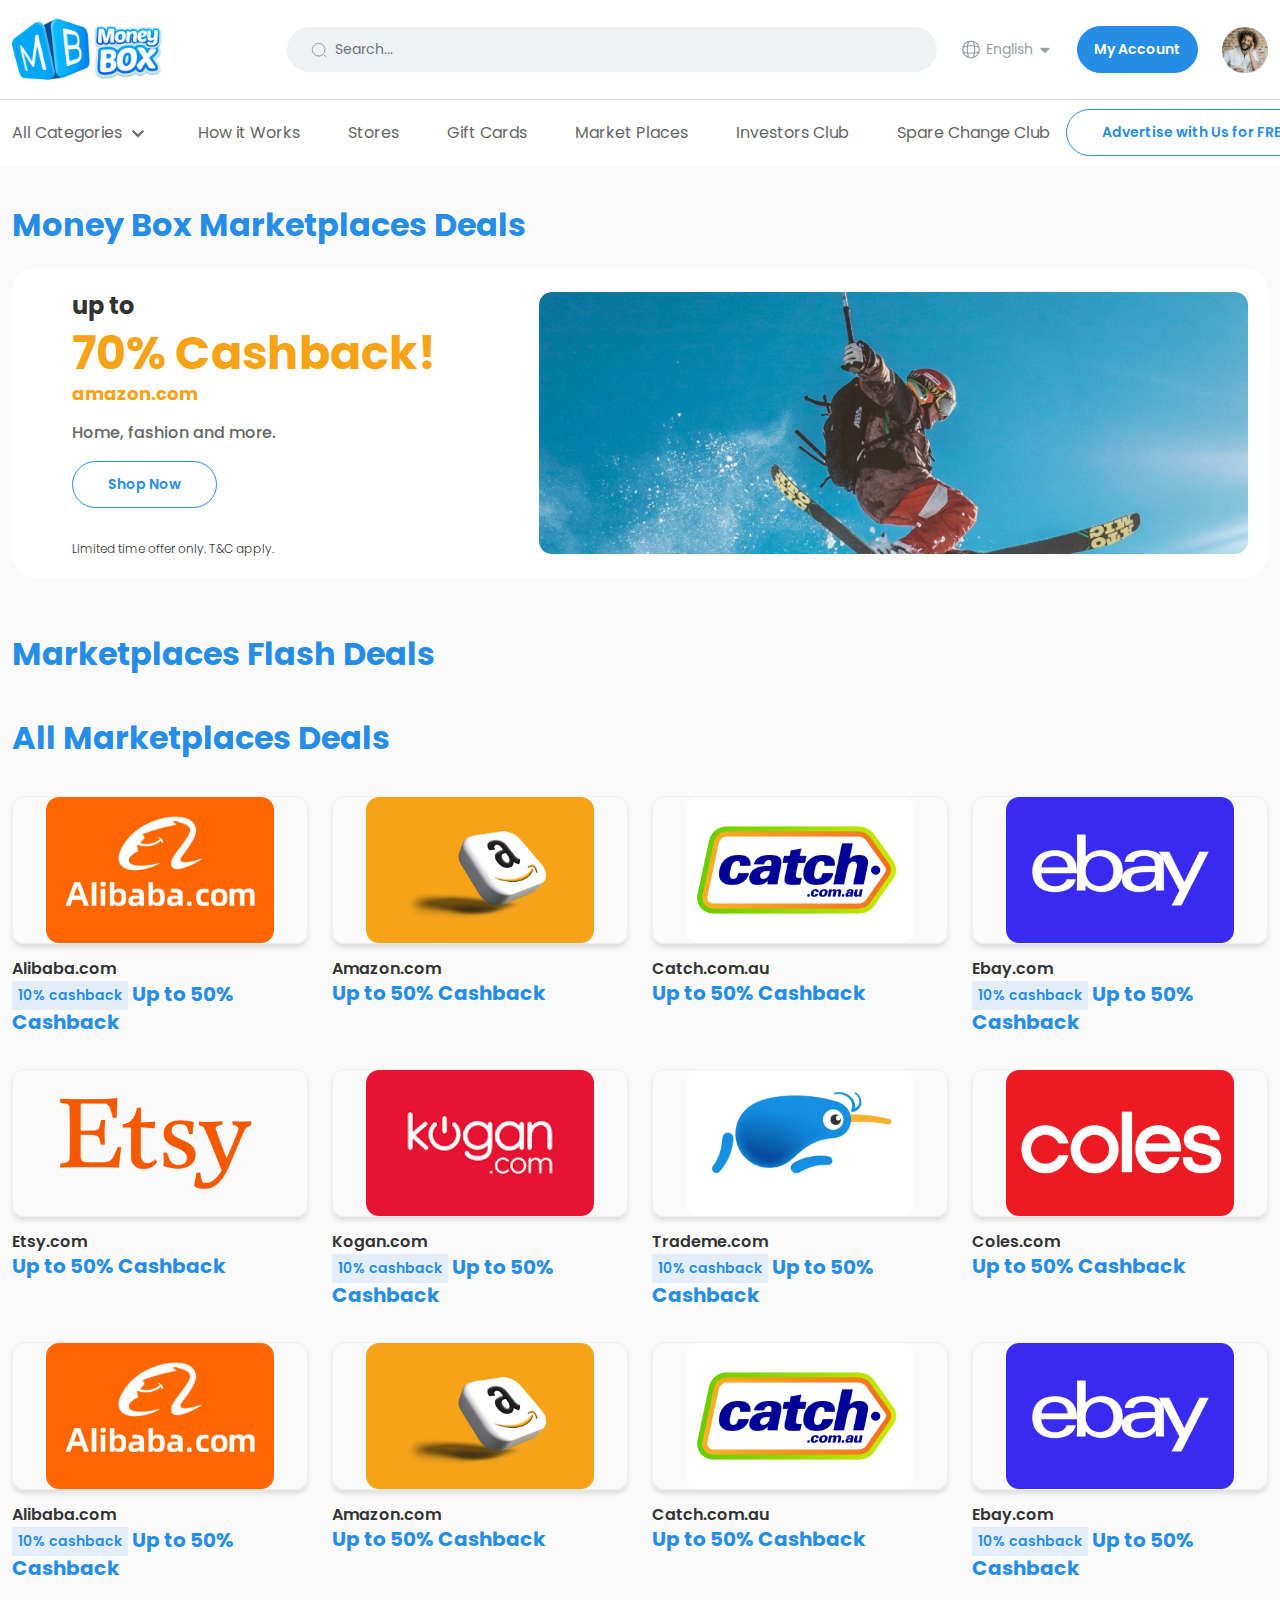
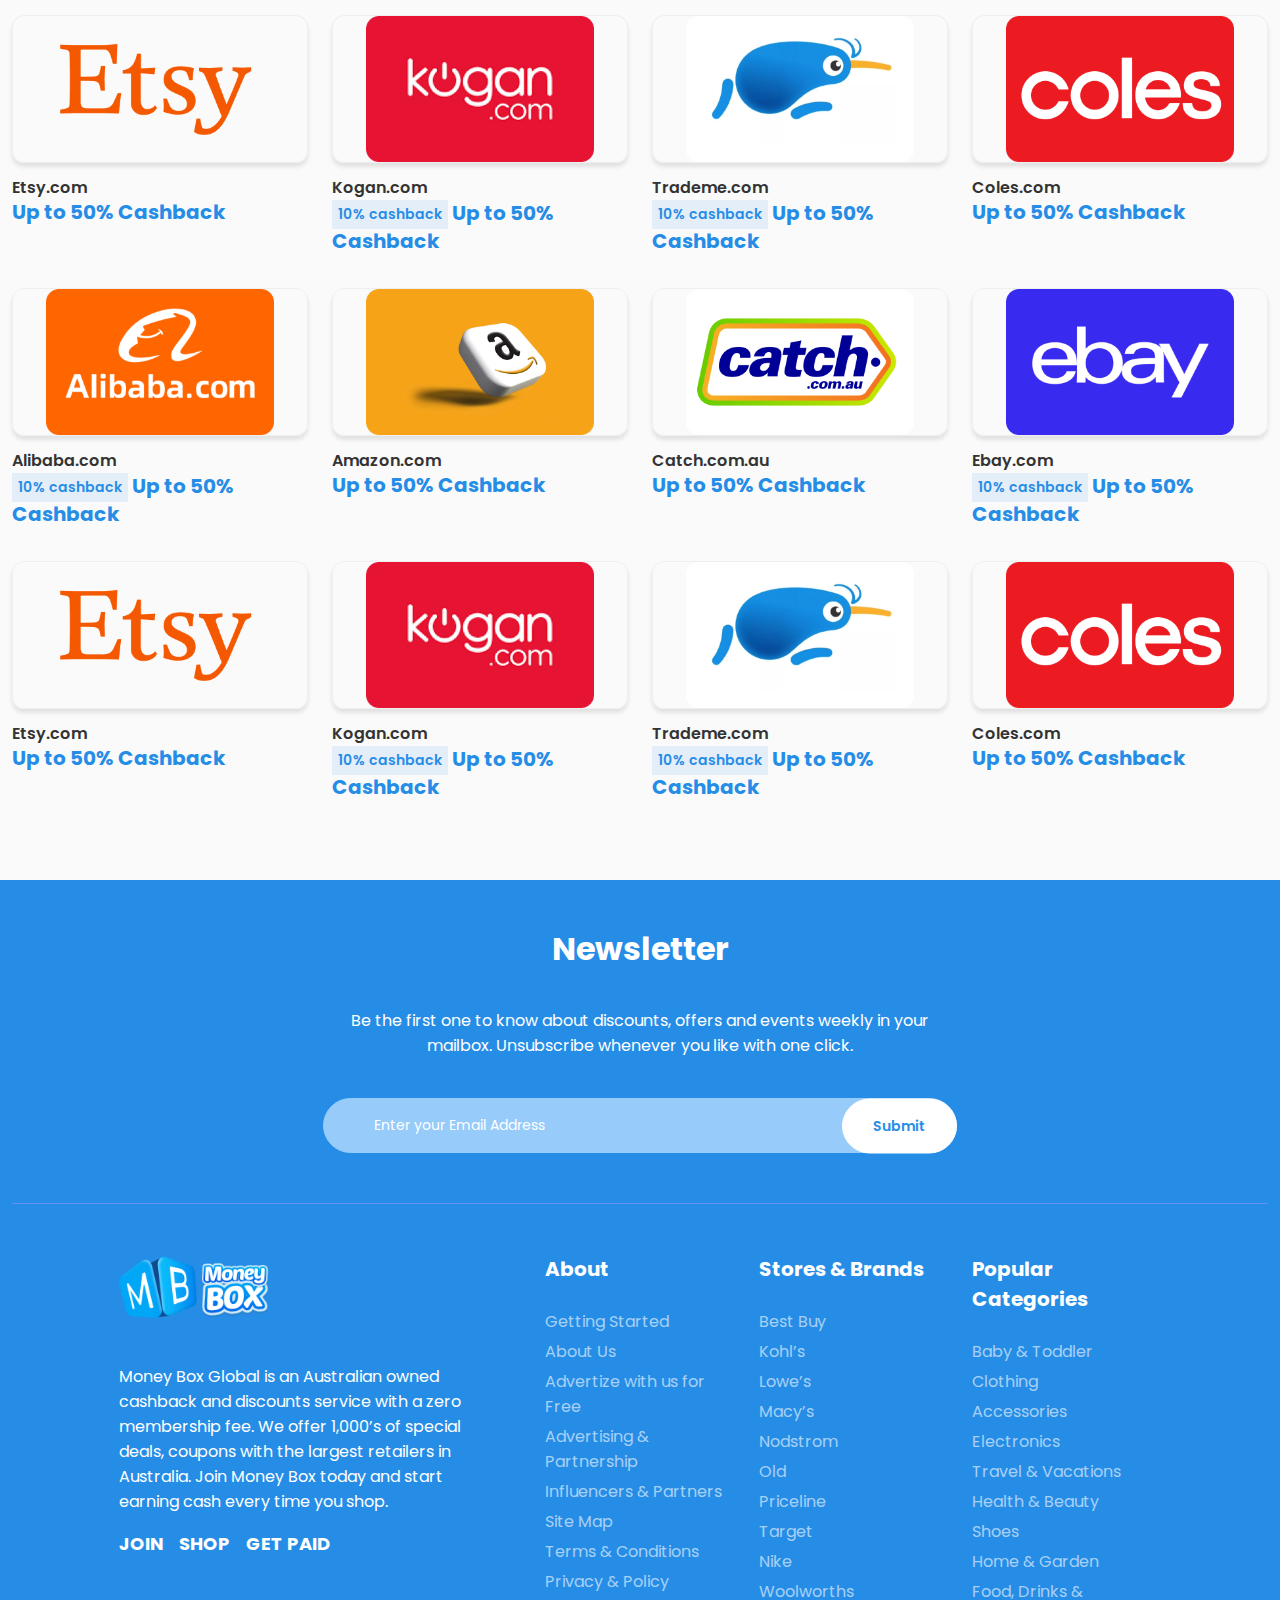
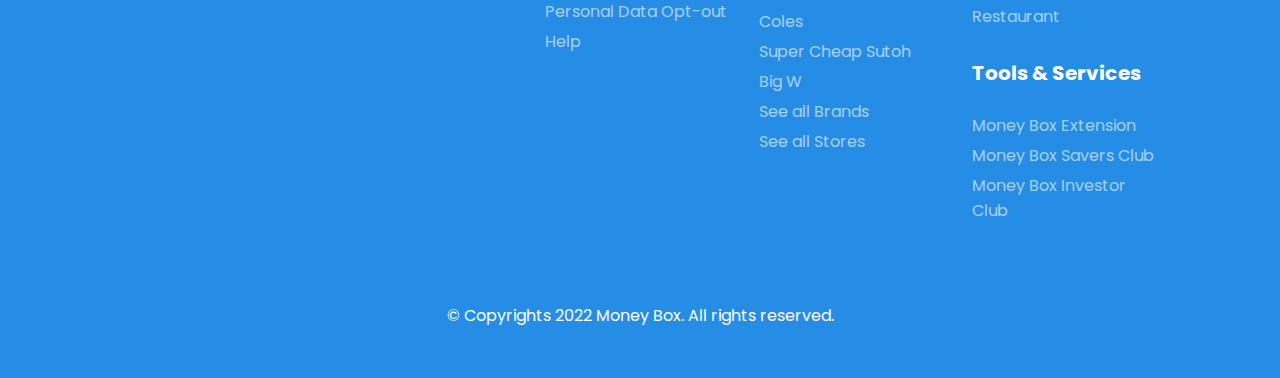
<file: marketplaces.html>
<!doctype html>
<html lang="en">

<head>
    <meta charset="utf-8">
    <meta name="viewport" content="width=device-width, initial-scale=1">
    <title>Money Box</title>
    <!-- Bootstrap CSS -->
    <link href="css/bootstrap.min.css" rel="stylesheet">

    <!-- Owl Carousel CSS -->
    <link href="css/owl.carousel.min.css" rel="stylesheet">
    <link href="css/owl.theme.default.min.css" rel="stylesheet">

    <!-- Font Awesome CSS -->
    <link rel="stylesheet" href="https://cdnjs.cloudflare.com/ajax/libs/font-awesome/6.5.0/css/all.min.css">

    <!-- Custom CSS -->
    <link href="css/style.css" rel="stylesheet">
    <link href="css/responsive.css" rel="stylesheet">
</head>

<body>
    <!-- Header Section Start -->
    <header class="header">
        <div class="container py-3 top-header">
            <div class="row align-items-center justify-content-between">
                <div class="col-md-2 col-3">
                    <a href="index.html" class="logo">
                        <img class="d-md-block d-none" src="image/logo.png" alt="logo" />
                        <img class="d-md-none d-block" src="image/small-logo.png" alt="logo" />
                    </a>
                </div>
                <div class="col-md-10 col-9 d-flex justify-content-end align-items-center gap-lg-4 gap-md-3 gap-2">
                    <form class="search-bar">
                        <div class="position-relative">
                            <input type="search" class="form-control shadow-none" placeholder="Search..." />
                            <img class="position-absolute top-50 start-0 translate-middle-y ms-md-4 ms-3"
                                src="image/search_icon.svg" alt="Search" />
                        </div>
                    </form>
                    <div class="d-md-flex d-none">
                        <img src="image/language_icon.svg" alt="Search" />
                        <select class="form-control border-0 shadow-none language-select">
                            <option selected>English</option>
                            <option value="Hindi">Hindi</option>
                        </select>
                    </div>
                    <a href="logged.html" class="btn btn-primary btn-custom px-md-3 px-2">My Account</a>
                    <button class="user-profile p-0 bg-transparent border-0">
                        <img src="image//user-img.png" alt="">
                    </button>
                </div>
            </div>
        </div>
        <navbar class="navbar-header d-block">
            <div class="container">
                <div class="d-flex align-items-center justify-content-between gap-3">
                    <ul class="navbar-nav flex-row gap-md-5 gap-3">
                        <li class="nav-item">
                            <a href="#" class="nav-link dropdown-menu-custom">
                                All Categories
                                <svg xmlns="http://www.w3.org/2000/svg" height="24px" viewBox="0 -960 960 960"
                                    width="24px" fill="#666666">
                                    <path d="M480-344 240-584l56-56 184 184 184-184 56 56-240 240Z" />
                                </svg>
                            </a>
                            <div class="dropdown-menu-open">
                                <div class="container">
                                    <div class="row">
                                        <div class="col-md-3 col-6 d-flex flex-column gap-3">
                                            <a href="#">Travel</a>
                                            <a href="#">Pets</a>
                                            <a href="#">Alcohol</a>
                                            <a href="#">Kids</a>
                                        </div>
                                        <div class="col-md-3 col-6 d-flex flex-column gap-3">
                                            <a href="#">All Stores</a>
                                            <a href="#">Auto</a>
                                            <a href="#">Beauty & Health</a>
                                            <a href="#">Market Places</a>
                                        </div>
                                        <div class="col-md-3 col-6 d-flex flex-column gap-3">
                                            <a href="#">Technology</a>
                                            <a href="#">Entertainment</a>
                                            <a href="#">Fashion</a>
                                            <a href="#">Food & Groceries</a>
                                        </div>
                                        <div class="col-md-3 col-6 d-flex flex-column gap-3">
                                            <a href="#">Home & Garden</a>
                                            <a href="#">Sports & Outdoors</a>
                                            <a href="#">Cosmetics</a>
                                            <a href="#">Software Subscriptions</a>
                                        </div>
                                    </div>
                                </div>
                            </div>
                        </li>
                        <li class="nav-item">
                            <a href="how-it-works.html" class="nav-link">How it Works</a>
                        </li>
                        <li class="nav-item">
                            <a href="shops.html" class="nav-link">Stores</a>
                        </li>
                        <li class="nav-item">
                            <a href="gift-cards.html" class="nav-link">Gift Cards</a>
                        </li>
                        <li class="nav-item">
                            <a href="marketplaces.html" class="nav-link">Market Places</a>
                        </li>
                        <li class="nav-item">
                            <a href="#" class="nav-link">Investors Club</a>
                        </li>
                        <li class="nav-item">
                            <a href="#" class="nav-link">Spare Change Club</a>
                        </li>
                    </ul>
                    <a href="advertise-with-us.html" class="btn btn-outline-primary btn-custom">Advertise with Us for FREE</a>
                </div>
            </div>
        </navbar>
    </header>
    <!-- Header Section End -->

    <!-- Shops Baner Section Start -->
    <section class="shops-baner marketplaces-banner">
        <div class="container">
            <h2 class="mb-md-4 mb-3">Money Box Marketplaces Deals</h2>
            <div class="row align-items-center g-0 market-row">
                <div class="col-md-5">
                    <div class="heading-section text-start">
                        <h5 class="m-0">up to</h5>
                        <h1 class="m-0">70% Cashback!</h1>
                        <h6>amazon.com</h6>
                        <p class="fw-medium">Home, fashion and more.</p>
                        <a href="#" class="btn btn-outline-primary btn-custom">Shop Now</a>
                        <p class="m-0 small-text">Limited time offer only. T&C apply.</p>
                    </div>
                </div>
                <div class="col-md-7">
                    <img src="image/marketplaces-img.jpg" alt="" class="w-100">
                </div>
            </div>
        </div>
    </section>
    <!-- Shops Baner Section End -->

    <!-- Marketplaces Flash Deals Section Start -->
    <section class="featured marketplaces-flash p-0">
        <div class="container">
            <div class="row align-items-center justify-content-between">
                <div class="col-12">
                    <h2>Marketplaces Flash Deals</h2>
                </div>
            </div>
            <div class="owl-carousel-marketplaces-flash owl-carousel owl-theme">
                <div class="item">
                    <a href="#" class="featured-inner">
                        <div class="position-relative">
                            <img src="image/marketplaces-1.png" alt="Amazon" />
                        </div>
                        <p class="title">Amazon.com</p>
                        <h3>Up to 30% Cashback</h3>
                        <p class="des">Shop online for your favourite store and get up to 50% off on selected product.</p>
                        <p class="text-danger">Ends: in less than 8 hours</p>
                    </a>
                </div>
                <div class="item">
                    <a href="#" class="featured-inner">
                        <div class="position-relative">
                            <img src="image/marketplaces-2.png" alt="ebay" />
                        </div>
                        <p class="title">ebay.com</p>
                        <h3><span class="text-discount">10% cashback</span> Up to 50% Cashback</h3>
                        <p class="des">Shop online for your favourite store and get up to 50% off on selected product.</p>
                        <p class="text-danger">Ends: in less than 8 hours</p>
                    </a>
                </div>
                <div class="item">
                    <a href="#" class="featured-inner">
                        <div class="position-relative">
                            <img src="image/marketplaces-3.png" alt="Alibaba" />
                        </div>
                        <p class="title">Alibaba.com</p>
                        <h3><span class="text-discount">10% cashback</span> Up to 50% Cashback</h3>
                        <p class="des">Shop online for your favourite store and get up to 50% off on selected product.</p>
                        <p class="text-danger">Ends: in less than 8 hours</p>
                    </a>
                </div>
                <div class="item">
                    <a href="#" class="featured-inner">
                        <div class="position-relative">
                            <img src="image/marketplaces-4.png" alt="Etsy" />
                        </div>
                        <p class="title">Etsy.com</p>
                        <h3>Up to 30% Cashback</h3>
                        <p class="des">Shop online for your favourite store and get up to 50% off on selected product.</p>
                        <p class="text-danger">Ends: in less than 8 hours</p>
                    </a>
                </div>
            </div>
        </div>
    </section>
    <!-- Marketplaces Flash Deals Section Start -->

    <!-- All Marketplaces Deals Section Start -->
    <section class="featured marketplaces-flash marketplaces-deals">
        <div class="container">
            <div class="row align-items-center justify-content-between">
                <div class="col-12">
                    <h2>All Marketplaces Deals</h2>
                </div>
            </div>
            <div class="row gx-md-4 gx-3">
                <div class="col-lg-3 col-md-4 col-6">
                    <a href="#" class="featured-inner">
                        <div class="position-relative">
                            <img src="image/marketplaces-3.png" alt="Alibaba" />
                        </div>
                        <p class="title">Alibaba.com</p>
                        <h3><span class="text-discount">10% cashback</span> Up to 50% Cashback</h3>
                    </a>
                </div>
                <div class="col-lg-3 col-md-4 col-6">
                    <a href="#" class="featured-inner">
                        <div class="position-relative">
                            <img src="image/marketplaces-1.png" alt="Amazon" />
                        </div>
                        <p class="title">Amazon.com</p>
                        <h3>Up to 50% Cashback</h3>
                    </a>
                </div>
                <div class="col-lg-3 col-md-4 col-6">
                    <a href="#" class="featured-inner">
                        <div class="position-relative">
                            <img src="image/marketplaces-5.png" alt="Catch" />
                        </div>
                        <p class="title">Catch.com.au</p>
                        <h3>Up to 50% Cashback</h3>
                    </a>
                </div>
                <div class="col-lg-3 col-md-4 col-6">
                    <a href="#" class="featured-inner">
                        <div class="position-relative">
                            <img src="image/marketplaces-2.png" alt="Ebay" />
                        </div>
                        <p class="title">Ebay.com</p>
                        <h3><span class="text-discount">10% cashback</span> Up to 50% Cashback</h3>
                    </a>
                </div>
                <div class="col-lg-3 col-md-4 col-6">
                    <a href="#" class="featured-inner">
                        <div class="position-relative">
                            <img src="image/marketplaces-4.png" alt="Etsy" />
                        </div>
                        <p class="title">Etsy.com</p>
                        <h3>Up to 50% Cashback</h3>
                    </a>
                </div>
                <div class="col-lg-3 col-md-4 col-6">
                    <a href="#" class="featured-inner">
                        <div class="position-relative">
                            <img src="image/marketplaces-6.png" alt="Kogan" />
                        </div>
                        <p class="title">Kogan.com</p>
                        <h3><span class="text-discount">10% cashback</span> Up to 50% Cashback</h3>
                    </a>
                </div>
                <div class="col-lg-3 col-md-4 col-6">
                    <a href="#" class="featured-inner">
                        <div class="position-relative">
                            <img src="image/marketplaces-7.png" alt="Trademe" />
                        </div>
                        <p class="title">Trademe.com</p>
                        <h3><span class="text-discount">10% cashback</span> Up to 50% Cashback</h3>
                    </a>
                </div>
                <div class="col-lg-3 col-md-4 col-6">
                    <a href="#" class="featured-inner">
                        <div class="position-relative">
                            <img src="image/marketplaces-8.png" alt="Coles" />
                        </div>
                        <p class="title">Coles.com</p>
                        <h3>Up to 50% Cashback</h3>
                    </a>
                </div>
            </div>
            <div class="row gx-md-4 gx-3 d-md-flex d-none">
                <div class="col-lg-3 col-md-4 col-6">
                    <a href="#" class="featured-inner">
                        <div class="position-relative">
                            <img src="image/marketplaces-3.png" alt="Alibaba" />
                        </div>
                        <p class="title">Alibaba.com</p>
                        <h3><span class="text-discount">10% cashback</span> Up to 50% Cashback</h3>
                    </a>
                </div>
                <div class="col-lg-3 col-md-4 col-6">
                    <a href="#" class="featured-inner">
                        <div class="position-relative">
                            <img src="image/marketplaces-1.png" alt="Amazon" />
                        </div>
                        <p class="title">Amazon.com</p>
                        <h3>Up to 50% Cashback</h3>
                    </a>
                </div>
                <div class="col-lg-3 col-md-4 col-6">
                    <a href="#" class="featured-inner">
                        <div class="position-relative">
                            <img src="image/marketplaces-5.png" alt="Catch" />
                        </div>
                        <p class="title">Catch.com.au</p>
                        <h3>Up to 50% Cashback</h3>
                    </a>
                </div>
                <div class="col-lg-3 col-md-4 col-6">
                    <a href="#" class="featured-inner">
                        <div class="position-relative">
                            <img src="image/marketplaces-2.png" alt="Ebay" />
                        </div>
                        <p class="title">Ebay.com</p>
                        <h3><span class="text-discount">10% cashback</span> Up to 50% Cashback</h3>
                    </a>
                </div>
                <div class="col-lg-3 col-md-4 col-6">
                    <a href="#" class="featured-inner">
                        <div class="position-relative">
                            <img src="image/marketplaces-4.png" alt="Etsy" />
                        </div>
                        <p class="title">Etsy.com</p>
                        <h3>Up to 50% Cashback</h3>
                    </a>
                </div>
                <div class="col-lg-3 col-md-4 col-6">
                    <a href="#" class="featured-inner">
                        <div class="position-relative">
                            <img src="image/marketplaces-6.png" alt="Kogan" />
                        </div>
                        <p class="title">Kogan.com</p>
                        <h3><span class="text-discount">10% cashback</span> Up to 50% Cashback</h3>
                    </a>
                </div>
                <div class="col-lg-3 col-md-4 col-6">
                    <a href="#" class="featured-inner">
                        <div class="position-relative">
                            <img src="image/marketplaces-7.png" alt="Trademe" />
                        </div>
                        <p class="title">Trademe.com</p>
                        <h3><span class="text-discount">10% cashback</span> Up to 50% Cashback</h3>
                    </a>
                </div>
                <div class="col-lg-3 col-md-4 col-6">
                    <a href="#" class="featured-inner">
                        <div class="position-relative">
                            <img src="image/marketplaces-8.png" alt="Coles" />
                        </div>
                        <p class="title">Coles.com</p>
                        <h3>Up to 50% Cashback</h3>
                    </a>
                </div>
            </div>
            <div class="row gx-md-4 gx-3 d-md-flex d-none">
                <div class="col-lg-3 col-md-4 col-6">
                    <a href="#" class="featured-inner">
                        <div class="position-relative">
                            <img src="image/marketplaces-3.png" alt="Alibaba" />
                        </div>
                        <p class="title">Alibaba.com</p>
                        <h3><span class="text-discount">10% cashback</span> Up to 50% Cashback</h3>
                    </a>
                </div>
                <div class="col-lg-3 col-md-4 col-6">
                    <a href="#" class="featured-inner">
                        <div class="position-relative">
                            <img src="image/marketplaces-1.png" alt="Amazon" />
                        </div>
                        <p class="title">Amazon.com</p>
                        <h3>Up to 50% Cashback</h3>
                    </a>
                </div>
                <div class="col-lg-3 col-md-4 col-6">
                    <a href="#" class="featured-inner">
                        <div class="position-relative">
                            <img src="image/marketplaces-5.png" alt="Catch" />
                        </div>
                        <p class="title">Catch.com.au</p>
                        <h3>Up to 50% Cashback</h3>
                    </a>
                </div>
                <div class="col-lg-3 col-md-4 col-6">
                    <a href="#" class="featured-inner">
                        <div class="position-relative">
                            <img src="image/marketplaces-2.png" alt="Ebay" />
                        </div>
                        <p class="title">Ebay.com</p>
                        <h3><span class="text-discount">10% cashback</span> Up to 50% Cashback</h3>
                    </a>
                </div>
                <div class="col-lg-3 col-md-4 col-6">
                    <a href="#" class="featured-inner">
                        <div class="position-relative">
                            <img src="image/marketplaces-4.png" alt="Etsy" />
                        </div>
                        <p class="title">Etsy.com</p>
                        <h3>Up to 50% Cashback</h3>
                    </a>
                </div>
                <div class="col-lg-3 col-md-4 col-6">
                    <a href="#" class="featured-inner">
                        <div class="position-relative">
                            <img src="image/marketplaces-6.png" alt="Kogan" />
                        </div>
                        <p class="title">Kogan.com</p>
                        <h3><span class="text-discount">10% cashback</span> Up to 50% Cashback</h3>
                    </a>
                </div>
                <div class="col-lg-3 col-md-4 col-6">
                    <a href="#" class="featured-inner">
                        <div class="position-relative">
                            <img src="image/marketplaces-7.png" alt="Trademe" />
                        </div>
                        <p class="title">Trademe.com</p>
                        <h3><span class="text-discount">10% cashback</span> Up to 50% Cashback</h3>
                    </a>
                </div>
                <div class="col-lg-3 col-md-4 col-6">
                    <a href="#" class="featured-inner">
                        <div class="position-relative">
                            <img src="image/marketplaces-8.png" alt="Coles" />
                        </div>
                        <p class="title">Coles.com</p>
                        <h3>Up to 50% Cashback</h3>
                    </a>
                </div>
            </div>
        </div>
    </section>
    <!-- All Marketplaces Deals Section Start -->

    <!-- Footer Section Start -->
    <footer class="footer">
        <div class="container">
            <div class="newsletter text-center">
                <h2 class="text-white">Newsletter</h2>
                <p class="text-white">Be the first one to know about discounts, offers and events weekly in your
                    mailbox. Unsubscribe whenever you like with one click.</p>
                <form>
                    <div class="position-relative">
                        <input type="search" placeholder="Enter your Email Address" class="form-control shadow-none" />
                        <button type="submit"
                            class="btn btn-white btn-custom position-absolute top-50 end-0 translate-middle-y">Submit</button>
                    </div>
                </form>
            </div>
            <div class="footer-inner">
                <div class="row justify-content-center">
                    <div class="col-lg-4 col-md-12 first-footer">
                        <a class="logo" href="index.html">
                            <img src="image/logo.png" alt="logo" />
                        </a>
                        <p>Money Box Global is an Australian owned cashback and discounts service with a zero membership
                            fee. We offer 1,000’s of special deals, coupons with the largest retailers in Australia.
                            Join Money Box today and start earning cash every time you shop.</p>
                        <ul class="d-flex align-items-center gap-3 p-0 m-0">
                            <li>
                                <a href="#">Join</a>
                            </li>
                            <li>
                                <a href="#">SHOP</a>
                            </li>
                            <li>
                                <a href="#">GET PAID</a>
                            </li>
                        </ul>
                    </div>
                    <div class="col-lg-2 col-md-4 col-6">
                        <h3>About</h3>
                        <ul>
                            <li>
                                <a href="#">Getting Started</a>
                            </li>
                            <li>
                                <a href="about-us.html">About Us</a>
                            </li>
                            <li>
                                <a href="advertise-with-us.html">Advertize with us for Free</a>
                            </li>
                            <li>
                                <a href="#">Advertising & Partnership</a>
                            </li>
                            <li>
                                <a href="#">Influencers & Partners</a>
                            </li>
                            <li>
                                <a href="#">Site Map</a>
                            </li>
                            <li>
                                <a href="#">Terms & Conditions</a>
                            </li>
                            <li>
                                <a href="#">Privacy & Policy</a>
                            </li>
                            <li>
                                <a href="#">Personal Data Opt-out</a>
                            </li>
                            <li>
                                <a href="#">Help</a>
                            </li>
                        </ul>
                    </div>
                    <div class="col-lg-2 col-md-4 col-6">
                        <h3>Stores & Brands</h3>
                        <ul>
                            <li>
                                <a href="#">Best Buy</a>
                            </li>
                            <li>
                                <a href="#">Kohl’s</a>
                            </li>
                            <li>
                                <a href="#">Lowe’s</a>
                            </li>
                            <li>
                                <a href="#">Macy’s</a>
                            </li>
                            <li>
                                <a href="#">Nodstrom</a>
                            </li>
                            <li>
                                <a href="#">Old</a>
                            </li>
                            <li>
                                <a href="#">Priceline</a>
                            </li>
                            <li>
                                <a href="#">Target</a>
                            </li>
                            <li>
                                <a href="#">Nike</a>
                            </li>
                            <li>
                                <a href="#">Woolworths</a>
                            </li>
                            <li>
                                <a href="#">Coles</a>
                            </li>
                            <li>
                                <a href="#">Super Cheap Sutoh</a>
                            </li>
                            <li>
                                <a href="#">Big W</a>
                            </li>
                            <li>
                                <a href="#">See all Brands</a>
                            </li>
                            <li>
                                <a href="#">See all Stores</a>
                            </li>
                        </ul>
                    </div>
                    <div class="col-lg-2 col-md-4 mt-md-0 mt-4">
                        <h3>Popular Categories</h3>
                        <ul>
                            <li>
                                <a href="#">Baby & Toddler</a>
                            </li>
                            <li>
                                <a href="#">Clothing</a>
                            </li>
                            <li>
                                <a href="#">Accessories</a>
                            </li>
                            <li>
                                <a href="#">Electronics</a>
                            </li>
                            <li>
                                <a href="#">Travel & Vacations</a>
                            </li>
                            <li>
                                <a href="#">Health & Beauty</a>
                            </li>
                            <li>
                                <a href="#">Shoes</a>
                            </li>
                            <li>
                                <a href="#">Home & Garden</a>
                            </li>
                            <li>
                                <a href="#">Food, Drinks & Restaurant</a>
                            </li>
                        </ul>
                        <h3 class="mt-md-4 mt-3">Tools & Services</h3>
                        <ul>
                            <li>
                                <a href="#">Money Box Extension</a>
                            </li>
                            <li>
                                <a href="#">Money Box Savers Club</a>
                            </li>
                            <li>
                                <a href="#">Money Box Investor Club</a>
                            </li>
                        </ul>
                    </div>
                </div>
                <p class="text-center copyright m-0">© Copyrights 2022 <a href="#">Money Box.</a> All rights reserved.
                </p>
            </div>
        </div>
    </footer>
    <!-- Footer Section Start -->

    <!-- Main JS -->
    <script src="js/jquery-3.7.1.min.js"></script>

    <!-- Bootstrap CSS -->
    <script src="js/bootstrap.bundle.min.js"></script>

    <!-- Owl Carousel CSS -->
    <script src="js/owl.carousel.min.js"></script>

    <!-- Custom CSS -->
    <script src="js/main.js"></script>

</body>

</html>
</file>
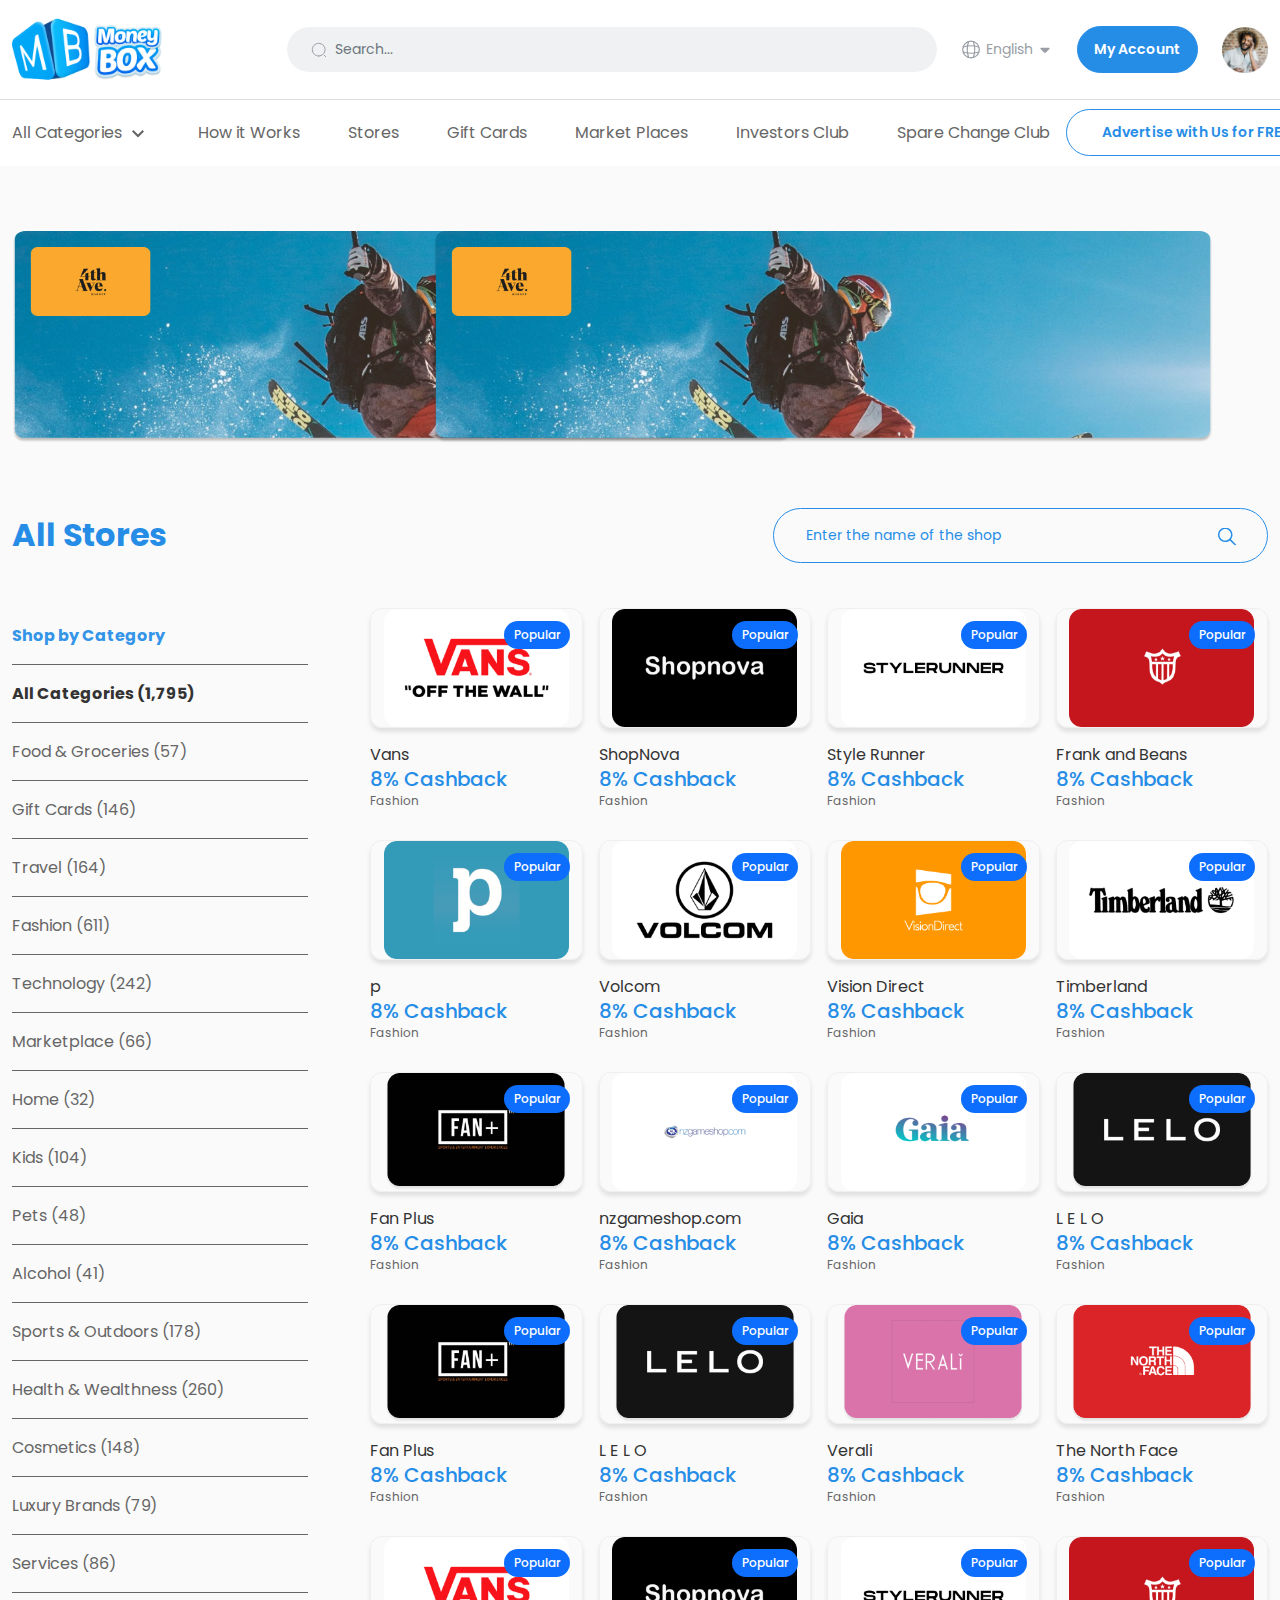
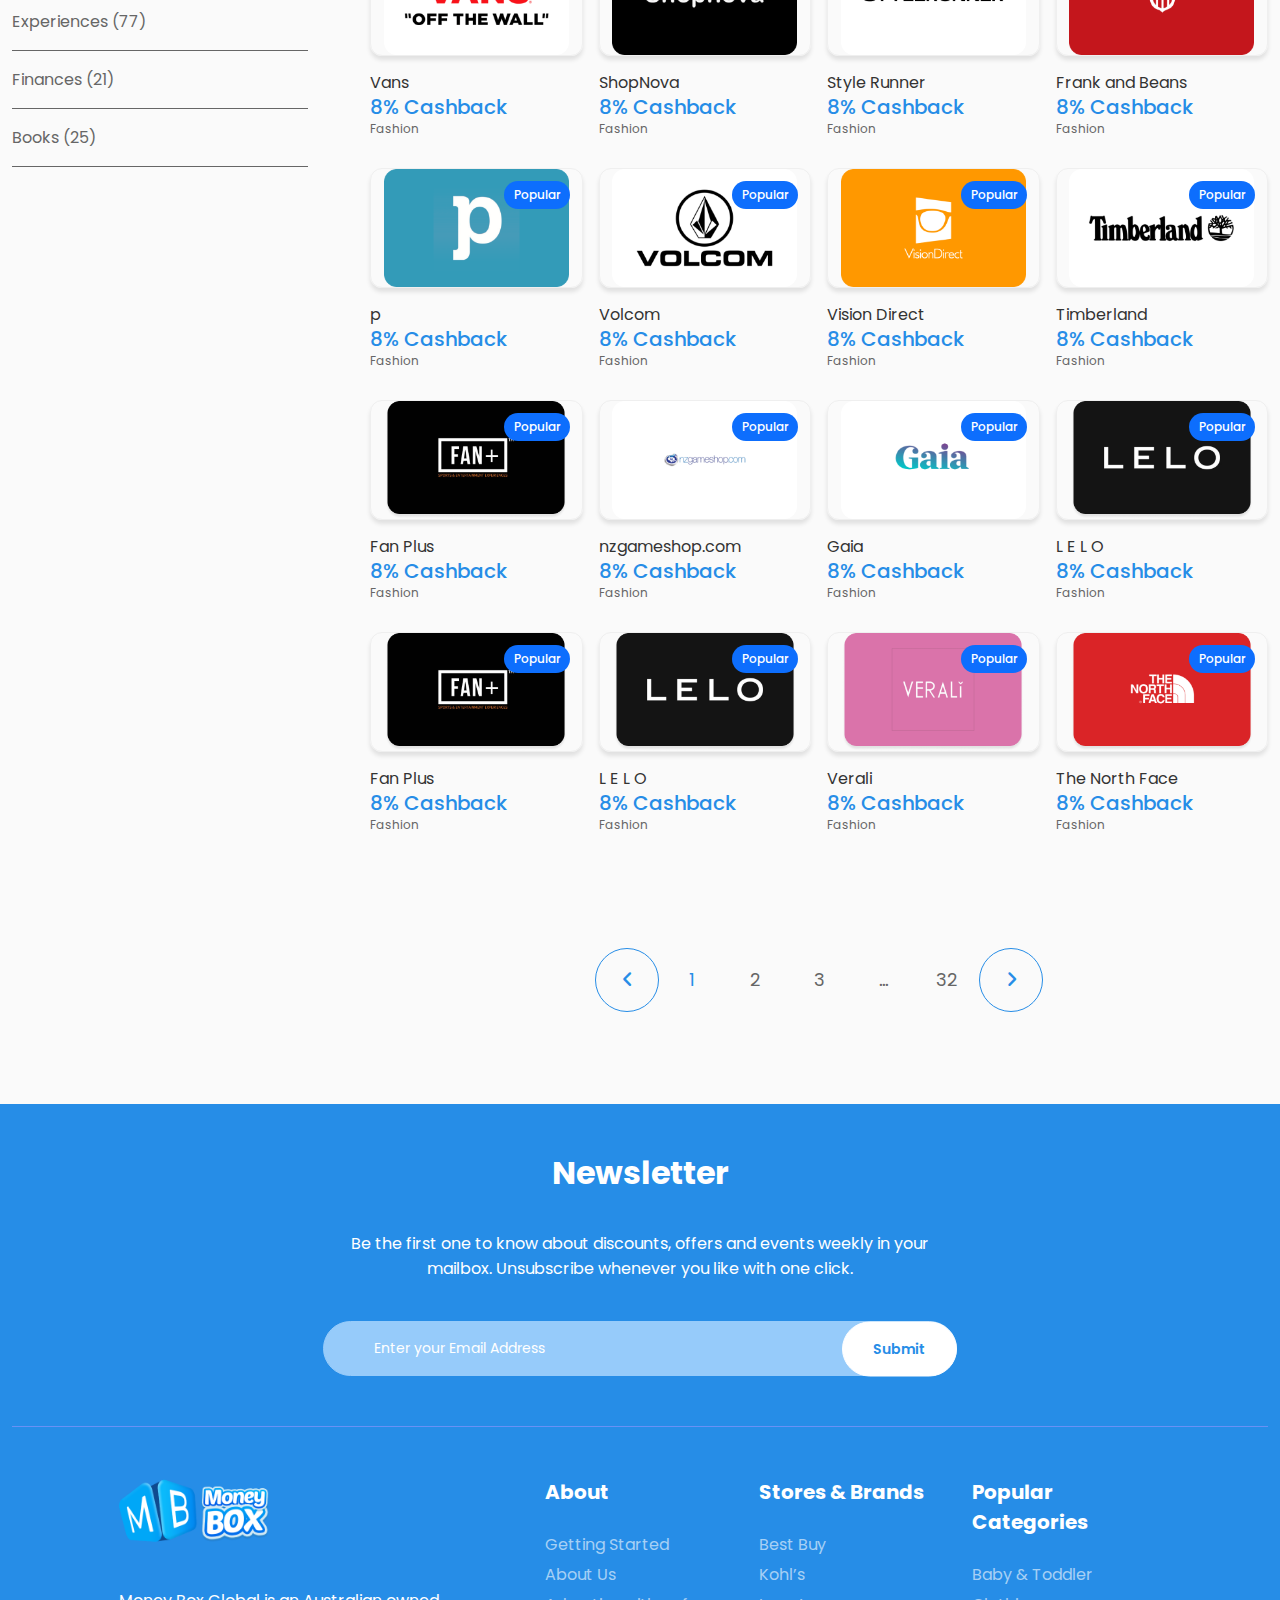
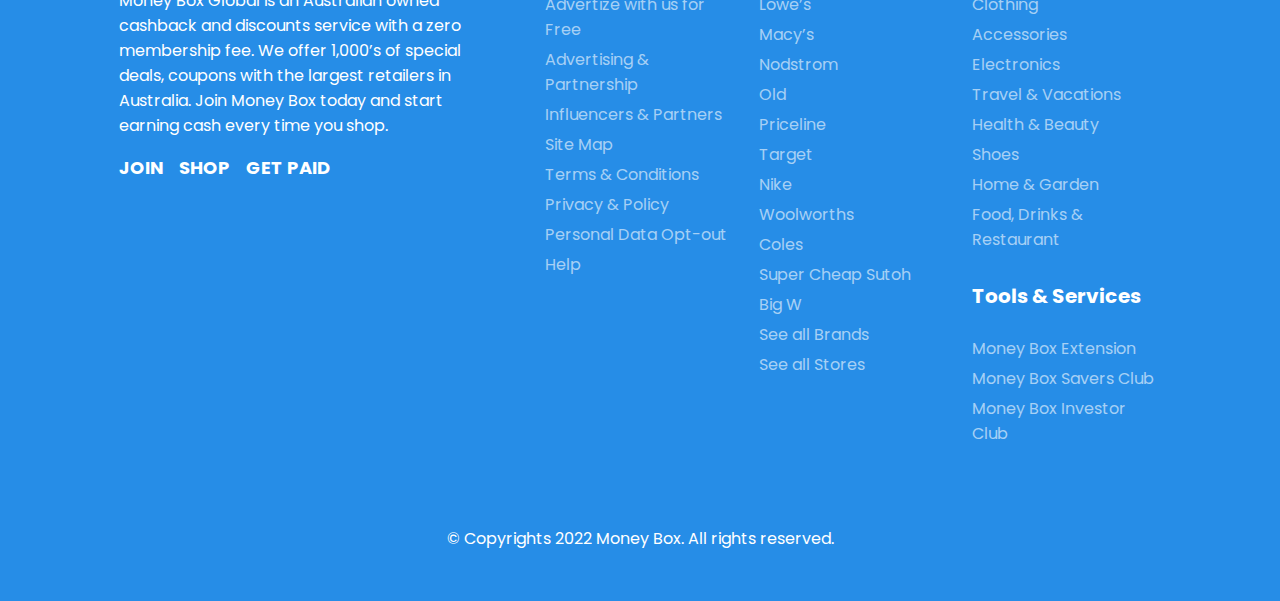
<file: shops.html>
<!doctype html>
<html lang="en">

<head>
    <meta charset="utf-8">
    <meta name="viewport" content="width=device-width, initial-scale=1">
    <title>Money Box</title>
    <!-- Bootstrap CSS -->
    <link href="css/bootstrap.min.css" rel="stylesheet">

    <!-- Owl Carousel CSS -->
    <link href="css/owl.carousel.min.css" rel="stylesheet">
    <link href="css/owl.theme.default.min.css" rel="stylesheet">

    <!-- Font Awesome CSS -->
    <link rel="stylesheet" href="https://cdnjs.cloudflare.com/ajax/libs/font-awesome/6.5.0/css/all.min.css">

    <!-- Custom CSS -->
    <link href="css/style.css" rel="stylesheet">
    <link href="css/responsive.css" rel="stylesheet">
</head>

<body>
    <!-- Header Section Start -->
    <header class="header">
        <div class="container py-3 top-header">
            <div class="row align-items-center justify-content-between">
                <div class="col-md-2 col-3">
                    <a href="index.html" class="logo">
                        <img class="d-md-block d-none" src="image/logo.png" alt="logo" />
                        <img class="d-md-none d-block" src="image/small-logo.png" alt="logo" />
                    </a>
                </div>
                <div class="col-md-10 col-9 d-flex justify-content-end align-items-center gap-lg-4 gap-md-3 gap-2">
                    <form class="search-bar">
                        <div class="position-relative">
                            <input type="search" class="form-control shadow-none" placeholder="Search..." />
                            <img class="position-absolute top-50 start-0 translate-middle-y ms-md-4 ms-3"
                                src="image/search_icon.svg" alt="Search" />
                        </div>
                    </form>
                    <div class="d-md-flex d-none">
                        <img src="image/language_icon.svg" alt="Search" />
                        <select class="form-control border-0 shadow-none language-select">
                            <option selected>English</option>
                            <option value="Hindi">Hindi</option>
                        </select>
                    </div>
                    <a href="logged.html" class="btn btn-primary btn-custom px-md-3 px-2">My Account</a>
                    <button class="user-profile p-0 bg-transparent border-0">
                        <img src="image//user-img.png" alt="">
                    </button>
                </div>
            </div>
        </div>
        <navbar class="navbar-header d-block">
            <div class="container">
                <div class="d-flex align-items-center justify-content-between gap-3">
                    <ul class="navbar-nav flex-row gap-md-5 gap-3">
                        <li class="nav-item">
                            <a href="#" class="nav-link dropdown-menu-custom">
                                All Categories
                                <svg xmlns="http://www.w3.org/2000/svg" height="24px" viewBox="0 -960 960 960"
                                    width="24px" fill="#666666">
                                    <path d="M480-344 240-584l56-56 184 184 184-184 56 56-240 240Z" />
                                </svg>
                            </a>
                            <div class="dropdown-menu-open">
                                <div class="container">
                                    <div class="row">
                                        <div class="col-md-3 col-6 d-flex flex-column gap-3">
                                            <a href="#">Travel</a>
                                            <a href="#">Pets</a>
                                            <a href="#">Alcohol</a>
                                            <a href="#">Kids</a>
                                        </div>
                                        <div class="col-md-3 col-6 d-flex flex-column gap-3">
                                            <a href="#">All Stores</a>
                                            <a href="#">Auto</a>
                                            <a href="#">Beauty & Health</a>
                                            <a href="#">Market Places</a>
                                        </div>
                                        <div class="col-md-3 col-6 d-flex flex-column gap-3">
                                            <a href="#">Technology</a>
                                            <a href="#">Entertainment</a>
                                            <a href="#">Fashion</a>
                                            <a href="#">Food & Groceries</a>
                                        </div>
                                        <div class="col-md-3 col-6 d-flex flex-column gap-3">
                                            <a href="#">Home & Garden</a>
                                            <a href="#">Sports & Outdoors</a>
                                            <a href="#">Cosmetics</a>
                                            <a href="#">Software Subscriptions</a>
                                        </div>
                                    </div>
                                </div>
                            </div>
                        </li>
                        <li class="nav-item">
                            <a href="#" class="nav-link">How it Works</a>
                        </li>
                        <li class="nav-item">
                            <a href="shops.html" class="nav-link">Stores</a>
                        </li>
                        <li class="nav-item">
                            <a href="gift-cards.html" class="nav-link">Gift Cards</a>
                        </li>
                        <li class="nav-item">
                            <a href="marketplaces.html" class="nav-link">Market Places</a>
                        </li>
                        <li class="nav-item">
                            <a href="#" class="nav-link">Investors Club</a>
                        </li>
                        <li class="nav-item">
                            <a href="#" class="nav-link">Spare Change Club</a>
                        </li>
                    </ul>
                    <a href="#" class="btn btn-outline-primary btn-custom">Advertise with Us for FREE</a>
                </div>
            </div>
        </navbar>
    </header>
    <!-- Header Section End -->

    <!-- Shops Baner Section Start -->
    <section class="shops-baner position-relative">
        <div class="container">
            <a href="javascript:void(0)" class="row align-items-sm-stretch g-2">
                <div class="col-md-4">
                    <!-- <div class="heading-section text-start mb-lg-0 mb-3">
                        <h5 class="m-0">up to</h5>
                        <h1 class="m-0">10% Cashback</h1>
                        <p class="fw-medium">From House to Haven, Cashback Included!</p>
                        <a href="#" class="btn btn-outline-primary btn-custom">Shop Now</a>
                        <p class="m-0 small-text">Promo runs until december 2023</p>
                    </div> -->
                    <img src="image/shops-baner.png" alt="" class="">
                </div>
                <div class="col-md-8">
                    <img src="image/shops-baner.png" alt="" class="">
                </div>
            </a>
        </div>
    </section>
    <!-- Shops Baner Section End -->

    <!-- All Stores Section Start -->
    <section class="all-stores">
        <div class="container">
            <div class="row align-items-center">
                <div class="col-md-4">
                    <h2 class="mb-md-0 mb-3">All Stores</h2>
                </div>
                <div class="col-md-8">
                    <form class="search-bar">
                        <div class="position-relative">
                            <input type="text" class="form-control shadow-none"
                                placeholder="Enter the name of the shop">
                            <button
                                class="position-absolute top-50 end-0 translate-middle-y p-0 border-0 bg-transparent">
                                <img src="image/search_icon_blue.svg" alt="Search">
                            </button>
                        </div>
                    </form>
                </div>
            </div>
            <div class="row shop-page">
                <div class="col-md-3">
                    <ul class="shop-list p-0 m-0 mb-md-0 mb-3">
                        <li class="d-flex align-items-center justify-content-between">
                            <h6>Shop by Category</h6>
                            <button class="filter-drop p-0 bg-transparent d-md-none d-block"><i class="fa-solid fa-filter"></i></button>
                        </li>
                        <div class="drop-filter-down d-md-block d-none">
                            <li>
                                <a href="javascript:void(0);" class="active">All Categories (1,795)</a>
                            </li>
                            <li>
                                <a href="javascript:void(0);">Food & Groceries (57)</a>
                            </li>
                            <li>
                                <a href="javascript:void(0);">Gift Cards (146)</a>
                            </li>
                            <li>
                                <a href="javascript:void(0);">Travel (164)</a>
                            </li>
                            <li>
                                <a href="javascript:void(0);">Fashion (611)</a>
                            </li>
                            <li>
                                <a href="javascript:void(0);">Technology (242)</a>
                            </li>
                            <li>
                                <a href="javascript:void(0);">Marketplace (66)</a>
                            </li>
                            <li>
                                <a href="javascript:void(0);">Home (32)</a>
                            </li>
                            <li>
                                <a href="javascript:void(0);">Kids (104)</a>
                            </li>
                            <li>
                                <a href="javascript:void(0);">Pets (48)</a>
                            </li>
                            <li>
                                <a href="javascript:void(0);">Alcohol (41)</a>
                            </li>
                            <li>
                                <a href="javascript:void(0);">Sports & Outdoors (178)</a>
                            </li>
                            <li>
                                <a href="javascript:void(0);">Health & Wealthness (260)</a>
                            </li>
                            <li>
                                <a href="javascript:void(0);">Cosmetics (148)</a>
                            </li>
                            <li>
                                <a href="javascript:void(0);">Luxury Brands (79)</a>
                            </li>
                            <li>
                                <a href="javascript:void(0);">Services (86)</a>
                            </li>
                            <li>
                                <a href="javascript:void(0);">Experiences (77)</a>
                            </li>
                            <li>
                                <a href="javascript:void(0);">Finances (21)</a>
                            </li>
                            <li>
                                <a href="javascript:void(0);">Books (25)</a>
                            </li>
                        </div>
                    </ul>
                </div>
                <div class="col-md-9">
                    <div class="row featured p-0 g-3">
                        <div class="col-md-3 col-sm-4 col-6">
                            <a href="#" class="featured-inner">
                                <div class="position-relative">
                                    <img src="image/shop-1.png" alt="Featured">
                                    <span class="position-absolute top-0 end-0 badge bg-primary">Popular</span>
                                </div>
                                <p>Vans</p>
                                <h3>8% Cashback</h3>
                                <p>Fashion</p>
                            </a>
                        </div>
                        <div class="col-md-3 col-sm-4 col-6">
                            <a href="#" class="featured-inner">
                                <div class="position-relative">
                                    <img src="image/shop-2.png" alt="Featured">
                                    <span class="position-absolute top-0 end-0 badge bg-primary">Popular</span>
                                </div>
                                <p>ShopNova</p>
                                <h3>8% Cashback</h3>
                                <p>Fashion</p>
                            </a>
                        </div>
                        <div class="col-md-3 col-sm-4 col-6">
                            <a href="#" class="featured-inner">
                                <div class="position-relative">
                                    <img src="image/shop-3.png" alt="Featured">
                                    <span class="position-absolute top-0 end-0 badge bg-primary">Popular</span>
                                </div>
                                <p>Style Runner</p>
                                <h3>8% Cashback</h3>
                                <p>Fashion</p>
                            </a>
                        </div>
                        <div class="col-md-3 col-sm-4 col-6">
                            <a href="#" class="featured-inner">
                                <div class="position-relative">
                                    <img src="image/shop-4.png" alt="Featured">
                                    <span class="position-absolute top-0 end-0 badge bg-primary">Popular</span>
                                </div>
                                <p>Frank and Beans</p>
                                <h3>8% Cashback</h3>
                                <p>Fashion</p>
                            </a>
                        </div>
                        <div class="col-md-3 col-sm-4 col-6">
                            <a href="#" class="featured-inner">
                                <div class="position-relative">
                                    <img src="image/shop-5.png" alt="Featured">
                                    <span class="position-absolute top-0 end-0 badge bg-primary">Popular</span>
                                </div>
                                <p>p</p>
                                <h3>8% Cashback</h3>
                                <p>Fashion</p>
                            </a>
                        </div>
                        <div class="col-md-3 col-sm-4 col-6">
                            <a href="#" class="featured-inner">
                                <div class="position-relative">
                                    <img src="image/shop-6.png" alt="Featured">
                                    <span class="position-absolute top-0 end-0 badge bg-primary">Popular</span>
                                </div>
                                <p>Volcom</p>
                                <h3>8% Cashback</h3>
                                <p>Fashion</p>
                            </a>
                        </div>
                        <div class="col-md-3 col-sm-4 col-6">
                            <a href="#" class="featured-inner">
                                <div class="position-relative">
                                    <img src="image/shop-7.png" alt="Featured">
                                    <span class="position-absolute top-0 end-0 badge bg-primary">Popular</span>
                                </div>
                                <p>Vision Direct</p>
                                <h3>8% Cashback</h3>
                                <p>Fashion</p>
                            </a>
                        </div>
                        <div class="col-md-3 col-sm-4 col-6">
                            <a href="#" class="featured-inner">
                                <div class="position-relative">
                                    <img src="image/shop-8.png" alt="Featured">
                                    <span class="position-absolute top-0 end-0 badge bg-primary">Popular</span>
                                </div>
                                <p>Timberland</p>
                                <h3>8% Cashback</h3>
                                <p>Fashion</p>
                            </a>
                        </div>
                        <div class="col-md-3 col-sm-4 col-6">
                            <a href="#" class="featured-inner">
                                <div class="position-relative">
                                    <img src="image/featured-2.png" alt="Featured">
                                    <span class="position-absolute top-0 end-0 badge bg-primary">Popular</span>
                                </div>
                                <p>Fan Plus</p>
                                <h3>8% Cashback</h3>
                                <p>Fashion</p>
                            </a>
                        </div>
                        <div class="col-md-3 col-sm-4 col-6">
                            <a href="#" class="featured-inner">
                                <div class="position-relative">
                                    <img src="image/shop-9.png" alt="Featured">
                                    <span class="position-absolute top-0 end-0 badge bg-primary">Popular</span>
                                </div>
                                <p>nzgameshop.com</p>
                                <h3>8% Cashback</h3>
                                <p>Fashion</p>
                            </a>
                        </div>
                        <div class="col-md-3 col-sm-4 col-6">
                            <a href="#" class="featured-inner">
                                <div class="position-relative">
                                    <img src="image/shop-10.png" alt="Featured">
                                    <span class="position-absolute top-0 end-0 badge bg-primary">Popular</span>
                                </div>
                                <p>Gaia</p>
                                <h3>8% Cashback</h3>
                                <p>Fashion</p>
                            </a>
                        </div>
                        <div class="col-md-3 col-sm-4 col-6">
                            <a href="#" class="featured-inner">
                                <div class="position-relative">
                                    <img src="image/featured-3.png" alt="Featured">
                                    <span class="position-absolute top-0 end-0 badge bg-primary">Popular</span>
                                </div>
                                <p>L E L O</p>
                                <h3>8% Cashback</h3>
                                <p>Fashion</p>
                            </a>
                        </div>
                        <div class="col-md-3 col-sm-4 col-6">
                            <a href="#" class="featured-inner">
                                <div class="position-relative">
                                    <img src="image/featured-2.png" alt="Featured">
                                    <span class="position-absolute top-0 end-0 badge bg-primary">Popular</span>
                                </div>
                                <p>Fan Plus</p>
                                <h3>8% Cashback</h3>
                                <p>Fashion</p>
                            </a>
                        </div>
                        <div class="col-md-3 col-sm-4 col-6">
                            <a href="#" class="featured-inner">
                                <div class="position-relative">
                                    <img src="image/featured-3.png" alt="Featured">
                                    <span class="position-absolute top-0 end-0 badge bg-primary">Popular</span>
                                </div>
                                <p>L E L O</p>
                                <h3>8% Cashback</h3>
                                <p>Fashion</p>
                            </a>
                        </div>
                        <div class="col-md-3 col-sm-4 col-6">
                            <a href="#" class="featured-inner">
                                <div class="position-relative">
                                    <img src="image/featured-4.png" alt="Featured">
                                    <span class="position-absolute top-0 end-0 badge bg-primary">Popular</span>
                                </div>
                                <p>Verali</p>
                                <h3>8% Cashback</h3>
                                <p>Fashion</p>
                            </a>
                        </div>
                        <div class="col-md-3 col-sm-4 col-6">
                            <a href="#" class="featured-inner">
                                <div class="position-relative">
                                    <img src="image/featured-5.png" alt="Featured">
                                    <span class="position-absolute top-0 end-0 badge bg-primary">Popular</span>
                                </div>
                                <p>The North Face</p>
                                <h3>8% Cashback</h3>
                                <p>Fashion</p>
                            </a>
                        </div>
                        <div class="col-md-3 col-sm-4 col-6">
                            <a href="#" class="featured-inner">
                                <div class="position-relative">
                                    <img src="image/shop-1.png" alt="Featured">
                                    <span class="position-absolute top-0 end-0 badge bg-primary">Popular</span>
                                </div>
                                <p>Vans</p>
                                <h3>8% Cashback</h3>
                                <p>Fashion</p>
                            </a>
                        </div>
                        <div class="col-md-3 col-sm-4 col-6">
                            <a href="#" class="featured-inner">
                                <div class="position-relative">
                                    <img src="image/shop-2.png" alt="Featured">
                                    <span class="position-absolute top-0 end-0 badge bg-primary">Popular</span>
                                </div>
                                <p>ShopNova</p>
                                <h3>8% Cashback</h3>
                                <p>Fashion</p>
                            </a>
                        </div>
                        <div class="col-md-3 col-sm-4 col-6">
                            <a href="#" class="featured-inner">
                                <div class="position-relative">
                                    <img src="image/shop-3.png" alt="Featured">
                                    <span class="position-absolute top-0 end-0 badge bg-primary">Popular</span>
                                </div>
                                <p>Style Runner</p>
                                <h3>8% Cashback</h3>
                                <p>Fashion</p>
                            </a>
                        </div>
                        <div class="col-md-3 col-sm-4 col-6">
                            <a href="#" class="featured-inner">
                                <div class="position-relative">
                                    <img src="image/shop-4.png" alt="Featured">
                                    <span class="position-absolute top-0 end-0 badge bg-primary">Popular</span>
                                </div>
                                <p>Frank and Beans</p>
                                <h3>8% Cashback</h3>
                                <p>Fashion</p>
                            </a>
                        </div>
                        <div class="col-md-3 col-sm-4 col-6">
                            <a href="#" class="featured-inner">
                                <div class="position-relative">
                                    <img src="image/shop-5.png" alt="Featured">
                                    <span class="position-absolute top-0 end-0 badge bg-primary">Popular</span>
                                </div>
                                <p>p</p>
                                <h3>8% Cashback</h3>
                                <p>Fashion</p>
                            </a>
                        </div>
                        <div class="col-md-3 col-sm-4 col-6">
                            <a href="#" class="featured-inner">
                                <div class="position-relative">
                                    <img src="image/shop-6.png" alt="Featured">
                                    <span class="position-absolute top-0 end-0 badge bg-primary">Popular</span>
                                </div>
                                <p>Volcom</p>
                                <h3>8% Cashback</h3>
                                <p>Fashion</p>
                            </a>
                        </div>
                        <div class="col-md-3 col-sm-4 col-6">
                            <a href="#" class="featured-inner">
                                <div class="position-relative">
                                    <img src="image/shop-7.png" alt="Featured">
                                    <span class="position-absolute top-0 end-0 badge bg-primary">Popular</span>
                                </div>
                                <p>Vision Direct</p>
                                <h3>8% Cashback</h3>
                                <p>Fashion</p>
                            </a>
                        </div>
                        <div class="col-md-3 col-sm-4 col-6">
                            <a href="#" class="featured-inner">
                                <div class="position-relative">
                                    <img src="image/shop-8.png" alt="Featured">
                                    <span class="position-absolute top-0 end-0 badge bg-primary">Popular</span>
                                </div>
                                <p>Timberland</p>
                                <h3>8% Cashback</h3>
                                <p>Fashion</p>
                            </a>
                        </div>
                        <div class="col-md-3 col-sm-4 col-6">
                            <a href="#" class="featured-inner">
                                <div class="position-relative">
                                    <img src="image/featured-2.png" alt="Featured">
                                    <span class="position-absolute top-0 end-0 badge bg-primary">Popular</span>
                                </div>
                                <p>Fan Plus</p>
                                <h3>8% Cashback</h3>
                                <p>Fashion</p>
                            </a>
                        </div>
                        <div class="col-md-3 col-sm-4 col-6">
                            <a href="#" class="featured-inner">
                                <div class="position-relative">
                                    <img src="image/shop-9.png" alt="Featured">
                                    <span class="position-absolute top-0 end-0 badge bg-primary">Popular</span>
                                </div>
                                <p>nzgameshop.com</p>
                                <h3>8% Cashback</h3>
                                <p>Fashion</p>
                            </a>
                        </div>
                        <div class="col-md-3 col-sm-4 col-6">
                            <a href="#" class="featured-inner">
                                <div class="position-relative">
                                    <img src="image/shop-10.png" alt="Featured">
                                    <span class="position-absolute top-0 end-0 badge bg-primary">Popular</span>
                                </div>
                                <p>Gaia</p>
                                <h3>8% Cashback</h3>
                                <p>Fashion</p>
                            </a>
                        </div>
                        <div class="col-md-3 col-sm-4 col-6">
                            <a href="#" class="featured-inner">
                                <div class="position-relative">
                                    <img src="image/featured-3.png" alt="Featured">
                                    <span class="position-absolute top-0 end-0 badge bg-primary">Popular</span>
                                </div>
                                <p>L E L O</p>
                                <h3>8% Cashback</h3>
                                <p>Fashion</p>
                            </a>
                        </div>
                        <div class="col-md-3 col-sm-4 col-6">
                            <a href="#" class="featured-inner">
                                <div class="position-relative">
                                    <img src="image/featured-2.png" alt="Featured">
                                    <span class="position-absolute top-0 end-0 badge bg-primary">Popular</span>
                                </div>
                                <p>Fan Plus</p>
                                <h3>8% Cashback</h3>
                                <p>Fashion</p>
                            </a>
                        </div>
                        <div class="col-md-3 col-sm-4 col-6">
                            <a href="#" class="featured-inner">
                                <div class="position-relative">
                                    <img src="image/featured-3.png" alt="Featured">
                                    <span class="position-absolute top-0 end-0 badge bg-primary">Popular</span>
                                </div>
                                <p>L E L O</p>
                                <h3>8% Cashback</h3>
                                <p>Fashion</p>
                            </a>
                        </div>
                        <div class="col-md-3 col-sm-4 col-6">
                            <a href="#" class="featured-inner">
                                <div class="position-relative">
                                    <img src="image/featured-4.png" alt="Featured">
                                    <span class="position-absolute top-0 end-0 badge bg-primary">Popular</span>
                                </div>
                                <p>Verali</p>
                                <h3>8% Cashback</h3>
                                <p>Fashion</p>
                            </a>
                        </div>
                        <div class="col-md-3 col-sm-4 col-6">
                            <a href="#" class="featured-inner">
                                <div class="position-relative">
                                    <img src="image/featured-5.png" alt="Featured">
                                    <span class="position-absolute top-0 end-0 badge bg-primary">Popular</span>
                                </div>
                                <p>The North Face</p>
                                <h3>8% Cashback</h3>
                                <p>Fashion</p>
                            </a>
                        </div>
                    </div>
                    <nav aria-label="Page navigation">
                        <ul class="pagination m-0 justify-content-center align-items-center">
                          <li class="page-item">
                            <a class="page-link pagination-btn" href="#" aria-label="Previous">
                              <span aria-hidden="true"><i class="fa fa-angle-left"></i></span>
                            </a>
                          </li>
                          <li class="page-item"><a class="page-link active" href="#">1</a></li>
                          <li class="page-item"><a class="page-link" href="#">2</a></li>
                          <li class="page-item"><a class="page-link" href="#">3</a></li>
                          <li class="page-item"><span class="page-link">...</span></li>
                          <li class="page-item"><a class="page-link" href="#">32</a></li>
                          <li class="page-item">
                            <a class="page-link pagination-btn" href="#" aria-label="Next">
                              <span aria-hidden="true"><i class="fa fa-angle-right"></i></span>
                            </a>
                          </li>
                        </ul>
                      </nav>
                </div>
            </div>
        </div>
    </section>
    <!-- All Stores Section Start -->

    <!-- Footer Section Start -->
    <footer class="footer">
        <div class="container">
            <div class="newsletter text-center">
                <h2 class="text-white">Newsletter</h2>
                <p class="text-white">Be the first one to know about discounts, offers and events weekly in your
                    mailbox. Unsubscribe whenever you like with one click.</p>
                <form>
                    <div class="position-relative">
                        <input type="search" placeholder="Enter your Email Address" class="form-control shadow-none" />
                        <button type="submit"
                            class="btn btn-white btn-custom position-absolute top-50 end-0 translate-middle-y">Submit</button>
                    </div>
                </form>
            </div>
            <div class="footer-inner">
                <div class="row justify-content-center">
                    <div class="col-lg-4 col-md-12 first-footer">
                        <a class="logo" href="index.html">
                            <img src="image/logo.png" alt="logo" />
                        </a>
                        <p>Money Box Global is an Australian owned cashback and discounts service with a zero membership
                            fee. We offer 1,000’s of special deals, coupons with the largest retailers in Australia.
                            Join Money Box today and start earning cash every time you shop.</p>
                        <ul class="d-flex align-items-center gap-3 p-0 m-0">
                            <li>
                                <a href="#">Join</a>
                            </li>
                            <li>
                                <a href="#">SHOP</a>
                            </li>
                            <li>
                                <a href="#">GET PAID</a>
                            </li>
                        </ul>
                    </div>
                    <div class="col-lg-2 col-md-4 col-6">
                        <h3>About</h3>
                        <ul>
                            <li>
                                <a href="#">Getting Started</a>
                            </li>
                            <li>
                                <a href="about-us.html">About Us</a>
                            </li>
                            <li>
                                <a href="#">Advertize with us for Free</a>
                            </li>
                            <li>
                                <a href="#">Advertising & Partnership</a>
                            </li>
                            <li>
                                <a href="#">Influencers & Partners</a>
                            </li>
                            <li>
                                <a href="#">Site Map</a>
                            </li>
                            <li>
                                <a href="#">Terms & Conditions</a>
                            </li>
                            <li>
                                <a href="#">Privacy & Policy</a>
                            </li>
                            <li>
                                <a href="#">Personal Data Opt-out</a>
                            </li>
                            <li>
                                <a href="#">Help</a>
                            </li>
                        </ul>
                    </div>
                    <div class="col-lg-2 col-md-4 col-6">
                        <h3>Stores & Brands</h3>
                        <ul>
                            <li>
                                <a href="#">Best Buy</a>
                            </li>
                            <li>
                                <a href="#">Kohl’s</a>
                            </li>
                            <li>
                                <a href="#">Lowe’s</a>
                            </li>
                            <li>
                                <a href="#">Macy’s</a>
                            </li>
                            <li>
                                <a href="#">Nodstrom</a>
                            </li>
                            <li>
                                <a href="#">Old</a>
                            </li>
                            <li>
                                <a href="#">Priceline</a>
                            </li>
                            <li>
                                <a href="#">Target</a>
                            </li>
                            <li>
                                <a href="#">Nike</a>
                            </li>
                            <li>
                                <a href="#">Woolworths</a>
                            </li>
                            <li>
                                <a href="#">Coles</a>
                            </li>
                            <li>
                                <a href="#">Super Cheap Sutoh</a>
                            </li>
                            <li>
                                <a href="#">Big W</a>
                            </li>
                            <li>
                                <a href="#">See all Brands</a>
                            </li>
                            <li>
                                <a href="#">See all Stores</a>
                            </li>
                        </ul>
                    </div>
                    <div class="col-lg-2 col-md-4 mt-md-0 mt-4">
                        <h3>Popular Categories</h3>
                        <ul>
                            <li>
                                <a href="#">Baby & Toddler</a>
                            </li>
                            <li>
                                <a href="#">Clothing</a>
                            </li>
                            <li>
                                <a href="#">Accessories</a>
                            </li>
                            <li>
                                <a href="#">Electronics</a>
                            </li>
                            <li>
                                <a href="#">Travel & Vacations</a>
                            </li>
                            <li>
                                <a href="#">Health & Beauty</a>
                            </li>
                            <li>
                                <a href="#">Shoes</a>
                            </li>
                            <li>
                                <a href="#">Home & Garden</a>
                            </li>
                            <li>
                                <a href="#">Food, Drinks & Restaurant</a>
                            </li>
                        </ul>
                        <h3 class="mt-md-4 mt-3">Tools & Services</h3>
                        <ul>
                            <li>
                                <a href="#">Money Box Extension</a>
                            </li>
                            <li>
                                <a href="#">Money Box Savers Club</a>
                            </li>
                            <li>
                                <a href="#">Money Box Investor Club</a>
                            </li>
                        </ul>
                    </div>
                </div>
                <p class="text-center copyright m-0">© Copyrights 2022 <a href="#">Money Box.</a> All rights reserved.
                </p>
            </div>
        </div>
    </footer>
    <!-- Footer Section Start -->

    <!-- Main JS -->
    <script src="js/jquery-3.7.1.min.js"></script>

    <!-- Bootstrap CSS -->
    <script src="js/bootstrap.bundle.min.js"></script>

    <!-- Owl Carousel CSS -->
    <script src="js/owl.carousel.min.js"></script>

    <!-- Custom CSS -->
    <script src="js/main.js"></script>

</body>

</html>
</file>
<file: css/style.css>
body{
    font-family: 'Poppins';
    font-size: 16px;
    color: #333333;
    line-height: normal;
    font-weight: 400;
    background: #FAFAFA;
}

img{
    max-width: 100%;
}

.container{
    max-width: 1420px;
}

a{
    color: #666666;
    text-decoration:none
}

a:hover{
    transition: 0.3s all;
    color: #268DE7;
}

.btn-text{
    color: #268DE7;
    border-radius: 0;
}

.btn-text svg{
    fill: #268DE7;
}

.btn-text:hover svg{
    fill: #333333;
}

.btn-primary{
    background: #268DE7;
    border: 1px solid #268DE7;
    color: #fff;
}

.dropdown_profile_custom .dropdown-toggle.show,
.btn-primary:hover{
    background: #fff;
    color: #268DE7;
}

.btn-white{
    background: #fff;
    border: 1px solid #fff;
    color: #268DE7;
}

.btn-white:hover{
    background: #268DE7;
    color: #fff;
    border: 1px solid #268DE7;
}

.btn-outline-primary{
    border: 1px solid #268DE7;
    color: #268DE7;
}

.btn-outline-primary:hover{
    background: #268DE7;
    border: 1px solid #268DE7;
}

.btn-custom{
    padding: 12px 35px;
    font-size: 14px;
    font-weight: 600;
    line-height: normal;
    border-radius: 50px;
}

.btn-dollor{
    padding: 12px 15px;
}


.dropdown_profile_custom .dropdown-toggle.show svg.user-icon path,
.btn-dollor:hover svg.user-icon path{
    fill: #268DE7;
    stroke:#268DE7;
}

.dropdown_profile_custom .dropdown-toggle.show svg.down-icon path,
.btn-dollor:hover svg.down-icon path{
    stroke:#268DE7;
}

.form-label{
    margin-bottom: 4px;
    color: #666666;
}

.form-control{
    font-size: 14px;
    color: #9A9EA6;
    transition: 0.3s all;
    border-color: rgb(102 102 102 / 35%);
    padding: 15px 24px;
    border-radius: 12px;
}

.form-control:focus{
    border: 1px solid #268DE7 !important;
}

.heading-section{
    margin: 0 auto 60px;
    max-width: 650px;
}

.badge.bg-primary{
    background: #268DE7;
    color: #fff;
    border-radius: 25px;
    font-weight: 500;
    font-size: 12px;
    padding: 5px 10px;
    line-height: normal;
}

.heading-section p{
    margin: 0;
}

h1{
    font-size: 60px;
    font-weight: 700;
    line-height: 1.3;
    margin-bottom: 30px;
    color: #268DE7;
}

h2{
    font-size: 32px;
    font-weight: 700;
    line-height: 1.18;
    margin-bottom: 16px;
    color: #268DE7;
}

h3{
    font-size: 20px;
    font-weight: 700;
    line-height: normal;
    margin-bottom: 16px;
    color: #268DE7;
}

h4{
    font-size: 16px;
    font-weight: 600;
    line-height: normal;
    margin-bottom: 16px;
    color: #268DE7;
}

h5 {
    color: #333333;
    font-size: 32px;
    font-weight: 400;
    line-height: 1.5;
}



@font-face {
    font-family: 'Poppins';
    src: url('./font/Poppins-Regular.woff2') format('woff2'),
        url('./font/Poppins-Regular.woff') format('woff');
    font-weight: normal;
    font-style: normal;
    font-display: swap;
}

@font-face {
    font-family: 'Poppins';
    src: url('./font/Poppins-Medium.woff2') format('woff2'),
        url('./font/Poppins-Medium.woff') format('woff');
    font-weight: 500;
    font-style: normal;
    font-display: swap;
}

@font-face {
    font-family: 'Poppins';
    src: url('./font/Poppins-Light.woff2') format('woff2'),
        url('./font/Poppins-Light.woff') format('woff');
    font-weight: 300;
    font-style: normal;
    font-display: swap;
}

@font-face {
    font-family: 'Poppins';
    src: url('./font/Poppins-SemiBold.woff2') format('woff2'),
        url('./font/Poppins-SemiBold.woff') format('woff');
    font-weight: 600;
    font-style: normal;
    font-display: swap;
}

@font-face {
    font-family: 'Poppins';
    src: url('./font/Poppins-ExtraBold.woff2') format('woff2'),
        url('./font/Poppins-ExtraBold.woff') format('woff');
    font-weight: bold;
    font-style: normal;
    font-display: swap;
}

@font-face {
    font-family: 'Poppins';
    src: url('./font/Poppins-Bold.woff2') format('woff2'),
        url('./font/Poppins-Bold.woff') format('woff');
    font-weight: bold;
    font-style: normal;
    font-display: swap;
}

/* Header CSS Start */
.header{
    background: #fff;
}
.header .top-header a.logo img {
    max-width: 150px;
}

.header .top-header .search-bar {
    max-width: 800px;
    margin-left: auto;
    width: 100%;
}

.header .top-header .search-bar .form-control{
    background: #F0F1F2;
    border: 0;
    border-radius: 50px;
    padding: 12px 25px 12px 48px;
}

.language-select{
    background-image: url(../image/down-icon.svg);
    background-position: center right;
    background-size: 16px;
    background-repeat: no-repeat;
    padding: 5px 20px 5px 5px;
}

.language-select:focus{
    border: 0 !important;
}

.header .navbar-header{
    border-top: 1px solid #DFDFE0;
    overflow-x: auto;
}

.header .navbar-header a.nav-link{
    color: #666666;
    padding: 20px 0;
    white-space: nowrap;
}

.header .navbar-header .btn-custom{
    white-space: nowrap;
}

.header .navbar-header a.nav-link:hover{
    transition: 0.3s all;
    color: #268DE7;
}

.header .dropdown-menu-custom{
    position: static;
}

.header .dropdown-menu-custom:hover svg{
    fill: #268DE7;
}

.header .dropdown-menu-custom:hover + .dropdown-menu-open,
.header .dropdown-menu-open:hover {
    transform: translateY(0);
    opacity: 1;
    visibility: visible;
}

.header .dropdown-menu-open {
    top: 160px;
    left: 0;
    right: 0;
    padding: 25px 0;
    position: absolute;
    display: block;
    visibility: hidden;
    opacity: 0;
    transform: translateY(20px);
    transition: all .3s ease-in;
    background: #fff;
    z-index: 10;
}


.owl-theme .owl-nav button {
    background: #268DE7 !important;
    color: #fff !important;
    border: none !important;
    width: 45px;
    height: 45px;
    margin: 0 !important;
    border-radius: 50% !important;
}

.owl-theme .owl-nav .owl-prev,
.owl-theme .owl-nav .owl-next{
    position: absolute;
    top: 55%;
    margin: 0;
    left: -23px;
}

.owl-theme .owl-nav .owl-next{
    right: -23px;
    left: auto;
}

.owl-carousel-TopDeals .owl-nav.disabled{
    display: block !important;
}

.dropdown_profile_custom .dropdown-toggle::after{
    display: none;
}

.dropdown_profile_custom .cashback-card{
    margin: 0 15px;
}

.dropdown_profile_custom h2.user-name {
    margin: 0;
    color: #333333;
    font-weight: 600;
    font-size: 24px;
    padding: 15px 15px;
}

.dropdown_profile_custom .dropdown-menu.show {
    min-width: 400px;
    box-shadow: 0 8px 20px 0 rgba(64, 72, 90, .239);
    border: 0;
    border-radius: 15px;
    padding: 0;
}

.dropdown_profile_custom .dropdown-menu.show .dropdown-height{
    height: 500px;
    overflow-y: auto;
}

.dropdown_profile_custom .dropdown-item{
    font-size: 14px;
    padding: 10px 15px;
}

.dropdown_profile_custom .dropdown-item:hover{
    background: #268DE7;
    color: #fff;
}


.dropdown_profile_custom .dropdown-menu.show .dropdown-height::-webkit-scrollbar {
    width: 8px;
}

.dropdown_profile_custom .dropdown-menu.show .dropdown-height::-webkit-scrollbar-track {
    background: #f1f1f1;
}

.dropdown_profile_custom .dropdown-menu.show .dropdown-height::-webkit-scrollbar-thumb {
    background: rgba(38, 141, 231, 0.50);
}

.dropdown_profile_custom .dropdown-menu.show .dropdown-height::-webkit-scrollbar-thumb:hover {
    background: #555;
}

.user-profile{
    width: 46px;
    height: 46px;
    border-radius: 50%;
}

.user-profile img{
    width: 100%;
    height: 100%;
    object-fit: cover;
}

/* Header CSS End */

/* Banner Section CSS Start */
.banner{
    background: url(../image/bg-banner.jpg) no-repeat;
    background-position: center;
    background-size: cover;
    padding-top: 25px;
    margin-bottom: 60px;
}

.banner-section{
    max-width: 635px;
    margin: 25px 0 50px;
}

.earn-while .owl-theme .owl-dots,
.banner .owl-theme .owl-dots {
    position: absolute;
    margin: 0 !important;
    bottom: 15px;
    width: 100%;
}

.earn-while .owl-theme .owl-dots .owl-dot.active span,
.banner .owl-theme .owl-dots .owl-dot.active span{
    background: #268DE7;
}

.earn-while .owl-theme .owl-dots .owl-dot span,
.banner .owl-theme .owl-dots .owl-dot span{
    background: #fff;
    margin: 0 3px;
}
/* Banner Section CSS End */

/* Featured Section CSS Start */
.featured{
    padding: 60px 0;
}

.featured.featured-travel{
    padding: 32px 0;
}

.featured .badge.bg-primary{
    margin: 12px 12px 0 0;
}

.featured.gift-cards{
    padding-bottom: 125px;
}


.featured .featured-inner .position-relative {
    min-height: 120px;
    width: 100%;
    height: 100%;
    overflow: hidden;
    aspect-ratio: 2 / 1;
    box-shadow: 0px 4px 4px rgba(0, 0, 0, 0.10);
    border-radius: 0.75rem;
    border: 1px solid #efefef;
} 

.featured .featured-inner .col-4 .position-relative{
    min-height: 80px;
}
.featured .featured-inner .col-md-5 .position-relative {
    aspect-ratio: 3 / 2;
}

.featured .featured-inner .position-relative img {
    position: absolute;
    height: 100%;
    width: 100%;
    left: 0;
    top: 0;
    right: 0;
    bottom: 0;
    object-position: center center;
    object-fit: contain;
}


.featured .featured-inner{
    margin-bottom: 24px;
    display: block;
}

.featured .featured-inner p{
    margin: 0;
    font-size: 16px;
    font-weight: 400;
    color: #333333;
    line-height: normal;
    margin-top: 14px;
}


.featured .featured-inner h3{
    margin: 0;
    line-height: 25px;
}

.featured .featured-inner p:last-child{
    color: #666666;
    font-size: 12px;
    margin: 0;
}

.featured .featured-inner img{
    width: 100%;
}

.last-des{
    font-size: 14px;
    font-weight: 300;
}
/* Featured Section CSS end */

/* Discover Section CSS Start */
.discover{
    padding: 60px 0 120px;
}

.discover .discover-img{
    border-radius: 20px;
}

.discover .discover-inner{
    margin-left: 40px;
}

.discover .discover-inner a{
    color: #268DE7;
}

.discover .badge.bg-primary{
    padding: 12px 24px;;
    font-size: 16px;
    align-self: flex-start;
}

.discover .discover-section{
    margin-bottom: 40px;
}
/* Discover Section CSS End */

/* Get Rewarded Section CSS Start */
.get-rewarded .banner-section{
    max-width: 100%;
}

.get-rewarded .banner-section h2{
    font-size: 55px;
    line-height: 1.3;
    margin-bottom: 30px;
}
/* Get Rewarded Section CSS End */

/* Join Now Section CSS Start */
.join-now .container{
    padding: 0 150px;
}

.join-now .join-now-inner{
    max-width: 600px;
}

.join-now .join-now-inner a{
    margin-top: 24px;
}
/* Join Now Section CSS End */

/* Get Money Section CSS Start */
.get-money .get-money-inner form a{
    margin-top: 30px;
}

.get-money .app-btn img{
    max-width: 174px;
}
/* Get Money Section CSS End */

/* Earn While Section CSS Start */
.earn-while .item{
    background-position: center;
    background-repeat: no-repeat;
    background-size: cover;
    padding: 70px 0 50px;
}

.earn-while .banner-section{
    max-width: 535px;
}

.earn-while .banner-section h2{
    font-size: 80px;
    line-height: 1.2;
}

.earn-while .banner-section h3{
    font-size: 40px;
}

.earn-while .banner-section p{
    font-size: 12px;
    font-weight: 300;
    margin-top: 24px;
}
/* Earn While Section CSS End */

/* Feedback Section CSS Start */
.feedback{
    padding: 55px 0 20px;
}

.feedback .heading-section{
    margin-bottom: 40px;
}

.feedback .feedback-inner{
    background: #fff;
    box-shadow: 0px 4px 25px rgba(0, 0, 0, 0.10);
    border-radius: 30px;
    padding: 50px 50px 40px;
    margin: 30px 0;
}

.feedback .feedback-inner img{
    max-width: 35px;
}

.feedback .feedback-inner p{
    font-size: 14px;
    color: #666666;
}

.feedback .feedback-inner p.name{
    font-size: 12px;
    color: #333333;
    font-weight: 500;
    margin: 0 !important;
}
/* Feedback Section CSS End */

/* Unlock Instant Section CSS Start */
.unlock-instant{
    background: url(../image/unlock-Instant-bg.png) no-repeat;
    background-position: center;
    background-size: cover;
    padding: 70px 0;
}

.unlock-instant h2{
    font-size: 60px;
}
/* Unlock Instant Section CSS End */

/* Footer Section CSS Start */
footer.footer{
    background: #268DE7;
    padding: 50px 0;
}

footer.footer .newsletter{
    max-width: 634px;
    margin: 0 auto 50px;
}

footer.footer .newsletter p,
footer.footer .newsletter h2{
    margin-bottom: 40px;
}

footer.footer .newsletter .form-control{
    background: #96CBFA;
    border-color: #96CBFA;
    border-radius: 50px;
    padding: 16px 50px;
    color: #333333;
}

footer.footer .newsletter .form-control:focus{
    border-color: #fff !important;
}

footer.footer .newsletter .form-control::placeholder{
    color: #fff;
}

footer.footer .newsletter .btn-custom{
    padding: 16px 30px;
}

footer.footer .newsletter .btn-custom:hover{
    background: #fff;
    color: #268DE7;
    border-color: #fff;
}

footer.footer .footer-inner{
    border-top: 1px solid #6991F5;
    padding: 50px 0 0;
}

footer.footer .footer-inner .logo img{
    max-width: 150px;
}

footer.footer .footer-inner .logo{
    margin-bottom: 43px;
    display: inline-block;
}

footer.footer .footer-inner p{
    color: #fff;
}

footer.footer .first-footer p{
    margin-right: 30px;
}

footer.footer .first-footer ul{
    list-style: none;
}

footer.footer .first-footer ul a{
    text-transform: uppercase;
    font-size: 18px;
    font-weight: 700;
    color: #fff;
}

footer.footer .copyright a:hover,
footer.footer .first-footer ul a:hover{
    color: rgba(255, 255, 255, 0.60);
}

footer.footer ul li,
footer.footer ul{
    list-style: none;
    padding: 0;
    margin: 0;
}

footer.footer ul a{
    color: rgba(255, 255, 255, 0.60);
    transition: 0.3s all;
    margin-bottom: 5px;
    display: inline-block;
}

footer.footer ul a:hover{
    color: #fff;
}

footer.footer h3{
    color: #fff;
    margin-bottom: 25px;
}

footer.footer .copyright a{
    color: #fff;
}

footer.footer .copyright{
    padding-top: 75px;
}
/* Footer Section CSS End */

.shops-baner,
.banner-about,
.earn-while,
.banner{
    max-width: 1520px;
    margin-left: auto !important;
    margin-right: auto !important;
}


/* About Us Page CSS Start */
.about-us{
    padding: 64px 0 0;
}

.banner-about{
    background: url(../image/about-banner.png) no-repeat;
    background-position: center;
    background-size: cover;
    padding: 250px 0 140px;
    border-radius: 50px;
}

.banner-about .about-heading{
    max-width: 500px;
    margin: 0 auto 0 0;
}

.banner-about .about-heading h2{
    font-size: 60px;
    margin-bottom: 40px;
}
/* About Us Page CSS End */

/* Timeline Section CSS Start */
.timeline-section{
    padding: 110px 0 80px;
}

.timeline-section .heading-section{
    margin-bottom: 30px;
}

.timeline .timeline-left,
.timeline .timeline-right{
    padding: 50px 0;
}

.timeline .timeline-date {
    font-size: 30px;
    font-weight: 500;
    margin: 0;
    position: relative;
    color: #268DE7;
}

.timeline .row.timeline-right .timeline-date{
    text-align: right;
    padding-right: 50px;
}

.timeline .row.timeline-left .timeline-date{
    text-align: left;
    padding-left: 50px;
}


.timeline .timeline-date::after {
    content: '';
    display: block;
    position: absolute;
    width: 18px;
    height: 18px;
    top: 12px;
    background: linear-gradient(0deg, rgba(38,141,231,1) 0%, rgba(58,164,255,1) 100%);
    border-radius: 50px;
    z-index: 1;
  }

  .timeline .row.timeline-left .timeline-date::after {
    left: -22px;
  }

  .timeline .row.timeline-right .timeline-date::after {
    right: -20px;
  }

  .timeline .timeline-right .timeline-box .timeline-text {
    position: relative;
    max-width: 580px;
    padding-left: 100px;
    text-align: left;
  }

  .timeline .timeline-left .timeline-box .timeline-text {
    position: relative;
    max-width: 580px;
    padding-right: 100px;
    text-align: right;
    margin: 0 0 0 auto;
  }

  .timeline .timeline-text h3 {
    font-size: 25px;
    font-weight: 500;
    margin-bottom: 18px;
    color: #333333;
    line-height: 1.5;
}

.timeline .timeline-text p {
    font-size: 16px;
    font-weight: 400;
    margin-bottom: 0;
    color: #666666;
}

.timeline .timeline-continue {
    position: relative;
    width: 100%;
    padding-top: 50px;
}

.timeline .timeline-continue::after {
    position: absolute;
    content: "";
    width: 1px;
    height: calc(100% - 80px);
    top: 0;
    left: 50%;
    margin-left: -1px;
    background: #268DE7;
}

.timeline .timeline-left:last-child, 
.timeline .timeline-right:last-child{
    padding-bottom: 0;
}

.timeline .timeline-box{
    position: relative;
}

.timeline .timeline-box:after {
    top: 20px;
    left: 5px;
}

.timeline .timeline-box::before {
    top: 16px;
    left: 65px;
}

.timeline .timeline-left .timeline-box:after {
    top: 20px;
    left: auto;
    right: 5px;
}

.timeline  .timeline-left .timeline-box::before {
    top: 16px;
    left: auto;
    right: 65px;
}

.timeline .timeline-left .timeline-box::after,
.timeline .timeline-right .timeline-box::after{
    position: absolute;
    content: '';
    width: 70px;
    height: 2px;
    background: #666666;
}

.timeline .timeline-left .timeline-box::before ,
.timeline .timeline-right .timeline-box::before {
    position: absolute;
    content: '';
    width: 10px;
    height: 10px;
    background: #666666;
    border-radius: 20px;
}
/* Timeline Section CSS End */


/* Shops Baner Section CSS Start */
.shops-baner{
    padding: 65px 0;
}

.shops-baner p.fw-medium {
    font-weight: 500;
}

.shops-baner .btn-custom{
    margin: 32px 0 24px;
}

.shops-baner .small-text {
    font-size: 12px;
    color: #666666;
    font-weight: 300;
}

.shops-baner img{
    max-width: 900px;
    border-radius: 13px;
}
/* Shops Baner Section CSS End */

/* All Stores Page CSS Start */
.all-stores{
    padding-bottom: 92px;
}
.all-stores .search-bar input {
    max-width: 495px;
    margin-left: auto;
    border-radius: 50px;
    border-color: #268DE7;
    background: #FAFAFA;
    padding: 16px 32px;
}

.all-stores .search-bar input::placeholder{
    color: #268DE7;
}

.all-stores .search-bar input ~ button{
    margin-right: 32px;
}

.all-stores .shop-page{
    margin-top: 45px;
}

.all-stores .shop-list{
    list-style: none;
}

.all-stores .shop-list li{
    padding: 16px 0;
    border-bottom: 1px solid #666666;
}

.all-stores .shop-list li .active{
    font-weight: 700;
    color: #333333;
}

.all-stores .shop-list h6 {
    color: #3394E8;
    margin: 0;
    font-weight: 700;
    font-size: 16px;
    line-height: 1.5;
}

.all-stores .featured .featured-inner h3{
    font-weight: 500;
}

.all-stores .featured .featured-inner {
    margin-bottom: 14px;
}

.all-stores .shop-page .col-md-9{
    padding-left: 50px;
}

.all-stores .filter-drop {
    width: 35px;
    height: 35px;
    border: 1px solid #268DE7;
    color: #268DE7;
    font-size: 15px;
    border-radius: 6px;
}

.all-stores .featured .featured-inner img{
    width: 100%;
}
/* All Stores Page CSS End */

/* Marketplaces Page CSS Start */
.marketplaces-banner{
    padding: 40px 0 57px;
}

.marketplaces-banner .market-row{
    background: #fff;
    padding: 20px;
    border-radius: 24px;
}

.marketplaces-banner .heading-section{
    padding: 0 10px 0 40px;
    margin-bottom: 0;
}

.marketplaces-banner h5{
    font-size: 24px;
    font-weight: 700;
}

.marketplaces-banner h1{
    color: #F6A317;
}

.marketplaces-banner h6{
    color: #F6A317;
    font-size: 18px;
    font-weight: 700;
    margin: 0;
}

.marketplaces-banner p.fw-medium{
    color: #666666;
    padding-top: 15px;
}

.marketplaces-banner .small-text{
    color: #333333;
}

.marketplaces-banner .btn-custom {
    margin: 16px 0 32px;
}

.marketplaces-flash h2{
    margin-bottom: 40px;
}

.marketplaces-flash .featured-inner p.title{
    margin-top: 12px;
    font-weight: 600;
}

.marketplaces-flash .featured-inner p.des {
    font-size: 14px;
    padding: 16px 0 4px;
    margin: 0;
}

.marketplaces-flash .featured-inner {
    margin-bottom: 34px;
}

.marketplaces-deals{
    padding: 6px 0 46px;
}

span.text-discount {
    background: rgb(38 141 231 / 10%);
    padding: 2px 6px;
    font-size: 14px;
    font-weight: 600;
    display: inline-block;
    vertical-align: middle;
}
/* Marketplaces Page CSS End */

/* Gift Card Page CSS Start */
.gift-card-banner{
    padding: 40px 0;
}

.gift-card-slider{
    padding: 0 0 40px;
}

.gift-card-slider .discount {
    font-size: 18px;
    color: rgb(102 102 102 / 50%);
    font-weight: 500;
    vertical-align: middle;
}

.gift-card-slider .featured-inner {
    margin-bottom: 34px;
}

.popular-gift-cards h3{
    font-weight: 500;
}

.featured.gift-cards.all-gift-cards{
    padding: 40px 0 56px;
}
/* Gift Card Page CSS End */

/* Gift Cards Details Page CSS Start */
.gift-cards-details{
    padding: 80px 0 40px;
}

.gift-cards-details .banner-thumb{
    border-radius: 20px;
}

.gift-cards-details img{
    width: 100%;
}

.gift-cards-details .gift-description-details,
.gift-cards-details .gift-card-design{
    padding-left: 50px;
}

.gift-cards-details h2{
    font-weight: 600;
    margin: 0;
}

.gift-cards-details .gift-card-design p{
    font-weight: 600;
    font-size: 18px;
    margin-bottom: 0;
    color: #000;
}

.gift-cards-details .gift-card-design .rating {
    border-bottom: 1px solid #000;
    padding: 20px 0 40px;
    margin-bottom: 40px;
}

.gift-cards-details .gift-card-design .rating img {
    max-width: 27px;
    margin-right: 4px;
}

.gift-cards-details .gift-card-design .rating p{
    font-size: 16px;
    color: #666666;
    font-weight: 500;
    padding-left: 10px;
}

.gift-cards-details .gift-card-design .rating p i{
    padding-right: 10px;
}

.gift-cards-details h5{
    color: #000;
    font-size: 24px;
    font-weight: 600;
    margin-bottom: 24px;
}

.gift-cards-details .gift-card-design p.design{
    font-size: 16px;
    font-weight: 700;
}

.gift-cards-details .gift-card-design p.design span{
    font-size: 16px;
    font-weight: 400;
    color: #333333;
}

.gift-cards-details h6{
    margin: 0 0 24px;
    font-weight: 600;
    color: #333333;
}

.gift-cards-details .gift-description{
    margin-top: 50px;
}

.gift-cards-details .gift-description p{
    color: #666666;
}

.gift-cards-details .terms{
    padding-top: 24px;
}

.gift-cards-details .gift-description .terms p{
    font-size: 12px;
    line-height: 1.85;
}

.gift-cards-details .gray-btn{
    padding: 24px 0 20px;
}

.gift-cards-details .gray-btn .btn-custom {
    width: 100%;
    font-size: 18px;
    font-weight: 700;
    color: rgb(102 102 102 / 50%);
    border: 3px solid rgb(102 102 102 / 50%);
    padding: 12px 25px;
}

.gift-cards-details .gray-btn .btn-custom.active,
.gift-cards-details .gray-btn .btn-custom:hover{
    border-color: #268DE7;
    color: #fff;
    background: #268DE7;
}

.gift-cards-details .submit-btn{
    margin-top: 37px;
}

.calender img{
    max-width: 17px;
    margin-right: 8px;
    vertical-align: middle;
    display: inline-block;
}

.thumbnail-img {
    margin: 22px 0 0;
    padding: 8px;
    cursor: pointer;
}

.thumbnail-img img {
    border-radius: 10px;
}

.thumbnail-img.active {
    border: 3px solid #268DE7;
    border-radius: 12px;
}

.box-bg {
    margin-top: 16px;
    background: rgba(102, 102, 102, 0.10);
    color: #333333;
    font-size: 18px;
    font-weight: 600;
    padding: 25px 60px;
    border-radius: 50px;
}

.box-bg.total-cashback{
    background: rgba(38, 141, 231, 0.10);
    color: #3394E8;
}

.box-bg.total-cashback span span{
    color: rgba(51, 51, 51, 0.50);
    font-weight: 400;
}
/* Gift Cards Details Page CSS End */

/* Pagination CSS Start */
.pagination{
    padding-top: 100px;
}

.pagination .page-link {
    padding: 0;
    width: 64px;
    height: 64px;
    display: flex;
    justify-content: center;
    align-items: center;
    margin: 0 !important;
    color: #666666;
    border: 0;
    background: transparent;
    font-size: 18px;
    font-weight: 400;
}

.pagination a.page-link:hover {
    color: #268DE7;
}

.pagination .page-link.active{
    color: #268DE7;
}

.pagination .page-link.pagination-btn{
    color: #268DE7;
    border-radius: 100%;
    border: 1PX solid #268DE7;
}

.pagination .page-link.pagination-btn:hover{
    color: #fff;
    background: #268DE7;
}

.pagination .page-link:focus{
    box-shadow: none;
}
/* Pagination CSS End */
</file>
<file: css/responsive.css>
@media (max-width: 1399.98px) {
    .header .top-header .search-bar {
        max-width: 650px;
    }
    .owl-theme .owl-nav .owl-prev,
    .owl-theme .owl-nav .owl-next{
        left: -10px;
    }

    .owl-theme .owl-nav .owl-next{
        right: -10px;
        left: auto;
    }

    .shops-baner img {
        max-width: 780px;
    }

    .shops-baner h1 {
        font-size: 46px;
    }    
}

@media (max-width: 1199.98px) {
    body{
        font-size: 14px;
    }

    h1{
        font-size: 45px;
        margin-bottom: 25px;
    }

    h2{
        font-size: 25px;
    }

    h3{
        font-size: 18px;
    }

    .heading-section{
        margin-bottom: 40px;
    }

    .header .top-header .search-bar{
        max-width: 400px;
    }

    .banner{
        margin-bottom: 30px;
    }

    .featured{
        padding: 30px 0;
    }

    .discover{
        padding: 30px 0 80px;
    }

    .discover .badge.bg-primary{
        padding: 8px 14px;
    }

    .discover .discover-inner {
        margin-left: 20px;
    }

    .discover .discover-section {
        margin-bottom: 30px;
    }

    .get-rewarded .banner-section h2{
        font-size: 40px;
        margin-bottom: 25px;
    }

    .get-money .app-btn img{
        max-width: 120px;
    }

    .join-now .container {
        padding: 0 80px;
    }

    .featured.featured-travel{
        padding-bottom: 0px;
    }

    .earn-while{
        margin-top: 30px;
    }

    .earn-while .banner-section{
        max-width: 265px;
    }

    .earn-while .banner-section h2{
        font-size: 40px;
    }

    .earn-while .banner-section h3{
        font-size: 20px;
    }

    .earn-while .item{
        padding: 40px 0 30px;
    }

    .featured.gift-cards{
        padding-bottom: 50px;
    }

    .feedback .heading-section {
        margin-bottom: 20px;
    }

    .feedback .feedback-inner{
        padding: 30px;
    }

    .shops-baner img {
        max-width: 630px;
    }

    .shops-baner {
        padding: 45px 0;
    }

    .shops-baner h1 {
        font-size: 35px;
    }

    .shops-baner .btn-custom {
        margin: 20px 0 14px;
    }

    .all-stores .search-bar input{
        padding: 12px 25px;
    }

    .all-stores .shop-page .col-md-9 {
        padding-left: 20px;
    }

    .pagination {
        padding-top: 60px;
    }

    .pagination .page-link{
        width: 54px;
        height: 54px;
    }

    .all-stores {
        padding-bottom: 60px;
    }
    .gift-cards-details{
        padding: 30px 0;
    }

    .gift-cards-details .gift-description-details, .gift-cards-details .gift-card-design{
        padding-left: 30px;
    }

    .gift-cards-details .gift-card-design .rating {
        padding: 10px 0 20px;
        margin-bottom: 20px;
    }

    .gift-cards-details h5{
        font-size: 20px;
        margin-bottom: 14px;
    }

    .gift-cards-details .gift-description {
        margin-top: 30px;
    }

    .thumbnail-img{
        margin-top: 15px;
    }

    .gift-cards-details .gray-btn .btn-custom{
        padding: 12px;
    }

    .how-it-works .how-it-works-inner{
        margin: 0;
    }
}

@media (max-width: 991.98px) {
    .btn-custom{
        padding: 12px 15px;
    }

    h1{
        font-size: 30px;
        margin-bottom: 20px;
    }

    h2 {
        font-size: 22px;
        margin-bottom: 12px;
    }

    .user-profile {
        width: 40px;
        height: 40px;
    }

    .header .top-header a.logo img {
        max-width: 100px;
    }

    .header .top-header .search-bar {
        max-width: 300px;
    }

    .header .dropdown-menu-open{
        top: 139px;
    }

    .featured .featured-inner p{
        margin-top: 8px;
        font-size: 14px;
    }

    .discover {
        padding: 10px 0 50px;
    }

    .discover img.position-absolute{
        max-width: 70px;
    }

    .get-rewarded .banner-section h2{
        font-size: 25px;
        margin-bottom: 20px;
    }

    .join-now .container{
        padding: 0 12px;
    }

    .earn-while .banner-section h2{
        font-size: 30px;
    }

    .earn-while .item{
        padding: 25px 0;
    }

    .unlock-instant h2 {
        font-size: 40px;
    }

    .about-us {
        padding: 40px 0 0;
    }

    .timeline-section {
        padding: 70px 0 30px;
    }

    .banner-about .about-heading {
        max-width: 450px;
    }

    .banner-about .about-heading h2 {
        font-size: 40px;
        margin-bottom: 25px;
    }

    .banner-about{
        padding: 150px 0 50px;
        border-radius: 30px;
    }

    .timeline .timeline-left, .timeline .timeline-right {
        padding: 30px 0;
    }

    .timeline .row.timeline-right .timeline-date{
        padding-right: 30px;
    }

    .timeline .row.timeline-left .timeline-date{
        padding-left: 30px;
    }

    .timeline .timeline-date {
        font-size: 25px;
    }

    .timeline .timeline-text h3{
        font-size: 20px;
        margin-bottom: 10px;
    }

    .timeline .timeline-continue::after{
        height: calc(100% - 110px);
    }

    .shops-baner img {
        max-width: 100%;
        width: 100%;
    }

    .all-stores .search-bar input {
        max-width: 400px;
    }

    .all-stores .featured .badge.bg-primary {
        margin: 6px 6px 0 0;
        padding: 2px 5px;
    }

    .all-stores .shop-page .col-md-9 {
        padding-left: 12px;
    }

    .all-stores .featured .featured-inner h3 {
        font-size: 16px;
        line-height: 18px;
    }

    .shops-baner img{
        position: relative !important;
        transform:none !important
    }

    .marketplaces-banner .heading-section{
        padding-left: 0;
    }

    .gift-cards-details .gift-description-details, .gift-cards-details .gift-card-design {
        padding-left: 12px;
    }

    .gift-cards-details .gift-card-design .rating img {
        max-width: 20px;
    }

    .thumbnail-img{
        padding: 5px;
    }

    .box-bg{
        font-size: 14px;
        padding: 20px 30px;
    }

    .gift-cards-details .submit-btn {
        margin-top: 20px;
    }

    .featured .featured-inner .col-md-5 .position-relative,
    .featured .featured-inner .col-5 .position-relative{
        min-height: 100px;
    }

    .new-customers{
        padding: 60px 0 25px;
    }

    .new-customers h2{
        margin-bottom: 25px;
    }

    .advertise-about a{
        margin-top: 25px;
    }

    .advertise-join h2 {
        font-size: 30px;
    }

    .advertise-join p {
        font-size: 16px;
        margin-bottom: 25px;
    }

    .advertise-join .banner-section {
        max-width: 400px;
    }

    .new-customers p,
    .advertise-about p{
        font-size: 16px;
    }

    .company-details h2.heading,
    .how-it-works h2.heading {
        font-size: 35px;
        margin-bottom: 50px;
    }

    .company-details .form-heading-margin h2.heading{
        margin-bottom: 12px;
    }

    .company-details .form-heading-margin{
        margin-bottom: 50px;
        font-size: 35px;
    }

    .company-details .form-heading-margin h2{
        margin-bottom: 50px;
    }

    .how-it-works .how-it-works-inner img{
        max-width: 100px;
    }

    .how-it-works .how-it-works-bottom {
        margin-top: 70px;
    }

    .how-it-works .how-it-works-bottom img{
        left: 0;
    }

    .how-it-works .how-it-works-inner{
        padding: 25px 15px;
    }

    .how-it-works .how-it-works-inner p{
        font-size: 14px;
    }

    .how-it-works .how-it-works-inner h2 {
        margin: 20px 0 15px;
    }

    .how-it-works .how-it-works-bottom a{
        margin-top: 20px;
    }

    .customer-img > img {
        height: 350px;
    }

    footer.footer .newsletter p, footer.footer .newsletter h2 {
        margin-bottom: 20px;
    }

    footer.footer .footer-inner{
        padding: 30px 0;
    }

    footer.footer .footer-inner .logo {
        margin-bottom: 25px;
    }

    footer.footer .footer-inner .first-footer{
        padding-bottom: 30px;
    }

    footer.footer .copyright {
        padding-top: 60px;
    }

    footer.footer{
        padding-bottom: 20px;
    }

}

@media (max-width: 767.98px) {
    h2{
        font-size: 18px;
    }

    h3{
        font-size: 13px;
    }

    .heading-section {
        margin-bottom: 25px;
    }

    .badge.bg-primary{
        font-size: 10px;
        padding: 4px 8px;
    }

    .btn-custom {
        padding: 8px 12px;
    }

    .form-control{
        padding: 10px 18px;
        border-radius: 6px;
    }

    .header .top-header a.logo img {
        max-width: 50px;
    }

    .header .top-header .search-bar .form-control{
        padding: 8px 15px 8px 40px;
    }

    .dropdown.dropdown_profile_custom .dropdown-toggle{
        width: 35px;
        height: 35px;
        padding: 0;
    }

    .menu-icon-svg{
        fill: #fff;
        width: 20px;
        height: 20px;
    }

    .dropdown_profile_custom .dropdown-toggle.show .menu-icon-svg,
    .dropdown_profile_custom .dropdown-toggle:hover .menu-icon-svg{
        fill: #268DE7;
    }

    .user-profile {
        display: none;
    }

    .banner{
        margin-bottom: 10px;
    }

    .featured .badge.bg-primary {
        margin: 8px 8px 0 0;
    }

    .earn-while .banner-section{
        max-width: 100%;
    }

    .earn-while .banner-section h2{
        font-size: 25px;
    }

    .discover .badge.bg-primary {
        padding: 6px 10px;
        font-size: 12px;
    }

    .discover .discover-inner {
        margin-left: 15px;
    }

    .discover .discover-section {
        margin-bottom: 20px;
    }

    .discover .col-md-5{
        order: 2;
        padding-top: 25px;
    }

    .discover img.position-absolute {
        max-width: 50px;
    }

    .join-now {
        padding: 25px 0 0;
    }

    .join-now.get-money .col-md-5.text-center{
        order: 2;
    }

    .get-money .get-money-inner form{
        margin-bottom: 20px;
    }

    .get-money .get-money-inner form a {
        margin-top: 10px;
    }

    .get-money img.qr-img {
        max-width: 100px;
    }

    .feedback .feedback-inner {
        padding: 20px;
        margin: 25px 12px;
    }

    .feedback .feedback-inner img {
        max-width: 25px;
    }

    .feedback .feedback-inner p{
        margin-top: 10px !important;
    }

    .feedback{
        padding: 50px 0px 20px;
    }

    .featured.featured-travel{
        padding-top: 20px;
    }

    .featured .featured-inner h3{
        line-height: 15px;
    }

    .featured .featured-inner{
        margin-bottom: 15px;
    }
    .unlock-instant{
        padding: 30px 0;
    }

    .unlock-instant h2 {
        font-size: 25px;
    }

    .last-des{
        font-size: 12px;
    }

    .banner-about {
        padding: 100px 0 20px;
        border-radius: 20px;
    }

    .banner-about .about-heading h2 {
        font-size: 25px;
        margin-bottom: 15px;
    }

    .banner-about .about-heading p br {
        display: none;
    }

    .timeline-section {
        padding: 50px 0 20px;
    }

    .timeline .timeline-continue::after{
        left: -3px;
        margin-left: 0;
        height: 100%;
    }

    .timeline .timeline-continue{
        padding-top: 20px;
    }

    .timeline .row.timeline-right .timeline-date::after {
        right: auto;
        left: -10px;
    }

    .timeline .row.timeline-left .timeline-date,
    .timeline .row.timeline-right .timeline-date {
        padding-right: 0;
        text-align: left;
        padding-left: 20px;
        font-size: 18px;
    }

    .timeline .timeline-left .timeline-box::before, .timeline .timeline-right .timeline-box::before,
    .timeline .timeline-left .timeline-box::after, .timeline .timeline-right .timeline-box::after{
        display: none;
    }

    .timeline .timeline-date::after{
        width: 15px;
        height: 15px;
        top: 5px;
    }

    .timeline .timeline-right .timeline-box .timeline-text {
        max-width: 100%;
        padding-left: 20px;
    }


    .timeline .timeline-text h3 {
        font-size: 18px;
        margin-bottom: 8px;
    }

    .timeline .timeline-left .timeline-box .timeline-text {
        max-width: 100%;
        text-align: left;
        padding-left: 20px;
        padding-right: 0;
    }

    .timeline .row.timeline-left {
        flex-direction: column-reverse;
    }


    .timeline .row.timeline-left .timeline-date::after {
        left: -10px;
    }

    .shops-baner {
        padding: 25px 0 45px;
    }

    .shops-baner h5{
        font-size: 18px;
    }

    .shops-baner .heading-section{
        margin: 0;
    }

    .shops-baner h1 {
        font-size: 25px;
    }

    .all-stores .search-bar input {
        max-width: 100%;
    }

    .all-stores .shop-list li {
        padding: 12px 0;
    }

    .pagination {
        padding-top: 30px;
    }

    .all-stores {
        padding-bottom: 30px;
    }

    .all-stores .shop-page {
        margin-top: 25px;
    }

    .pagination .page-link {
        width: 40px;
        height: 40px;
        font-size: 14px;
    }

    .marketplaces-banner{
        padding-bottom: 30px;
    }

    .marketplaces-banner .market-row{
        border-radius: 12px;
        padding: 15px;
    }

    .marketplaces-banner p.fw-medium{
        padding-top: 8px;
    }

    .marketplaces-banner .btn-custom {
        margin: 10px 0;
    }

    .marketplaces-banner img{
        margin-top: 12px;
    }

    .marketplaces-flash h2 {
        margin-bottom: 15px;
    }

    .marketplaces-flash .featured-inner p.des {
        font-size: 12px;
        padding: 8px 0 4px;
        line-height: 1.3;
    }

    .marketplaces-flash .featured-inner h3 {
        line-height: 24px;
    }

    .gift-card-banner {
        padding: 20px 0;
    }

    .gift-card-slider{
        padding-top: 20px;
    }

    .featured.gift-cards.all-gift-cards {
        padding: 20px 0 30px;
    }

    span.text-discount {
        padding: 2px 4px;
        font-size: 10px;
    }

    .gift-cards-details .banner-thumb {
        border-radius: 15px;
        margin-bottom: 20px;
    }

    .gift-cards-details .gift-card-design .rating p{
        font-size: 12px;
        padding-left: 8px;
    }

    .gift-cards-details .gift-card-design .rating img {
        max-width: 18px;
    }

    .gift-cards-details h5 {
        font-size: 17px;
        margin-bottom: 6px;
    }

    .gift-cards-details .gift-card-design p.design span,
    .gift-cards-details .gift-card-design p.design {
        font-size: 14px;
    }

    .thumbnail-img.active {
        border: 1px solid #268DE7;
        border-radius: 10px;
        padding: 4px;
    }

    .thumbnail-img {
        padding: 4px;
    }

    .thumbnail-img img {
        border-radius: 8px;
    }

    .gift-cards-details .gift-description {
        margin-top: 15px;
    }

    .gift-cards-details .terms {
        padding-top: 0;
    }

    .gift-cards-details h6 {
        margin: 0 0 14px;
    }    

    .gift-cards-details .gray-btn{
        flex-wrap: wrap;
        padding: 12px 0;
    }

    .box-bg {
        font-size: 12px;
        padding: 12px 10px;
        margin-top: 10px;
    }

    .gift-cards-details .gray-btn .btn-custom {
        width: auto;
        font-size: 14px;
        border-width: 2px;
    }

    .featured .featured-inner .col-5 .position-relative{
        min-height: 80px;
    }

    .featured .featured-inner .col-4 .position-relative{
        min-height: 60px;
    }

    .owl-carousel-TopDeals .top-deals-img{
        min-height: 180px;
    }

    .advertise-join{
        background-image: none;
        padding: 50px 0;
    }

    .advertise-about{
        padding: 50px 0;
    }

    .advertise-about img{
        padding-bottom: 25px;
    }

    .how-it-works .how-it-works-inner,
    .how-it-works .how-it-works-bottom img{
        max-width: 550px;
        margin: 0 auto;
    }

    .company-details .form-heading-margin{
        margin-bottom: 30px;
        font-size: 28px;
    }

    .company-details .form-heading-margin p{
        font-size: 14px;
    }

    .custom-upload-file{
        padding: 25px 10px;
    }

    .custom-upload-file button{
        padding: 6px 10px;
    }

    .how-it-works{
        padding-top: 60px;
    }

    .company-details h2.heading,
    .how-it-works h2.heading {
        font-size: 28px;
        margin-bottom: 30px;
    }

    .how-it-works .how-it-works-bottom {
        margin-top: 30px;
    }

    .company-details {
        padding: 60px 15px;
    }

    .select2-container--default .select2-selection--multiple{
        border-radius: 6px;
        padding: 10px 18px;
    }

    .select2-results__option{
        padding: 6px 18px;
    }

    .iti__selected-flag{
        padding-left: 18px;
    }

    .select2-container--default .select2-selection--single, .select2-container--default .select2-selection--multiple{
        border-radius: 6px;
        padding:6px 18px;
    }

    .select2-container--default.select2-container--focus .select2-selection--multiple{
        padding:12px 18px;
    }

    .select2-container--default .select2-selection--single{
        height: 42px;
    }


    footer.footer .footer-inner .logo img {
        max-width: 100px;
    }

    footer.footer .newsletter p, footer.footer .newsletter h2 {
        margin-bottom: 15px;
    }

    footer.footer .newsletter .form-control{
        padding: 10px 20px;
    }

    footer.footer .newsletter .btn-custom {
        padding: 10px 15px;
    }

    footer.footer .newsletter{
        margin-bottom: 25px;
    }

    footer.footer .footer-inner{
        padding: 25px 0;
    }

    footer.footer .copyright {
        padding-top: 30px;
    }

    footer.footer h3{
        margin-bottom: 15px;
    }

    .owl-theme .owl-nav button {
        width: 30px;
        height: 30px;
    }

    .owl-theme .owl-nav .owl-prev,
    .owl-theme .owl-nav .owl-next{
        left: -10px;
    }

    .owl-theme .owl-nav .owl-next{
        right: -10px;
        left: auto;
    }


}

@media (max-width: 575.98px) {
    .dropdown_profile_custom .dropdown-menu.show{
        min-width: 310px;
    }

    .dropdown_profile_custom h2.user-name{
        font-size: 18px;
        padding: 15px 10px;
    }

    .dropdown_profile_custom .cashback-card {
        margin: 0 10px;
    }

    .dropdown_profile_custom .dropdown-item {
        padding: 8px 10px;
    }

    .card-amount p{
        font-size: 12px;
    }

    .header .top-header .search-bar{
        max-width: 100px;
    }

    .featured .featured-inner .col-md-5 .position-relative,
    .featured .featured-inner .position-relative{
        min-height: 80px;
    }

    .featured .featured-inner .col-4 .position-relative{
        min-height: 70px;
    }
}
</file>
<file: Money Box HTML/css/style.css>
body{
    font-family: 'Poppins';
    font-size: 16px;
    color: #333333;
    line-height: normal;
    font-weight: 400;
}

img{
    max-width: 100%;
}

.container{
    max-width: 1420px;
}

a{
    color: #666666;
    text-decoration:none
}

a:hover{
    transition: 0.3s all;
    color: #268DE7;
}

.btn-text{
    color: #268DE7;
    border-radius: 0;
}

.btn-text svg{
    fill: #268DE7;
}

.btn-text:hover svg{
    fill: #333333;
}

.btn-primary{
    background: #268DE7;
    border: 1px solid #268DE7;
    color: #fff;
}

.btn-primary:hover{
    background: #fff;
    color: #268DE7;
}

.btn-white{
    background: #fff;
    border: 1px solid #fff;
    color: #268DE7;
}

.btn-white:hover{
    background: #268DE7;
    color: #fff;
    border: 1px solid #268DE7;
}

.btn-outline-primary{
    border: 1px solid #268DE7;
    color: #268DE7;
}

.btn-outline-primary:hover{
    background: #268DE7;
    border: 1px solid #268DE7;
}

.btn-custom{
    padding: 12px 35px;
    font-size: 14px;
    font-weight: 600;
    line-height: normal;
    border-radius: 50px;
}

.form-label{
    margin-bottom: 4px;
    color: #666666;
}

.form-control{
    font-size: 14px;
    color: #9A9EA6;
    transition: 0.3s all;
    border-color: rgb(102 102 102 / 35%);
    padding: 15px 24px;
    border-radius: 12px;
}

.form-control:focus{
    border: 1px solid #268DE7 !important;
}

.heading-section{
    margin: 0 auto 60px;
    max-width: 650px;
}

.badge.bg-primary{
    background: #268DE7;
    color: #fff;
    border-radius: 25px;
    font-weight: 500;
    font-size: 12px;
    padding: 5px 10px;
    line-height: normal;
}

.heading-section p{
    margin: 0;
}

h1{
    font-size: 60px;
    font-weight: 700;
    line-height: 1.3;
    margin-bottom: 30px;
    color: #268DE7;
}

h2{
    font-size: 32px;
    font-weight: 700;
    line-height: 1.18;
    margin-bottom: 16px;
    color: #268DE7;
}

h3{
    font-size: 20px;
    font-weight: 700;
    line-height: normal;
    margin-bottom: 16px;
    color: #268DE7;
}

h4{
    font-size: 16px;
    font-weight: 600;
    line-height: normal;
    margin-bottom: 16px;
    color: #268DE7;
}



@font-face {
    font-family: 'Poppins';
    src: url('./font/Poppins-Regular.woff2') format('woff2'),
        url('./font/Poppins-Regular.woff') format('woff');
    font-weight: normal;
    font-style: normal;
    font-display: swap;
}

@font-face {
    font-family: 'Poppins';
    src: url('./font/Poppins-Medium.woff2') format('woff2'),
        url('./font/Poppins-Medium.woff') format('woff');
    font-weight: 500;
    font-style: normal;
    font-display: swap;
}

@font-face {
    font-family: 'Poppins';
    src: url('./font/Poppins-Light.woff2') format('woff2'),
        url('./font/Poppins-Light.woff') format('woff');
    font-weight: 300;
    font-style: normal;
    font-display: swap;
}

@font-face {
    font-family: 'Poppins';
    src: url('./font/Poppins-SemiBold.woff2') format('woff2'),
        url('./font/Poppins-SemiBold.woff') format('woff');
    font-weight: 600;
    font-style: normal;
    font-display: swap;
}

@font-face {
    font-family: 'Poppins';
    src: url('./font/Poppins-ExtraBold.woff2') format('woff2'),
        url('./font/Poppins-ExtraBold.woff') format('woff');
    font-weight: bold;
    font-style: normal;
    font-display: swap;
}

@font-face {
    font-family: 'Poppins';
    src: url('./font/Poppins-Bold.woff2') format('woff2'),
        url('./font/Poppins-Bold.woff') format('woff');
    font-weight: bold;
    font-style: normal;
    font-display: swap;
}

/* Header CSS Start */
.header .top-header a.logo img {
    max-width: 150px;
}

.header .top-header .search-bar {
    max-width: 800px;
    margin-left: auto;
    width: 100%;
}

.header .top-header .search-bar .form-control{
    background: #F0F1F2;
    border: 0;
    border-radius: 50px;
    padding: 12px 25px 12px 48px;
}

.language-select{
    background-image: url(../image/down-icon.svg);
    background-position: center right;
    background-size: 16px;
    background-repeat: no-repeat;
    padding: 5px 20px 5px 5px;
}

.language-select:focus{
    border: 0 !important;
}

.header .navbar-header{
    border-top: 1px solid #DFDFE0;
    overflow-x: auto;
}

.header .navbar-header a.nav-link{
    color: #666666;
    padding: 20px 0;
    white-space: nowrap;
}

.header .navbar-header .btn-custom{
    white-space: nowrap;
}

.header .navbar-header a.nav-link:hover{
    transition: 0.3s all;
    color: #268DE7;
}

.header .dropdown-menu-custom{
    position: static;
}

.header .dropdown-menu-custom:hover svg{
    fill: #268DE7;
}

.header .dropdown-menu-custom:hover + .dropdown-menu-open,
.header .dropdown-menu-open:hover {
    transform: translateY(0);
    opacity: 1;
    visibility: visible;
}

.header .dropdown-menu-open {
    top: 160px;
    left: 0;
    right: 0;
    padding: 25px 0;
    position: absolute;
    display: block;
    visibility: hidden;
    opacity: 0;
    transform: translateY(20px);
    transition: all .3s ease-in;
    background: #fff;
    z-index: 10;
}

/* Header CSS End */

/* Banner Section CSS Start */
.banner{
    background: url(../image/bg-banner.jpg) no-repeat;
    background-position: center;
    background-size: cover;
    padding-top: 25px;
    margin-bottom: 60px;
}

.banner-section{
    max-width: 635px;
    margin: 25px 0 50px;
}

.earn-while .owl-theme .owl-dots,
.banner .owl-theme .owl-dots {
    position: absolute;
    margin: 0 !important;
    bottom: 15px;
    width: 100%;
}

.earn-while .owl-theme .owl-dots .owl-dot.active span,
.banner .owl-theme .owl-dots .owl-dot.active span{
    background: #fff;
}

.earn-while .owl-theme .owl-dots .owl-dot span,
.banner .owl-theme .owl-dots .owl-dot span{
    background: #268DE7;
}
/* Banner Section CSS End */

/* Featured Section CSS Start */
.featured{
    padding: 60px 0;
}

.featured.featured-travel{
    padding: 32px 0;
}

.featured .badge.bg-primary{
    margin: 12px 12px 0 0;
}

.featured.gift-cards{
    padding-bottom: 125px;
}

/* .featured .featured-inner img{
    box-shadow: 0px 4px 4px rgba(0, 0, 0, 0.10);
    border-radius: 20px;
    height: 180px;
    object-fit: cover;
} */

.featured .featured-inner{
    margin-bottom: 24px;
    display: block;
}

.featured .featured-inner p{
    margin: 0;
    font-size: 16px;
    font-weight: 400;
    color: #333333;
    line-height: normal;
    margin-top: 14px;
}


.featured .featured-inner h3{
    margin: 0;
    line-height: 25px;
}

.featured .featured-inner p:last-child{
    color: #666666;
    font-size: 12px;
    margin: 0;
}
/* Featured Section CSS end */

/* Discover Section CSS Start */
.discover{
    padding: 60px 0 120px;
}

.discover .discover-img{
    border-radius: 20px;
}

.discover .discover-inner{
    margin-left: 40px;
}

.discover .discover-inner a{
    color: #268DE7;
}

.discover .badge.bg-primary{
    padding: 12px 24px;;
    font-size: 16px;
    align-self: flex-start;
}

.discover .discover-section{
    margin-bottom: 40px;
}
/* Discover Section CSS End */

/* Get Rewarded Section CSS Start */
.get-rewarded .banner-section{
    max-width: 100%;
}

.get-rewarded .banner-section h2{
    font-size: 55px;
    line-height: 1.3;
    margin-bottom: 30px;
}
/* Get Rewarded Section CSS End */

/* Join Now Section CSS Start */
.join-now .container{
    padding: 0 150px;
}

.join-now .join-now-inner{
    max-width: 600px;
}

.join-now .join-now-inner a{
    margin-top: 24px;
}
/* Join Now Section CSS End */

/* Get Money Section CSS Start */
.get-money .get-money-inner form a{
    margin-top: 30px;
}

.get-money .app-btn img{
    max-width: 174px;
}
/* Get Money Section CSS End */

/* Earn While Section CSS Start */
.earn-while .item{
    background-position: center;
    background-repeat: no-repeat;
    background-size: cover;
    padding: 70px 0 50px;
}

.earn-while .banner-section{
    max-width: 535px;
}

.earn-while .banner-section h2{
    font-size: 80px;
    line-height: 1.2;
}

.earn-while .banner-section h3{
    font-size: 40px;
}

.earn-while .banner-section p{
    font-size: 12px;
    font-weight: 300;
    margin-top: 24px;
}
/* Earn While Section CSS End */

/* Feedback Section CSS Start */
.feedback{
    padding: 55px 0 20px;
}

.feedback .heading-section{
    margin-bottom: 40px;
}

.feedback .feedback-inner{
    background: #fff;
    box-shadow: 0px 4px 25px rgba(0, 0, 0, 0.10);
    border-radius: 30px;
    padding: 50px 50px 40px;
    margin: 30px 0;
}

.feedback .feedback-inner img{
    max-width: 35px;
}

.feedback .feedback-inner p{
    font-size: 14px;
    color: #666666;
}

.feedback .feedback-inner p.name{
    font-size: 12px;
    color: #333333;
    font-weight: 500;
    margin: 0 !important;
}
/* Feedback Section CSS End */

/* Footer Section CSS Start */
footer.footer{
    background: #268DE7;
    padding: 50px 0;
}

footer.footer .newsletter{
    max-width: 634px;
    margin: 0 auto 50px;
}

footer.footer .newsletter p,
footer.footer .newsletter h2{
    margin-bottom: 40px;
}

footer.footer .newsletter .form-control{
    background: #96CBFA;
    border-color: #96CBFA;
    border-radius: 50px;
    padding: 16px 50px;
    color: #333333;
}

footer.footer .newsletter .form-control:focus{
    border-color: #fff !important;
}

footer.footer .newsletter .form-control::placeholder{
    color: #fff;
}

footer.footer .newsletter .btn-custom{
    padding: 16px 30px;
}

footer.footer .newsletter .btn-custom:hover{
    background: #fff;
    color: #268DE7;
    border-color: #fff;
}

footer.footer .footer-inner{
    border-top: 1px solid #6991F5;
    padding: 50px 0 0;
}

footer.footer .footer-inner .logo img{
    max-width: 150px;
}

footer.footer .footer-inner .logo{
    margin-bottom: 43px;
    display: inline-block;
}

footer.footer .footer-inner p{
    color: #fff;
}

footer.footer .first-footer p{
    margin-right: 30px;
}

footer.footer .first-footer ul{
    list-style: none;
}

footer.footer .first-footer ul a{
    text-transform: uppercase;
    font-size: 18px;
    font-weight: 700;
    color: #fff;
}

footer.footer .copyright a:hover,
footer.footer .first-footer ul a:hover{
    color: rgba(255, 255, 255, 0.60);
}

footer.footer ul li,
footer.footer ul{
    list-style: none;
    padding: 0;
    margin: 0;
}

footer.footer ul a{
    color: rgba(255, 255, 255, 0.60);
    transition: 0.3s all;
    margin-bottom: 5px;
    display: inline-block;
}

footer.footer ul a:hover{
    color: #fff;
}

footer.footer h3{
    color: #fff;
    margin-bottom: 25px;
}

footer.footer .copyright a{
    color: #fff;
}

footer.footer .copyright{
    padding-top: 75px;
}
/* Footer Section CSS End */
</file>
<file: Money Box HTML/css/responsive.css>
@media (max-width: 1399.98px) {
    .header .top-header .search-bar {
        max-width: 650px;
    }    
}

@media (max-width: 1199.98px) {
    body{
        font-size: 14px;
    }

    h1{
        font-size: 45px;
        margin-bottom: 25px;
    }

    h2{
        font-size: 25px;
    }

    h3{
        font-size: 18px;
    }

    .heading-section{
        margin-bottom: 40px;
    }

    .header .top-header .search-bar{
        max-width: 400px;
    }

    .banner{
        margin-bottom: 30px;
    }

    .featured{
        padding: 30px 0;
    }

    .discover{
        padding: 30px 0 80px;
    }

    .discover .badge.bg-primary{
        padding: 8px 14px;
    }

    .discover .discover-inner {
        margin-left: 20px;
    }

    .discover .discover-section {
        margin-bottom: 30px;
    }

    .get-rewarded .banner-section h2{
        font-size: 40px;
        margin-bottom: 25px;
    }

    .get-money .app-btn img{
        max-width: 120px;
    }

    .join-now .container {
        padding: 0 80px;
    }

    .featured.featured-travel{
        padding-bottom: 0px;
    }

    .earn-while{
        margin-top: 30px;
    }

    .earn-while .banner-section{
        max-width: 265px;
    }

    .earn-while .banner-section h2{
        font-size: 40px;
    }

    .earn-while .banner-section h3{
        font-size: 20px;
    }

    .earn-while .item{
        padding: 40px 0 30px;
    }

    .featured.gift-cards{
        padding-bottom: 50px;
    }

    .feedback .heading-section {
        margin-bottom: 20px;
    }

    .feedback .feedback-inner{
        padding: 30px;
    }
}

@media (max-width: 991.98px) {
    .btn-custom{
        padding: 12px 15px;
    }

    h1{
        font-size: 30px;
        margin-bottom: 20px;
    }

    h2 {
        font-size: 22px;
        margin-bottom: 12px;
    }

    .header .top-header a.logo img {
        max-width: 100px;
    }

    .header .top-header .search-bar {
        max-width: 300px;
    }

    .header .dropdown-menu-open{
        top: 139px;
    }

    .featured .featured-inner p{
        margin-top: 8px;
        font-size: 14px;
    }

    .discover {
        padding: 10px 0 50px;
    }

    .discover img.position-absolute{
        max-width: 70px;
    }

    .get-rewarded .banner-section h2{
        font-size: 25px;
        margin-bottom: 20px;
    }

    .join-now .container{
        padding: 0 12px;
    }

    .earn-while .banner-section h2{
        font-size: 30px;
    }

    .earn-while .item{
        padding: 25px 0;
    }

    footer.footer .newsletter p, footer.footer .newsletter h2 {
        margin-bottom: 20px;
    }

    footer.footer .footer-inner{
        padding: 30px 0;
    }

    footer.footer .footer-inner .logo {
        margin-bottom: 25px;
    }

    footer.footer .footer-inner .first-footer{
        padding-bottom: 30px;
    }

    footer.footer .copyright {
        padding-top: 60px;
    }

    footer.footer{
        padding-bottom: 20px;
    }
}

@media (max-width: 767.98px) {
    h2{
        font-size: 18px;
    }

    h3{
        font-size: 16px;
    }

    .heading-section {
        margin-bottom: 25px;
    }

    .badge.bg-primary{
        font-size: 10px;
        padding: 4px 8px;
    }

    .btn-custom {
        padding: 8px 12px;
    }

    .form-control{
        padding: 10px 18px;
        border-radius: 6px;
    }

    .header .top-header a.logo img {
        max-width: 50px;
    }

    .header .top-header .search-bar .form-control{
        padding: 12px 15px 12px 40px;
    }

    .banner{
        margin-bottom: 10px;
    }

    .featured .badge.bg-primary {
        margin: 8px 8px 0 0;
    }

    .earn-while .banner-section{
        max-width: 100%;
    }

    .earn-while .banner-section h2{
        font-size: 25px;
    }

    .discover .badge.bg-primary {
        padding: 6px 10px;
        font-size: 12px;
    }

    .discover .discover-inner {
        margin-left: 15px;
    }

    .discover .discover-section {
        margin-bottom: 20px;
    }

    .discover .col-md-5{
        order: 2;
        padding-top: 25px;
    }

    .discover img.position-absolute {
        max-width: 50px;
    }

    .join-now {
        padding: 25px 0 0;
    }

    .join-now.get-money .col-md-5.text-center{
        order: 2;
    }

    .get-money .get-money-inner form{
        margin-bottom: 20px;
    }

    .get-money .get-money-inner form a {
        margin-top: 10px;
    }

    .get-money img.qr-img {
        max-width: 100px;
    }

    .feedback .feedback-inner {
        padding: 20px;
        margin: 25px 12px;
    }

    .feedback .feedback-inner img {
        max-width: 25px;
    }

    .feedback .feedback-inner p{
        margin-top: 10px !important;
    }

    .feedback{
        padding: 50px 0px 20px;
    }

    .featured.featured-travel{
        padding-top: 20px;
    }

    footer.footer .footer-inner .logo img {
        max-width: 100px;
    }

    footer.footer .newsletter p, footer.footer .newsletter h2 {
        margin-bottom: 15px;
    }

    footer.footer .newsletter .form-control{
        padding: 10px 20px;
    }

    footer.footer .newsletter .btn-custom {
        padding: 10px 15px;
    }

    footer.footer .newsletter{
        margin-bottom: 25px;
    }

    footer.footer .footer-inner{
        padding: 25px 0;
    }

    footer.footer .copyright {
        padding-top: 30px;
    }

    footer.footer h3{
        margin-bottom: 15px;
    }
}
</file>
